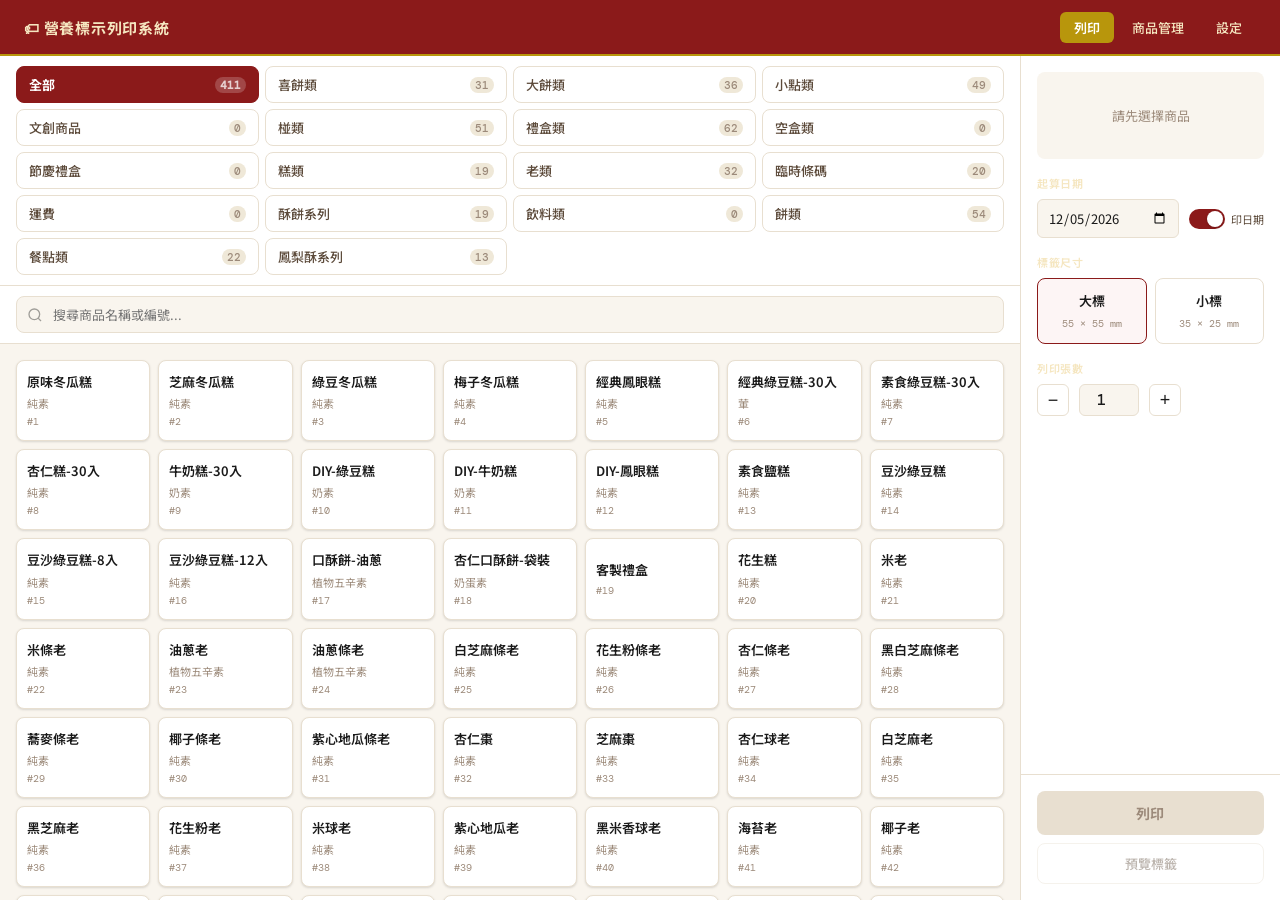
<file: index.html>
<!DOCTYPE html>
<html lang="zh-TW">
<head>
<meta charset="UTF-8">
<meta name="viewport" content="width=device-width, initial-scale=1.0">
<title>營養標示列印系統</title>
<link rel="preconnect" href="https://fonts.googleapis.com">
<link href="https://fonts.googleapis.com/css2?family=Noto+Sans+TC:wght@400;500;600;700&family=DM+Mono:wght@400;500&display=swap" rel="stylesheet">
<link rel="stylesheet" href="style.css?v=15">
</head>
<body>
<div id="app">

  <!-- Top Bar -->
  <div class="topbar">
    <span class="topbar-title">🏷 營養標示列印系統</span>
    <div class="topbar-nav">
      <button class="nav-btn active" onclick="showView('pos')">列印</button>
      <button class="nav-btn" onclick="showView('admin')">商品管理</button>
      <button class="nav-btn" onclick="showView('settings')">設定</button>
    </div>
  </div>

  <div class="main">
    <!-- POS View -->
    <div id="pos-view">
      <!-- Products panel: categories on top, grid below -->
      <div class="product-panel">
        <div class="cat-panel" id="cat-panel"></div>
        <div class="search-bar">
          <input class="search-input" id="search-input" type="text" placeholder="搜尋商品名稱或編號..." oninput="renderProducts()">
        </div>
        <div class="product-grid" id="product-grid"></div>
      </div>

      <!-- Print Panel -->
      <div class="print-panel">
        <div class="print-body">
          <div class="selected-product-info" id="selected-info">
            <div style="color:var(--text-muted);font-size:13px;text-align:center;padding:20px 0;">請先選擇商品</div>
          </div>

          <div class="form-group">
            <label class="form-label">起算日期</label>
            <div style="display:flex;align-items:center;gap:10px;">
              <input class="field-input" type="date" id="start-date" style="flex:1;">
              <label class="toggle-wrap" style="flex-shrink:0;">
                <div class="toggle">
                  <input type="checkbox" id="show-expiry" checked>
                  <div class="toggle-track"></div>
                  <div class="toggle-thumb"></div>
                </div>
                <span class="toggle-label">印日期</span>
              </label>
            </div>
          </div>

          <div class="form-group">
            <label class="form-label">標籤尺寸</label>
            <div class="label-type-grid">
              <button class="label-type-btn active" id="btn-large" onclick="selectSize('large')">
                <span class="size-name">大標</span>
                <span class="size-dim">55 × 55 mm</span>
              </button>
              <button class="label-type-btn" id="btn-small" onclick="selectSize('small')">
                <span class="size-name">小標</span>
                <span class="size-dim">35 × 25 mm</span>
              </button>
            </div>
            <div id="small-print-hint" style="display:none;font-size:11px;color:#d97706;margin-top:6px;padding:4px 8px;background:#fef3c7;border-radius:4px;">
              ⚠ 列印時請在對話框選「<b>橫向</b>」
            </div>
          </div>

          <div class="form-group">
            <label class="form-label">列印張數</label>
            <div class="qty-control">
              <button class="qty-btn" onclick="adjustQty(-1)">−</button>
              <input class="qty-input" id="qty-input" type="number" value="1" min="1" max="999">
              <button class="qty-btn" onclick="adjustQty(1)">+</button>
            </div>
          </div>
        </div>
        <div class="print-footer">
          <button class="print-btn" id="print-btn" onclick="doPrint()" disabled>列印</button>
          <button class="preview-btn" id="preview-btn" onclick="doPreview()" disabled>預覽標籤</button>
        </div>
      </div>
    </div>

    <!-- Settings View -->
    <div id="settings-view">
      <div class="settings-layout">
        <!-- Left: Controls -->
        <div class="settings-panel">
          <div class="settings-tabs">
            <button class="settings-tab-btn active" data-tab="large" onclick="showSettingsTab('large')">大標</button>
            <button class="settings-tab-btn" data-tab="small" onclick="showSettingsTab('small')">小標</button>
          </div>
          <div class="settings-form-wrap" id="settings-form"></div>
        </div>
        <!-- Right: Preview -->
        <div class="settings-preview-panel">
          <div class="settings-zoom-bar">
            <span class="preview-zoom-label">縮放</span>
            <input type="range" min="0.3" max="3" step="0.05" value="1"
              id="preview-zoom-slider" oninput="onPreviewZoom(+this.value)" class="preview-zoom-slider">
            <span class="preview-zoom-pct" id="preview-zoom-pct">100%</span>
          </div>
          <div class="settings-preview-scroll">
            <div class="settings-preview-title">即時預覽</div>
            <div id="settings-preview-container"></div>
          </div>
        </div>
      </div>
    </div>

    <!-- Admin View -->
    <div id="admin-view">
      <div class="admin-toolbar">
        <input class="admin-search" id="admin-search" type="text" placeholder="搜尋商品..." oninput="renderAdminTable()">
        <div class="admin-spacer"></div>
        <button class="btn btn-primary" onclick="openAddModal()">＋ 新增商品</button>
        <button class="btn" onclick="openUploadModal()">⬆ 上傳 Excel</button>
        <button class="btn" onclick="exportExcel()">⬇ 下載 Excel</button>
      </div>
      <div class="admin-table-wrap">
        <table class="data-table" id="admin-table">
          <thead>
            <tr>
              <th>編號</th>
              <th>商品名稱</th>
              <th>葷素別</th>
              <th>類別</th>
              <th>條碼格式</th>
              <th>條碼內容</th>
              <th>保存天數</th>
              <th>容量</th>
              <th>成分</th>
              <th>過敏原</th>
              <th>保存方式</th>
              <th>豬肉原產地</th>
              <th>每份重量(g)</th>
              <th>本包裝含幾份</th>
              <th>熱量(每份)</th>
              <th>蛋白質(每份)</th>
              <th>脂肪(每份)</th>
              <th>飽和脂肪(每份)</th>
              <th>反式脂肪(每份)</th>
              <th>碳水化合物(每份)</th>
              <th>糖(每份)</th>
              <th>鈉(每份)</th>
              <th>每包裝份數</th>
              <th>熱量(每100克)</th>
              <th>蛋白質(每100克)</th>
              <th>脂肪(每100克)</th>
              <th>飽和脂肪(每100克)</th>
              <th>反式脂肪(每100克)</th>
              <th>碳水化合物(每100克)</th>
              <th>糖(每100克)</th>
              <th>鈉(每100克)</th>
              <th></th>
            </tr>
          </thead>
          <tbody id="admin-tbody"></tbody>
        </table>
      </div>
    </div>
  </div>
</div>

<!-- Edit Modal -->
<div class="modal-overlay" id="edit-modal">
  <div class="modal">
    <div class="modal-header">
      <span class="modal-title" id="edit-modal-title">編輯商品</span>
      <button class="modal-close" onclick="closeEditModal()">✕</button>
    </div>
    <div class="modal-body">
      <div class="form-grid" id="edit-form-grid"></div>
    </div>
    <div class="modal-footer">
      <button class="btn" onclick="closeEditModal()">取消</button>
      <button class="btn btn-primary" onclick="saveEdit()">儲存</button>
    </div>
  </div>
</div>

<!-- Delete Confirm Modal -->
<div class="modal-overlay" id="delete-modal">
  <div class="modal" style="max-width:400px">
    <div class="modal-header">
      <span class="modal-title">刪除商品</span>
      <button class="modal-close" onclick="closeDeleteModal()">✕</button>
    </div>
    <div class="modal-body">
      <p style="margin:0;font-size:15px;color:var(--text-primary)">確定要刪除</p>
      <p style="margin:8px 0 0;font-size:16px;font-weight:600;color:#B91C1C" id="delete-modal-name"></p>
      <p style="margin:8px 0 0;font-size:13px;color:var(--text-secondary)">刪除後無法復原。</p>
    </div>
    <div class="modal-footer">
      <button class="btn" onclick="closeDeleteModal()">取消</button>
      <button class="btn" style="background:#B91C1C;color:#fff;border-color:#B91C1C" onclick="confirmDelete()">確認刪除</button>
    </div>
  </div>
</div>

<!-- Upload Modal -->
<div class="modal-overlay" id="upload-modal">
  <div class="modal" style="max-width:460px">
    <div class="modal-header">
      <span class="modal-title">上傳 Excel</span>
      <button class="modal-close" onclick="closeUploadModal()">✕</button>
    </div>
    <div class="modal-body">
      <div class="upload-zone" id="upload-zone" onclick="document.getElementById('file-input').click()"
           ondragover="handleDragOver(event)" ondragleave="handleDragLeave(event)" ondrop="handleDrop(event)">
        <div class="upload-icon">📊</div>
        <div class="upload-text">點擊或拖曳 Excel 檔案至此</div>
        <div class="upload-sub">.xlsx 格式，欄位需與系統相符</div>
      </div>
      <input type="file" id="file-input" accept=".xlsx" style="display:none" onchange="handleFileInput(event)">
      <div id="upload-status" style="margin-top:12px;font-size:13px;color:var(--text-secondary);"></div>
      <div style="margin-top:16px;padding:12px;background:var(--bg);border-radius:var(--radius);font-size:12px;color:var(--text-muted);line-height:1.6;">
        ⚠️ 上傳後將<strong>完全取代</strong>現有資料。<br>建議先下載備份再上傳。
      </div>
    </div>
    <div class="modal-footer">
      <button class="btn" onclick="closeUploadModal()">取消</button>
      <button class="btn btn-primary" id="confirm-upload-btn" onclick="confirmUpload()" disabled>確認上傳</button>
    </div>
  </div>
</div>

<!-- Preview Overlay -->
<div class="preview-overlay" id="preview-overlay">
  <button class="preview-close" onclick="closePreview()" style="position:fixed;top:20px;right:20px;">✕</button>
  <div class="preview-container" id="preview-container">
    <div class="preview-label" id="preview-label"></div>
    <div id="preview-labels-wrap"></div>
    <div class="preview-actions">
      <button class="btn btn-primary" onclick="doPrintFromPreview()">🖨 列印</button>
      <button class="btn" onclick="closePreview()">關閉</button>
    </div>
  </div>
</div>

<!-- Toast -->
<div class="toast" id="toast"></div>

<!-- Hidden print area -->
<div id="print-area" style="position:fixed;top:0;left:0;visibility:hidden;pointer-events:none;"></div>


<script src="data.js?v=9"></script>
<script src="app.js?v=8"></script>
<script src="label.js?v=18"></script>
<script src="print.js?v=13"></script>
<script src="admin.js?v=9"></script>
<script src="upload.js?v=6"></script>
<script src="settings.js?v=8"></script>
</body>
</html>
</file>
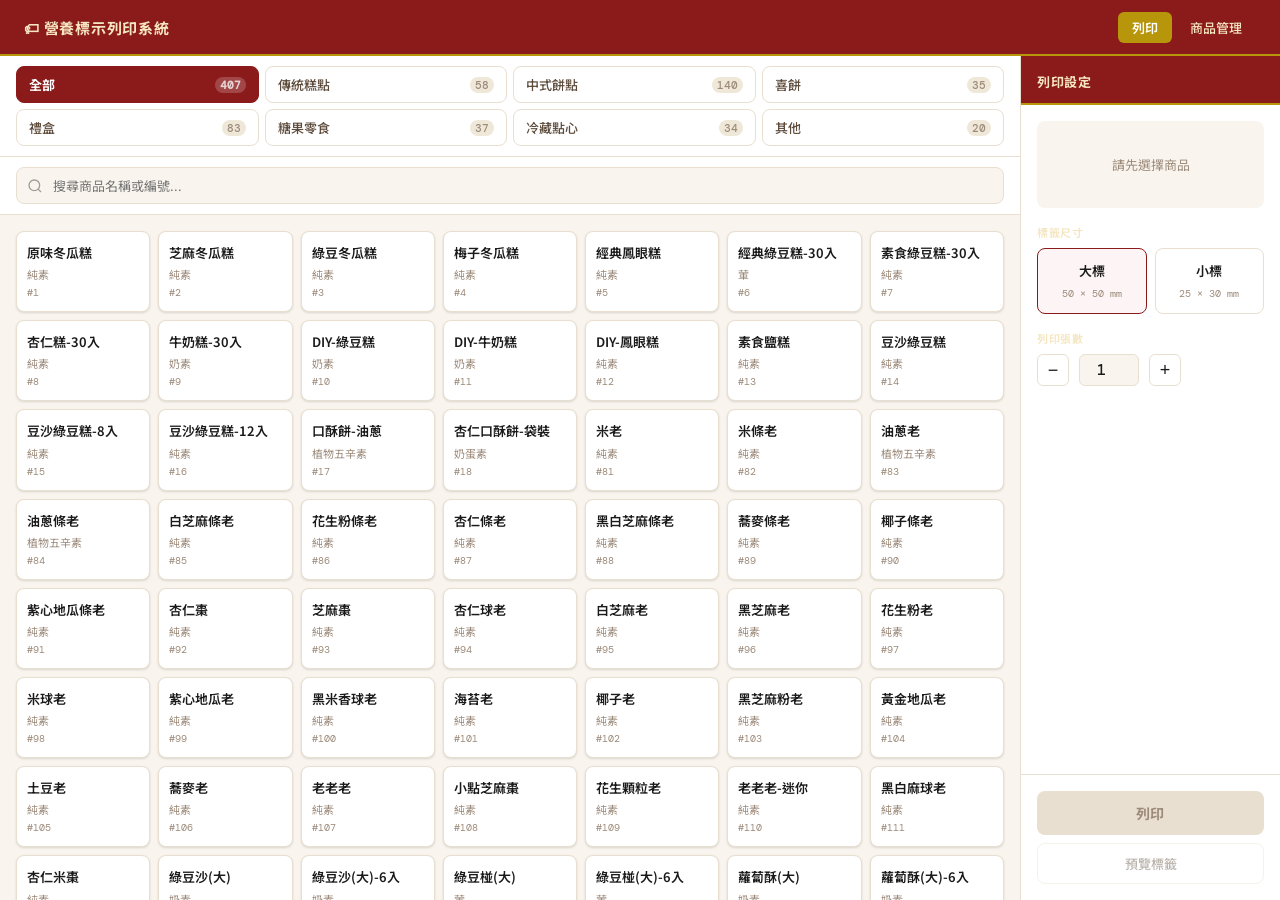
<file: nutrition_label_system.html>
<!DOCTYPE html>
<html lang="zh-TW">
<head>
<meta charset="UTF-8">
<meta name="viewport" content="width=device-width, initial-scale=1.0">
<title>營養標示列印系統</title>
<link rel="preconnect" href="https://fonts.googleapis.com">
<link href="https://fonts.googleapis.com/css2?family=Noto+Sans+TC:wght@400;500;600;700&family=DM+Mono:wght@400;500&display=swap" rel="stylesheet">
<style>
:root {
  --bg: #F9F5EE;
  --surface: #FFFFFF;
  --border: #E8DFD0;
  --text-primary: #1A1A1A;
  --text-secondary: #5C4A3A;
  --text-muted: #9C8A7A;
  --accent: #8B1A1A;
  --accent-light: #FDF5F5;
  --gold: #B8960C;
  --gold-light: #FBF5E0;
  --accent-hover: #6E1515;
  --cat-active: #1A1A1A;
  --cat-bg: #FFFFFF;
  --success: #2D7A4F;
  --radius: 8px;
  --shadow: 0 1px 3px rgba(0,0,0,0.08), 0 1px 2px rgba(0,0,0,0.06);
  --shadow-md: 0 4px 12px rgba(0,0,0,0.1);
}

* { box-sizing: border-box; margin: 0; padding: 0; }

body {
  font-family: 'Noto Sans TC', sans-serif;
  background: var(--bg);
  color: var(--text-primary);
  min-height: 100vh;
}

/* ── Layout ── */
#app { display: flex; flex-direction: column; height: 100vh; }

.topbar {
  background: #8B1A1A;
  border-bottom: 2px solid #B8960C;
  padding: 0 24px;
  height: 56px;
  display: flex;
  align-items: center;
  justify-content: space-between;
  flex-shrink: 0;
  z-index: 10;
}

.topbar-title {
  font-size: 15px;
  font-weight: 700;
  letter-spacing: 0.05em;
  color: #F5E6C0;
}

.topbar-nav {
  display: flex;
  gap: 4px;
}

.nav-btn {
  padding: 6px 14px;
  border-radius: 6px;
  border: none;
  background: transparent;
  font-family: inherit;
  font-size: 13px;
  font-weight: 500;
  color: #F5E6C0;
  cursor: pointer;
  transition: all 0.15s;
}
.nav-btn:hover { background: rgba(184,150,12,0.2); color: white; }
.nav-btn.active { background: #B8960C; color: white; font-weight: 600; }

.main { display: flex; flex: 1; overflow: hidden; }

/* ── POS View ── */
#pos-view { display: flex; flex-direction: row; width: 100%; overflow: hidden; }

/* Categories tab bar */
.cat-panel {
  flex-shrink: 0;
  background: var(--surface);
  border-bottom: 1px solid var(--border);
  padding: 10px 16px;
  display: grid;
  grid-template-columns: repeat(4, 1fr);
  gap: 6px;
}

.cat-btn {
  display: flex;
  align-items: center;
  justify-content: space-between;
  padding: 8px 12px;
  border: 1.5px solid #E8DFD0;
  border-radius: var(--radius);
  background: white;
  font-family: inherit;
  font-size: 13px;
  font-weight: 500;
  color: var(--text-secondary);
  cursor: pointer;
  transition: all 0.15s;
}
.cat-btn:hover { border-color: #B8960C; color: var(--text-primary); background: #FBF5E0; }
.cat-btn.active { border-color: #8B1A1A; background: #8B1A1A; color: white; font-weight: 700; }

.cat-count {
  font-size: 11px;
  font-family: 'DM Mono', monospace;
  opacity: 0.8;
  background: rgba(255,255,255,0.25);
  padding: 1px 5px;
  border-radius: 8px;
  margin-left: 6px;
}
.cat-btn:not(.active) .cat-count { background: #EFE8D8; color: var(--text-muted); opacity: 1; }

/* Center: products */
.product-panel {
  flex: 1;
  display: flex;
  flex-direction: column;
  overflow: hidden;
  background: var(--bg);
}

.search-bar {
  padding: 10px 16px;
  border-bottom: 1px solid var(--border);
  background: var(--surface);
}

.search-input {
  width: 100%;
  padding: 8px 12px 8px 36px;
  border: 1px solid var(--border);
  border-radius: var(--radius);
  font-family: inherit;
  font-size: 13px;
  background: var(--bg);
  color: var(--text-primary);
  outline: none;
  transition: border-color 0.15s;
  background-image: url("data:image/svg+xml,%3Csvg xmlns='http://www.w3.org/2000/svg' width='16' height='16' viewBox='0 0 24 24' fill='none' stroke='%23A09E99' stroke-width='2'%3E%3Ccircle cx='11' cy='11' r='8'/%3E%3Cpath d='m21 21-4.35-4.35'/%3E%3C/svg%3E");
  background-repeat: no-repeat;
  background-position: 10px center;
}
.search-input:focus { border-color: #8B1A1A; background-color: white; }

.product-grid {
  flex: 1;
  overflow-y: auto;
  padding: 16px;
  display: grid;
  grid-template-columns: repeat(auto-fill, minmax(120px, 1fr));
  gap: 8px;
  align-content: start;
}

.product-btn {
  padding: 12px 10px;
  border: 1px solid var(--border);
  border-radius: var(--radius);
  background: var(--surface);
  cursor: pointer;
  font-family: inherit;
  text-align: left;
  transition: all 0.15s;
  box-shadow: var(--shadow);
}
.product-btn:hover {
  border-color: var(--accent);
  box-shadow: 0 0 0 2px var(--accent-light);
  transform: translateY(-1px);
}
.product-btn.selected {
  border-color: var(--accent);
  background: var(--accent-light);
  box-shadow: 0 0 0 2px var(--accent);
}
.product-name {
  font-size: 13px;
  font-weight: 600;
  color: var(--text-primary);
  line-height: 1.4;
  margin-bottom: 4px;
}
.product-sub {
  font-size: 11px;
  color: var(--text-muted);
}
.product-code {
  font-size: 10px;
  font-family: 'DM Mono', monospace;
  color: var(--text-muted);
  margin-top: 4px;
}

/* Right: print panel */
.print-panel {
  width: 260px;
  flex-shrink: 0;
  background: var(--surface);
  border-left: 1px solid var(--border);
  display: flex;
  flex-direction: column;
  overflow: hidden;
}

.print-header {
  padding: 16px 16px 12px;
  background: #8B1A1A;
  border-bottom: 2px solid #B8960C;
  background: #8B1A1A;
}

.print-header h3 {
  font-size: 13px;
  font-weight: 700;
  color: #F5E6C0;
  letter-spacing: 0.05em;
  text-transform: uppercase;
}

.print-body { flex: 1; overflow-y: auto; padding: 16px; }

.selected-product-info {
  background: var(--bg);
  border-radius: var(--radius);
  padding: 14px;
  margin-bottom: 16px;
}

.selected-product-info .name {
  font-size: 15px;
  font-weight: 700;
  color: var(--text-primary);
  margin-bottom: 4px;
  line-height: 1.4;
}
.selected-product-info .sub {
  font-size: 12px;
  color: var(--text-secondary);
  margin-bottom: 8px;
}
.selected-product-info .barcode {
  font-family: 'DM Mono', monospace;
  font-size: 11px;
  color: var(--text-muted);
}

.form-group { margin-bottom: 16px; }
.form-label {
  display: block;
  font-size: 11px;
  font-weight: 600;
  color: #F5E6C0;
  letter-spacing: 0.06em;
  text-transform: uppercase;
  margin-bottom: 8px;
}

.label-type-grid {
  display: grid;
  grid-template-columns: 1fr 1fr;
  gap: 8px;
}

.label-type-btn {
  padding: 12px 8px;
  border: 1.5px solid var(--border);
  border-radius: var(--radius);
  background: var(--surface);
  cursor: pointer;
  font-family: inherit;
  text-align: center;
  transition: all 0.15s;
}
.label-type-btn:hover { border-color: var(--accent); }
.label-type-btn.active {
  border-color: var(--accent);
  background: var(--accent-light);
}
.label-type-btn .size-name {
  font-size: 13px;
  font-weight: 600;
  color: var(--text-primary);
  display: block;
  margin-bottom: 2px;
}
.label-type-btn .size-dim {
  font-size: 10px;
  color: var(--text-muted);
  font-family: 'DM Mono', monospace;
}

.qty-control {
  display: flex;
  align-items: center;
  gap: 10px;
}
.qty-btn {
  width: 32px;
  height: 32px;
  border: 1px solid var(--border);
  border-radius: 6px;
  background: var(--surface);
  font-size: 18px;
  font-weight: 300;
  cursor: pointer;
  display: flex;
  align-items: center;
  justify-content: center;
  color: var(--text-primary);
  transition: all 0.15s;
  line-height: 1;
}
.qty-btn:hover { background: var(--bg); border-color: var(--accent); }
.qty-input {
  width: 60px;
  height: 32px;
  text-align: center;
  border: 1px solid var(--border);
  border-radius: 6px;
  font-family: 'DM Mono', monospace;
  font-size: 15px;
  font-weight: 500;
  color: var(--text-primary);
  background: var(--bg);
  outline: none;
}
.qty-input:focus { border-color: var(--accent); background: white; }

.print-footer { padding: 16px; border-top: 1px solid var(--border); }

.print-btn {
  width: 100%;
  padding: 12px;
  background: var(--accent);
  color: white;
  border: none;
  border-radius: var(--radius);
  font-family: inherit;
  font-size: 14px;
  font-weight: 700;
  cursor: pointer;
  transition: all 0.15s;
  letter-spacing: 0.02em;
}
.print-btn:hover { background: var(--accent-hover); }
.print-btn:disabled {
  background: var(--border);
  color: var(--text-muted);
  cursor: not-allowed;
}

.preview-btn {
  width: 100%;
  padding: 10px;
  background: transparent;
  color: var(--text-secondary);
  border: 1px solid var(--border);
  border-radius: var(--radius);
  font-family: inherit;
  font-size: 13px;
  font-weight: 500;
  cursor: pointer;
  transition: all 0.15s;
  margin-top: 8px;
}
.preview-btn:hover { background: var(--bg); color: var(--text-primary); border-color: var(--text-muted); }
.preview-btn:disabled { opacity: 0.4; cursor: not-allowed; }

.empty-state {
  grid-column: 1/-1;
  text-align: center;
  padding: 60px 20px;
  color: var(--text-muted);
  font-size: 14px;
}

/* ── Admin View ── */
#admin-view {
  display: none;
  flex-direction: column;
  width: 100%;
  overflow: hidden;
  background: var(--bg);
}

.admin-toolbar {
  background: var(--surface);
  border-bottom: 1px solid var(--border);
  padding: 12px 24px;
  display: flex;
  align-items: center;
  gap: 10px;
  flex-wrap: wrap;
}

.admin-search {
  padding: 7px 12px 7px 34px;
  border: 1px solid var(--border);
  border-radius: var(--radius);
  font-family: inherit;
  font-size: 13px;
  background: var(--bg);
  outline: none;
  width: 240px;
  background-image: url("data:image/svg+xml,%3Csvg xmlns='http://www.w3.org/2000/svg' width='14' height='14' viewBox='0 0 24 24' fill='none' stroke='%23A09E99' stroke-width='2'%3E%3Ccircle cx='11' cy='11' r='8'/%3E%3Cpath d='m21 21-4.35-4.35'/%3E%3C/svg%3E");
  background-repeat: no-repeat;
  background-position: 10px center;
}
.admin-search:focus { border-color: var(--accent); background-color: white; }

.admin-spacer { flex: 1; }

.btn {
  padding: 7px 14px;
  border-radius: var(--radius);
  border: 1px solid var(--border);
  background: var(--surface);
  font-family: inherit;
  font-size: 13px;
  font-weight: 500;
  cursor: pointer;
  transition: all 0.15s;
  color: var(--text-primary);
  display: flex;
  align-items: center;
  gap: 6px;
}
.btn:hover { background: var(--bg); }
.btn-primary { background: var(--accent); color: white; border-color: var(--accent); }
.btn-primary:hover { background: #6E1515; border-color: var(--accent-hover); }

.admin-table-wrap {
  flex: 1;
  overflow: auto;
  padding: 16px 24px;
}

.data-table {
  width: 100%;
  border-collapse: collapse;
  background: var(--surface);
  border-radius: 10px;
  overflow: hidden;
  box-shadow: var(--shadow);
  font-size: 12px;
}
.data-table th {
  background: #8B1A1A;
  color: white;
  padding: 9px 12px;
  text-align: left;
  font-weight: 600;
  font-size: 11px;
  letter-spacing: 0.03em;
  white-space: nowrap;
  position: sticky;
  top: 0;
  z-index: 2;
}
/* Column group coloring for readability */
.data-table th:nth-child(n+5):nth-child(-n+11) { background: #6E1515; }
.data-table th:nth-child(n+12):nth-child(-n+16) { background: #5C3A0A; }
.data-table th:nth-child(n+17):nth-child(-n+26) { background: #3D6B2C; }
.data-table th:nth-child(n+27):nth-child(-n+35) { background: #7A5C1E; }
.data-table td {
  padding: 8px 12px;
  border-bottom: 1px solid var(--border);
  color: var(--text-primary);
  white-space: nowrap;
}
.data-table tr:last-child td { border-bottom: none; }
.data-table tr:hover td { background: #f9f8f6; }

.tag {
  display: inline-block;
  padding: 2px 8px;
  border-radius: 20px;
  font-size: 11px;
  font-weight: 500;
}
.tag-cat { background: #FBF5E0; color: #7A5C1E; }
.tag-pork { background: #FEF3C7; color: #92400E; }

/* Toggle switch */
.toggle-wrap {
  display: flex;
  align-items: center;
  gap: 6px;
  cursor: pointer;
}
.toggle {
  position: relative;
  width: 36px;
  height: 20px;
  flex-shrink: 0;
}
.toggle input { display: none; }
.toggle-track {
  position: absolute;
  inset: 0;
  border-radius: 20px;
  background: var(--border);
  transition: background 0.2s;
}
.toggle input:checked + .toggle-track { background: var(--accent); }
.toggle-thumb {
  position: absolute;
  top: 2px; left: 2px;
  width: 16px; height: 16px;
  border-radius: 50%;
  background: white;
  box-shadow: 0 1px 3px rgba(0,0,0,0.2);
  transition: left 0.2s;
}
.toggle input:checked ~ .toggle-thumb { left: 18px; }
.toggle-label { font-size: 11px; color: var(--text-secondary); white-space: nowrap; }

.edit-btn {
  padding: 4px 10px;
  border: 1px solid var(--border);
  border-radius: 5px;
  background: transparent;
  font-family: inherit;
  font-size: 12px;
  cursor: pointer;
  color: var(--text-secondary);
  transition: all 0.15s;
}
.edit-btn:hover { background: var(--bg); color: var(--text-primary); }

/* ── Modal ── */
.modal-overlay {
  display: none;
  position: fixed;
  inset: 0;
  background: rgba(0,0,0,0.4);
  z-index: 100;
  align-items: center;
  justify-content: center;
  padding: 20px;
}
.modal-overlay.open { display: flex; }

.modal {
  background: white;
  border-radius: 12px;
  width: 100%;
  max-width: 680px;
  max-height: 90vh;
  display: flex;
  flex-direction: column;
  box-shadow: 0 20px 60px rgba(0,0,0,0.2);
}

.modal-header {
  padding: 20px 24px 16px;
  border-bottom: 1px solid var(--border);
  display: flex;
  align-items: center;
  justify-content: space-between;
}
.modal-title { font-size: 16px; font-weight: 700; }
.modal-close {
  width: 32px; height: 32px;
  border: none; background: var(--bg);
  border-radius: 6px;
  cursor: pointer;
  font-size: 16px;
  display: flex; align-items: center; justify-content: center;
  color: var(--text-secondary);
}
.modal-close:hover { background: var(--border); }

.modal-body {
  flex: 1;
  overflow-y: auto;
  padding: 20px 24px;
}

.modal-footer {
  padding: 16px 24px;
  border-top: 1px solid var(--border);
  display: flex;
  gap: 8px;
  justify-content: flex-end;
}

/* Edit form */
.form-grid {
  display: grid;
  grid-template-columns: 1fr 1fr;
  gap: 14px;
}
.form-grid .full { grid-column: 1/-1; }

.field-group { display: flex; flex-direction: column; gap: 5px; }
.field-label {
  font-size: 11px;
  font-weight: 600;
  color: #F5E6C0;
  letter-spacing: 0.04em;
}
.field-input, .field-select, .field-textarea {
  padding: 8px 10px;
  border: 1px solid var(--border);
  border-radius: 6px;
  font-family: inherit;
  font-size: 13px;
  color: var(--text-primary);
  background: var(--bg);
  outline: none;
  transition: border-color 0.15s;
}
.field-input:focus, .field-select:focus, .field-textarea:focus {
  border-color: var(--accent);
  background: white;
}
.field-textarea { resize: vertical; min-height: 60px; }

/* Section divider in modal */
.section-divider {
  grid-column: 1/-1;
  padding: 8px 0 4px;
  font-size: 11px;
  font-weight: 700;
  color: var(--text-muted);
  letter-spacing: 0.08em;
  text-transform: uppercase;
  border-bottom: 1px solid var(--border);
  margin-bottom: 4px;
}

/* Print preview overlay */
.preview-overlay {
  display: none;
  position: fixed;
  inset: 0;
  background: rgba(0,0,0,0.5);
  z-index: 200;
  align-items: center;
  justify-content: center;
  padding: 20px;
  box-sizing: border-box;
}
.preview-overlay.open { display: flex; }

.preview-container {
  background: #F0F0F0;
  border-radius: 12px;
  padding: 24px;
  box-shadow: 0 20px 60px rgba(0,0,0,0.3);
  display: flex;
  flex-direction: column;
  align-items: center;
  gap: 16px;
  max-height: 90vh;
  max-width: 95vw;
  overflow: auto;
  box-sizing: border-box;
}
#preview-labels-wrap {
  display: flex;
  flex-wrap: wrap;
  gap: 16px;
  justify-content: center;
}

.preview-close {
  position: absolute;
  top: 20px; right: 20px;
  width: 36px; height: 36px;
  border-radius: 50%;
  background: white;
  border: none;
  font-size: 18px;
  cursor: pointer;
  display: flex; align-items: center; justify-content: center;
  box-shadow: 0 2px 8px rgba(0,0,0,0.15);
}

/* Label styles for print */
.label-wrapper {
  background: white;
  box-shadow: 0 2px 12px rgba(0,0,0,0.15);
  overflow: hidden;
}

/* ── Label base ── */
.label-large {
  width: 208px;
  height: 208px;
  padding: 6px;
  font-family: 'Noto Sans TC', sans-serif;
  display: flex;
  flex-direction: column;
  overflow: hidden;
  box-sizing: border-box;
}

/* Small label: 30mm x 25mm = 113.4px x 94.5px at 96dpi (landscape) */
.label-small {
  width: 114px;
  height: 95px;
  padding: 4px 6px;
  font-family: 'Noto Sans TC', sans-serif;
  display: flex;
  flex-direction: column;
  justify-content: space-between;
  overflow: hidden;
  box-sizing: border-box;
}

/* Small label content */
.label-small .sl-text {
  display: flex;
  flex-direction: column;
}
.label-small .sl-name {
  font-size: 12px;
  font-weight: 900;
  line-height: 1.2;
  color: #000;
  white-space: nowrap;
  overflow: hidden;
  text-overflow: ellipsis;
}
.label-small .sl-sub {
  font-size: 8.5px;
  color: #333;
  line-height: 1.3;
}
.label-small .sl-info {
  font-size: 8.5px;
  color: #000;
  line-height: 1.45;
  white-space: nowrap;
}
.label-small .sl-barcode-wrap {
  display: flex;
  flex-direction: column;
  align-items: center;
  flex-shrink: 0;
}
.label-small .sl-barcode-num {
  font-family: 'DM Mono', monospace;
  font-size: 5.5px;
  color: #000;
  letter-spacing: 0.5px;
  margin-top: 1px;
}

/* ── Large label 50x50mm = 189x189px ── */
.label-large {
  font-family: 'Noto Sans TC', sans-serif;
  display: flex;
  flex-direction: column;
  overflow: hidden;
  box-sizing: border-box;
}
.ll-header {
  display: flex;
  justify-content: space-between;
  align-items: baseline;
  margin-bottom: 2px;
}
.ll-name { font-size: 10px; font-weight: 400; color: #000; line-height: 1.2; }
.ll-sub  { font-size: 7.5px; color: #000; font-weight: 400; }
.ll-body { display: flex; gap: 3px; flex: 1; min-height: 0; overflow: hidden; }

/* Left column */
.ll-left {
  flex: 1;
  display: flex;
  flex-direction: column;
  font-size: 6px;
  color: #000;
  line-height: 1.45;
  min-width: 0;
  overflow: hidden;
}
.ll-left .ll-row { display: flex; flex-wrap: wrap; min-width: 0; }
.ll-left .ll-label { font-weight: 400; white-space: nowrap; flex-shrink: 0; }
.ll-left .ll-val { word-break: break-all; min-width: 0; flex: 1; }
.ll-divider { border: none; border-top: 0.5px solid #000; margin: 2px 0; }

/* Right column — nutrition */
.ll-right {
  width: 108px;
  flex-shrink: 0;
  display: flex;
  flex-direction: column;
  border: 1px solid #000;
}
.ll-nt-title {
  font-size: 6.5px;
  font-weight: 400;
  text-align: center;
  letter-spacing: 2.5px;
  padding: 1.5px 2px;
  border-bottom: 1px solid #000;
}
.ll-nt-serving {
  font-size: 5.5px;
  padding: 1px 3px;
  line-height: 1.5;
  border-bottom: 1px solid #000;
  white-space: nowrap;
}
.ll-nt-table {
  width: 100%;
  border-collapse: collapse;
  flex: 1;
}
.ll-nt-table tr { border-bottom: none; }
.ll-nt-table .nt-header-row { border-bottom: 0.5px solid #000; }
.ll-nt-table th {
  font-size: 5.5px;
  font-weight: 400;
  text-align: center;
  padding: 1px 2px;
  line-height: 1.3;
  white-space: nowrap;
}
.ll-nt-table .nt-header-row { border-bottom: 0.5px solid #000; }
.ll-nt-table td {
  font-size: 5.5px;
  padding: 1px 2px;
  line-height: 1.3;
  vertical-align: middle;
  white-space: nowrap;
}
.ll-nt-table .nt-label { font-weight: 400; white-space: nowrap; }
.ll-nt-table .nt-indent { padding-left: 6px; font-weight: 400; }
.ll-nt-table .nt-val { text-align: right; white-space: nowrap; }

/* Barcode */
.ll-barcode-wrap {
  display: flex;
  flex-direction: column;
  align-items: center;
  margin-top: 2px;
  flex-shrink: 0;
}
.ll-barcode-num {
  font-family: 'DM Mono', monospace;
  font-size: 6px;
  letter-spacing: 1.5px;
  margin-top: 1px;
}

.preview-actions {
  display: flex;
  gap: 10px;
}

.preview-label {
  font-size: 12px;
  color: #666;
  text-align: center;
}

/* Upload modal */
.upload-zone {
  border: 2px dashed var(--border);
  border-radius: var(--radius);
  padding: 40px;
  text-align: center;
  cursor: pointer;
  transition: all 0.15s;
}
.upload-zone:hover, .upload-zone.dragover {
  border-color: var(--accent);
  background: var(--accent-light);
}
.upload-icon { font-size: 36px; margin-bottom: 12px; }
.upload-text { font-size: 14px; color: var(--text-secondary); }
.upload-sub { font-size: 12px; color: var(--text-muted); margin-top: 4px; }

.toast {
  position: fixed;
  bottom: 24px;
  right: 24px;
  background: #8B1A1A;
  color: white;
  padding: 10px 18px;
  border-radius: var(--radius);
  font-size: 13px;
  font-weight: 500;
  box-shadow: var(--shadow-md);
  z-index: 999;
  opacity: 0;
  transform: translateY(8px);
  transition: all 0.2s;
  pointer-events: none;
}
.toast.show { opacity: 1; transform: translateY(0); }
.toast.success { background: var(--success); }
.toast.error { background: #B91C1C; }

/* ── Print CSS ── */
@media print {
  body * { visibility: hidden !important; }
  #print-area, #print-area * { visibility: visible !important; }
  #print-area {
    position: fixed;
    top: 0; left: 0;
    width: 100%;
    display: flex !important;
    visibility: visible !important;
    flex-wrap: wrap;
    gap: 4mm;
    padding: 4mm;
    background: white;
  }
  .label-wrapper { box-shadow: none !important; page-break-inside: avoid; }
}

/* ── Responsive (mobile) ── */
@media (max-width: 600px) {
  #pos-view {
    flex-direction: column;
  }
  .print-panel {
    width: 100%;
    border-left: none;
    border-top: 1px solid var(--border);
    flex-shrink: 0;
    max-height: 200px;
  }
  .print-body {
    display: flex;
    flex-direction: row;
    flex-wrap: wrap;
    gap: 8px;
    padding: 10px;
    align-items: center;
  }
  .selected-product-info { flex: 1; min-width: 100px; }
  .size-toggle { flex-shrink: 0; }
  .qty-row { flex-shrink: 0; }
  .print-actions {
    display: flex;
    gap: 8px;
    width: 100%;
  }
  .print-actions .btn-primary,
  .print-actions .preview-btn { flex: 1; }
  .cat-panel { grid-template-columns: repeat(4, 1fr); }
  .print-footer {
    display: flex;
    gap: 8px;
    padding: 10px 12px;
  }
  .print-btn, .preview-btn { flex: 1; }
  .print-body { overflow-y: auto; }
}
</style>
</head>
<body>
<div id="app">

  <!-- Top Bar -->
  <div class="topbar">
    <span class="topbar-title">🏷 營養標示列印系統</span>
    <div class="topbar-nav">
      <button class="nav-btn active" onclick="showView('pos')">列印</button>
      <button class="nav-btn" onclick="showView('admin')">商品管理</button>
    </div>
  </div>

  <div class="main">
    <!-- POS View -->
    <div id="pos-view">
      <!-- Products panel: categories on top, grid below -->
      <div class="product-panel">
        <div class="cat-panel" id="cat-panel"></div>
        <div class="search-bar">
          <input class="search-input" id="search-input" type="text" placeholder="搜尋商品名稱或編號..." oninput="renderProducts()">
        </div>
        <div class="product-grid" id="product-grid"></div>
      </div>

      <!-- Print Panel -->
      <div class="print-panel">
        <div class="print-header"><h3>列印設定</h3></div>
        <div class="print-body">
          <div class="selected-product-info" id="selected-info">
            <div style="color:var(--text-muted);font-size:13px;text-align:center;padding:20px 0;">請先選擇商品</div>
          </div>

          <div class="form-group">
            <label class="form-label">標籤尺寸</label>
            <div class="label-type-grid">
              <button class="label-type-btn active" id="btn-large" onclick="selectSize('large')">
                <span class="size-name">大標</span>
                <span class="size-dim">50 × 50 mm</span>
              </button>
              <button class="label-type-btn" id="btn-small" onclick="selectSize('small')">
                <span class="size-name">小標</span>
                <span class="size-dim">25 × 30 mm</span>
              </button>
            </div>
          </div>

          <div class="form-group">
            <label class="form-label">列印張數</label>
            <div class="qty-control">
              <button class="qty-btn" onclick="adjustQty(-1)">−</button>
              <input class="qty-input" id="qty-input" type="number" value="1" min="1" max="999">
              <button class="qty-btn" onclick="adjustQty(1)">+</button>
            </div>
          </div>
        </div>
        <div class="print-footer">
          <button class="print-btn" id="print-btn" onclick="doPrint()" disabled>列印</button>
          <button class="preview-btn" id="preview-btn" onclick="doPreview()" disabled>預覽標籤</button>
        </div>
      </div>
    </div>

    <!-- Admin View -->
    <div id="admin-view">
      <div class="admin-toolbar">
        <input class="admin-search" id="admin-search" type="text" placeholder="搜尋商品..." oninput="renderAdminTable()">
        <div class="admin-spacer"></div>
        <button class="btn" onclick="openUploadModal()">⬆ 上傳 Excel</button>
        <button class="btn" onclick="exportExcel()">⬇ 下載 Excel</button>
      </div>
      <div class="admin-table-wrap">
        <table class="data-table" id="admin-table">
          <thead>
            <tr>
              <th>編號</th>
              <th>商品名稱</th>
              <th>副名稱</th>
              <th>類別</th>
              <th>條碼格式</th>
              <th>條碼內容</th>
              <th>標籤格式</th>
              <th>保存天數</th>
              <th>淨重(g)</th>
              <th>現行單位</th>
              <th>扣重(Kg)</th>
              <th>成分</th>
              <th>過敏原</th>
              <th>保存方式</th>
              <th>豬肉原產地</th>
              <th>每份重量(g)</th>
              <th>本包裝含幾份</th>
              <th>熱量(每份)</th>
              <th>蛋白質(每份)</th>
              <th>脂肪(每份)</th>
              <th>飽和脂肪(每份)</th>
              <th>反式脂肪(每份)</th>
              <th>碳水化合物(每份)</th>
              <th>糖(每份)</th>
              <th>鈉(每份)</th>
              <th>每包裝份數</th>
              <th>熱量(每100克)</th>
              <th>蛋白質(每100克)</th>
              <th>脂肪(每100克)</th>
              <th>飽和脂肪(每100克)</th>
              <th>反式脂肪(每100克)</th>
              <th>碳水化合物(每100克)</th>
              <th>糖(每100克)</th>
              <th>鈉(每100克)</th>
              <th></th>
            </tr>
          </thead>
          <tbody id="admin-tbody"></tbody>
        </table>
      </div>
    </div>
  </div>
</div>

<!-- Edit Modal -->
<div class="modal-overlay" id="edit-modal">
  <div class="modal">
    <div class="modal-header">
      <span class="modal-title" id="edit-modal-title">編輯商品</span>
      <button class="modal-close" onclick="closeEditModal()">✕</button>
    </div>
    <div class="modal-body">
      <div class="form-grid" id="edit-form-grid"></div>
    </div>
    <div class="modal-footer">
      <button class="btn" onclick="closeEditModal()">取消</button>
      <button class="btn btn-primary" onclick="saveEdit()">儲存</button>
    </div>
  </div>
</div>

<!-- Upload Modal -->
<div class="modal-overlay" id="upload-modal">
  <div class="modal" style="max-width:460px">
    <div class="modal-header">
      <span class="modal-title">上傳 Excel</span>
      <button class="modal-close" onclick="closeUploadModal()">✕</button>
    </div>
    <div class="modal-body">
      <div class="upload-zone" id="upload-zone" onclick="document.getElementById('file-input').click()"
           ondragover="handleDragOver(event)" ondragleave="handleDragLeave(event)" ondrop="handleDrop(event)">
        <div class="upload-icon">📊</div>
        <div class="upload-text">點擊或拖曳 Excel 檔案至此</div>
        <div class="upload-sub">.xlsx 格式，欄位需與系統相符</div>
      </div>
      <input type="file" id="file-input" accept=".xlsx" style="display:none" onchange="handleFileInput(event)">
      <div id="upload-status" style="margin-top:12px;font-size:13px;color:var(--text-secondary);"></div>
      <div style="margin-top:16px;padding:12px;background:var(--bg);border-radius:var(--radius);font-size:12px;color:var(--text-muted);line-height:1.6;">
        ⚠️ 上傳後將<strong>完全取代</strong>現有資料。<br>建議先下載備份再上傳。
      </div>
    </div>
    <div class="modal-footer">
      <button class="btn" onclick="closeUploadModal()">取消</button>
      <button class="btn btn-primary" id="confirm-upload-btn" onclick="confirmUpload()" disabled>確認上傳</button>
    </div>
  </div>
</div>

<!-- Preview Overlay -->
<div class="preview-overlay" id="preview-overlay">
  <button class="preview-close" onclick="closePreview()" style="position:fixed;top:20px;right:20px;">✕</button>
  <div class="preview-container" id="preview-container">
    <div class="preview-label" id="preview-label"></div>
    <div id="preview-labels-wrap"></div>
    <div class="preview-actions">
      <button class="btn btn-primary" onclick="doPrintFromPreview()">🖨 列印</button>
      <button class="btn" onclick="closePreview()">關閉</button>
    </div>
  </div>
</div>

<!-- Toast -->
<div class="toast" id="toast"></div>

<!-- Hidden print area -->
<div id="print-area" style="position:fixed;top:0;left:0;visibility:hidden;pointer-events:none;"></div>

<script>
// ── Data ──
const PRODUCTS_KEY = 'nls_products_v1';
const BUILTIN = [{"商品編號":1,"商品名稱":"原味冬瓜糕","商品名稱(副)":"純素","現行單位":3,"扣重(Kg)":0,"條碼格式":1,"條碼內容":"0030301","保存天數":5,"標籤格式":"F2","成分":"成分:糯米粉,麻糬 砂糖,麥芽 ","過敏原":"過敏原:無","淨重(g)":250,"保存方式":"商品請放置陰涼處保存","每份重量(公克)":10,"本包裝含幾份":25,"熱量(每份)":36.5,"蛋白質(每份)":0,"脂肪(每份)":0.5,"飽和脂肪(每份)":0,"反式脂肪(每份)":0,"碳水化合物(每份)":8,"糖(每份)":2,"鈉(每份)":1,"每包裝份數":null,"類別":"傳統糕點","熱量(每100克)":365,"蛋白質(每100克)":0,"脂肪(每100克)":5,"飽和脂肪(每100克)":0,"反式脂肪(每100克)":0,"碳水化合物(每100克)":80,"糖(每100克)":20,"鈉(每100克)":10,"豬肉原產地":"否"},{"商品編號":2,"商品名稱":"芝麻冬瓜糕","商品名稱(副)":"純素","現行單位":3,"扣重(Kg)":0,"條碼格式":1,"條碼內容":"0030311","保存天數":5,"標籤格式":"F2","成分":"成分:糯米粉,麻糬 砂糖,麥芽,芝麻","過敏原":"過敏原:芝麻","淨重(g)":250,"保存方式":"商品請放置陰涼處保存","每份重量(公克)":10,"本包裝含幾份":25,"熱量(每份)":84.5,"蛋白質(每份)":0,"脂肪(每份)":0.5,"飽和脂肪(每份)":0,"反式脂肪(每份)":0,"碳水化合物(每份)":20,"糖(每份)":5,"鈉(每份)":3,"每包裝份數":null,"類別":"傳統糕點","熱量(每100克)":845,"蛋白質(每100克)":0,"脂肪(每100克)":5,"飽和脂肪(每100克)":0,"反式脂肪(每100克)":0,"碳水化合物(每100克)":200,"糖(每100克)":50,"鈉(每100克)":30,"豬肉原產地":"否"},{"商品編號":3,"商品名稱":"綠豆冬瓜糕","商品名稱(副)":"純素","現行單位":3,"扣重(Kg)":0,"條碼格式":1,"條碼內容":"0030321","保存天數":5,"標籤格式":"F2","成分":"成分:糯米粉,麻糬 砂糖,麥芽,綠豆粉","過敏原":"過敏原:無","淨重(g)":250,"保存方式":"商品請放置陰涼處保存","每份重量(公克)":10,"本包裝含幾份":25,"熱量(每份)":36.5,"蛋白質(每份)":0,"脂肪(每份)":0.5,"飽和脂肪(每份)":0,"反式脂肪(每份)":0,"碳水化合物(每份)":8,"糖(每份)":2,"鈉(每份)":1,"每包裝份數":null,"類別":"傳統糕點","熱量(每100克)":365,"蛋白質(每100克)":0,"脂肪(每100克)":5,"飽和脂肪(每100克)":0,"反式脂肪(每100克)":0,"碳水化合物(每100克)":80,"糖(每100克)":20,"鈉(每100克)":10,"豬肉原產地":"否"},{"商品編號":4,"商品名稱":"梅子冬瓜糕","商品名稱(副)":"純素","現行單位":3,"扣重(Kg)":0,"條碼格式":1,"條碼內容":"0030331","保存天數":5,"標籤格式":"F2","成分":"成分:糯米粉,麻糬 砂糖,麥芽,梅子粉","過敏原":"過敏原:無","淨重(g)":250,"保存方式":"商品請放置陰涼處保存","每份重量(公克)":10,"本包裝含幾份":25,"熱量(每份)":36.5,"蛋白質(每份)":0,"脂肪(每份)":0.5,"飽和脂肪(每份)":0,"反式脂肪(每份)":0,"碳水化合物(每份)":8,"糖(每份)":2,"鈉(每份)":1,"每包裝份數":null,"類別":"傳統糕點","熱量(每100克)":365,"蛋白質(每100克)":0,"脂肪(每100克)":5,"飽和脂肪(每100克)":0,"反式脂肪(每100克)":0,"碳水化合物(每100克)":80,"糖(每100克)":20,"鈉(每100克)":10,"豬肉原產地":"否"},{"商品編號":5,"商品名稱":"經典鳳眼糕","商品名稱(副)":"純素","現行單位":3,"扣重(Kg)":0,"條碼格式":1,"條碼內容":"0030263","保存天數":30,"標籤格式":"F1","成分":null,"過敏原":null,"淨重(g)":null,"保存方式":"商品請放置陰涼處保存","每份重量(公克)":null,"本包裝含幾份":null,"熱量(每份)":null,"蛋白質(每份)":null,"脂肪(每份)":null,"飽和脂肪(每份)":null,"反式脂肪(每份)":null,"碳水化合物(每份)":null,"糖(每份)":null,"鈉(每份)":null,"每包裝份數":"·","類別":"傳統糕點","熱量(每100克)":null,"蛋白質(每100克)":null,"脂肪(每100克)":null,"飽和脂肪(每100克)":null,"反式脂肪(每100克)":null,"碳水化合物(每100克)":null,"糖(每100克)":null,"鈉(每100克)":null,"豬肉原產地":"否"},{"商品編號":6,"商品名稱":"經典綠豆糕-30入","商品名稱(副)":"葷","現行單位":3,"扣重(Kg)":0,"條碼格式":1,"條碼內容":"0030113","保存天數":30,"標籤格式":"F1","成分":"成分:米粉,麵粉,綠豆粉,豬油,綿白糖","過敏原":"過敏原:無","淨重(g)":450,"保存方式":"商品請放置陰涼處保存","每份重量(公克)":15,"本包裝含幾份":30,"熱量(每份)":66.6,"蛋白質(每份)":1.1,"脂肪(每份)":2.4,"飽和脂肪(每份)":0.5,"反式脂肪(每份)":0.03,"碳水化合物(每份)":10.2,"糖(每份)":3.3,"鈉(每份)":5.1,"每包裝份數":null,"類別":"傳統糕點","熱量(每100克)":444,"蛋白質(每100克)":7,"脂肪(每100克)":16,"飽和脂肪(每100克)":3,"反式脂肪(每100克)":0.2,"碳水化合物(每100克)":68,"糖(每100克)":22,"鈉(每100克)":34,"豬肉原產地":"是"},{"商品編號":7,"商品名稱":"素食綠豆糕-30入","商品名稱(副)":"純素","現行單位":3,"扣重(Kg)":0,"條碼格式":1,"條碼內容":"0030103","保存天數":30,"標籤格式":"F1","成分":"成分:米粉,麵粉,綠豆粉,花生油,綿白糖","過敏原":"過敏原:花生","淨重(g)":450,"保存方式":"商品請放置陰涼處保存","每份重量(公克)":15,"本包裝含幾份":30,"熱量(每份)":66.6,"蛋白質(每份)":1.1,"脂肪(每份)":2.4,"飽和脂肪(每份)":0.5,"反式脂肪(每份)":0,"碳水化合物(每份)":10.2,"糖(每份)":3.2,"鈉(每份)":6.2,"每包裝份數":null,"類別":"傳統糕點","熱量(每100克)":444,"蛋白質(每100克)":7,"脂肪(每100克)":16,"飽和脂肪(每100克)":3,"反式脂肪(每100克)":0,"碳水化合物(每100克)":68,"糖(每100克)":21,"鈉(每100克)":41,"豬肉原產地":"否"},{"商品編號":8,"商品名稱":"杏仁糕-30入","商品名稱(副)":"純素","現行單位":3,"扣重(Kg)":0,"條碼格式":1,"條碼內容":"0030133","保存天數":30,"標籤格式":"F1","成分":"成分:米粉,麵粉,杏仁粉,沙拉油,綿白糖","過敏原":"過敏原:無","淨重(g)":450,"保存方式":"商品請放置陰涼處保存","每份重量(公克)":15,"本包裝含幾份":30,"熱量(每份)":66.8,"蛋白質(每份)":0.8,"脂肪(每份)":2.6,"飽和脂肪(每份)":0.5,"反式脂肪(每份)":0,"碳水化合物(每份)":10.2,"糖(每份)":3.5,"鈉(每份)":5.4,"每包裝份數":null,"類別":"傳統糕點","熱量(每100克)":445,"蛋白質(每100克)":5,"脂肪(每100克)":17,"飽和脂肪(每100克)":3,"反式脂肪(每100克)":0,"碳水化合物(每100克)":68,"糖(每100克)":23,"鈉(每100克)":36,"豬肉原產地":"否"},{"商品編號":9,"商品名稱":"牛奶糕-30入","商品名稱(副)":"奶素","現行單位":3,"扣重(Kg)":0,"條碼格式":1,"條碼內容":"0030143","保存天數":30,"標籤格式":"F1","成分":"成分:米粉,麵粉,牛奶粉,沙拉油,綿白糖","過敏原":"過敏原:奶","淨重(g)":450,"保存方式":"商品請放置陰涼處保存","每份重量(公克)":15,"本包裝含幾份":30,"熱量(每份)":61.5,"蛋白質(每份)":3,"脂肪(每份)":2,"飽和脂肪(每份)":0.2,"反式脂肪(每份)":0.03,"碳水化合物(每份)":9,"糖(每份)":3,"鈉(每份)":12.9,"每包裝份數":null,"類別":"傳統糕點","熱量(每100克)":410,"蛋白質(每100克)":20,"脂肪(每100克)":10,"飽和脂肪(每100克)":1,"反式脂肪(每100克)":0.2,"碳水化合物(每100克)":60,"糖(每100克)":20,"鈉(每100克)":86,"豬肉原產地":"否"},{"商品編號":10,"商品名稱":"DIY-綠豆糕","商品名稱(副)":"奶素","現行單位":3,"扣重(Kg)":0,"條碼格式":1,"條碼內容":"0030180","保存天數":30,"標籤格式":"F2","成分":"成分:綠豆粉,奶粉,米粉,麵粉,花生油,大豆油,砂糖","過敏原":"過敏原:小麥麵粉,花生,大豆製品","淨重(g)":200,"保存方式":"商品請放置陰涼處保存","每份重量(公克)":15,"本包裝含幾份":13,"熱量(每份)":67,"蛋白質(每份)":1,"脂肪(每份)":2,"飽和脂肪(每份)":0,"反式脂肪(每份)":0,"碳水化合物(每份)":11,"糖(每份)":3,"鈉(每份)":9,"每包裝份數":null,"類別":"傳統糕點","熱量(每100克)":448,"蛋白質(每100克)":6,"脂肪(每100克)":16,"飽和脂肪(每100克)":1,"反式脂肪(每100克)":0,"碳水化合物(每100克)":70,"糖(每100克)":23,"鈉(每100克)":60,"豬肉原產地":"否"},{"商品編號":11,"商品名稱":"DIY-牛奶糕","商品名稱(副)":"奶素","現行單位":3,"扣重(Kg)":0,"條碼格式":1,"條碼內容":"0030180","保存天數":30,"標籤格式":"F1","成分":null,"過敏原":null,"淨重(g)":null,"保存方式":"商品請放置陰涼處保存","每份重量(公克)":null,"本包裝含幾份":null,"熱量(每份)":null,"蛋白質(每份)":null,"脂肪(每份)":null,"飽和脂肪(每份)":null,"反式脂肪(每份)":null,"碳水化合物(每份)":null,"糖(每份)":null,"鈉(每份)":null,"每包裝份數":null,"類別":"傳統糕點","熱量(每100克)":null,"蛋白質(每100克)":null,"脂肪(每100克)":null,"飽和脂肪(每100克)":null,"反式脂肪(每100克)":null,"碳水化合物(每100克)":null,"糖(每100克)":null,"鈉(每100克)":null,"豬肉原產地":"否"},{"商品編號":12,"商品名稱":"DIY-鳳眼糕","商品名稱(副)":"純素","現行單位":3,"扣重(Kg)":0,"條碼格式":1,"條碼內容":"0030271","保存天數":30,"標籤格式":"F1","成分":null,"過敏原":null,"淨重(g)":null,"保存方式":"商品請放置陰涼處保存","每份重量(公克)":null,"本包裝含幾份":null,"熱量(每份)":null,"蛋白質(每份)":null,"脂肪(每份)":null,"飽和脂肪(每份)":null,"反式脂肪(每份)":null,"碳水化合物(每份)":null,"糖(每份)":null,"鈉(每份)":null,"每包裝份數":null,"類別":"傳統糕點","熱量(每100克)":null,"蛋白質(每100克)":null,"脂肪(每100克)":null,"飽和脂肪(每100克)":null,"反式脂肪(每100克)":null,"碳水化合物(每100克)":null,"糖(每100克)":null,"鈉(每100克)":null,"豬肉原產地":"否"},{"商品編號":13,"商品名稱":"素食鹽糕","商品名稱(副)":"純素","現行單位":3,"扣重(Kg)":0,"條碼格式":1,"條碼內容":"0030411","保存天數":30,"標籤格式":"F1","成分":"成分:米粉,白糖,鹽,五香粉","過敏原":"過敏原:無","淨重(g)":90,"保存方式":"商品請放置陰涼處保存","每份重量(公克)":15,"本包裝含幾份":6,"熱量(每份)":56.4,"蛋白質(每份)":0.45,"脂肪(每份)":0,"飽和脂肪(每份)":0,"反式脂肪(每份)":0,"碳水化合物(每份)":13.65,"糖(每份)":4.65,"鈉(每份)":7.8,"每包裝份數":null,"類別":"傳統糕點","熱量(每100克)":376,"蛋白質(每100克)":3,"脂肪(每100克)":0,"飽和脂肪(每100克)":0,"反式脂肪(每100克)":0,"碳水化合物(每100克)":91,"糖(每100克)":31,"鈉(每100克)":52,"豬肉原產地":"否"},{"商品編號":14,"商品名稱":"豆沙綠豆糕","商品名稱(副)":"純素","現行單位":3,"扣重(Kg)":0,"條碼格式":1,"條碼內容":"0030400","保存天數":60,"標籤格式":"F1","成分":null,"過敏原":null,"淨重(g)":null,"保存方式":"商品請放置陰涼處保存","每份重量(公克)":null,"本包裝含幾份":null,"熱量(每份)":null,"蛋白質(每份)":null,"脂肪(每份)":null,"飽和脂肪(每份)":null,"反式脂肪(每份)":null,"碳水化合物(每份)":null,"糖(每份)":null,"鈉(每份)":null,"每包裝份數":null,"類別":"傳統糕點","熱量(每100克)":null,"蛋白質(每100克)":null,"脂肪(每100克)":null,"飽和脂肪(每100克)":null,"反式脂肪(每100克)":null,"碳水化合物(每100克)":null,"糖(每100克)":null,"鈉(每100克)":null,"豬肉原產地":"否"},{"商品編號":15,"商品名稱":"豆沙綠豆糕-8入","商品名稱(副)":"純素","現行單位":3,"扣重(Kg)":0,"條碼格式":1,"條碼內容":"0030402","保存天數":60,"標籤格式":"F1","成分":"成分:綠豆粉,大豆沙拉油,糖,麻油(大豆油,芝麻油),豆沙(紅豆,黑豆,砂糖,海藻糖,麥芽糖,大豆油),鹽,食用色素藍色1號,食用色素黃色４號,己二烯酸鉀(防腐劑)","過敏原":"過敏原:芝麻製品","淨重(g)":280,"保存方式":"商品請放置陰涼處保存","每份重量(公克)":35,"本包裝含幾份":8,"熱量(每份)":162.4,"蛋白質(每份)":3.5,"脂肪(每份)":8.05,"飽和脂肪(每份)":1.4,"反式脂肪(每份)":0,"碳水化合物(每份)":18.9,"糖(每份)":6.65,"鈉(每份)":45.5,"每包裝份數":null,"類別":"傳統糕點","熱量(每100克)":464,"蛋白質(每100克)":10,"脂肪(每100克)":23.2,"飽和脂肪(每100克)":3.9,"反式脂肪(每100克)":0,"碳水化合物(每100克)":53.7,"糖(每100克)":18.8,"鈉(每100克)":130,"豬肉原產地":"否"},{"商品編號":16,"商品名稱":"豆沙綠豆糕-12入","商品名稱(副)":"純素","現行單位":3,"扣重(Kg)":0,"條碼格式":1,"條碼內容":"0030403","保存天數":60,"標籤格式":"F2","成分":"成分:綠豆粉,大豆沙拉油,糖,麻油(大豆油,芝麻油),豆沙(紅豆,黑豆,砂糖,海藻糖,麥芽糖,大豆油),鹽,食用色素藍色1號,食用色素黃色４號,己二烯酸鉀(防腐劑)","過敏原":"過敏原:芝麻製品","淨重(g)":420,"保存方式":"商品請放置陰涼處保存","每份重量(公克)":35,"本包裝含幾份":12,"熱量(每份)":162.4,"蛋白質(每份)":3.5,"脂肪(每份)":8.05,"飽和脂肪(每份)":1.4,"反式脂肪(每份)":0,"碳水化合物(每份)":18.9,"糖(每份)":6.65,"鈉(每份)":45.5,"每包裝份數":null,"類別":"傳統糕點","熱量(每100克)":464,"蛋白質(每100克)":10,"脂肪(每100克)":23.2,"飽和脂肪(每100克)":3.9,"反式脂肪(每100克)":0,"碳水化合物(每100克)":53.7,"糖(每100克)":18.8,"鈉(每100克)":130,"豬肉原產地":"否"},{"商品編號":17,"商品名稱":"口酥餅-油蔥","商品名稱(副)":"植物五辛素","現行單位":3,"扣重(Kg)":0,"條碼格式":1,"條碼內容":"0030031","保存天數":60,"標籤格式":"F2","成分":"成分:麵粉,奶油,蛋,砂糖,油蔥,泡打粉,鹽","過敏原":"過敏原:牛奶製品,蛋,小麥麵粉","淨重(g)":120,"保存方式":"商品請放置陰涼處保存","每份重量(公克)":20,"本包裝含幾份":6,"熱量(每份)":88.6,"蛋白質(每份)":2,"脂肪(每份)":3,"飽和脂肪(每份)":0.8,"反式脂肪(每份)":0,"碳水化合物(每份)":13.4,"糖(每份)":4.2,"鈉(每份)":24,"每包裝份數":null,"類別":"中式餅點","熱量(每100克)":443,"蛋白質(每100克)":10,"脂肪(每100克)":15,"飽和脂肪(每100克)":4,"反式脂肪(每100克)":0,"碳水化合物(每100克)":67,"糖(每100克)":21,"鈉(每100克)":120,"豬肉原產地":"否"},{"商品編號":18,"商品名稱":"杏仁口酥餅-袋裝","商品名稱(副)":"奶蛋素","現行單位":3,"扣重(Kg)":0,"條碼格式":1,"條碼內容":"0030012","保存天數":30,"標籤格式":"F2","成分":"成分:麵粉,杏仁,奶油,蛋,砂糖,泡打粉,鹽","過敏原":"過敏原:牛奶製品,蛋,杏仁,小麥麵粉","淨重(g)":150,"保存方式":"商品請放置陰涼處保存","每份重量(公克)":10,"本包裝含幾份":15,"熱量(每份)":46.8,"蛋白質(每份)":0.7,"脂肪(每份)":2,"飽和脂肪(每份)":0.6,"反式脂肪(每份)":0,"碳水化合物(每份)":6.5,"糖(每份)":2.1,"鈉(每份)":10.4,"每包裝份數":null,"類別":"中式餅點","熱量(每100克)":468,"蛋白質(每100克)":7,"脂肪(每100克)":20,"飽和脂肪(每100克)":6,"反式脂肪(每100克)":0,"碳水化合物(每100克)":65,"糖(每100克)":21,"鈉(每100克)":104,"豬肉原產地":"否"},{"商品編號":81,"商品名稱":"米老","商品名稱(副)":"純素","現行單位":3,"扣重(Kg)":0,"條碼格式":1,"條碼內容":"0031324","保存天數":30,"標籤格式":"F1","成分":null,"過敏原":null,"淨重(g)":null,"保存方式":"商品請放置陰涼處保存","每份重量(公克)":null,"本包裝含幾份":null,"熱量(每份)":null,"蛋白質(每份)":null,"脂肪(每份)":null,"飽和脂肪(每份)":null,"反式脂肪(每份)":null,"碳水化合物(每份)":null,"糖(每份)":null,"鈉(每份)":null,"每包裝份數":null,"類別":"傳統糕點","熱量(每100克)":null,"蛋白質(每100克)":null,"脂肪(每100克)":null,"飽和脂肪(每100克)":null,"反式脂肪(每100克)":null,"碳水化合物(每100克)":null,"糖(每100克)":null,"鈉(每100克)":null,"豬肉原產地":"否"},{"商品編號":82,"商品名稱":"米條老","商品名稱(副)":"純素","現行單位":3,"扣重(Kg)":0,"條碼格式":1,"條碼內容":"0031044","保存天數":30,"標籤格式":"F1","成分":null,"過敏原":null,"淨重(g)":null,"保存方式":"商品請放置陰涼處保存","每份重量(公克)":null,"本包裝含幾份":null,"熱量(每份)":null,"蛋白質(每份)":null,"脂肪(每份)":null,"飽和脂肪(每份)":null,"反式脂肪(每份)":null,"碳水化合物(每份)":null,"糖(每份)":null,"鈉(每份)":null,"每包裝份數":null,"類別":"傳統糕點","熱量(每100克)":null,"蛋白質(每100克)":null,"脂肪(每100克)":null,"飽和脂肪(每100克)":null,"反式脂肪(每100克)":null,"碳水化合物(每100克)":null,"糖(每100克)":null,"鈉(每100克)":null,"豬肉原產地":"否"},{"商品編號":83,"商品名稱":"油蔥老","商品名稱(副)":"植物五辛素","現行單位":3,"扣重(Kg)":0,"條碼格式":1,"條碼內容":"0031334","保存天數":30,"標籤格式":"F1","成分":null,"過敏原":null,"淨重(g)":null,"保存方式":"商品請放置陰涼處保存","每份重量(公克)":null,"本包裝含幾份":null,"熱量(每份)":null,"蛋白質(每份)":null,"脂肪(每份)":null,"飽和脂肪(每份)":null,"反式脂肪(每份)":null,"碳水化合物(每份)":null,"糖(每份)":null,"鈉(每份)":null,"每包裝份數":null,"類別":"傳統糕點","熱量(每100克)":null,"蛋白質(每100克)":null,"脂肪(每100克)":null,"飽和脂肪(每100克)":null,"反式脂肪(每100克)":null,"碳水化合物(每100克)":null,"糖(每100克)":null,"鈉(每100克)":null,"豬肉原產地":"否"},{"商品編號":84,"商品名稱":"油蔥條老","商品名稱(副)":"植物五辛素","現行單位":3,"扣重(Kg)":0,"條碼格式":1,"條碼內容":"0031054","保存天數":30,"標籤格式":"F1","成分":null,"過敏原":null,"淨重(g)":null,"保存方式":"商品請放置陰涼處保存","每份重量(公克)":null,"本包裝含幾份":null,"熱量(每份)":null,"蛋白質(每份)":null,"脂肪(每份)":null,"飽和脂肪(每份)":null,"反式脂肪(每份)":null,"碳水化合物(每份)":null,"糖(每份)":null,"鈉(每份)":null,"每包裝份數":null,"類別":"傳統糕點","熱量(每100克)":null,"蛋白質(每100克)":null,"脂肪(每100克)":null,"飽和脂肪(每100克)":null,"反式脂肪(每100克)":null,"碳水化合物(每100克)":null,"糖(每100克)":null,"鈉(每100克)":null,"豬肉原產地":"否"},{"商品編號":85,"商品名稱":"白芝麻條老","商品名稱(副)":"純素","現行單位":3,"扣重(Kg)":0,"條碼格式":1,"條碼內容":"0031004","保存天數":30,"標籤格式":"F1","成分":null,"過敏原":null,"淨重(g)":null,"保存方式":"商品請放置陰涼處保存","每份重量(公克)":null,"本包裝含幾份":null,"熱量(每份)":null,"蛋白質(每份)":null,"脂肪(每份)":null,"飽和脂肪(每份)":null,"反式脂肪(每份)":null,"碳水化合物(每份)":null,"糖(每份)":null,"鈉(每份)":null,"每包裝份數":null,"類別":"傳統糕點","熱量(每100克)":null,"蛋白質(每100克)":null,"脂肪(每100克)":null,"飽和脂肪(每100克)":null,"反式脂肪(每100克)":null,"碳水化合物(每100克)":null,"糖(每100克)":null,"鈉(每100克)":null,"豬肉原產地":"否"},{"商品編號":86,"商品名稱":"花生粉條老","商品名稱(副)":"純素","現行單位":3,"扣重(Kg)":0,"條碼格式":1,"條碼內容":"0031014","保存天數":30,"標籤格式":"F1","成分":null,"過敏原":null,"淨重(g)":null,"保存方式":"商品請放置陰涼處保存","每份重量(公克)":null,"本包裝含幾份":null,"熱量(每份)":null,"蛋白質(每份)":null,"脂肪(每份)":null,"飽和脂肪(每份)":null,"反式脂肪(每份)":null,"碳水化合物(每份)":null,"糖(每份)":null,"鈉(每份)":null,"每包裝份數":null,"類別":"傳統糕點","熱量(每100克)":null,"蛋白質(每100克)":null,"脂肪(每100克)":null,"飽和脂肪(每100克)":null,"反式脂肪(每100克)":null,"碳水化合物(每100克)":null,"糖(每100克)":null,"鈉(每100克)":null,"豬肉原產地":"否"},{"商品編號":87,"商品名稱":"杏仁條老","商品名稱(副)":"純素","現行單位":3,"扣重(Kg)":0,"條碼格式":1,"條碼內容":"0031024","保存天數":30,"標籤格式":"F1","成分":null,"過敏原":null,"淨重(g)":null,"保存方式":"商品請放置陰涼處保存","每份重量(公克)":null,"本包裝含幾份":null,"熱量(每份)":null,"蛋白質(每份)":null,"脂肪(每份)":null,"飽和脂肪(每份)":null,"反式脂肪(每份)":null,"碳水化合物(每份)":null,"糖(每份)":null,"鈉(每份)":null,"每包裝份數":null,"類別":"傳統糕點","熱量(每100克)":null,"蛋白質(每100克)":null,"脂肪(每100克)":null,"飽和脂肪(每100克)":null,"反式脂肪(每100克)":null,"碳水化合物(每100克)":null,"糖(每100克)":null,"鈉(每100克)":null,"豬肉原產地":"否"},{"商品編號":88,"商品名稱":"黑白芝麻條老","商品名稱(副)":"純素","現行單位":3,"扣重(Kg)":0,"條碼格式":1,"條碼內容":"0031074","保存天數":30,"標籤格式":"F1","成分":null,"過敏原":null,"淨重(g)":null,"保存方式":"商品請放置陰涼處保存","每份重量(公克)":null,"本包裝含幾份":null,"熱量(每份)":null,"蛋白質(每份)":null,"脂肪(每份)":null,"飽和脂肪(每份)":null,"反式脂肪(每份)":null,"碳水化合物(每份)":null,"糖(每份)":null,"鈉(每份)":null,"每包裝份數":null,"類別":"傳統糕點","熱量(每100克)":null,"蛋白質(每100克)":null,"脂肪(每100克)":null,"飽和脂肪(每100克)":null,"反式脂肪(每100克)":null,"碳水化合物(每100克)":null,"糖(每100克)":null,"鈉(每100克)":null,"豬肉原產地":"否"},{"商品編號":89,"商品名稱":"蕎麥條老","商品名稱(副)":"純素","現行單位":3,"扣重(Kg)":0,"條碼格式":1,"條碼內容":"0031084","保存天數":30,"標籤格式":"F1","成分":null,"過敏原":null,"淨重(g)":null,"保存方式":"商品請放置陰涼處保存","每份重量(公克)":null,"本包裝含幾份":null,"熱量(每份)":null,"蛋白質(每份)":null,"脂肪(每份)":null,"飽和脂肪(每份)":null,"反式脂肪(每份)":null,"碳水化合物(每份)":null,"糖(每份)":null,"鈉(每份)":null,"每包裝份數":null,"類別":"傳統糕點","熱量(每100克)":null,"蛋白質(每100克)":null,"脂肪(每100克)":null,"飽和脂肪(每100克)":null,"反式脂肪(每100克)":null,"碳水化合物(每100克)":null,"糖(每100克)":null,"鈉(每100克)":null,"豬肉原產地":"否"},{"商品編號":90,"商品名稱":"椰子條老","商品名稱(副)":"純素","現行單位":3,"扣重(Kg)":0,"條碼格式":1,"條碼內容":"0031094","保存天數":30,"標籤格式":"F1","成分":null,"過敏原":null,"淨重(g)":null,"保存方式":"商品請放置陰涼處保存","每份重量(公克)":null,"本包裝含幾份":null,"熱量(每份)":null,"蛋白質(每份)":null,"脂肪(每份)":null,"飽和脂肪(每份)":null,"反式脂肪(每份)":null,"碳水化合物(每份)":null,"糖(每份)":null,"鈉(每份)":null,"每包裝份數":null,"類別":"傳統糕點","熱量(每100克)":null,"蛋白質(每100克)":null,"脂肪(每100克)":null,"飽和脂肪(每100克)":null,"反式脂肪(每100克)":null,"碳水化合物(每100克)":null,"糖(每100克)":null,"鈉(每100克)":null,"豬肉原產地":"否"},{"商品編號":91,"商品名稱":"紫心地瓜條老","商品名稱(副)":"純素","現行單位":3,"扣重(Kg)":0,"條碼格式":1,"條碼內容":"0031104","保存天數":30,"標籤格式":"F1","成分":null,"過敏原":null,"淨重(g)":null,"保存方式":"商品請放置陰涼處保存","每份重量(公克)":null,"本包裝含幾份":null,"熱量(每份)":null,"蛋白質(每份)":null,"脂肪(每份)":null,"飽和脂肪(每份)":null,"反式脂肪(每份)":null,"碳水化合物(每份)":null,"糖(每份)":null,"鈉(每份)":null,"每包裝份數":null,"類別":"傳統糕點","熱量(每100克)":null,"蛋白質(每100克)":null,"脂肪(每100克)":null,"飽和脂肪(每100克)":null,"反式脂肪(每100克)":null,"碳水化合物(每100克)":null,"糖(每100克)":null,"鈉(每100克)":null,"豬肉原產地":"否"},{"商品編號":92,"商品名稱":"杏仁棗","商品名稱(副)":"純素","現行單位":3,"扣重(Kg)":0,"條碼格式":1,"條碼內容":"0031503","保存天數":30,"標籤格式":"F1","成分":null,"過敏原":null,"淨重(g)":null,"保存方式":"商品請放置陰涼處保存","每份重量(公克)":null,"本包裝含幾份":null,"熱量(每份)":null,"蛋白質(每份)":null,"脂肪(每份)":null,"飽和脂肪(每份)":null,"反式脂肪(每份)":null,"碳水化合物(每份)":null,"糖(每份)":null,"鈉(每份)":null,"每包裝份數":null,"類別":"傳統糕點","熱量(每100克)":null,"蛋白質(每100克)":null,"脂肪(每100克)":null,"飽和脂肪(每100克)":null,"反式脂肪(每100克)":null,"碳水化合物(每100克)":null,"糖(每100克)":null,"鈉(每100克)":null,"豬肉原產地":"否"},{"商品編號":93,"商品名稱":"芝麻棗","商品名稱(副)":"純素","現行單位":3,"扣重(Kg)":0,"條碼格式":1,"條碼內容":"0031513","保存天數":30,"標籤格式":"F1","成分":null,"過敏原":null,"淨重(g)":null,"保存方式":"商品請放置陰涼處保存","每份重量(公克)":null,"本包裝含幾份":null,"熱量(每份)":null,"蛋白質(每份)":null,"脂肪(每份)":null,"飽和脂肪(每份)":null,"反式脂肪(每份)":null,"碳水化合物(每份)":null,"糖(每份)":null,"鈉(每份)":null,"每包裝份數":null,"類別":"傳統糕點","熱量(每100克)":null,"蛋白質(每100克)":null,"脂肪(每100克)":null,"飽和脂肪(每100克)":null,"反式脂肪(每100克)":null,"碳水化合物(每100克)":null,"糖(每100克)":null,"鈉(每100克)":null,"豬肉原產地":"否"},{"商品編號":94,"商品名稱":"杏仁球老","商品名稱(副)":"純素","現行單位":3,"扣重(Kg)":0,"條碼格式":1,"條碼內容":"0031203","保存天數":30,"標籤格式":"F1","成分":null,"過敏原":null,"淨重(g)":null,"保存方式":"商品請放置陰涼處保存","每份重量(公克)":null,"本包裝含幾份":null,"熱量(每份)":null,"蛋白質(每份)":null,"脂肪(每份)":null,"飽和脂肪(每份)":null,"反式脂肪(每份)":null,"碳水化合物(每份)":null,"糖(每份)":null,"鈉(每份)":null,"每包裝份數":null,"類別":"傳統糕點","熱量(每100克)":null,"蛋白質(每100克)":null,"脂肪(每100克)":null,"飽和脂肪(每100克)":null,"反式脂肪(每100克)":null,"碳水化合物(每100克)":null,"糖(每100克)":null,"鈉(每100克)":null,"豬肉原產地":"否"},{"商品編號":95,"商品名稱":"白芝麻老","商品名稱(副)":"純素","現行單位":3,"扣重(Kg)":0,"條碼格式":1,"條碼內容":"0031213","保存天數":30,"標籤格式":"F1","成分":null,"過敏原":null,"淨重(g)":null,"保存方式":"商品請放置陰涼處保存","每份重量(公克)":null,"本包裝含幾份":null,"熱量(每份)":null,"蛋白質(每份)":null,"脂肪(每份)":null,"飽和脂肪(每份)":null,"反式脂肪(每份)":null,"碳水化合物(每份)":null,"糖(每份)":null,"鈉(每份)":null,"每包裝份數":null,"類別":"傳統糕點","熱量(每100克)":null,"蛋白質(每100克)":null,"脂肪(每100克)":null,"飽和脂肪(每100克)":null,"反式脂肪(每100克)":null,"碳水化合物(每100克)":null,"糖(每100克)":null,"鈉(每100克)":null,"豬肉原產地":"否"},{"商品編號":96,"商品名稱":"黑芝麻老","商品名稱(副)":"純素","現行單位":3,"扣重(Kg)":0,"條碼格式":1,"條碼內容":"0031223","保存天數":30,"標籤格式":"F1","成分":null,"過敏原":null,"淨重(g)":null,"保存方式":"商品請放置陰涼處保存","每份重量(公克)":null,"本包裝含幾份":null,"熱量(每份)":null,"蛋白質(每份)":null,"脂肪(每份)":null,"飽和脂肪(每份)":null,"反式脂肪(每份)":null,"碳水化合物(每份)":null,"糖(每份)":null,"鈉(每份)":null,"每包裝份數":null,"類別":"傳統糕點","熱量(每100克)":null,"蛋白質(每100克)":null,"脂肪(每100克)":null,"飽和脂肪(每100克)":null,"反式脂肪(每100克)":null,"碳水化合物(每100克)":null,"糖(每100克)":null,"鈉(每100克)":null,"豬肉原產地":"否"},{"商品編號":97,"商品名稱":"花生粉老","商品名稱(副)":"純素","現行單位":3,"扣重(Kg)":0,"條碼格式":1,"條碼內容":"0031233","保存天數":30,"標籤格式":"F1","成分":null,"過敏原":null,"淨重(g)":null,"保存方式":"商品請放置陰涼處保存","每份重量(公克)":null,"本包裝含幾份":null,"熱量(每份)":null,"蛋白質(每份)":null,"脂肪(每份)":null,"飽和脂肪(每份)":null,"反式脂肪(每份)":null,"碳水化合物(每份)":null,"糖(每份)":null,"鈉(每份)":null,"每包裝份數":null,"類別":"傳統糕點","熱量(每100克)":null,"蛋白質(每100克)":null,"脂肪(每100克)":null,"飽和脂肪(每100克)":null,"反式脂肪(每100克)":null,"碳水化合物(每100克)":null,"糖(每100克)":null,"鈉(每100克)":null,"豬肉原產地":"否"},{"商品編號":98,"商品名稱":"米球老","商品名稱(副)":"純素","現行單位":3,"扣重(Kg)":0,"條碼格式":1,"條碼內容":"0031253","保存天數":30,"標籤格式":"F1","成分":null,"過敏原":null,"淨重(g)":null,"保存方式":"商品請放置陰涼處保存","每份重量(公克)":null,"本包裝含幾份":null,"熱量(每份)":null,"蛋白質(每份)":null,"脂肪(每份)":null,"飽和脂肪(每份)":null,"反式脂肪(每份)":null,"碳水化合物(每份)":null,"糖(每份)":null,"鈉(每份)":null,"每包裝份數":null,"類別":"傳統糕點","熱量(每100克)":null,"蛋白質(每100克)":null,"脂肪(每100克)":null,"飽和脂肪(每100克)":null,"反式脂肪(每100克)":null,"碳水化合物(每100克)":null,"糖(每100克)":null,"鈉(每100克)":null,"豬肉原產地":"否"},{"商品編號":99,"商品名稱":"紫心地瓜老","商品名稱(副)":"純素","現行單位":3,"扣重(Kg)":0,"條碼格式":1,"條碼內容":"0031243","保存天數":30,"標籤格式":"F1","成分":null,"過敏原":null,"淨重(g)":null,"保存方式":"商品請放置陰涼處保存","每份重量(公克)":null,"本包裝含幾份":null,"熱量(每份)":null,"蛋白質(每份)":null,"脂肪(每份)":null,"飽和脂肪(每份)":null,"反式脂肪(每份)":null,"碳水化合物(每份)":null,"糖(每份)":null,"鈉(每份)":null,"每包裝份數":null,"類別":"傳統糕點","熱量(每100克)":450,"蛋白質(每100克)":6,"脂肪(每100克)":18,"飽和脂肪(每100克)":2,"反式脂肪(每100克)":0,"碳水化合物(每100克)":66,"糖(每100克)":24,"鈉(每100克)":172,"豬肉原產地":"否"},{"商品編號":100,"商品名稱":"黑米香球老","商品名稱(副)":"純素","現行單位":3,"扣重(Kg)":0,"條碼格式":1,"條碼內容":"0031263","保存天數":30,"標籤格式":"F2","成分":"成分:米,芋頭,麥芽,砂糖,海藻糖,棕櫚油,鹽","過敏原":"過敏原:無","淨重(g)":null,"保存方式":"商品請放置陰涼處保存","每份重量(公克)":30,"本包裝含幾份":5,"熱量(每份)":136.5,"蛋白質(每份)":0.9,"脂肪(每份)":5.7,"飽和脂肪(每份)":0.9,"反式脂肪(每份)":0,"碳水化合物(每份)":20.4,"糖(每份)":9,"鈉(每份)":78.9,"每包裝份數":0,"類別":"傳統糕點","熱量(每100克)":455,"蛋白質(每100克)":3,"脂肪(每100克)":19,"飽和脂肪(每100克)":3,"反式脂肪(每100克)":0,"碳水化合物(每100克)":68,"糖(每100克)":30,"鈉(每100克)":263,"豬肉原產地":"否"},{"商品編號":101,"商品名稱":"海苔老","商品名稱(副)":"純素","現行單位":3,"扣重(Kg)":0,"條碼格式":1,"條碼內容":"0031273","保存天數":30,"標籤格式":"F1","成分":null,"過敏原":null,"淨重(g)":null,"保存方式":"商品請放置陰涼處保存","每份重量(公克)":null,"本包裝含幾份":null,"熱量(每份)":null,"蛋白質(每份)":null,"脂肪(每份)":null,"飽和脂肪(每份)":null,"反式脂肪(每份)":null,"碳水化合物(每份)":null,"糖(每份)":null,"鈉(每份)":null,"每包裝份數":null,"類別":"傳統糕點","熱量(每100克)":null,"蛋白質(每100克)":null,"脂肪(每100克)":null,"飽和脂肪(每100克)":null,"反式脂肪(每100克)":null,"碳水化合物(每100克)":null,"糖(每100克)":null,"鈉(每100克)":null,"豬肉原產地":"否"},{"商品編號":102,"商品名稱":"椰子老","商品名稱(副)":"純素","現行單位":3,"扣重(Kg)":0,"條碼格式":1,"條碼內容":"0031283","保存天數":30,"標籤格式":"F1","成分":null,"過敏原":null,"淨重(g)":null,"保存方式":"商品請放置陰涼處保存","每份重量(公克)":null,"本包裝含幾份":null,"熱量(每份)":null,"蛋白質(每份)":null,"脂肪(每份)":null,"飽和脂肪(每份)":null,"反式脂肪(每份)":null,"碳水化合物(每份)":null,"糖(每份)":null,"鈉(每份)":null,"每包裝份數":null,"類別":"傳統糕點","熱量(每100克)":null,"蛋白質(每100克)":null,"脂肪(每100克)":null,"飽和脂肪(每100克)":null,"反式脂肪(每100克)":null,"碳水化合物(每100克)":null,"糖(每100克)":null,"鈉(每100克)":null,"豬肉原產地":"否"},{"商品編號":103,"商品名稱":"黑芝麻粉老","商品名稱(副)":"純素","現行單位":3,"扣重(Kg)":0,"條碼格式":1,"條碼內容":"0031293","保存天數":30,"標籤格式":"F2","成分":"成分:黑芝麻,米,芋頭,麥芽,砂糖,海藻糖,棕櫚油,鹽","過敏原":"過敏原:芝麻","淨重(g)":null,"保存方式":"商品請放置陰涼處保存","每份重量(公克)":50,"本包裝含幾份":3,"熱量(每份)":244,"蛋白質(每份)":2.5,"脂肪(每份)":12,"飽和脂肪(每份)":1.5,"反式脂肪(每份)":0,"碳水化合物(每份)":31.5,"糖(每份)":15.5,"鈉(每份)":53,"每包裝份數":null,"類別":"傳統糕點","熱量(每100克)":488,"蛋白質(每100克)":5,"脂肪(每100克)":24,"飽和脂肪(每100克)":3,"反式脂肪(每100克)":0,"碳水化合物(每100克)":63,"糖(每100克)":31,"鈉(每100克)":106,"豬肉原產地":"否"},{"商品編號":104,"商品名稱":"黃金地瓜老","商品名稱(副)":"純素","現行單位":3,"扣重(Kg)":0,"條碼格式":1,"條碼內容":"0031303","保存天數":30,"標籤格式":"F1","成分":null,"過敏原":null,"淨重(g)":null,"保存方式":"商品請放置陰涼處保存","每份重量(公克)":null,"本包裝含幾份":null,"熱量(每份)":null,"蛋白質(每份)":null,"脂肪(每份)":null,"飽和脂肪(每份)":null,"反式脂肪(每份)":null,"碳水化合物(每份)":null,"糖(每份)":null,"鈉(每份)":null,"每包裝份數":null,"類別":"傳統糕點","熱量(每100克)":450,"蛋白質(每100克)":6,"脂肪(每100克)":18,"飽和脂肪(每100克)":2,"反式脂肪(每100克)":0,"碳水化合物(每100克)":66,"糖(每100克)":24,"鈉(每100克)":172,"豬肉原產地":"否"},{"商品編號":105,"商品名稱":"土豆老","商品名稱(副)":"純素","現行單位":3,"扣重(Kg)":0,"條碼格式":1,"條碼內容":"0031033","保存天數":30,"標籤格式":"F1","成分":null,"過敏原":null,"淨重(g)":null,"保存方式":"商品請放置陰涼處保存","每份重量(公克)":null,"本包裝含幾份":null,"熱量(每份)":null,"蛋白質(每份)":null,"脂肪(每份)":null,"飽和脂肪(每份)":null,"反式脂肪(每份)":null,"碳水化合物(每份)":null,"糖(每份)":null,"鈉(每份)":null,"每包裝份數":null,"類別":"傳統糕點","熱量(每100克)":500,"蛋白質(每100克)":4,"脂肪(每100克)":28,"飽和脂肪(每100克)":2,"反式脂肪(每100克)":0,"碳水化合物(每100克)":58,"糖(每100克)":18,"鈉(每100克)":148,"豬肉原產地":"否"},{"商品編號":106,"商品名稱":"蕎麥老","商品名稱(副)":"純素","現行單位":3,"扣重(Kg)":0,"條碼格式":1,"條碼內容":"0031313","保存天數":30,"標籤格式":"F1","成分":null,"過敏原":null,"淨重(g)":null,"保存方式":"商品請放置陰涼處保存","每份重量(公克)":null,"本包裝含幾份":null,"熱量(每份)":null,"蛋白質(每份)":null,"脂肪(每份)":null,"飽和脂肪(每份)":null,"反式脂肪(每份)":null,"碳水化合物(每份)":null,"糖(每份)":null,"鈉(每份)":null,"每包裝份數":null,"類別":"傳統糕點","熱量(每100克)":432,"蛋白質(每100克)":6,"脂肪(每100克)":16,"飽和脂肪(每100克)":2,"反式脂肪(每100克)":0,"碳水化合物(每100克)":66,"糖(每100克)":24,"鈉(每100克)":50,"豬肉原產地":"否"},{"商品編號":107,"商品名稱":"老老老","商品名稱(副)":"純素","現行單位":3,"扣重(Kg)":0,"條碼格式":1,"條碼內容":"0031345","保存天數":30,"標籤格式":"F1","成分":null,"過敏原":null,"淨重(g)":null,"保存方式":"商品請放置陰涼處保存","每份重量(公克)":null,"本包裝含幾份":null,"熱量(每份)":null,"蛋白質(每份)":null,"脂肪(每份)":null,"飽和脂肪(每份)":null,"反式脂肪(每份)":null,"碳水化合物(每份)":null,"糖(每份)":null,"鈉(每份)":null,"每包裝份數":null,"類別":"傳統糕點","熱量(每100克)":null,"蛋白質(每100克)":null,"脂肪(每100克)":null,"飽和脂肪(每100克)":null,"反式脂肪(每100克)":null,"碳水化合物(每100克)":null,"糖(每100克)":null,"鈉(每100克)":null,"豬肉原產地":"否"},{"商品編號":108,"商品名稱":"小點芝麻棗","商品名稱(副)":"純素","現行單位":3,"扣重(Kg)":0,"條碼格式":1,"條碼內容":"0031511","保存天數":30,"標籤格式":"F2","成分":"成分:白芝麻,黑芝麻,米粉,麵粉,麥芽,砂糖,海藻糖,棕櫚油,酵母,鹽","過敏原":"過敏原:芝麻,小麥麵粉","淨重(g)":null,"保存方式":"商品請放置陰涼處保存","每份重量(公克)":50,"本包裝含幾份":1,"熱量(每份)":245,"蛋白質(每份)":2,"脂肪(每份)":13,"飽和脂肪(每份)":1,"反式脂肪(每份)":0,"碳水化合物(每份)":30,"糖(每份)":12.5,"鈉(每份)":89,"每包裝份數":null,"類別":"傳統糕點","熱量(每100克)":490,"蛋白質(每100克)":4,"脂肪(每100克)":26,"飽和脂肪(每100克)":2,"反式脂肪(每100克)":0,"碳水化合物(每100克)":60,"糖(每100克)":25,"鈉(每100克)":178,"豬肉原產地":"否"},{"商品編號":109,"商品名稱":"花生顆粒老","商品名稱(副)":"純素","現行單位":3,"扣重(Kg)":0,"條碼格式":1,"條碼內容":"0031064","保存天數":30,"標籤格式":"F1","成分":null,"過敏原":null,"淨重(g)":null,"保存方式":"商品請放置陰涼處保存","每份重量(公克)":40,"本包裝含幾份":5,"熱量(每份)":null,"蛋白質(每份)":null,"脂肪(每份)":null,"飽和脂肪(每份)":null,"反式脂肪(每份)":null,"碳水化合物(每份)":null,"糖(每份)":null,"鈉(每份)":null,"每包裝份數":null,"類別":"傳統糕點","熱量(每100克)":500,"蛋白質(每100克)":4,"脂肪(每100克)":28,"飽和脂肪(每100克)":2,"反式脂肪(每100克)":0,"碳水化合物(每100克)":58,"糖(每100克)":18,"鈉(每100克)":148,"豬肉原產地":"否"},{"商品編號":110,"商品名稱":"老老老-迷你","商品名稱(副)":"純素","現行單位":3,"扣重(Kg)":0,"條碼格式":1,"條碼內容":"0031365","保存天數":30,"標籤格式":"F1","成分":null,"過敏原":null,"淨重(g)":null,"保存方式":"商品請放置陰涼處保存","每份重量(公克)":null,"本包裝含幾份":null,"熱量(每份)":null,"蛋白質(每份)":null,"脂肪(每份)":null,"飽和脂肪(每份)":null,"反式脂肪(每份)":null,"碳水化合物(每份)":null,"糖(每份)":null,"鈉(每份)":null,"每包裝份數":null,"類別":"傳統糕點","熱量(每100克)":null,"蛋白質(每100克)":null,"脂肪(每100克)":null,"飽和脂肪(每100克)":null,"反式脂肪(每100克)":null,"碳水化合物(每100克)":null,"糖(每100克)":null,"鈉(每100克)":null,"豬肉原產地":"否"},{"商品編號":111,"商品名稱":"黑白麻球老","商品名稱(副)":"純素","現行單位":3,"扣重(Kg)":0,"條碼格式":1,"條碼內容":"0031373","保存天數":30,"標籤格式":"F1","成分":null,"過敏原":null,"淨重(g)":null,"保存方式":"商品請放置陰涼處保存","每份重量(公克)":30,"本包裝含幾份":6,"熱量(每份)":null,"蛋白質(每份)":null,"脂肪(每份)":null,"飽和脂肪(每份)":null,"反式脂肪(每份)":null,"碳水化合物(每份)":null,"糖(每份)":null,"鈉(每份)":null,"每包裝份數":null,"類別":"傳統糕點","熱量(每100克)":495,"蛋白質(每100克)":4,"脂肪(每100克)":27,"飽和脂肪(每100克)":2,"反式脂肪(每100克)":0,"碳水化合物(每100克)":59,"糖(每100克)":23,"鈉(每100克)":274,"豬肉原產地":"否"},{"商品編號":112,"商品名稱":"杏仁米棗","商品名稱(副)":"純素","現行單位":3,"扣重(Kg)":0,"條碼格式":1,"條碼內容":"0031522","保存天數":30,"標籤格式":"F2","成分":"成分:杏仁片,米,麥芽,糖,酵母,鹽","過敏原":"過敏原:杏仁","淨重(g)":null,"保存方式":"商品請放置陰涼處保存","每份重量(公克)":50,"本包裝含幾份":4,"熱量(每份)":240,"蛋白質(每份)":2,"脂肪(每份)":12,"飽和脂肪(每份)":1,"反式脂肪(每份)":0,"碳水化合物(每份)":31,"糖(每份)":12,"鈉(每份)":115,"每包裝份數":null,"類別":"傳統糕點","熱量(每100克)":480,"蛋白質(每100克)":4,"脂肪(每100克)":24,"飽和脂肪(每100克)":2,"反式脂肪(每100克)":0,"碳水化合物(每100克)":62,"糖(每100克)":24,"鈉(每100克)":230,"豬肉原產地":"否"},{"商品編號":161,"商品名稱":"綠豆沙(大)","商品名稱(副)":"奶素","現行單位":3,"扣重(Kg)":0,"條碼格式":1,"條碼內容":"0032300","保存天數":15,"標籤格式":"F2","成分":"成分:綠豆沙(綠豆,砂糖),麵粉,奶油,砂糖,大豆沙拉油,食用紅色六號","過敏原":"過敏原:牛奶製品,小麥麵粉","淨重(g)":80,"保存方式":"商品請冷藏保存","每份重量(公克)":80,"本包裝含幾份":1,"熱量(每份)":348,"蛋白質(每份)":8,"脂肪(每份)":12,"飽和脂肪(每份)":4,"反式脂肪(每份)":0,"碳水化合物(每份)":52,"糖(每份)":27.2,"鈉(每份)":126.4,"每包裝份數":null,"類別":"中式餅點","熱量(每100克)":435,"蛋白質(每100克)":10,"脂肪(每100克)":15,"飽和脂肪(每100克)":5,"反式脂肪(每100克)":0,"碳水化合物(每100克)":65,"糖(每100克)":34,"鈉(每100克)":158,"豬肉原產地":"否"},{"商品編號":162,"商品名稱":"綠豆沙(大)-6入","商品名稱(副)":"奶素","現行單位":3,"扣重(Kg)":0,"條碼格式":1,"條碼內容":"0032302","保存天數":15,"標籤格式":"F1","成分":"成分:綠豆沙(綠豆,砂糖),麵粉,奶油,砂糖,大豆沙拉油,食用紅色六號","過敏原":"過敏原:牛奶製品,小麥麵粉","淨重(g)":480,"保存方式":"商品請冷藏保存","每份重量(公克)":80,"本包裝含幾份":6,"熱量(每份)":348,"蛋白質(每份)":8,"脂肪(每份)":12,"飽和脂肪(每份)":4,"反式脂肪(每份)":0,"碳水化合物(每份)":52,"糖(每份)":27.2,"鈉(每份)":126.4,"每包裝份數":null,"類別":"中式餅點","熱量(每100克)":435,"蛋白質(每100克)":10,"脂肪(每100克)":15,"飽和脂肪(每100克)":5,"反式脂肪(每100克)":0,"碳水化合物(每100克)":65,"糖(每100克)":34,"鈉(每100克)":158,"豬肉原產地":"否"},{"商品編號":163,"商品名稱":"綠豆椪(大)","商品名稱(副)":"葷","現行單位":3,"扣重(Kg)":0,"條碼格式":1,"條碼內容":"0032310","保存天數":15,"標籤格式":"F2","成分":"成分:綠豆沙(綠豆,砂糖),滷肉(台灣豬肉,油蔥,五香粉,胡椒粉,鹽),麵粉,奶油,砂糖,大豆沙拉油,食用紅色六號","過敏原":"過敏原:牛奶製品,小麥麵粉","淨重(g)":80,"保存方式":"商品請冷藏保存","每份重量(公克)":80,"本包裝含幾份":1,"熱量(每份)":352.8,"蛋白質(每份)":12,"脂肪(每份)":13.6,"飽和脂肪(每份)":2.4,"反式脂肪(每份)":0,"碳水化合物(每份)":45.6,"糖(每份)":22.4,"鈉(每份)":133.6,"每包裝份數":320,"類別":"中式餅點","熱量(每100克)":441,"蛋白質(每100克)":15,"脂肪(每100克)":17,"飽和脂肪(每100克)":3,"反式脂肪(每100克)":0,"碳水化合物(每100克)":57,"糖(每100克)":28,"鈉(每100克)":167,"豬肉原產地":"是"},{"商品編號":164,"商品名稱":"綠豆椪(大)-6入","商品名稱(副)":"葷","現行單位":3,"扣重(Kg)":0,"條碼格式":1,"條碼內容":"0032312","保存天數":15,"標籤格式":"F1","成分":"成分:綠豆沙(綠豆,砂糖),滷肉(台灣豬肉,油蔥,五香粉,胡椒粉,鹽),麵粉,奶油,砂糖,大豆沙拉油,食用紅色六號","過敏原":"過敏原:牛奶製品,小麥麵粉","淨重(g)":480,"保存方式":"商品請冷藏保存","每份重量(公克)":80,"本包裝含幾份":6,"熱量(每份)":352.8,"蛋白質(每份)":12,"脂肪(每份)":13.6,"飽和脂肪(每份)":2.4,"反式脂肪(每份)":0,"碳水化合物(每份)":45.6,"糖(每份)":22.4,"鈉(每份)":133.6,"每包裝份數":320,"類別":"中式餅點","熱量(每100克)":441,"蛋白質(每100克)":15,"脂肪(每100克)":17,"飽和脂肪(每100克)":3,"反式脂肪(每100克)":0,"碳水化合物(每100克)":57,"糖(每100克)":28,"鈉(每100克)":167,"豬肉原產地":"是"},{"商品編號":165,"商品名稱":"蘿蔔酥(大)","商品名稱(副)":"奶素","現行單位":3,"扣重(Kg)":0,"條碼格式":1,"條碼內容":"0032320","保存天數":15,"標籤格式":"F2","成分":"成分:綠豆沙(綠豆,砂糖),蘿蔔絲(蘿蔔,砂糖,胡椒粉,鹽),麵粉,奶油,砂糖,大豆沙拉油","過敏原":"過敏原:牛奶製品,小麥麵粉","淨重(g)":80,"保存方式":"商品請冷藏保存","每份重量(公克)":80,"本包裝含幾份":1,"熱量(每份)":348,"蛋白質(每份)":8,"脂肪(每份)":12,"飽和脂肪(每份)":4,"反式脂肪(每份)":0,"碳水化合物(每份)":52,"糖(每份)":27.2,"鈉(每份)":126.4,"每包裝份數":320,"類別":"中式餅點","熱量(每100克)":435,"蛋白質(每100克)":10,"脂肪(每100克)":15,"飽和脂肪(每100克)":5,"反式脂肪(每100克)":0,"碳水化合物(每100克)":65,"糖(每100克)":34,"鈉(每100克)":158,"豬肉原產地":"否"},{"商品編號":166,"商品名稱":"蘿蔔酥(大)-6入","商品名稱(副)":"奶素","現行單位":3,"扣重(Kg)":0,"條碼格式":1,"條碼內容":"0032322","保存天數":15,"標籤格式":"F1","成分":"成分:綠豆沙(綠豆,砂糖),蘿蔔絲(蘿蔔,砂糖,胡椒粉,鹽),麵粉,奶油,砂糖,大豆沙拉油","過敏原":"過敏原:牛奶製品,小麥麵粉","淨重(g)":480,"保存方式":"商品請冷藏保存","每份重量(公克)":80,"本包裝含幾份":6,"熱量(每份)":348,"蛋白質(每份)":8,"脂肪(每份)":12,"飽和脂肪(每份)":4,"反式脂肪(每份)":0,"碳水化合物(每份)":52,"糖(每份)":27.2,"鈉(每份)":126.4,"每包裝份數":320,"類別":"中式餅點","熱量(每100克)":435,"蛋白質(每100克)":10,"脂肪(每100克)":15,"飽和脂肪(每100克)":5,"反式脂肪(每100克)":0,"碳水化合物(每100克)":65,"糖(每100克)":34,"鈉(每100克)":158,"豬肉原產地":"否"},{"商品編號":167,"商品名稱":"蛋黃綠豆椪(大)","商品名稱(副)":"奶蛋素","現行單位":3,"扣重(Kg)":0,"條碼格式":1,"條碼內容":"0032330","保存天數":15,"標籤格式":"F2","成分":"成分:綠豆沙(綠豆,砂糖),鹹蛋黃,麵粉,奶油,砂糖,大豆沙拉油,食用紅色六號","過敏原":"過敏原:牛奶製品,蛋,小麥麵粉","淨重(g)":80,"保存方式":"商品請冷藏保存","每份重量(公克)":80,"本包裝含幾份":1,"熱量(每份)":351.2,"蛋白質(每份)":12,"脂肪(每份)":12,"飽和脂肪(每份)":6.4,"反式脂肪(每份)":0,"碳水化合物(每份)":48.8,"糖(每份)":22.4,"鈉(每份)":133.6,"每包裝份數":320,"類別":"中式餅點","熱量(每100克)":439,"蛋白質(每100克)":15,"脂肪(每100克)":15,"飽和脂肪(每100克)":8,"反式脂肪(每100克)":0,"碳水化合物(每100克)":61,"糖(每100克)":28,"鈉(每100克)":167,"豬肉原產地":"否"},{"商品編號":168,"商品名稱":"蛋黃綠豆椪(大)-6入","商品名稱(副)":"奶蛋素","現行單位":3,"扣重(Kg)":0,"條碼格式":1,"條碼內容":"0032332","保存天數":15,"標籤格式":"F1","成分":"成分:綠豆沙(綠豆,砂糖),鹹蛋黃,麵粉,奶油,砂糖,大豆沙拉油,食用紅色六號","過敏原":"過敏原:牛奶製品,蛋,小麥麵粉","淨重(g)":480,"保存方式":"商品請冷藏保存","每份重量(公克)":80,"本包裝含幾份":6,"熱量(每份)":351.2,"蛋白質(每份)":12,"脂肪(每份)":12,"飽和脂肪(每份)":6.4,"反式脂肪(每份)":0,"碳水化合物(每份)":48.8,"糖(每份)":22.4,"鈉(每份)":133.6,"每包裝份數":320,"類別":"中式餅點","熱量(每100克)":439,"蛋白質(每100克)":15,"脂肪(每100克)":15,"飽和脂肪(每100克)":8,"反式脂肪(每100克)":0,"碳水化合物(每100克)":61,"糖(每100克)":28,"鈉(每100克)":167,"豬肉原產地":"否"},{"商品編號":169,"商品名稱":"鮮奶蛋黃酥(大)","商品名稱(副)":"奶蛋素","現行單位":3,"扣重(Kg)":0,"條碼格式":1,"條碼內容":"0032350","保存天數":15,"標籤格式":"F2","成分":"成分:鮮奶豆沙餡(白豆沙,砂糖,奶油,奶粉,蛋,鹽),鹹蛋黃,麵粉,奶油,砂糖,大豆沙拉油,蛋","過敏原":"過敏原:牛奶製品,蛋,小麥麵粉","淨重(g)":80,"保存方式":"商品請冷藏保存","每份重量(公克)":80,"本包裝含幾份":1,"熱量(每份)":356,"蛋白質(每份)":12,"脂肪(每份)":13.6,"飽和脂肪(每份)":2.4,"反式脂肪(每份)":0,"碳水化合物(每份)":46.4,"糖(每份)":25.6,"鈉(每份)":99.2,"每包裝份數":null,"類別":"中式餅點","熱量(每100克)":445,"蛋白質(每100克)":15,"脂肪(每100克)":17,"飽和脂肪(每100克)":3,"反式脂肪(每100克)":0,"碳水化合物(每100克)":58,"糖(每100克)":32,"鈉(每100克)":124,"豬肉原產地":"否"},{"商品編號":170,"商品名稱":"鮮奶蛋黃酥(大)-6入","商品名稱(副)":"奶蛋素","現行單位":3,"扣重(Kg)":0,"條碼格式":1,"條碼內容":"0032352","保存天數":15,"標籤格式":"F1","成分":"成分:鮮奶豆沙餡(白豆沙,砂糖,奶油,奶粉,蛋,鹽),鹹蛋黃,麵粉,奶油,砂糖,大豆沙拉油,蛋","過敏原":"過敏原:牛奶製品,蛋,小麥麵粉","淨重(g)":480,"保存方式":"商品請冷藏保存","每份重量(公克)":80,"本包裝含幾份":6,"熱量(每份)":356,"蛋白質(每份)":12,"脂肪(每份)":13.6,"飽和脂肪(每份)":2.4,"反式脂肪(每份)":0,"碳水化合物(每份)":46.4,"糖(每份)":25.6,"鈉(每份)":99.2,"每包裝份數":null,"類別":"中式餅點","熱量(每100克)":445,"蛋白質(每100克)":15,"脂肪(每100克)":17,"飽和脂肪(每100克)":3,"反式脂肪(每100克)":0,"碳水化合物(每100克)":58,"糖(每100克)":32,"鈉(每100克)":124,"豬肉原產地":"否"},{"商品編號":171,"商品名稱":"紅豆蛋黃酥(大)","商品名稱(副)":"奶蛋素","現行單位":3,"扣重(Kg)":0,"條碼格式":1,"條碼內容":"0032360","保存天數":15,"標籤格式":"F2","成分":"成分:紅豆餡(紅豆沙,麥芽,砂糖,大豆沙拉油,鹽),鹹蛋黃,麵粉,奶油,砂糖,大豆沙拉油,蛋,黑芝麻","過敏原":"過敏原:牛奶製品,蛋,芝麻,小麥麵粉","淨重(g)":80,"保存方式":"商品請冷藏保存","每份重量(公克)":80,"本包裝含幾份":1,"熱量(每份)":363.2,"蛋白質(每份)":12,"脂肪(每份)":14.4,"飽和脂肪(每份)":2.4,"反式脂肪(每份)":0,"碳水化合物(每份)":46.4,"糖(每份)":25.6,"鈉(每份)":94.4,"每包裝份數":null,"類別":"中式餅點","熱量(每100克)":454,"蛋白質(每100克)":15,"脂肪(每100克)":18,"飽和脂肪(每100克)":3,"反式脂肪(每100克)":0,"碳水化合物(每100克)":58,"糖(每100克)":32,"鈉(每100克)":118,"豬肉原產地":"否"},{"商品編號":172,"商品名稱":"紅豆蛋黃酥(大)-6入","商品名稱(副)":"奶蛋素","現行單位":3,"扣重(Kg)":0,"條碼格式":1,"條碼內容":"0032362","保存天數":15,"標籤格式":"F1","成分":"成分:紅豆餡(紅豆沙,麥芽,砂糖,大豆沙拉油,鹽),鹹蛋黃,麵粉,奶油,砂糖,大豆沙拉油,蛋,黑芝麻","過敏原":"過敏原:牛奶製品,蛋,芝麻,小麥麵粉","淨重(g)":480,"保存方式":"商品請冷藏保存","每份重量(公克)":80,"本包裝含幾份":6,"熱量(每份)":363.2,"蛋白質(每份)":12,"脂肪(每份)":14.4,"飽和脂肪(每份)":2.4,"反式脂肪(每份)":0,"碳水化合物(每份)":46.4,"糖(每份)":25.6,"鈉(每份)":94.4,"每包裝份數":null,"類別":"中式餅點","熱量(每100克)":454,"蛋白質(每100克)":15,"脂肪(每100克)":18,"飽和脂肪(每100克)":3,"反式脂肪(每100克)":0,"碳水化合物(每100克)":58,"糖(每100克)":32,"鈉(每100克)":118,"豬肉原產地":"否"},{"商品編號":173,"商品名稱":"紅豆松子酥(大)","商品名稱(副)":"奶蛋素","現行單位":3,"扣重(Kg)":0,"條碼格式":1,"條碼內容":"0032370","保存天數":15,"標籤格式":"F2","成分":"成分:紅豆餡(紅豆沙,麥芽,砂糖,大豆沙拉油,鹽),麻糬(米粉,麥芽,砂糖,奶油),鹹蛋黃,松子,麵粉,奶油,砂糖,大豆沙拉油,食用紅色六號","過敏原":"過敏原:牛奶製品,蛋,松子,小麥麵粉","淨重(g)":80,"保存方式":"商品請冷藏保存","每份重量(公克)":80,"本包裝含幾份":1,"熱量(每份)":356,"蛋白質(每份)":12,"脂肪(每份)":13.6,"飽和脂肪(每份)":2.4,"反式脂肪(每份)":0,"碳水化合物(每份)":46.4,"糖(每份)":25.6,"鈉(每份)":99.2,"每包裝份數":null,"類別":"中式餅點","熱量(每100克)":445,"蛋白質(每100克)":15,"脂肪(每100克)":17,"飽和脂肪(每100克)":3,"反式脂肪(每100克)":0,"碳水化合物(每100克)":58,"糖(每100克)":32,"鈉(每100克)":124,"豬肉原產地":"否"},{"商品編號":174,"商品名稱":"紅豆松子酥(大)-6入","商品名稱(副)":"奶蛋素","現行單位":3,"扣重(Kg)":0,"條碼格式":1,"條碼內容":"0032372","保存天數":15,"標籤格式":"F1","成分":"成分:紅豆餡(紅豆沙,麥芽,砂糖,大豆沙拉油,鹽),麻糬(米粉,麥芽,砂糖,奶油),鹹蛋黃,松子,麵粉,奶油,砂糖,大豆沙拉油,食用紅色六號","過敏原":"過敏原:牛奶製品,蛋,松子,小麥麵粉","淨重(g)":480,"保存方式":"商品請冷藏保存","每份重量(公克)":80,"本包裝含幾份":6,"熱量(每份)":356,"蛋白質(每份)":12,"脂肪(每份)":13.6,"飽和脂肪(每份)":2.4,"反式脂肪(每份)":0,"碳水化合物(每份)":46.4,"糖(每份)":25.6,"鈉(每份)":99.2,"每包裝份數":null,"類別":"中式餅點","熱量(每100克)":445,"蛋白質(每100克)":15,"脂肪(每100克)":17,"飽和脂肪(每100克)":3,"反式脂肪(每100克)":0,"碳水化合物(每100克)":58,"糖(每100克)":32,"鈉(每100克)":124,"豬肉原產地":"否"},{"商品編號":175,"商品名稱":"紅豆麻吉酥(大)","商品名稱(副)":"奶蛋素","現行單位":3,"扣重(Kg)":0,"條碼格式":1,"條碼內容":"0032380","保存天數":15,"標籤格式":"F2","成分":"成分:紅豆餡(紅豆沙,麥芽,砂糖,大豆沙拉油,鹽),麻糬(米粉,麥芽,砂糖,奶油),麵粉,奶油,砂糖,大豆沙拉油,蛋, 食用紅色六號","過敏原":"過敏原:牛奶製品,蛋,小麥麵粉","淨重(g)":80,"保存方式":"商品請冷藏保存","每份重量(公克)":80,"本包裝含幾份":1,"熱量(每份)":356,"蛋白質(每份)":12.8,"脂肪(每份)":13.6,"飽和脂肪(每份)":2.4,"反式脂肪(每份)":0,"碳水化合物(每份)":45.6,"糖(每份)":27.2,"鈉(每份)":72,"每包裝份數":null,"類別":"中式餅點","熱量(每100克)":445,"蛋白質(每100克)":16,"脂肪(每100克)":17,"飽和脂肪(每100克)":3,"反式脂肪(每100克)":0,"碳水化合物(每100克)":57,"糖(每100克)":34,"鈉(每100克)":90,"豬肉原產地":"否"},{"商品編號":176,"商品名稱":"紅豆麻吉酥(大)-6入","商品名稱(副)":"奶蛋素","現行單位":3,"扣重(Kg)":0,"條碼格式":1,"條碼內容":"0032382","保存天數":15,"標籤格式":"F2","成分":"成分:紅豆餡(紅豆沙,麥芽,砂糖,大豆沙拉油,鹽),麻糬(米粉,麥芽,砂糖,奶油),麵粉,奶油,砂糖,大豆沙拉油,蛋, 食用紅色六號","過敏原":"過敏原:牛奶製品,蛋,小麥麵粉","淨重(g)":480,"保存方式":"商品請冷藏保存","每份重量(公克)":80,"本包裝含幾份":6,"熱量(每份)":356,"蛋白質(每份)":12.8,"脂肪(每份)":13.6,"飽和脂肪(每份)":2.4,"反式脂肪(每份)":0,"碳水化合物(每份)":45.6,"糖(每份)":27.2,"鈉(每份)":72,"每包裝份數":null,"類別":"中式餅點","熱量(每100克)":445,"蛋白質(每100克)":16,"脂肪(每100克)":17,"飽和脂肪(每100克)":3,"反式脂肪(每100克)":0,"碳水化合物(每100克)":57,"糖(每100克)":34,"鈉(每100克)":90,"豬肉原產地":"否"},{"商品編號":177,"商品名稱":"鴛鴦酥(大)","商品名稱(副)":"葷","現行單位":3,"扣重(Kg)":0,"條碼格式":1,"條碼內容":"0032390","保存天數":15,"標籤格式":"F2","成分":"成分:紅豆餡(紅豆沙,麥芽,砂糖,大豆沙拉油,鹽),麻糬(米粉,麥芽,砂糖,奶油),台灣豬肉鬆,麵粉,奶油,砂糖,大豆沙拉油,蛋,食用紅色六號","過敏原":"過敏原:牛奶製品,蛋,小麥麵粉","淨重(g)":80,"保存方式":"商品請冷藏保存","每份重量(公克)":80,"本包裝含幾份":1,"熱量(每份)":360,"蛋白質(每份)":12.8,"脂肪(每份)":14.4,"飽和脂肪(每份)":2.4,"反式脂肪(每份)":0,"碳水化合物(每份)":44.8,"糖(每份)":24,"鈉(每份)":84.8,"每包裝份數":null,"類別":"中式餅點","熱量(每100克)":450,"蛋白質(每100克)":16,"脂肪(每100克)":18,"飽和脂肪(每100克)":3,"反式脂肪(每100克)":0,"碳水化合物(每100克)":56,"糖(每100克)":30,"鈉(每100克)":106,"豬肉原產地":"是"},{"商品編號":178,"商品名稱":"鴛鴦酥(大)-6入","商品名稱(副)":"葷","現行單位":3,"扣重(Kg)":0,"條碼格式":1,"條碼內容":"0032392","保存天數":15,"標籤格式":"F2","成分":"成分:紅豆餡(紅豆沙,麥芽,砂糖,大豆沙拉油,鹽),麻糬(米粉,麥芽,砂糖,奶油),台灣豬肉鬆,麵粉,奶油,砂糖,大豆沙拉油,蛋,食用紅色六號","過敏原":"過敏原:牛奶製品,蛋,芝麻,小麥麵粉","淨重(g)":480,"保存方式":"商品請冷藏保存","每份重量(公克)":80,"本包裝含幾份":6,"熱量(每份)":360,"蛋白質(每份)":12.8,"脂肪(每份)":14.4,"飽和脂肪(每份)":2.4,"反式脂肪(每份)":0,"碳水化合物(每份)":44.8,"糖(每份)":24,"鈉(每份)":84.8,"每包裝份數":null,"類別":"中式餅點","熱量(每100克)":450,"蛋白質(每100克)":16,"脂肪(每100克)":18,"飽和脂肪(每100克)":3,"反式脂肪(每100克)":0,"碳水化合物(每100克)":56,"糖(每100克)":30,"鈉(每100克)":106,"豬肉原產地":"是"},{"商品編號":179,"商品名稱":"芋頭麻糬酥(大)","商品名稱(副)":"奶素","現行單位":3,"扣重(Kg)":0,"條碼格式":1,"條碼內容":"0032400","保存天數":15,"標籤格式":"F2","成分":"成分:芋泥餡(芋頭,砂糖,海藻糖,大豆沙拉油,鹽),麻糬(米粉,麥芽,奶油),麵粉,奶油,砂糖,大豆沙拉油,芋頭色料","過敏原":"過敏原:牛奶製品,蛋,小麥麵粉","淨重(g)":80,"保存方式":"商品請冷藏保存","每份重量(公克)":80,"本包裝含幾份":1,"熱量(每份)":346.4,"蛋白質(每份)":4,"脂肪(每份)":20,"飽和脂肪(每份)":5.6,"反式脂肪(每份)":0,"碳水化合物(每份)":37.6,"糖(每份)":11.2,"鈉(每份)":57.6,"每包裝份數":null,"類別":"中式餅點","熱量(每100克)":433,"蛋白質(每100克)":5,"脂肪(每100克)":25,"飽和脂肪(每100克)":7,"反式脂肪(每100克)":0,"碳水化合物(每100克)":47,"糖(每100克)":14,"鈉(每100克)":72,"豬肉原產地":"否"},{"商品編號":180,"商品名稱":"芋頭麻糬酥(大)-6入","商品名稱(副)":"奶素","現行單位":3,"扣重(Kg)":0,"條碼格式":1,"條碼內容":"0032402","保存天數":15,"標籤格式":"F1","成分":"成分:芋泥餡(芋頭,砂糖,海藻糖,大豆沙拉油,鹽),麻糬(米粉,麥芽,奶油),麵粉,奶油,砂糖,大豆沙拉油,芋頭色料","過敏原":"過敏原:牛奶製品,小麥麵粉","淨重(g)":480,"保存方式":"商品請冷藏保存","每份重量(公克)":80,"本包裝含幾份":6,"熱量(每份)":346.4,"蛋白質(每份)":4,"脂肪(每份)":20,"飽和脂肪(每份)":5.6,"反式脂肪(每份)":0,"碳水化合物(每份)":37.6,"糖(每份)":11.2,"鈉(每份)":57.6,"每包裝份數":null,"類別":"中式餅點","熱量(每100克)":433,"蛋白質(每100克)":5,"脂肪(每100克)":25,"飽和脂肪(每100克)":7,"反式脂肪(每100克)":0,"碳水化合物(每100克)":47,"糖(每100克)":14,"鈉(每100克)":72,"豬肉原產地":"否"},{"商品編號":181,"商品名稱":"咖哩肉鬆酥(大)","商品名稱(副)":"葷","現行單位":3,"扣重(Kg)":0,"條碼格式":1,"條碼內容":"0032340","保存天數":15,"標籤格式":"F2","成分":"成分:咖哩豆沙（綠豆,砂糖,咖哩粉）,台灣豬肉鬆,麵粉,奶油,砂糖,大豆沙拉油,蛋,食用紅色六號","過敏原":"過敏原:牛奶製品,蛋,小麥麵粉","淨重(g)":80,"保存方式":"商品請冷藏保存","每份重量(公克)":80,"本包裝含幾份":1,"熱量(每份)":352.8,"蛋白質(每份)":9.6,"脂肪(每份)":13.6,"飽和脂肪(每份)":6.4,"反式脂肪(每份)":0,"碳水化合物(每份)":48,"糖(每份)":16,"鈉(每份)":96,"每包裝份數":null,"類別":"中式餅點","熱量(每100克)":441,"蛋白質(每100克)":12,"脂肪(每100克)":17,"飽和脂肪(每100克)":8,"反式脂肪(每100克)":0,"碳水化合物(每100克)":60,"糖(每100克)":20,"鈉(每100克)":120,"豬肉原產地":"是"},{"商品編號":182,"商品名稱":"咖哩肉鬆酥(大)-6入","商品名稱(副)":"葷","現行單位":3,"扣重(Kg)":0,"條碼格式":1,"條碼內容":"0032342","保存天數":15,"標籤格式":"F1","成分":"成分:咖哩豆沙（綠豆,砂糖,咖哩粉）,台灣豬肉鬆,麵粉,奶油,砂糖,大豆沙拉油,蛋,食用紅色六號","過敏原":"過敏原:牛奶製品,蛋,小麥麵粉","淨重(g)":480,"保存方式":"商品請冷藏保存","每份重量(公克)":80,"本包裝含幾份":6,"熱量(每份)":352.8,"蛋白質(每份)":9.6,"脂肪(每份)":13.6,"飽和脂肪(每份)":6.4,"反式脂肪(每份)":0,"碳水化合物(每份)":48,"糖(每份)":16,"鈉(每份)":96,"每包裝份數":null,"類別":"中式餅點","熱量(每100克)":441,"蛋白質(每100克)":12,"脂肪(每100克)":17,"飽和脂肪(每100克)":8,"反式脂肪(每100克)":0,"碳水化合物(每100克)":60,"糖(每100克)":20,"鈉(每100克)":120,"豬肉原產地":"是"},{"商品編號":183,"商品名稱":"水晶肉餅(大)","商品名稱(副)":"葷","現行單位":3,"扣重(Kg)":0,"條碼格式":1,"條碼內容":"0032420","保存天數":15,"標籤格式":"F2","成分":"成分:滷肉(台灣豬肉,油蔥,五香粉,胡椒粉,鹽),冬瓜,核桃,芝麻,杏仁,蛋,麥芽,麵粉,奶油,砂糖,大豆沙拉油","過敏原":"過敏原:牛奶製品,蛋,核桃,杏仁,芝麻,小麥麵粉","淨重(g)":80,"保存方式":"商品請冷藏保存","每份重量(公克)":80,"本包裝含幾份":1,"熱量(每份)":346.4,"蛋白質(每份)":12,"脂肪(每份)":13.6,"飽和脂肪(每份)":6.4,"反式脂肪(每份)":0,"碳水化合物(每份)":44,"糖(每份)":16,"鈉(每份)":102.4,"每包裝份數":null,"類別":"中式餅點","熱量(每100克)":433,"蛋白質(每100克)":15,"脂肪(每100克)":17,"飽和脂肪(每100克)":8,"反式脂肪(每100克)":0,"碳水化合物(每100克)":55,"糖(每100克)":20,"鈉(每100克)":128,"豬肉原產地":"是"},{"商品編號":184,"商品名稱":"水晶肉餅(大)-6入","商品名稱(副)":"葷","現行單位":3,"扣重(Kg)":0,"條碼格式":1,"條碼內容":"0032422","保存天數":15,"標籤格式":"F1","成分":"成分:滷肉(台灣豬肉,油蔥,五香粉,胡椒粉,鹽),冬瓜,核桃,芝麻,杏仁,蛋,麥芽,麵粉,奶油,砂糖,大豆沙拉油","過敏原":"過敏原:牛奶製品,蛋,核桃,杏仁,芝麻,小麥麵粉","淨重(g)":480,"保存方式":"商品請冷藏保存","每份重量(公克)":80,"本包裝含幾份":6,"熱量(每份)":346.4,"蛋白質(每份)":12,"脂肪(每份)":13.6,"飽和脂肪(每份)":6.4,"反式脂肪(每份)":0,"碳水化合物(每份)":44,"糖(每份)":16,"鈉(每份)":102.4,"每包裝份數":null,"類別":"中式餅點","熱量(每100克)":433,"蛋白質(每100克)":15,"脂肪(每100克)":17,"飽和脂肪(每100克)":8,"反式脂肪(每100克)":0,"碳水化合物(每100克)":55,"糖(每100克)":20,"鈉(每100克)":128,"豬肉原產地":"是"},{"商品編號":185,"商品名稱":"白片肉鬆酥(大)","商品名稱(副)":"葷","現行單位":3,"扣重(Kg)":0,"條碼格式":1,"條碼內容":"0032430","保存天數":15,"標籤格式":"F2","成分":"成分:馬鈴薯澱粉,台灣豬肉鬆,麵粉,奶油,砂糖,蛋,大豆沙拉油,食用紅色六號","過敏原":"過敏原:牛奶製品,蛋,核桃,杏仁,芝麻,小麥麵粉","淨重(g)":80,"保存方式":"商品請冷藏保存","每份重量(公克)":80,"本包裝含幾份":1,"熱量(每份)":349.6,"蛋白質(每份)":9.6,"脂肪(每份)":13.6,"飽和脂肪(每份)":6.4,"反式脂肪(每份)":0,"碳水化合物(每份)":47.2,"糖(每份)":14.4,"鈉(每份)":68.8,"每包裝份數":null,"類別":"中式餅點","熱量(每100克)":437,"蛋白質(每100克)":12,"脂肪(每100克)":17,"飽和脂肪(每100克)":8,"反式脂肪(每100克)":0,"碳水化合物(每100克)":59,"糖(每100克)":18,"鈉(每100克)":86,"豬肉原產地":"是"},{"商品編號":186,"商品名稱":"白片肉鬆酥(大)-6入","商品名稱(副)":"葷","現行單位":3,"扣重(Kg)":0,"條碼格式":1,"條碼內容":"0032432","保存天數":15,"標籤格式":"F1","成分":"成分:馬鈴薯澱粉,台灣豬肉鬆,麵粉,奶油,砂糖,蛋,大豆沙拉油,食用紅色六號","過敏原":"過敏原:牛奶製品,蛋,核桃,杏仁,芝麻,小麥麵粉","淨重(g)":480,"保存方式":"商品請冷藏保存","每份重量(公克)":80,"本包裝含幾份":6,"熱量(每份)":349.6,"蛋白質(每份)":9.6,"脂肪(每份)":13.6,"飽和脂肪(每份)":6.4,"反式脂肪(每份)":0,"碳水化合物(每份)":47.2,"糖(每份)":14.4,"鈉(每份)":68.8,"每包裝份數":null,"類別":"中式餅點","熱量(每100克)":437,"蛋白質(每100克)":12,"脂肪(每100克)":17,"飽和脂肪(每100克)":8,"反式脂肪(每100克)":0,"碳水化合物(每100克)":59,"糖(每100克)":18,"鈉(每100克)":86,"豬肉原產地":"是"},{"商品編號":187,"商品名稱":"皇金酥(大)","商品名稱(副)":"奶蛋素","現行單位":3,"扣重(Kg)":0,"條碼格式":1,"條碼內容":"0032440","保存天數":15,"標籤格式":"F2","成分":"成分:馬鈴薯澱粉,鹹蛋黃,麵粉,奶油,砂糖,麥芽,蘭姆酒,蛋","過敏原":"過敏原:牛奶製品,蛋,小麥麵粉","淨重(g)":80,"保存方式":"商品請冷藏保存","每份重量(公克)":80,"本包裝含幾份":1,"熱量(每份)":323,"蛋白質(每份)":14,"脂肪(每份)":10,"飽和脂肪(每份)":2,"反式脂肪(每份)":0,"碳水化合物(每份)":45,"糖(每份)":12,"鈉(每份)":66,"每包裝份數":null,"類別":"中式餅點","熱量(每100克)":404,"蛋白質(每100克)":18,"脂肪(每100克)":12,"飽和脂肪(每100克)":2,"反式脂肪(每100克)":0,"碳水化合物(每100克)":56,"糖(每100克)":15,"鈉(每100克)":82,"豬肉原產地":"否"},{"商品編號":188,"商品名稱":"皇金酥(大)-6入","商品名稱(副)":"奶蛋素","現行單位":3,"扣重(Kg)":0,"條碼格式":1,"條碼內容":"0032442","保存天數":15,"標籤格式":"F1","成分":"成分:馬鈴薯澱粉,鹹蛋黃,麵粉,奶油,砂糖,麥芽,蘭姆酒,蛋","過敏原":"過敏原:牛奶製品,蛋,小麥麵粉","淨重(g)":480,"保存方式":"商品請冷藏保存","每份重量(公克)":80,"本包裝含幾份":6,"熱量(每份)":323,"蛋白質(每份)":14,"脂肪(每份)":10,"飽和脂肪(每份)":2,"反式脂肪(每份)":0,"碳水化合物(每份)":45,"糖(每份)":12,"鈉(每份)":66,"每包裝份數":null,"類別":"中式餅點","熱量(每100克)":404,"蛋白質(每100克)":18,"脂肪(每100克)":12,"飽和脂肪(每100克)":2,"反式脂肪(每100克)":0,"碳水化合物(每100克)":56,"糖(每100克)":15,"鈉(每100克)":82,"豬肉原產地":"否"},{"商品編號":189,"商品名稱":"鮮奶蛋黃酥(小)","商品名稱(副)":"奶蛋素","現行單位":3,"扣重(Kg)":0,"條碼格式":1,"條碼內容":"0032000","保存天數":15,"標籤格式":"F2","成分":"成分:鮮奶豆沙餡(白豆沙,砂糖,奶油,奶粉,蛋,鹽),鹹蛋黃,麵粉,奶油,砂糖,大豆沙拉油,蛋","過敏原":"過敏原:牛奶製品,蛋,小麥麵粉","淨重(g)":40,"保存方式":"商品請冷藏保存","每份重量(公克)":40,"本包裝含幾份":1,"熱量(每份)":178,"蛋白質(每份)":6,"脂肪(每份)":6.8,"飽和脂肪(每份)":1.2,"反式脂肪(每份)":0,"碳水化合物(每份)":23.2,"糖(每份)":12.8,"鈉(每份)":49.6,"每包裝份數":null,"類別":"中式餅點","熱量(每100克)":445,"蛋白質(每100克)":15,"脂肪(每100克)":17,"飽和脂肪(每100克)":3,"反式脂肪(每100克)":0,"碳水化合物(每100克)":58,"糖(每100克)":32,"鈉(每100克)":124,"豬肉原產地":"否"},{"商品編號":190,"商品名稱":"鮮奶蛋黃酥(小)-8入","商品名稱(副)":"奶蛋素","現行單位":3,"扣重(Kg)":0,"條碼格式":1,"條碼內容":"0032003","保存天數":15,"標籤格式":"F1","成分":"成分:鮮奶豆沙餡(白豆沙,砂糖,奶油,奶粉,蛋,鹽),鹹蛋黃,麵粉,奶油,砂糖,大豆沙拉油,蛋","過敏原":"過敏原:牛奶製品,蛋,小麥麵粉","淨重(g)":320,"保存方式":"商品請冷藏保存","每份重量(公克)":40,"本包裝含幾份":8,"熱量(每份)":178,"蛋白質(每份)":6,"脂肪(每份)":6.8,"飽和脂肪(每份)":1.2,"反式脂肪(每份)":0,"碳水化合物(每份)":23.2,"糖(每份)":12.8,"鈉(每份)":49.6,"每包裝份數":null,"類別":"中式餅點","熱量(每100克)":445,"蛋白質(每100克)":15,"脂肪(每100克)":17,"飽和脂肪(每100克)":3,"反式脂肪(每100克)":0,"碳水化合物(每100克)":58,"糖(每100克)":32,"鈉(每100克)":124,"豬肉原產地":"否"},{"商品編號":191,"商品名稱":"椰香奶黃酥(小)","商品名稱(副)":"奶蛋素","現行單位":3,"扣重(Kg)":0,"條碼格式":1,"條碼內容":"0032010","保存天數":15,"標籤格式":"F2","成分":"成分:鮮奶豆沙餡(白豆沙,砂糖,奶油,奶粉,蛋,鹽),椰子粉,麵粉,蛋,砂糖,奶油,大豆沙拉油","過敏原":"過敏原:牛奶製品,蛋,小麥麵粉","淨重(g)":40,"保存方式":"商品請冷藏保存","每份重量(公克)":40,"本包裝含幾份":1,"熱量(每份)":181.2,"蛋白質(每份)":2.8,"脂肪(每份)":10,"飽和脂肪(每份)":2.4,"反式脂肪(每份)":0,"碳水化合物(每份)":20,"糖(每份)":6,"鈉(每份)":46,"每包裝份數":null,"類別":"中式餅點","熱量(每100克)":453,"蛋白質(每100克)":7,"脂肪(每100克)":25,"飽和脂肪(每100克)":6,"反式脂肪(每100克)":0,"碳水化合物(每100克)":50,"糖(每100克)":15,"鈉(每100克)":115,"豬肉原產地":"否"},{"商品編號":192,"商品名稱":"椰香奶黃酥(小)-8入","商品名稱(副)":"奶蛋素","現行單位":3,"扣重(Kg)":0,"條碼格式":1,"條碼內容":"0032013","保存天數":15,"標籤格式":"F1","成分":"成分:鮮奶豆沙餡(白豆沙,砂糖,奶油,奶粉,蛋,鹽),椰子粉,麵粉,蛋,砂糖,奶油,大豆沙拉油","過敏原":"過敏原:牛奶製品,蛋,小麥麵粉","淨重(g)":320,"保存方式":"商品請冷藏保存","每份重量(公克)":40,"本包裝含幾份":8,"熱量(每份)":181.2,"蛋白質(每份)":2.8,"脂肪(每份)":10,"飽和脂肪(每份)":2.4,"反式脂肪(每份)":0,"碳水化合物(每份)":20,"糖(每份)":6,"鈉(每份)":46,"每包裝份數":null,"類別":"中式餅點","熱量(每100克)":453,"蛋白質(每100克)":7,"脂肪(每100克)":25,"飽和脂肪(每100克)":6,"反式脂肪(每100克)":0,"碳水化合物(每100克)":50,"糖(每100克)":15,"鈉(每100克)":115,"豬肉原產地":"否"},{"商品編號":193,"商品名稱":"小月餅(小)","商品名稱(副)":"奶蛋素","現行單位":3,"扣重(Kg)":0,"條碼格式":1,"條碼內容":"0032020","保存天數":15,"標籤格式":"F2","成分":"成分:鮮奶豆沙餡(白豆沙,砂糖,奶油,奶粉,蛋,鹽）,麵粉,砂糖,奶油,大豆沙拉油,綠豆粉","過敏原":"過敏原:牛奶製品,蛋,小麥麵粉","淨重(g)":40,"保存方式":"商品請冷藏保存","每份重量(公克)":40,"本包裝含幾份":1,"熱量(每份)":186,"蛋白質(每份)":4,"脂肪(每份)":10,"飽和脂肪(每份)":2.4,"反式脂肪(每份)":0,"碳水化合物(每份)":20,"糖(每份)":6,"鈉(每份)":48.8,"每包裝份數":null,"類別":"中式餅點","熱量(每100克)":465,"蛋白質(每100克)":10,"脂肪(每100克)":25,"飽和脂肪(每100克)":6,"反式脂肪(每100克)":0,"碳水化合物(每100克)":50,"糖(每100克)":15,"鈉(每100克)":122,"豬肉原產地":"否"},{"商品編號":194,"商品名稱":"小月餅(小)-8入","商品名稱(副)":"奶蛋素","現行單位":3,"扣重(Kg)":0,"條碼格式":1,"條碼內容":"0032023","保存天數":15,"標籤格式":"F1","成分":"成分:鮮奶豆沙餡(白豆沙,砂糖,奶油,奶粉,蛋,鹽）,麵粉,砂糖,奶油,大豆沙拉油,綠豆粉","過敏原":"過敏原:牛奶製品,蛋,小麥麵粉","淨重(g)":320,"保存方式":"商品請冷藏保存","每份重量(公克)":40,"本包裝含幾份":8,"熱量(每份)":186,"蛋白質(每份)":4,"脂肪(每份)":10,"飽和脂肪(每份)":2.4,"反式脂肪(每份)":0,"碳水化合物(每份)":20,"糖(每份)":6,"鈉(每份)":48.8,"每包裝份數":null,"類別":"中式餅點","熱量(每100克)":465,"蛋白質(每100克)":10,"脂肪(每100克)":25,"飽和脂肪(每100克)":6,"反式脂肪(每100克)":0,"碳水化合物(每100克)":50,"糖(每100克)":15,"鈉(每100克)":122,"豬肉原產地":"否"},{"商品編號":195,"商品名稱":"紅豆蛋黃酥(小)","商品名稱(副)":"奶蛋素","現行單位":3,"扣重(Kg)":0,"條碼格式":1,"條碼內容":"0032040","保存天數":15,"標籤格式":"F2","成分":"成分:紅豆餡(紅豆沙,麥芽,砂糖,大豆沙拉油,鹽),鹹蛋黃,麵粉,奶油,砂糖,大豆沙拉油,蛋,黑芝麻","過敏原":"過敏原:牛奶製品,蛋,黑芝麻,小麥麵粉","淨重(g)":40,"保存方式":"商品請冷藏保存","每份重量(公克)":40,"本包裝含幾份":1,"熱量(每份)":181.6,"蛋白質(每份)":6,"脂肪(每份)":7.2,"飽和脂肪(每份)":1.2,"反式脂肪(每份)":0,"碳水化合物(每份)":23.2,"糖(每份)":12.8,"鈉(每份)":47.2,"每包裝份數":null,"類別":"中式餅點","熱量(每100克)":454,"蛋白質(每100克)":15,"脂肪(每100克)":18,"飽和脂肪(每100克)":3,"反式脂肪(每100克)":0,"碳水化合物(每100克)":58,"糖(每100克)":32,"鈉(每100克)":118,"豬肉原產地":"否"},{"商品編號":196,"商品名稱":"紅豆蛋黃酥(小)-8入","商品名稱(副)":"奶蛋素","現行單位":3,"扣重(Kg)":0,"條碼格式":1,"條碼內容":"0032043","保存天數":15,"標籤格式":"F1","成分":"成分:紅豆餡(紅豆沙,麥芽,砂糖,大豆沙拉油,鹽),鹹蛋黃,麵粉,奶油,砂糖,大豆沙拉油,蛋,黑芝麻","過敏原":"過敏原:牛奶製品,蛋,黑芝麻,小麥麵粉","淨重(g)":320,"保存方式":"商品請冷藏保存","每份重量(公克)":40,"本包裝含幾份":8,"熱量(每份)":181.6,"蛋白質(每份)":6,"脂肪(每份)":7.2,"飽和脂肪(每份)":1.2,"反式脂肪(每份)":0,"碳水化合物(每份)":23.2,"糖(每份)":12.8,"鈉(每份)":47.2,"每包裝份數":null,"類別":"中式餅點","熱量(每100克)":454,"蛋白質(每100克)":15,"脂肪(每100克)":18,"飽和脂肪(每100克)":3,"反式脂肪(每100克)":0,"碳水化合物(每100克)":58,"糖(每100克)":32,"鈉(每100克)":118,"豬肉原產地":"否"},{"商品編號":197,"商品名稱":"玲瓏松子酥(小)","商品名稱(副)":"奶素","現行單位":3,"扣重(Kg)":0,"條碼格式":1,"條碼內容":"0032050","保存天數":15,"標籤格式":"F2","成分":"成分:紅豆餡(紅豆沙,麥芽,砂糖,大豆沙拉油,鹽),麻糬(米粉,麥芽,砂糖,奶油),松子,麵粉,奶油,砂糖,大豆沙拉油,食用紅色六號","過敏原":"過敏原:牛奶製品,,松子,小麥麵粉","淨重(g)":40,"保存方式":"商品請冷藏保存","每份重量(公克)":40,"本包裝含幾份":1,"熱量(每份)":178,"蛋白質(每份)":6,"脂肪(每份)":6.8,"飽和脂肪(每份)":1.2,"反式脂肪(每份)":0,"碳水化合物(每份)":23.2,"糖(每份)":12.8,"鈉(每份)":49.6,"每包裝份數":null,"類別":"中式餅點","熱量(每100克)":445,"蛋白質(每100克)":15,"脂肪(每100克)":17,"飽和脂肪(每100克)":3,"反式脂肪(每100克)":0,"碳水化合物(每100克)":58,"糖(每100克)":32,"鈉(每100克)":124,"豬肉原產地":"否"},{"商品編號":198,"商品名稱":"玲瓏松子酥(小)-8入","商品名稱(副)":"奶素","現行單位":3,"扣重(Kg)":0,"條碼格式":1,"條碼內容":"0032053","保存天數":15,"標籤格式":"F1","成分":"成分:紅豆餡(紅豆沙,麥芽,砂糖,大豆沙拉油,鹽),麻糬(米粉,麥芽,砂糖,奶油),松子,麵粉,奶油,砂糖,大豆沙拉油,食用紅色六號","過敏原":"過敏原:牛奶製品,,松子,小麥麵粉","淨重(g)":320,"保存方式":"商品請冷藏保存","每份重量(公克)":40,"本包裝含幾份":8,"熱量(每份)":178,"蛋白質(每份)":6,"脂肪(每份)":6.8,"飽和脂肪(每份)":1.2,"反式脂肪(每份)":0,"碳水化合物(每份)":23.2,"糖(每份)":12.8,"鈉(每份)":49.6,"每包裝份數":null,"類別":"中式餅點","熱量(每100克)":445,"蛋白質(每100克)":15,"脂肪(每100克)":17,"飽和脂肪(每100克)":3,"反式脂肪(每100克)":0,"碳水化合物(每100克)":58,"糖(每100克)":32,"鈉(每100克)":124,"豬肉原產地":"否"},{"商品編號":199,"商品名稱":"紅豆麻吉酥(小)","商品名稱(副)":"奶蛋素","現行單位":3,"扣重(Kg)":0,"條碼格式":1,"條碼內容":"0032170","保存天數":15,"標籤格式":"F2","成分":"成分:紅豆餡(紅豆沙,麥芽,砂糖,大豆沙拉油,鹽),麻糬(米粉,麥芽,砂糖,奶油),麵粉,奶油,砂糖,大豆沙拉油,蛋, 食用紅色六號","過敏原":"過敏原:牛奶製品,蛋,小麥麵粉","淨重(g)":40,"保存方式":"商品請冷藏保存","每份重量(公克)":40,"本包裝含幾份":1,"熱量(每份)":null,"蛋白質(每份)":null,"脂肪(每份)":null,"飽和脂肪(每份)":null,"反式脂肪(每份)":null,"碳水化合物(每份)":null,"糖(每份)":null,"鈉(每份)":null,"每包裝份數":null,"類別":"中式餅點","熱量(每100克)":null,"蛋白質(每100克)":null,"脂肪(每100克)":null,"飽和脂肪(每100克)":null,"反式脂肪(每100克)":null,"碳水化合物(每100克)":null,"糖(每100克)":null,"鈉(每100克)":null,"豬肉原產地":"否"},{"商品編號":200,"商品名稱":"紅豆麻吉酥(小)-8入","商品名稱(副)":"奶蛋素","現行單位":3,"扣重(Kg)":0,"條碼格式":1,"條碼內容":"0032173","保存天數":15,"標籤格式":"F2","成分":"成分:紅豆餡(紅豆沙,麥芽,砂糖,大豆沙拉油,鹽),麻糬(米粉,麥芽,砂糖,奶油),麵粉,奶油,砂糖,大豆沙拉油,蛋, 食用紅色六號","過敏原":"過敏原:牛奶製品,蛋,小麥麵粉","淨重(g)":320,"保存方式":"商品請冷藏保存","每份重量(公克)":40,"本包裝含幾份":8,"熱量(每份)":null,"蛋白質(每份)":null,"脂肪(每份)":null,"飽和脂肪(每份)":null,"反式脂肪(每份)":null,"碳水化合物(每份)":null,"糖(每份)":null,"鈉(每份)":null,"每包裝份數":null,"類別":"中式餅點","熱量(每100克)":null,"蛋白質(每100克)":null,"脂肪(每100克)":null,"飽和脂肪(每100克)":null,"反式脂肪(每100克)":null,"碳水化合物(每100克)":null,"糖(每100克)":null,"鈉(每100克)":null,"豬肉原產地":"否"},{"商品編號":201,"商品名稱":"芋頭酥(小)","商品名稱(副)":"奶素","現行單位":3,"扣重(Kg)":0,"條碼格式":1,"條碼內容":"0032060","保存天數":15,"標籤格式":"F2","成分":"成分:芋泥餡(芋頭,砂糖,海藻糖,大豆沙拉油,鹽),麵粉,奶油,砂糖,大豆沙拉油,芋頭色料","過敏原":"過敏原:牛奶製品,小麥麵粉","淨重(g)":40,"保存方式":"商品請冷藏保存","每份重量(公克)":40,"本包裝含幾份":1,"熱量(每份)":173.2,"蛋白質(每份)":2,"脂肪(每份)":10,"飽和脂肪(每份)":2.8,"反式脂肪(每份)":0,"碳水化合物(每份)":18.8,"糖(每份)":5.6,"鈉(每份)":28.8,"每包裝份數":null,"類別":"中式餅點","熱量(每100克)":433,"蛋白質(每100克)":5,"脂肪(每100克)":25,"飽和脂肪(每100克)":7,"反式脂肪(每100克)":0,"碳水化合物(每100克)":47,"糖(每100克)":14,"鈉(每100克)":72,"豬肉原產地":"否"},{"商品編號":202,"商品名稱":"芋頭酥(小)-8入","商品名稱(副)":"奶素","現行單位":3,"扣重(Kg)":0,"條碼格式":1,"條碼內容":"0032063","保存天數":15,"標籤格式":"F1","成分":"成分:芋泥餡(芋頭,砂糖,海藻糖,大豆沙拉油,鹽),麵粉,奶油,砂糖,大豆沙拉油,芋頭色料","過敏原":"過敏原:牛奶製品,小麥麵粉","淨重(g)":320,"保存方式":"商品請冷藏保存","每份重量(公克)":40,"本包裝含幾份":8,"熱量(每份)":173.2,"蛋白質(每份)":2,"脂肪(每份)":10,"飽和脂肪(每份)":2.8,"反式脂肪(每份)":0,"碳水化合物(每份)":18.8,"糖(每份)":5.6,"鈉(每份)":28.8,"每包裝份數":null,"類別":"中式餅點","熱量(每100克)":433,"蛋白質(每100克)":5,"脂肪(每100克)":25,"飽和脂肪(每100克)":7,"反式脂肪(每100克)":0,"碳水化合物(每100克)":47,"糖(每100克)":14,"鈉(每100克)":72,"豬肉原產地":"否"},{"商品編號":203,"商品名稱":"棗泥蛋黃酥(小)","商品名稱(副)":"奶蛋素","現行單位":3,"扣重(Kg)":0,"條碼格式":1,"條碼內容":"0032090","保存天數":15,"標籤格式":"F2","成分":"成分:棗泥餡(紅棗,黑棗,麥芽,砂糖,大豆沙拉油,海藻糖,鹽),鹹蛋黃,麵粉,砂糖,奶油,大豆沙拉油,食用紅色六號","過敏原":"過敏原:牛奶製品,蛋,小麥麵粉","淨重(g)":40,"保存方式":"商品請冷藏保存","每份重量(公克)":40,"本包裝含幾份":1,"熱量(每份)":184,"蛋白質(每份)":4.8,"脂肪(每份)":8,"飽和脂肪(每份)":1.6,"反式脂肪(每份)":0,"碳水化合物(每份)":23.2,"糖(每份)":8,"鈉(每份)":64.8,"每包裝份數":null,"類別":"中式餅點","熱量(每100克)":460,"蛋白質(每100克)":12,"脂肪(每100克)":20,"飽和脂肪(每100克)":4,"反式脂肪(每100克)":0,"碳水化合物(每100克)":58,"糖(每100克)":20,"鈉(每100克)":162,"豬肉原產地":"否"},{"商品編號":204,"商品名稱":"棗泥蛋黃酥(小)-8入","商品名稱(副)":"奶蛋素","現行單位":3,"扣重(Kg)":0,"條碼格式":1,"條碼內容":"0032093","保存天數":15,"標籤格式":"F1","成分":"成分:棗泥餡(紅棗,黑棗,麥芽,砂糖,大豆沙拉油,海藻糖,鹽),鹹蛋黃,麵粉,砂糖,奶油,大豆沙拉油,食用紅色六號","過敏原":"過敏原:牛奶製品,蛋,小麥麵粉","淨重(g)":320,"保存方式":"商品請冷藏保存","每份重量(公克)":40,"本包裝含幾份":8,"熱量(每份)":184,"蛋白質(每份)":4.8,"脂肪(每份)":8,"飽和脂肪(每份)":1.6,"反式脂肪(每份)":0,"碳水化合物(每份)":23.2,"糖(每份)":8,"鈉(每份)":64.8,"每包裝份數":null,"類別":"中式餅點","熱量(每100克)":460,"蛋白質(每100克)":12,"脂肪(每100克)":20,"飽和脂肪(每100克)":4,"反式脂肪(每100克)":0,"碳水化合物(每100克)":58,"糖(每100克)":20,"鈉(每100克)":162,"豬肉原產地":"否"},{"商品編號":205,"商品名稱":"蘿蔔酥(小)","商品名稱(副)":"奶素","現行單位":3,"扣重(Kg)":0,"條碼格式":1,"條碼內容":"0032100","保存天數":15,"標籤格式":"F2","成分":"成分:綠豆沙(綠豆,砂糖),蘿蔔絲(蘿蔔,砂糖,胡椒粉,鹽),麵粉,砂糖,奶油,大豆沙拉油,胡蘿蔔素","過敏原":"過敏原:牛奶製品,小麥麵粉","淨重(g)":40,"保存方式":"商品請冷藏保存","每份重量(公克)":40,"本包裝含幾份":1,"熱量(每份)":162.4,"蛋白質(每份)":2.8,"脂肪(每份)":8.8,"飽和脂肪(每份)":2,"反式脂肪(每份)":0,"碳水化合物(每份)":18,"糖(每份)":5.6,"鈉(每份)":82,"每包裝份數":null,"類別":"中式餅點","熱量(每100克)":406,"蛋白質(每100克)":7,"脂肪(每100克)":22,"飽和脂肪(每100克)":5,"反式脂肪(每100克)":0,"碳水化合物(每100克)":45,"糖(每100克)":14,"鈉(每100克)":205,"豬肉原產地":"否"},{"商品編號":206,"商品名稱":"蘿蔔酥(小)-8入","商品名稱(副)":"奶素","現行單位":3,"扣重(Kg)":0,"條碼格式":1,"條碼內容":"0032103","保存天數":15,"標籤格式":"F1","成分":"成分:綠豆沙(綠豆,砂糖),蘿蔔絲(蘿蔔,砂糖,胡椒粉,鹽),麵粉,砂糖,奶油,大豆沙拉油,胡蘿蔔素","過敏原":"過敏原:牛奶製品,小麥麵粉","淨重(g)":320,"保存方式":"商品請冷藏保存","每份重量(公克)":40,"本包裝含幾份":8,"熱量(每份)":162.4,"蛋白質(每份)":2.8,"脂肪(每份)":8.8,"飽和脂肪(每份)":2,"反式脂肪(每份)":0,"碳水化合物(每份)":18,"糖(每份)":5.6,"鈉(每份)":82,"每包裝份數":null,"類別":"中式餅點","熱量(每100克)":406,"蛋白質(每100克)":7,"脂肪(每100克)":22,"飽和脂肪(每100克)":5,"反式脂肪(每100克)":0,"碳水化合物(每100克)":45,"糖(每100克)":14,"鈉(每100克)":205,"豬肉原產地":"否"},{"商品編號":207,"商品名稱":"芋頭酥(大)","商品名稱(副)":"奶素","現行單位":3,"扣重(Kg)":0,"條碼格式":1,"條碼內容":"0032520","保存天數":15,"標籤格式":"F2","成分":"成分:芋泥餡(芋頭,砂糖,海藻糖,大豆沙拉油,鹽),麵粉,奶油,砂糖,大豆沙拉油,白芝麻,芋頭色料","過敏原":"過敏原:牛奶製品,小麥麵粉,芝麻","淨重(g)":80,"保存方式":"商品請冷藏保存","每份重量(公克)":80,"本包裝含幾份":1,"熱量(每份)":346.4,"蛋白質(每份)":4,"脂肪(每份)":20,"飽和脂肪(每份)":5.6,"反式脂肪(每份)":0,"碳水化合物(每份)":37.6,"糖(每份)":11.2,"鈉(每份)":58,"每包裝份數":null,"類別":"中式餅點","熱量(每100克)":433,"蛋白質(每100克)":5,"脂肪(每100克)":25,"飽和脂肪(每100克)":7,"反式脂肪(每100克)":0,"碳水化合物(每100克)":47,"糖(每100克)":14,"鈉(每100克)":72,"豬肉原產地":"否"},{"商品編號":208,"商品名稱":"芋頭酥(大)-6入","商品名稱(副)":"奶素","現行單位":3,"扣重(Kg)":0,"條碼格式":1,"條碼內容":"0032522","保存天數":15,"標籤格式":"F1","成分":"成分:芋泥餡(芋頭,砂糖,海藻糖,大豆沙拉油,鹽),麵粉,奶油,砂糖,大豆沙拉油,白芝麻,芋頭色料","過敏原":"過敏原:牛奶製品,小麥麵粉,芝麻","淨重(g)":480,"保存方式":"商品請冷藏保存","每份重量(公克)":80,"本包裝含幾份":6,"熱量(每份)":346.4,"蛋白質(每份)":4,"脂肪(每份)":20,"飽和脂肪(每份)":5.6,"反式脂肪(每份)":0,"碳水化合物(每份)":37.6,"糖(每份)":11.2,"鈉(每份)":58,"每包裝份數":null,"類別":"中式餅點","熱量(每100克)":433,"蛋白質(每100克)":5,"脂肪(每100克)":25,"飽和脂肪(每100克)":7,"反式脂肪(每100克)":0,"碳水化合物(每100克)":47,"糖(每100克)":14,"鈉(每100克)":72,"豬肉原產地":"否"},{"商品編號":209,"商品名稱":"菠蘿蛋黃酥(小)","商品名稱(副)":"奶蛋素","現行單位":3,"扣重(Kg)":0,"條碼格式":1,"條碼內容":"0032190","保存天數":10,"標籤格式":"F2","成分":"成分:烏豆沙,鹹蛋黃,麵粉,奶油,砂糖,杏仁粉,雞蛋,起司粉,海鹽,泡打粉","過敏原":"過敏原:牛奶製品,小麥麵粉,蛋,堅果製品","淨重(g)":70,"保存方式":"商品請冷藏保存","每份重量(公克)":70,"本包裝含幾份":1,"熱量(每份)":304.1,"蛋白質(每份)":8.8,"脂肪(每份)":14.3,"飽和脂肪(每份)":0,"反式脂肪(每份)":0,"碳水化合物(每份)":35.1,"糖(每份)":24.5,"鈉(每份)":42.3,"每包裝份數":null,"類別":"中式餅點","熱量(每100克)":434.4,"蛋白質(每100克)":12.5,"脂肪(每100克)":20.4,"飽和脂肪(每100克)":0,"反式脂肪(每100克)":0,"碳水化合物(每100克)":50.2,"糖(每100克)":35,"鈉(每100克)":60.4,"豬肉原產地":"否"},{"商品編號":210,"商品名稱":"菠蘿蛋黃酥8入","商品名稱(副)":"奶蛋素","現行單位":3,"扣重(Kg)":0,"條碼格式":1,"條碼內容":"0032193","保存天數":10,"標籤格式":"F2","成分":"成分:烏豆沙,鹹蛋黃,麵粉,奶油,砂糖,杏仁粉,雞蛋,起司粉,海鹽,泡打粉","過敏原":"過敏原:牛奶製品,小麥麵粉,蛋,堅果製品","淨重(g)":560,"保存方式":"商品請冷藏保存","每份重量(公克)":70,"本包裝含幾份":8,"熱量(每份)":304.1,"蛋白質(每份)":8.8,"脂肪(每份)":14.3,"飽和脂肪(每份)":0,"反式脂肪(每份)":0,"碳水化合物(每份)":35.1,"糖(每份)":24.5,"鈉(每份)":42.3,"每包裝份數":null,"類別":"中式餅點","熱量(每100克)":434.4,"蛋白質(每100克)":12.5,"脂肪(每100克)":20.4,"飽和脂肪(每100克)":0,"反式脂肪(每100克)":0,"碳水化合物(每100克)":50.2,"糖(每100克)":35,"鈉(每100克)":60.4,"豬肉原產地":"否"},{"商品編號":211,"商品名稱":"菠蘿蛋黃酥3入","商品名稱(副)":"奶蛋素","現行單位":3,"扣重(Kg)":0,"條碼格式":1,"條碼內容":"0032191","保存天數":10,"標籤格式":"F2","成分":"成分:烏豆沙,鹹蛋黃,麵粉,奶油,砂糖,杏仁粉,雞蛋,起司粉,海鹽,泡打粉","過敏原":"過敏原:牛奶製品,小麥麵粉,蛋,堅果製品","淨重(g)":210,"保存方式":"商品請冷藏保存","每份重量(公克)":70,"本包裝含幾份":3,"熱量(每份)":304.1,"蛋白質(每份)":8.8,"脂肪(每份)":14.3,"飽和脂肪(每份)":0,"反式脂肪(每份)":0,"碳水化合物(每份)":35.1,"糖(每份)":24.5,"鈉(每份)":42.3,"每包裝份數":null,"類別":"中式餅點","熱量(每100克)":434.4,"蛋白質(每100克)":12.5,"脂肪(每100克)":20.4,"飽和脂肪(每100克)":0,"反式脂肪(每100克)":0,"碳水化合物(每100克)":50.2,"糖(每100克)":35,"鈉(每100克)":60.4,"豬肉原產地":"否"},{"商品編號":240,"商品名稱":"鳳黃酥(優惠)","商品名稱(副)":"奶蛋素","現行單位":3,"扣重(Kg)":0,"條碼格式":1,"條碼內容":"0039003","保存天數":30,"標籤格式":"F1","成分":null,"過敏原":null,"淨重(g)":null,"保存方式":"商品請放置陰涼處保存","每份重量(公克)":null,"本包裝含幾份":null,"熱量(每份)":null,"蛋白質(每份)":null,"脂肪(每份)":null,"飽和脂肪(每份)":null,"反式脂肪(每份)":null,"碳水化合物(每份)":null,"糖(每份)":null,"鈉(每份)":null,"每包裝份數":null,"類別":"中式餅點","熱量(每100克)":null,"蛋白質(每100克)":null,"脂肪(每100克)":null,"飽和脂肪(每100克)":null,"反式脂肪(每100克)":null,"碳水化合物(每100克)":null,"糖(每100克)":null,"鈉(每100克)":null,"豬肉原產地":"否"},{"商品編號":241,"商品名稱":"薄片牛舌餅","商品名稱(副)":"奶素","現行單位":3,"扣重(Kg)":0,"條碼格式":1,"條碼內容":"0033540","保存天數":30,"標籤格式":"F1","成分":null,"過敏原":null,"淨重(g)":null,"保存方式":"商品請放置陰涼處保存","每份重量(公克)":null,"本包裝含幾份":null,"熱量(每份)":null,"蛋白質(每份)":null,"脂肪(每份)":null,"飽和脂肪(每份)":null,"反式脂肪(每份)":null,"碳水化合物(每份)":null,"糖(每份)":null,"鈉(每份)":null,"每包裝份數":null,"類別":"中式餅點","熱量(每100克)":null,"蛋白質(每100克)":null,"脂肪(每100克)":null,"飽和脂肪(每100克)":null,"反式脂肪(每100克)":null,"碳水化合物(每100克)":null,"糖(每100克)":null,"鈉(每100克)":null,"豬肉原產地":"否"},{"商品編號":242,"商品名稱":"鳳梨百果-大","商品名稱(副)":"奶蛋素","現行單位":3,"扣重(Kg)":0,"條碼格式":1,"條碼內容":"0033800","保存天數":30,"標籤格式":"F2","成分":"成分:鳳梨餡(鳳梨,麥芽,砂糖,大豆沙拉油,鹽),鹹蛋黃,蜜餞,麵粉,糖漿(砂糖,麥芽,檸檬酸),奶油,蛋,小蘇打","過敏原":"過敏原:牛奶製品,蛋,小麥麵粉","淨重(g)":null,"保存方式":"商品請放置陰涼處保存","每份重量(公克)":null,"本包裝含幾份":null,"熱量(每份)":null,"蛋白質(每份)":null,"脂肪(每份)":null,"飽和脂肪(每份)":null,"反式脂肪(每份)":null,"碳水化合物(每份)":null,"糖(每份)":null,"鈉(每份)":null,"每包裝份數":null,"類別":"中式餅點","熱量(每100克)":null,"蛋白質(每100克)":null,"脂肪(每100克)":null,"飽和脂肪(每100克)":null,"反式脂肪(每100克)":null,"碳水化合物(每100克)":null,"糖(每100克)":null,"鈉(每100克)":null,"豬肉原產地":"否"},{"商品編號":243,"商品名稱":"堅果伍仁-大","商品名稱(副)":"奶蛋素","現行單位":3,"扣重(Kg)":0,"條碼格式":1,"條碼內容":"0033810","保存天數":30,"標籤格式":"F2","成分":"成分:冬瓜糖(冬瓜,砂糖),杏仁,芝麻,核桃,葡萄乾,椰絲,花生,鹹蛋黃,麵粉,糖漿(砂糖,麥芽,檸檬酸),奶油,蛋,小蘇打","過敏原":"過敏原:牛奶製品,杏仁,芝麻,核桃,花生,蛋,小麥麵粉","淨重(g)":null,"保存方式":"商品請放置陰涼處保存","每份重量(公克)":null,"本包裝含幾份":null,"熱量(每份)":null,"蛋白質(每份)":null,"脂肪(每份)":null,"飽和脂肪(每份)":null,"反式脂肪(每份)":null,"碳水化合物(每份)":null,"糖(每份)":null,"鈉(每份)":null,"每包裝份數":null,"類別":"中式餅點","熱量(每100克)":null,"蛋白質(每100克)":null,"脂肪(每100克)":null,"飽和脂肪(每100克)":null,"反式脂肪(每100克)":null,"碳水化合物(每100克)":null,"糖(每100克)":null,"鈉(每100克)":null,"豬肉原產地":"否"},{"商品編號":244,"商品名稱":"棗泥核桃-大","商品名稱(副)":"奶蛋素","現行單位":3,"扣重(Kg)":0,"條碼格式":1,"條碼內容":"0033820","保存天數":30,"標籤格式":"F2","成分":"成分:棗泥餡(紅棗,黑棗,麥芽,砂糖,大豆沙拉油,海藻糖,鹽),鹹蛋黃,核桃,麵粉,糖漿(砂糖,麥芽,檸檬酸),奶油,蛋,小蘇打","過敏原":"過敏原:牛奶製品,蛋,核桃,小麥麵粉","淨重(g)":null,"保存方式":"商品請放置陰涼處保存","每份重量(公克)":null,"本包裝含幾份":null,"熱量(每份)":null,"蛋白質(每份)":null,"脂肪(每份)":null,"飽和脂肪(每份)":null,"反式脂肪(每份)":null,"碳水化合物(每份)":null,"糖(每份)":null,"鈉(每份)":null,"每包裝份數":null,"類別":"中式餅點","熱量(每100克)":null,"蛋白質(每100克)":null,"脂肪(每100克)":null,"飽和脂肪(每100克)":null,"反式脂肪(每100克)":null,"碳水化合物(每100克)":null,"糖(每100克)":null,"鈉(每100克)":null,"豬肉原產地":"否"},{"商品編號":245,"商品名稱":"養生黑芝麻-大","商品名稱(副)":"奶蛋素","現行單位":3,"扣重(Kg)":0,"條碼格式":1,"條碼內容":"0033830","保存天數":30,"標籤格式":"F2","成分":"成分:黑芝麻餡(黑芝麻,砂糖,麥芽,大豆沙拉油,鹽),核桃,麵粉,糖漿(砂糖,麥芽,檸檬酸),奶油,蛋,小蘇打","過敏原":"過敏原:牛奶製品,蛋,芝麻,小麥麵粉,核桃","淨重(g)":null,"保存方式":"商品請放置陰涼處保存","每份重量(公克)":null,"本包裝含幾份":null,"熱量(每份)":null,"蛋白質(每份)":null,"脂肪(每份)":null,"飽和脂肪(每份)":null,"反式脂肪(每份)":null,"碳水化合物(每份)":null,"糖(每份)":null,"鈉(每份)":null,"每包裝份數":null,"類別":"中式餅點","熱量(每100克)":null,"蛋白質(每100克)":null,"脂肪(每100克)":null,"飽和脂肪(每100克)":null,"反式脂肪(每100克)":null,"碳水化合物(每100克)":null,"糖(每100克)":null,"鈉(每100克)":null,"豬肉原產地":"否"},{"商品編號":246,"商品名稱":"鳳梨百果-大6入","商品名稱(副)":"奶蛋素","現行單位":3,"扣重(Kg)":0,"條碼格式":1,"條碼內容":"0033801","保存天數":30,"標籤格式":"F1","成分":"成分:鳳梨餡(鳳梨,麥芽,砂糖,大豆沙拉油,鹽),鹹蛋黃,蜜餞,麵粉,糖漿(砂糖,麥芽,檸檬酸),奶油,蛋,小蘇打","過敏原":"過敏原:牛奶製品,蛋,小麥麵粉","淨重(g)":null,"保存方式":"商品請放置陰涼處保存","每份重量(公克)":null,"本包裝含幾份":null,"熱量(每份)":null,"蛋白質(每份)":null,"脂肪(每份)":null,"飽和脂肪(每份)":null,"反式脂肪(每份)":null,"碳水化合物(每份)":null,"糖(每份)":null,"鈉(每份)":null,"每包裝份數":null,"類別":"中式餅點","熱量(每100克)":null,"蛋白質(每100克)":null,"脂肪(每100克)":null,"飽和脂肪(每100克)":null,"反式脂肪(每100克)":null,"碳水化合物(每100克)":null,"糖(每100克)":null,"鈉(每100克)":null,"豬肉原產地":"否"},{"商品編號":247,"商品名稱":"堅果伍仁-大6入","商品名稱(副)":"奶蛋素","現行單位":3,"扣重(Kg)":0,"條碼格式":1,"條碼內容":"0033811","保存天數":30,"標籤格式":"F1","成分":"成分:冬瓜糖(冬瓜,砂糖),杏仁,芝麻,核桃,葡萄乾,椰絲,花生,鹹蛋黃,麵粉,糖漿(砂糖,麥芽,檸檬酸),奶油,蛋,小蘇打","過敏原":"過敏原:牛奶製品,杏仁,芝麻,核桃,花生,蛋,小麥麵粉","淨重(g)":null,"保存方式":"商品請放置陰涼處保存","每份重量(公克)":null,"本包裝含幾份":null,"熱量(每份)":null,"蛋白質(每份)":null,"脂肪(每份)":null,"飽和脂肪(每份)":null,"反式脂肪(每份)":null,"碳水化合物(每份)":null,"糖(每份)":null,"鈉(每份)":null,"每包裝份數":null,"類別":"中式餅點","熱量(每100克)":null,"蛋白質(每100克)":null,"脂肪(每100克)":null,"飽和脂肪(每100克)":null,"反式脂肪(每100克)":null,"碳水化合物(每100克)":null,"糖(每100克)":null,"鈉(每100克)":null,"豬肉原產地":"否"},{"商品編號":248,"商品名稱":"棗泥核桃-大6入","商品名稱(副)":"奶蛋素","現行單位":3,"扣重(Kg)":0,"條碼格式":1,"條碼內容":"0033821","保存天數":30,"標籤格式":"F1","成分":"成分:棗泥餡(紅棗,黑棗,麥芽,砂糖,大豆沙拉油,海藻糖,鹽),鹹蛋黃,核桃,麵粉,糖漿(砂糖,麥芽,檸檬酸),奶油,蛋,小蘇打","過敏原":"過敏原:牛奶製品,蛋,核桃,小麥麵粉","淨重(g)":null,"保存方式":"商品請放置陰涼處保存","每份重量(公克)":null,"本包裝含幾份":null,"熱量(每份)":null,"蛋白質(每份)":null,"脂肪(每份)":null,"飽和脂肪(每份)":null,"反式脂肪(每份)":null,"碳水化合物(每份)":null,"糖(每份)":null,"鈉(每份)":null,"每包裝份數":null,"類別":"中式餅點","熱量(每100克)":null,"蛋白質(每100克)":null,"脂肪(每100克)":null,"飽和脂肪(每100克)":null,"反式脂肪(每100克)":null,"碳水化合物(每100克)":null,"糖(每100克)":null,"鈉(每100克)":null,"豬肉原產地":"否"},{"商品編號":249,"商品名稱":"養生黑芝麻-大6入","商品名稱(副)":"奶蛋素","現行單位":3,"扣重(Kg)":0,"條碼格式":1,"條碼內容":"0033831","保存天數":30,"標籤格式":"F1","成分":"成分:黑芝麻餡(黑芝麻,砂糖,麥芽,大豆沙拉油,鹽),核桃,麵粉,糖漿(砂糖,麥芽,檸檬酸),奶油,蛋,小蘇打","過敏原":"過敏原:牛奶製品,蛋,芝麻,小麥麵粉,核桃","淨重(g)":null,"保存方式":"商品請放置陰涼處保存","每份重量(公克)":null,"本包裝含幾份":null,"熱量(每份)":null,"蛋白質(每份)":null,"脂肪(每份)":null,"飽和脂肪(每份)":null,"反式脂肪(每份)":null,"碳水化合物(每份)":null,"糖(每份)":null,"鈉(每份)":null,"每包裝份數":null,"類別":"中式餅點","熱量(每100克)":null,"蛋白質(每100克)":null,"脂肪(每100克)":null,"飽和脂肪(每100克)":null,"反式脂肪(每100克)":null,"碳水化合物(每100克)":null,"糖(每100克)":null,"鈉(每100克)":null,"豬肉原產地":"否"},{"商品編號":250,"商品名稱":"鳳梨百果-中","商品名稱(副)":"奶蛋素","現行單位":3,"扣重(Kg)":0,"條碼格式":1,"條碼內容":"0033700","保存天數":30,"標籤格式":"F2","成分":"成分:鳳梨餡(鳳梨,麥芽,砂糖,大豆沙拉油,鹽),鹹蛋黃,蜜餞,麵粉,糖漿(砂糖,麥芽,檸檬酸),奶油,蛋,小蘇打","過敏原":"過敏原:牛奶製品,蛋,小麥麵粉","淨重(g)":80,"保存方式":"商品請放置陰涼處保存","每份重量(公克)":80,"本包裝含幾份":1,"熱量(每份)":355.2,"蛋白質(每份)":12,"脂肪(每份)":12.8,"飽和脂肪(每份)":1.6,"反式脂肪(每份)":0,"碳水化合物(每份)":48,"糖(每份)":16,"鈉(每份)":164,"每包裝份數":null,"類別":"中式餅點","熱量(每100克)":444,"蛋白質(每100克)":15,"脂肪(每100克)":16,"飽和脂肪(每100克)":2,"反式脂肪(每100克)":0,"碳水化合物(每100克)":60,"糖(每100克)":20,"鈉(每100克)":205,"豬肉原產地":"否"},{"商品編號":251,"商品名稱":"堅果伍仁-中","商品名稱(副)":"奶蛋素","現行單位":3,"扣重(Kg)":0,"條碼格式":1,"條碼內容":"0033710","保存天數":30,"標籤格式":"F2","成分":"成分:冬瓜糖(冬瓜,砂糖),杏仁,芝麻,核桃,葡萄乾,椰絲,花生,鹹蛋黃,麵粉,糖漿(砂糖,麥芽,檸檬酸),奶油,蛋,小蘇打","過敏原":"過敏原:牛奶製品,杏仁,芝麻,核桃,花生,蛋,小麥麵粉","淨重(g)":80,"保存方式":"商品請放置陰涼處保存","每份重量(公克)":80,"本包裝含幾份":1,"熱量(每份)":344.8,"蛋白質(每份)":12.8,"脂肪(每份)":12,"飽和脂肪(每份)":1.6,"反式脂肪(每份)":0,"碳水化合物(每份)":46.4,"糖(每份)":16,"鈉(每份)":168,"每包裝份數":null,"類別":"中式餅點","熱量(每100克)":431,"蛋白質(每100克)":16,"脂肪(每100克)":15,"飽和脂肪(每100克)":2,"反式脂肪(每100克)":0,"碳水化合物(每100克)":58,"糖(每100克)":20,"鈉(每100克)":210,"豬肉原產地":"否"},{"商品編號":252,"商品名稱":"棗泥核桃-中","商品名稱(副)":"奶蛋素","現行單位":3,"扣重(Kg)":0,"條碼格式":1,"條碼內容":"0033720","保存天數":30,"標籤格式":"F2","成分":"成分:棗泥餡(紅棗,黑棗,麥芽,砂糖,大豆沙拉油,海藻糖,鹽),鹹蛋黃,核桃,麵粉,糖漿(砂糖,麥芽,檸檬酸),奶油,蛋,小蘇打","過敏原":"過敏原:牛奶製品,蛋,核桃,小麥麵粉","淨重(g)":80,"保存方式":"商品請放置陰涼處保存","每份重量(公克)":80,"本包裝含幾份":1,"熱量(每份)":362.4,"蛋白質(每份)":12,"脂肪(每份)":13.6,"飽和脂肪(每份)":1.6,"反式脂肪(每份)":0,"碳水化合物(每份)":48,"糖(每份)":16,"鈉(每份)":180,"每包裝份數":null,"類別":"中式餅點","熱量(每100克)":453,"蛋白質(每100克)":15,"脂肪(每100克)":17,"飽和脂肪(每100克)":2,"反式脂肪(每100克)":0,"碳水化合物(每100克)":60,"糖(每100克)":20,"鈉(每100克)":225,"豬肉原產地":"否"},{"商品編號":253,"商品名稱":"養生黑芝麻-中","商品名稱(副)":"奶蛋素","現行單位":3,"扣重(Kg)":0,"條碼格式":1,"條碼內容":"0033730","保存天數":30,"標籤格式":"F2","成分":"成分:黑芝麻餡(黑芝麻,砂糖,麥芽,大豆沙拉油,鹽),核桃,麵粉,糖漿(砂糖,麥芽,檸檬酸),奶油,蛋,小蘇打","過敏原":"過敏原:牛奶製品,蛋,芝麻,小麥麵粉,核桃","淨重(g)":80,"保存方式":"商品請放置陰涼處保存","每份重量(公克)":80,"本包裝含幾份":1,"熱量(每份)":376,"蛋白質(每份)":8,"脂肪(每份)":17.6,"飽和脂肪(每份)":1.6,"反式脂肪(每份)":0,"碳水化合物(每份)":46.4,"糖(每份)":16.8,"鈉(每份)":144,"每包裝份數":null,"類別":"中式餅點","熱量(每100克)":470,"蛋白質(每100克)":10,"脂肪(每100克)":22,"飽和脂肪(每100克)":2,"反式脂肪(每100克)":0,"碳水化合物(每100克)":58,"糖(每100克)":21,"鈉(每100克)":180,"豬肉原產地":"否"},{"商品編號":254,"商品名稱":"鳳梨百果-中6入","商品名稱(副)":"奶蛋素","現行單位":3,"扣重(Kg)":0,"條碼格式":1,"條碼內容":"0033701","保存天數":30,"標籤格式":"F1","成分":"成分:鳳梨餡(鳳梨,麥芽,砂糖,大豆沙拉油,鹽),鹹蛋黃,蜜餞,麵粉,糖漿(砂糖,麥芽,檸檬酸),奶油,蛋,小蘇打","過敏原":"過敏原:牛奶製品,蛋,小麥麵粉","淨重(g)":480,"保存方式":"商品請放置陰涼處保存","每份重量(公克)":80,"本包裝含幾份":6,"熱量(每份)":355.2,"蛋白質(每份)":12,"脂肪(每份)":12.8,"飽和脂肪(每份)":1.6,"反式脂肪(每份)":0,"碳水化合物(每份)":48,"糖(每份)":16,"鈉(每份)":164,"每包裝份數":null,"類別":"中式餅點","熱量(每100克)":444,"蛋白質(每100克)":15,"脂肪(每100克)":16,"飽和脂肪(每100克)":2,"反式脂肪(每100克)":0,"碳水化合物(每100克)":60,"糖(每100克)":20,"鈉(每100克)":205,"豬肉原產地":"否"},{"商品編號":255,"商品名稱":"堅果伍仁-中6入","商品名稱(副)":"奶蛋素","現行單位":3,"扣重(Kg)":0,"條碼格式":1,"條碼內容":"0033711","保存天數":30,"標籤格式":"F1","成分":"成分:冬瓜糖(冬瓜,砂糖),杏仁,芝麻,核桃,葡萄乾,椰絲,花生,鹹蛋黃,麵粉,糖漿(砂糖,麥芽,檸檬酸),奶油,蛋,小蘇打","過敏原":"過敏原:牛奶製品,杏仁,芝麻,核桃,花生,蛋,小麥麵粉","淨重(g)":480,"保存方式":"商品請放置陰涼處保存","每份重量(公克)":80,"本包裝含幾份":6,"熱量(每份)":344.8,"蛋白質(每份)":12.8,"脂肪(每份)":12,"飽和脂肪(每份)":1.6,"反式脂肪(每份)":0,"碳水化合物(每份)":46.4,"糖(每份)":16,"鈉(每份)":168,"每包裝份數":null,"類別":"中式餅點","熱量(每100克)":431,"蛋白質(每100克)":16,"脂肪(每100克)":15,"飽和脂肪(每100克)":2,"反式脂肪(每100克)":0,"碳水化合物(每100克)":58,"糖(每100克)":20,"鈉(每100克)":210,"豬肉原產地":"否"},{"商品編號":256,"商品名稱":"棗泥核桃-中6入","商品名稱(副)":"奶蛋素","現行單位":3,"扣重(Kg)":0,"條碼格式":1,"條碼內容":"0033721","保存天數":30,"標籤格式":"F1","成分":"成分:棗泥餡(紅棗,黑棗,麥芽,砂糖,大豆沙拉油,海藻糖,鹽),鹹蛋黃,核桃,麵粉,糖漿(砂糖,麥芽,檸檬酸),奶油,蛋,小蘇打","過敏原":"過敏原:牛奶製品,蛋,核桃,小麥麵粉","淨重(g)":480,"保存方式":"商品請放置陰涼處保存","每份重量(公克)":80,"本包裝含幾份":6,"熱量(每份)":362.4,"蛋白質(每份)":12,"脂肪(每份)":13.6,"飽和脂肪(每份)":1.6,"反式脂肪(每份)":0,"碳水化合物(每份)":48,"糖(每份)":16,"鈉(每份)":180,"每包裝份數":null,"類別":"中式餅點","熱量(每100克)":453,"蛋白質(每100克)":15,"脂肪(每100克)":17,"飽和脂肪(每100克)":2,"反式脂肪(每100克)":0,"碳水化合物(每100克)":60,"糖(每100克)":20,"鈉(每100克)":225,"豬肉原產地":"否"},{"商品編號":257,"商品名稱":"養生黑芝麻-中6入","商品名稱(副)":"奶蛋素","現行單位":3,"扣重(Kg)":0,"條碼格式":1,"條碼內容":"0033731","保存天數":30,"標籤格式":"F1","成分":"成分:黑芝麻餡(黑芝麻,砂糖,麥芽,大豆沙拉油,鹽),核桃,麵粉,糖漿(砂糖,麥芽,檸檬酸),奶油,蛋,小蘇打","過敏原":"過敏原:牛奶製品,蛋,芝麻,小麥麵粉,核桃","淨重(g)":480,"保存方式":"商品請放置陰涼處保存","每份重量(公克)":80,"本包裝含幾份":6,"熱量(每份)":376,"蛋白質(每份)":8,"脂肪(每份)":17.6,"飽和脂肪(每份)":1.6,"反式脂肪(每份)":0,"碳水化合物(每份)":46.4,"糖(每份)":16.8,"鈉(每份)":144,"每包裝份數":null,"類別":"中式餅點","熱量(每100克)":470,"蛋白質(每100克)":10,"脂肪(每100克)":22,"飽和脂肪(每100克)":2,"反式脂肪(每100克)":0,"碳水化合物(每100克)":58,"糖(每100克)":21,"鈉(每100克)":180,"豬肉原產地":"否"},{"商品編號":258,"商品名稱":"鳳梨百果-小","商品名稱(副)":"奶蛋素","現行單位":3,"扣重(Kg)":0,"條碼格式":1,"條碼內容":"0033600","保存天數":30,"標籤格式":"F2","成分":"成分:鳳梨餡(鳳梨,麥芽,砂糖,大豆沙拉油,鹽),鹹蛋黃,蜜餞,麵粉,糖漿(砂糖,麥芽,檸檬酸),奶油,蛋,小蘇打","過敏原":"過敏原:牛奶製品,蛋,小麥麵粉","淨重(g)":50,"保存方式":"商品請放置陰涼處保存","每份重量(公克)":50,"本包裝含幾份":1,"熱量(每份)":222,"蛋白質(每份)":7.5,"脂肪(每份)":8,"飽和脂肪(每份)":1,"反式脂肪(每份)":0,"碳水化合物(每份)":30,"糖(每份)":10,"鈉(每份)":102.5,"每包裝份數":null,"類別":"中式餅點","熱量(每100克)":444,"蛋白質(每100克)":15,"脂肪(每100克)":16,"飽和脂肪(每100克)":2,"反式脂肪(每100克)":0,"碳水化合物(每100克)":60,"糖(每100克)":20,"鈉(每100克)":205,"豬肉原產地":"否"},{"商品編號":259,"商品名稱":"堅果伍仁-小","商品名稱(副)":"奶蛋素","現行單位":3,"扣重(Kg)":0,"條碼格式":1,"條碼內容":"0033610","保存天數":30,"標籤格式":"F2","成分":"成分:冬瓜糖(冬瓜,砂糖),杏仁,芝麻,核桃,葡萄乾,椰絲,花生,鹹蛋黃,麵粉,糖漿(砂糖,麥芽,檸檬酸),奶油,蛋,小蘇打","過敏原":"過敏原:牛奶製品,杏仁,芝麻,核桃,花生,蛋,小麥麵粉","淨重(g)":50,"保存方式":"商品請放置陰涼處保存","每份重量(公克)":50,"本包裝含幾份":1,"熱量(每份)":215.5,"蛋白質(每份)":8,"脂肪(每份)":7.5,"飽和脂肪(每份)":1,"反式脂肪(每份)":0,"碳水化合物(每份)":29,"糖(每份)":10,"鈉(每份)":105,"每包裝份數":null,"類別":"中式餅點","熱量(每100克)":431,"蛋白質(每100克)":16,"脂肪(每100克)":15,"飽和脂肪(每100克)":2,"反式脂肪(每100克)":0,"碳水化合物(每100克)":58,"糖(每100克)":20,"鈉(每100克)":210,"豬肉原產地":"否"},{"商品編號":260,"商品名稱":"棗泥核桃-小","商品名稱(副)":"奶蛋素","現行單位":3,"扣重(Kg)":0,"條碼格式":1,"條碼內容":"0033620","保存天數":30,"標籤格式":"F2","成分":"成分:棗泥餡(紅棗,黑棗,麥芽,砂糖,大豆沙拉油,海藻糖,鹽),鹹蛋黃,核桃,麵粉,糖漿(砂糖,麥芽,檸檬酸),奶油,蛋,小蘇打","過敏原":"過敏原:牛奶製品,蛋,核桃,小麥麵粉","淨重(g)":50,"保存方式":"商品請放置陰涼處保存","每份重量(公克)":50,"本包裝含幾份":1,"熱量(每份)":226.5,"蛋白質(每份)":7.5,"脂肪(每份)":8.5,"飽和脂肪(每份)":1,"反式脂肪(每份)":0,"碳水化合物(每份)":30,"糖(每份)":10,"鈉(每份)":112.5,"每包裝份數":null,"類別":"中式餅點","熱量(每100克)":453,"蛋白質(每100克)":15,"脂肪(每100克)":17,"飽和脂肪(每100克)":2,"反式脂肪(每100克)":0,"碳水化合物(每100克)":60,"糖(每100克)":20,"鈉(每100克)":225,"豬肉原產地":"否"},{"商品編號":261,"商品名稱":"養生黑芝麻-小","商品名稱(副)":"奶蛋素","現行單位":3,"扣重(Kg)":0,"條碼格式":1,"條碼內容":"0033630","保存天數":30,"標籤格式":"F2","成分":"成分:黑芝麻餡(黑芝麻,砂糖,麥芽,大豆沙拉油,鹽),核桃,麵粉,糖漿(砂糖,麥芽,檸檬酸),奶油,蛋,小蘇打","過敏原":"過敏原:牛奶製品,蛋,芝麻,小麥麵粉,核桃","淨重(g)":50,"保存方式":"商品請放置陰涼處保存","每份重量(公克)":50,"本包裝含幾份":1,"熱量(每份)":235,"蛋白質(每份)":5,"脂肪(每份)":11,"飽和脂肪(每份)":1,"反式脂肪(每份)":0,"碳水化合物(每份)":29,"糖(每份)":10.5,"鈉(每份)":90,"每包裝份數":null,"類別":"中式餅點","熱量(每100克)":470,"蛋白質(每100克)":10,"脂肪(每100克)":22,"飽和脂肪(每100克)":2,"反式脂肪(每100克)":0,"碳水化合物(每100克)":58,"糖(每100克)":21,"鈉(每100克)":180,"豬肉原產地":"否"},{"商品編號":262,"商品名稱":"鳳梨百果-小8入","商品名稱(副)":"奶蛋素","現行單位":3,"扣重(Kg)":0,"條碼格式":1,"條碼內容":"0033602","保存天數":30,"標籤格式":"F1","成分":"成分:鳳梨餡(鳳梨,麥芽,砂糖,大豆沙拉油,鹽),鹹蛋黃,蜜餞,麵粉,糖漿(砂糖,麥芽,檸檬酸),奶油,蛋,小蘇打","過敏原":"過敏原:牛奶製品,蛋,小麥麵粉","淨重(g)":50,"保存方式":"商品請放置陰涼處保存","每份重量(公克)":50,"本包裝含幾份":1,"熱量(每份)":222,"蛋白質(每份)":7.5,"脂肪(每份)":8,"飽和脂肪(每份)":1,"反式脂肪(每份)":0,"碳水化合物(每份)":30,"糖(每份)":10,"鈉(每份)":102.5,"每包裝份數":null,"類別":"中式餅點","熱量(每100克)":444,"蛋白質(每100克)":15,"脂肪(每100克)":16,"飽和脂肪(每100克)":2,"反式脂肪(每100克)":0,"碳水化合物(每100克)":60,"糖(每100克)":20,"鈉(每100克)":205,"豬肉原產地":"否"},{"商品編號":263,"商品名稱":"堅果伍仁-小8入","商品名稱(副)":"奶蛋素","現行單位":3,"扣重(Kg)":0,"條碼格式":1,"條碼內容":"0033612","保存天數":30,"標籤格式":"F1","成分":"成分:冬瓜糖(冬瓜,砂糖),杏仁,芝麻,核桃,葡萄乾,椰絲,花生,鹹蛋黃,麵粉,糖漿(砂糖,麥芽,檸檬酸),奶油,蛋,小蘇打","過敏原":"過敏原:牛奶製品,杏仁,芝麻,核桃,花生,蛋,小麥麵粉","淨重(g)":50,"保存方式":"商品請放置陰涼處保存","每份重量(公克)":50,"本包裝含幾份":1,"熱量(每份)":215.5,"蛋白質(每份)":8,"脂肪(每份)":7.5,"飽和脂肪(每份)":1,"反式脂肪(每份)":0,"碳水化合物(每份)":29,"糖(每份)":10,"鈉(每份)":105,"每包裝份數":null,"類別":"中式餅點","熱量(每100克)":431,"蛋白質(每100克)":16,"脂肪(每100克)":15,"飽和脂肪(每100克)":2,"反式脂肪(每100克)":0,"碳水化合物(每100克)":58,"糖(每100克)":20,"鈉(每100克)":210,"豬肉原產地":"否"},{"商品編號":264,"商品名稱":"棗泥核桃-小8入","商品名稱(副)":"奶蛋素","現行單位":3,"扣重(Kg)":0,"條碼格式":1,"條碼內容":"0033622","保存天數":30,"標籤格式":"F1","成分":"成分:棗泥餡(紅棗,黑棗,麥芽,砂糖,大豆沙拉油,海藻糖,鹽),鹹蛋黃,核桃,麵粉,糖漿(砂糖,麥芽,檸檬酸),奶油,蛋,小蘇打","過敏原":"過敏原:牛奶製品,蛋,核桃,小麥麵粉","淨重(g)":50,"保存方式":"商品請放置陰涼處保存","每份重量(公克)":50,"本包裝含幾份":1,"熱量(每份)":226.5,"蛋白質(每份)":7.5,"脂肪(每份)":8.5,"飽和脂肪(每份)":1,"反式脂肪(每份)":0,"碳水化合物(每份)":30,"糖(每份)":10,"鈉(每份)":112.5,"每包裝份數":null,"類別":"中式餅點","熱量(每100克)":453,"蛋白質(每100克)":15,"脂肪(每100克)":17,"飽和脂肪(每100克)":2,"反式脂肪(每100克)":0,"碳水化合物(每100克)":60,"糖(每100克)":20,"鈉(每100克)":225,"豬肉原產地":"否"},{"商品編號":265,"商品名稱":"養生黑芝麻-小8入","商品名稱(副)":"奶蛋素","現行單位":3,"扣重(Kg)":0,"條碼格式":1,"條碼內容":"0033632","保存天數":30,"標籤格式":"F1","成分":"成分:黑芝麻餡(黑芝麻,砂糖,麥芽,大豆沙拉油,鹽),核桃,麵粉,糖漿(砂糖,麥芽,檸檬酸),奶油,蛋,小蘇打","過敏原":"過敏原:牛奶製品,蛋,芝麻,小麥麵粉,核桃","淨重(g)":50,"保存方式":"商品請放置陰涼處保存","每份重量(公克)":50,"本包裝含幾份":1,"熱量(每份)":235,"蛋白質(每份)":5,"脂肪(每份)":11,"飽和脂肪(每份)":1,"反式脂肪(每份)":0,"碳水化合物(每份)":29,"糖(每份)":10.5,"鈉(每份)":90,"每包裝份數":null,"類別":"中式餅點","熱量(每100克)":470,"蛋白質(每100克)":10,"脂肪(每100克)":22,"飽和脂肪(每100克)":2,"反式脂肪(每100克)":0,"碳水化合物(每100克)":58,"糖(每100克)":21,"鈉(每100克)":180,"豬肉原產地":"否"},{"商品編號":266,"商品名稱":"鮮奶酥餅","商品名稱(副)":"奶素","現行單位":3,"扣重(Kg)":0,"條碼格式":1,"條碼內容":"0033290","保存天數":60,"標籤格式":"F1","成分":"成分:麵粉,砂糖,麥芽,大豆沙拉油,牛奶","過敏原":"過敏原:牛奶製品,小麥麵粉","淨重(g)":300,"保存方式":"商品請放置陰涼處保存","每份重量(公克)":150,"本包裝含幾份":2,"熱量(每份)":660,"蛋白質(每份)":9,"脂肪(每份)":24,"飽和脂肪(每份)":10.5,"反式脂肪(每份)":0,"碳水化合物(每份)":102,"糖(每份)":19.5,"鈉(每份)":192,"每包裝份數":null,"類別":"中式餅點","熱量(每100克)":440,"蛋白質(每100克)":6,"脂肪(每100克)":16,"飽和脂肪(每100克)":7,"反式脂肪(每100克)":0,"碳水化合物(每100克)":68,"糖(每100克)":13,"鈉(每100克)":128,"豬肉原產地":"否"},{"商品編號":267,"商品名稱":"四季春茶太陽餅","商品名稱(副)":"奶素","現行單位":3,"扣重(Kg)":0,"條碼格式":1,"條碼內容":"0033240","保存天數":45,"標籤格式":"F2","成分":"成分:麵粉,麥芽,砂糖,奶油,大豆沙拉油,海藻糖,四季春茶粉","過敏原":"過敏原:牛奶製品,小麥麵粉","淨重(g)":55,"保存方式":"商品請放置陰涼處保存","每份重量(公克)":55,"本包裝含幾份":1,"熱量(每份)":228.8,"蛋白質(每份)":3.3,"脂肪(每份)":8.8,"飽和脂肪(每份)":3.3,"反式脂肪(每份)":0,"碳水化合物(每份)":34.1,"糖(每份)":8.3,"鈉(每份)":60.5,"每包裝份數":null,"類別":"中式餅點","熱量(每100克)":485,"蛋白質(每100克)":10,"脂肪(每100克)":25,"飽和脂肪(每100克)":2,"反式脂肪(每100克)":0,"碳水化合物(每100克)":55,"糖(每100克)":14,"鈉(每100克)":110,"豬肉原產地":"否"},{"商品編號":268,"商品名稱":"老婆餅","商品名稱(副)":"奶蛋素","現行單位":3,"扣重(Kg)":0,"條碼格式":1,"條碼內容":"0033250","保存天數":30,"標籤格式":"F1","成分":"成分:米粉,麵粉,奶油,砂糖,麥芽,海藻糖,大豆沙拉油,蛋,鹽","過敏原":"過敏原:牛奶製品,蛋,小麥麵粉","淨重(g)":60,"保存方式":"商品請放置陰涼處保存","每份重量(公克)":60,"本包裝含幾份":1,"熱量(每份)":249,"蛋白質(每份)":4.2,"脂肪(每份)":9,"飽和脂肪(每份)":3,"反式脂肪(每份)":0,"碳水化合物(每份)":37.8,"糖(每份)":8.4,"鈉(每份)":75,"每包裝份數":null,"類別":"中式餅點","熱量(每100克)":415,"蛋白質(每100克)":7,"脂肪(每100克)":15,"飽和脂肪(每100克)":5,"反式脂肪(每100克)":0,"碳水化合物(每100克)":63,"糖(每100克)":14,"鈉(每100克)":125,"豬肉原產地":"否"},{"商品編號":269,"商品名稱":"QQ餅","商品名稱(副)":"葷","現行單位":3,"扣重(Kg)":0,"條碼格式":1,"條碼內容":"0033270","保存天數":30,"標籤格式":"F1","成分":"成分:紅豆沙,肉鬆,麻糬,麵粉,奶油,大豆沙拉油,麥芽,砂糖,海藻糖,蛋,芝麻,鹽","過敏原":"過敏原:牛奶製品,蛋,芝麻,小麥麵粉","淨重(g)":70,"保存方式":"商品請放置陰涼處保存","每份重量(公克)":70,"本包裝含幾份":1,"熱量(每份)":317.1,"蛋白質(每份)":7,"脂肪(每份)":11.9,"飽和脂肪(每份)":4.2,"反式脂肪(每份)":0,"碳水化合物(每份)":45.5,"糖(每份)":9.8,"鈉(每份)":86.8,"每包裝份數":null,"類別":"中式餅點","熱量(每100克)":453,"蛋白質(每100克)":10,"脂肪(每100克)":17,"飽和脂肪(每100克)":6,"反式脂肪(每100克)":0,"碳水化合物(每100克)":65,"糖(每100克)":14,"鈉(每100克)":124,"豬肉原產地":"是"},{"商品編號":270,"商品名稱":"鮮奶小酥餅","商品名稱(副)":"奶素","現行單位":3,"扣重(Kg)":0,"條碼格式":1,"條碼內容":"0033280","保存天數":60,"標籤格式":"F1","成分":"成分:麵粉,麥芽,砂糖,奶油,大豆沙拉油,牛奶","過敏原":"過敏原:牛奶製品,小麥麵粉","淨重(g)":60,"保存方式":"商品請放置陰涼處保存","每份重量(公克)":60,"本包裝含幾份":1,"熱量(每份)":264,"蛋白質(每份)":3.6,"脂肪(每份)":9.6,"飽和脂肪(每份)":4.2,"反式脂肪(每份)":0,"碳水化合物(每份)":40.8,"糖(每份)":7.8,"鈉(每份)":76.8,"每包裝份數":null,"類別":"中式餅點","熱量(每100克)":440,"蛋白質(每100克)":6,"脂肪(每100克)":16,"飽和脂肪(每100克)":7,"反式脂肪(每100克)":0,"碳水化合物(每100克)":68,"糖(每100克)":13,"鈉(每100克)":128,"豬肉原產地":"否"},{"商品編號":271,"商品名稱":"老公餅","商品名稱(副)":"奶素","現行單位":3,"扣重(Kg)":0,"條碼格式":1,"條碼內容":"0033260","保存天數":30,"標籤格式":"F2","成分":"成分:黑芝麻,麵粉,麥芽,奶油,砂糖,大豆沙拉油,海藻糖,鹽","過敏原":"過敏原:牛奶製品,黑芝麻,小麥麵粉","淨重(g)":70,"保存方式":"商品請放置陰涼處保存","每份重量(公克)":70,"本包裝含幾份":1,"熱量(每份)":339.5,"蛋白質(每份)":7,"脂肪(每份)":17.5,"飽和脂肪(每份)":1.4,"反式脂肪(每份)":0,"碳水化合物(每份)":38.5,"糖(每份)":9.8,"鈉(每份)":77,"每包裝份數":null,"類別":"中式餅點","熱量(每100克)":485,"蛋白質(每100克)":10,"脂肪(每100克)":25,"飽和脂肪(每100克)":2,"反式脂肪(每100克)":0,"碳水化合物(每100克)":55,"糖(每100克)":14,"鈉(每100克)":110,"豬肉原產地":"否"},{"商品編號":272,"商品名稱":"太陽餅8入","商品名稱(副)":"奶素","現行單位":3,"扣重(Kg)":0,"條碼格式":1,"條碼內容":"0033243","保存天數":30,"標籤格式":"F1","成分":"成分:麵粉,麥芽,奶油,砂糖,大豆沙拉油,海藻糖,蜂蜜,鹽","過敏原":"過敏原:牛奶製品,小麥麵粉","淨重(g)":480,"保存方式":"商品請放置陰涼處保存","每份重量(公克)":60,"本包裝含幾份":8,"熱量(每份)":249.6,"蛋白質(每份)":3.6,"脂肪(每份)":9.6,"飽和脂肪(每份)":3.6,"反式脂肪(每份)":0,"碳水化合物(每份)":37.2,"糖(每份)":9,"鈉(每份)":66,"每包裝份數":null,"類別":"中式餅點","熱量(每100克)":416,"蛋白質(每100克)":6,"脂肪(每100克)":16,"飽和脂肪(每100克)":6,"反式脂肪(每100克)":0,"碳水化合物(每100克)":62,"糖(每100克)":15,"鈉(每100克)":110,"豬肉原產地":"否"},{"商品編號":273,"商品名稱":"老婆餅8入","商品名稱(副)":"奶蛋素","現行單位":3,"扣重(Kg)":0,"條碼格式":1,"條碼內容":"0033253","保存天數":30,"標籤格式":"F1","成分":"成分:米粉,麵粉,奶油,砂糖,麥芽,海藻糖,大豆沙拉油,蛋,鹽","過敏原":"過敏原:牛奶製品,蛋,小麥麵粉","淨重(g)":480,"保存方式":"商品請放置陰涼處保存","每份重量(公克)":60,"本包裝含幾份":8,"熱量(每份)":249,"蛋白質(每份)":4.2,"脂肪(每份)":9,"飽和脂肪(每份)":3,"反式脂肪(每份)":0,"碳水化合物(每份)":37.8,"糖(每份)":8.4,"鈉(每份)":75,"每包裝份數":null,"類別":"中式餅點","熱量(每100克)":415,"蛋白質(每100克)":7,"脂肪(每100克)":15,"飽和脂肪(每100克)":5,"反式脂肪(每100克)":0,"碳水化合物(每100克)":63,"糖(每100克)":14,"鈉(每100克)":125,"豬肉原產地":"否"},{"商品編號":274,"商品名稱":"QQ餅8入","商品名稱(副)":"葷","現行單位":3,"扣重(Kg)":0,"條碼格式":1,"條碼內容":"0033273","保存天數":30,"標籤格式":"F1","成分":"成分:紅豆沙,肉鬆,麻糬,麵粉,奶油,大豆沙拉油,麥芽,砂糖,海藻糖,蛋,芝麻,鹽","過敏原":"過敏原:牛奶製品,蛋,芝麻,小麥麵粉","淨重(g)":560,"保存方式":"商品請放置陰涼處保存","每份重量(公克)":70,"本包裝含幾份":8,"熱量(每份)":317.1,"蛋白質(每份)":7,"脂肪(每份)":11.9,"飽和脂肪(每份)":4.2,"反式脂肪(每份)":0,"碳水化合物(每份)":45.5,"糖(每份)":9.8,"鈉(每份)":86.8,"每包裝份數":null,"類別":"中式餅點","熱量(每100克)":453,"蛋白質(每100克)":10,"脂肪(每100克)":17,"飽和脂肪(每100克)":6,"反式脂肪(每100克)":0,"碳水化合物(每100克)":65,"糖(每100克)":14,"鈉(每100克)":124,"豬肉原產地":"是"},{"商品編號":275,"商品名稱":"鮮奶酥餅8入","商品名稱(副)":"奶素","現行單位":3,"扣重(Kg)":0,"條碼格式":1,"條碼內容":"0033283","保存天數":60,"標籤格式":"F1","成分":"成分:麵粉,麥芽,砂糖,奶油,大豆沙拉油,牛奶","過敏原":"過敏原:牛奶製品,小麥麵粉","淨重(g)":480,"保存方式":"商品請放置陰涼處保存","每份重量(公克)":60,"本包裝含幾份":8,"熱量(每份)":264,"蛋白質(每份)":3.6,"脂肪(每份)":9.6,"飽和脂肪(每份)":4.2,"反式脂肪(每份)":0,"碳水化合物(每份)":40.8,"糖(每份)":7.8,"鈉(每份)":76.8,"每包裝份數":null,"類別":"中式餅點","熱量(每100克)":440,"蛋白質(每100克)":6,"脂肪(每100克)":16,"飽和脂肪(每100克)":7,"反式脂肪(每100克)":0,"碳水化合物(每100克)":68,"糖(每100克)":13,"鈉(每100克)":128,"豬肉原產地":"否"},{"商品編號":276,"商品名稱":"黑糖小酥餅","商品名稱(副)":"奶素","現行單位":3,"扣重(Kg)":0,"條碼格式":1,"條碼內容":"0033200","保存天數":30,"標籤格式":"F2","成分":"成分:麵粉,黑糖,麥芽,砂糖,奶油,大豆沙拉油,海藻糖,鹽","過敏原":"過敏原:牛奶製品,小麥麵粉","淨重(g)":60,"保存方式":"商品請放置陰涼處保存","每份重量(公克)":60,"本包裝含幾份":1,"熱量(每份)":265.8,"蛋白質(每份)":4.8,"脂肪(每份)":9,"飽和脂肪(每份)":3.6,"反式脂肪(每份)":0,"碳水化合物(每份)":41.4,"糖(每份)":18,"鈉(每份)":67.2,"每包裝份數":null,"類別":"中式餅點","熱量(每100克)":443,"蛋白質(每100克)":8,"脂肪(每100克)":15,"飽和脂肪(每100克)":6,"反式脂肪(每100克)":0,"碳水化合物(每100克)":69,"糖(每100克)":30,"鈉(每100克)":112,"豬肉原產地":"否"},{"商品編號":277,"商品名稱":"黑糖小酥餅-8入","商品名稱(副)":"奶素","現行單位":3,"扣重(Kg)":0,"條碼格式":1,"條碼內容":"0033203","保存天數":30,"標籤格式":"F1","成分":"成分:麵粉,黑糖,麥芽,砂糖,奶油,大豆沙拉油,海藻糖,鹽","過敏原":"過敏原:牛奶製品,小麥麵粉","淨重(g)":480,"保存方式":"商品請放置陰涼處保存","每份重量(公克)":null,"本包裝含幾份":null,"熱量(每份)":null,"蛋白質(每份)":null,"脂肪(每份)":null,"飽和脂肪(每份)":null,"反式脂肪(每份)":null,"碳水化合物(每份)":null,"糖(每份)":null,"鈉(每份)":null,"每包裝份數":null,"類別":"中式餅點","熱量(每100克)":null,"蛋白質(每100克)":null,"脂肪(每100克)":null,"飽和脂肪(每100克)":null,"反式脂肪(每100克)":null,"碳水化合物(每100克)":null,"糖(每100克)":null,"鈉(每100克)":128,"豬肉原產地":"否"},{"商品編號":278,"商品名稱":"蒜蓉餅","商品名稱(副)":"植物五辛素","現行單位":3,"扣重(Kg)":0,"條碼格式":1,"條碼內容":"0033300","保存天數":30,"標籤格式":"F1","成分":"成分:麵粉,麥芽,奶油,新鮮蒜頭,蛋,糖","過敏原":"過敏原:牛奶製品,蛋,小麥麵粉","淨重(g)":40,"保存方式":"商品請放置陰涼處保存","每份重量(公克)":40,"本包裝含幾份":1,"熱量(每份)":166.8,"蛋白質(每份)":4,"脂肪(每份)":5.2,"飽和脂肪(每份)":2,"反式脂肪(每份)":0,"碳水化合物(每份)":26,"糖(每份)":14,"鈉(每份)":51.2,"每包裝份數":null,"類別":"中式餅點","熱量(每100克)":417,"蛋白質(每100克)":10,"脂肪(每100克)":13,"飽和脂肪(每100克)":5,"反式脂肪(每100克)":0,"碳水化合物(每100克)":65,"糖(每100克)":35,"鈉(每100克)":128,"豬肉原產地":"否"},{"商品編號":279,"商品名稱":"蒜蓉餅-5入","商品名稱(副)":"植物五辛素","現行單位":3,"扣重(Kg)":0,"條碼格式":1,"條碼內容":"0033302","保存天數":30,"標籤格式":"F2","成分":"成分:麵粉,麥芽,奶油,新鮮蒜頭,蛋,糖","過敏原":"過敏原:牛奶製品,蛋,小麥麵粉","淨重(g)":200,"保存方式":"商品請放置陰涼處保存","每份重量(公克)":40,"本包裝含幾份":5,"熱量(每份)":166.8,"蛋白質(每份)":4,"脂肪(每份)":5.2,"飽和脂肪(每份)":2,"反式脂肪(每份)":0,"碳水化合物(每份)":26,"糖(每份)":14,"鈉(每份)":51.2,"每包裝份數":null,"類別":"中式餅點","熱量(每100克)":417,"蛋白質(每100克)":10,"脂肪(每100克)":13,"飽和脂肪(每100克)":5,"反式脂肪(每100克)":0,"碳水化合物(每100克)":65,"糖(每100克)":35,"鈉(每100克)":128,"豬肉原產地":"否"},{"商品編號":280,"商品名稱":"蒜蓉餅-9入","商品名稱(副)":"植物五辛素","現行單位":3,"扣重(Kg)":0,"條碼格式":1,"條碼內容":"0033305","保存天數":30,"標籤格式":"F2","成分":"成分:麵粉,麥芽,奶油,新鮮蒜頭,蛋,糖","過敏原":"過敏原:牛奶製品,蛋,小麥麵粉","淨重(g)":360,"保存方式":"商品請放置陰涼處保存","每份重量(公克)":40,"本包裝含幾份":9,"熱量(每份)":166.8,"蛋白質(每份)":4,"脂肪(每份)":5.2,"飽和脂肪(每份)":2,"反式脂肪(每份)":0,"碳水化合物(每份)":26,"糖(每份)":14,"鈉(每份)":51.2,"每包裝份數":null,"類別":"中式餅點","熱量(每100克)":417,"蛋白質(每100克)":10,"脂肪(每100克)":13,"飽和脂肪(每100克)":5,"反式脂肪(每100克)":0,"碳水化合物(每100克)":65,"糖(每100克)":35,"鈉(每100克)":128,"豬肉原產地":"否"},{"商品編號":281,"商品名稱":"牛舌餅-原味","商品名稱(副)":"奶蛋素","現行單位":3,"扣重(Kg)":0,"條碼格式":1,"條碼內容":"0033500","保存天數":45,"標籤格式":"F1","成分":null,"過敏原":null,"淨重(g)":null,"保存方式":"商品請放置陰涼處保存","每份重量(公克)":null,"本包裝含幾份":null,"熱量(每份)":null,"蛋白質(每份)":null,"脂肪(每份)":null,"飽和脂肪(每份)":null,"反式脂肪(每份)":null,"碳水化合物(每份)":null,"糖(每份)":null,"鈉(每份)":null,"每包裝份數":null,"類別":"中式餅點","熱量(每100克)":null,"蛋白質(每100克)":null,"脂肪(每100克)":null,"飽和脂肪(每100克)":null,"反式脂肪(每100克)":null,"碳水化合物(每100克)":null,"糖(每100克)":null,"鈉(每100克)":null,"豬肉原產地":"否"},{"商品編號":282,"商品名稱":"牛舌餅-芋頭","商品名稱(副)":"奶蛋素","現行單位":3,"扣重(Kg)":0,"條碼格式":1,"條碼內容":"0033510","保存天數":45,"標籤格式":"F1","成分":null,"過敏原":null,"淨重(g)":null,"保存方式":"商品請放置陰涼處保存","每份重量(公克)":null,"本包裝含幾份":null,"熱量(每份)":null,"蛋白質(每份)":null,"脂肪(每份)":null,"飽和脂肪(每份)":null,"反式脂肪(每份)":null,"碳水化合物(每份)":null,"糖(每份)":null,"鈉(每份)":null,"每包裝份數":null,"類別":"中式餅點","熱量(每100克)":null,"蛋白質(每100克)":null,"脂肪(每100克)":null,"飽和脂肪(每100克)":null,"反式脂肪(每100克)":null,"碳水化合物(每100克)":null,"糖(每100克)":null,"鈉(每100克)":null,"豬肉原產地":"否"},{"商品編號":283,"商品名稱":"牛舌餅-芝麻","商品名稱(副)":"奶蛋素","現行單位":3,"扣重(Kg)":0,"條碼格式":1,"條碼內容":"0033520","保存天數":45,"標籤格式":"F1","成分":null,"過敏原":null,"淨重(g)":null,"保存方式":"商品請放置陰涼處保存","每份重量(公克)":null,"本包裝含幾份":null,"熱量(每份)":null,"蛋白質(每份)":null,"脂肪(每份)":null,"飽和脂肪(每份)":null,"反式脂肪(每份)":null,"碳水化合物(每份)":null,"糖(每份)":null,"鈉(每份)":null,"每包裝份數":null,"類別":"中式餅點","熱量(每100克)":null,"蛋白質(每100克)":null,"脂肪(每100克)":null,"飽和脂肪(每100克)":null,"反式脂肪(每100克)":null,"碳水化合物(每100克)":null,"糖(每100克)":null,"鈉(每100克)":null,"豬肉原產地":"否"},{"商品編號":284,"商品名稱":"鳳梨酥","商品名稱(副)":"奶蛋素","現行單位":3,"扣重(Kg)":0,"條碼格式":1,"條碼內容":"0033010","保存天數":45,"標籤格式":"F1","成分":null,"過敏原":null,"淨重(g)":null,"保存方式":"商品請放置陰涼處保存","每份重量(公克)":null,"本包裝含幾份":null,"熱量(每份)":null,"蛋白質(每份)":null,"脂肪(每份)":null,"飽和脂肪(每份)":null,"反式脂肪(每份)":null,"碳水化合物(每份)":null,"糖(每份)":null,"鈉(每份)":null,"每包裝份數":null,"類別":"中式餅點","熱量(每100克)":null,"蛋白質(每100克)":null,"脂肪(每100克)":null,"飽和脂肪(每100克)":null,"反式脂肪(每100克)":null,"碳水化合物(每100克)":null,"糖(每100克)":null,"鈉(每100克)":null,"豬肉原產地":"否"},{"商品編號":285,"商品名稱":"鳳梨酥-6入","商品名稱(副)":"奶蛋素","現行單位":3,"扣重(Kg)":0,"條碼格式":1,"條碼內容":"0033011","保存天數":45,"標籤格式":"F1","成分":null,"過敏原":null,"淨重(g)":null,"保存方式":"商品請放置陰涼處保存","每份重量(公克)":null,"本包裝含幾份":null,"熱量(每份)":null,"蛋白質(每份)":null,"脂肪(每份)":null,"飽和脂肪(每份)":null,"反式脂肪(每份)":null,"碳水化合物(每份)":null,"糖(每份)":null,"鈉(每份)":null,"每包裝份數":null,"類別":"中式餅點","熱量(每100克)":null,"蛋白質(每100克)":null,"脂肪(每100克)":null,"飽和脂肪(每100克)":null,"反式脂肪(每100克)":null,"碳水化合物(每100克)":null,"糖(每100克)":null,"鈉(每100克)":null,"豬肉原產地":"否"},{"商品編號":286,"商品名稱":"鳳梨酥-12入","商品名稱(副)":"奶蛋素","現行單位":3,"扣重(Kg)":0,"條碼格式":1,"條碼內容":"0033012","保存天數":45,"標籤格式":"F1","成分":null,"過敏原":null,"淨重(g)":null,"保存方式":"商品請放置陰涼處保存","每份重量(公克)":null,"本包裝含幾份":null,"熱量(每份)":null,"蛋白質(每份)":null,"脂肪(每份)":null,"飽和脂肪(每份)":null,"反式脂肪(每份)":null,"碳水化合物(每份)":null,"糖(每份)":null,"鈉(每份)":null,"每包裝份數":null,"類別":"中式餅點","熱量(每100克)":null,"蛋白質(每100克)":null,"脂肪(每100克)":null,"飽和脂肪(每100克)":null,"反式脂肪(每100克)":null,"碳水化合物(每100克)":null,"糖(每100克)":null,"鈉(每100克)":null,"豬肉原產地":"否"},{"商品編號":287,"商品名稱":"鳳黃酥","商品名稱(副)":"奶蛋素","現行單位":3,"扣重(Kg)":0,"條碼格式":1,"條碼內容":"0033000","保存天數":45,"標籤格式":"F1","成分":null,"過敏原":null,"淨重(g)":null,"保存方式":"商品請放置陰涼處保存","每份重量(公克)":null,"本包裝含幾份":null,"熱量(每份)":null,"蛋白質(每份)":null,"脂肪(每份)":null,"飽和脂肪(每份)":null,"反式脂肪(每份)":null,"碳水化合物(每份)":null,"糖(每份)":null,"鈉(每份)":null,"每包裝份數":null,"類別":"中式餅點","熱量(每100克)":null,"蛋白質(每100克)":null,"脂肪(每100克)":null,"飽和脂肪(每100克)":null,"反式脂肪(每100克)":null,"碳水化合物(每100克)":null,"糖(每100克)":null,"鈉(每100克)":null,"豬肉原產地":"否"},{"商品編號":288,"商品名稱":"鳳黃酥-6入","商品名稱(副)":"奶蛋素","現行單位":3,"扣重(Kg)":0,"條碼格式":1,"條碼內容":"0033001","保存天數":45,"標籤格式":"F1","成分":null,"過敏原":null,"淨重(g)":null,"保存方式":"商品請放置陰涼處保存","每份重量(公克)":null,"本包裝含幾份":null,"熱量(每份)":null,"蛋白質(每份)":null,"脂肪(每份)":null,"飽和脂肪(每份)":null,"反式脂肪(每份)":null,"碳水化合物(每份)":null,"糖(每份)":null,"鈉(每份)":null,"每包裝份數":null,"類別":"中式餅點","熱量(每100克)":null,"蛋白質(每100克)":null,"脂肪(每100克)":null,"飽和脂肪(每100克)":null,"反式脂肪(每100克)":null,"碳水化合物(每100克)":null,"糖(每100克)":null,"鈉(每100克)":null,"豬肉原產地":"否"},{"商品編號":289,"商品名稱":"鳳黃酥-12入","商品名稱(副)":"奶蛋素","現行單位":3,"扣重(Kg)":0,"條碼格式":1,"條碼內容":"0033002","保存天數":45,"標籤格式":"F1","成分":null,"過敏原":null,"淨重(g)":null,"保存方式":"商品請放置陰涼處保存","每份重量(公克)":null,"本包裝含幾份":null,"熱量(每份)":null,"蛋白質(每份)":null,"脂肪(每份)":null,"飽和脂肪(每份)":null,"反式脂肪(每份)":null,"碳水化合物(每份)":null,"糖(每份)":null,"鈉(每份)":null,"每包裝份數":null,"類別":"中式餅點","熱量(每100克)":null,"蛋白質(每100克)":null,"脂肪(每100克)":null,"飽和脂肪(每100克)":null,"反式脂肪(每100克)":null,"碳水化合物(每100克)":null,"糖(每100克)":null,"鈉(每100克)":null,"豬肉原產地":"否"},{"商品編號":290,"商品名稱":"土鳳梨酥","商品名稱(副)":"奶蛋素","現行單位":3,"扣重(Kg)":0,"條碼格式":1,"條碼內容":"0033020","保存天數":45,"標籤格式":"F1","成分":null,"過敏原":null,"淨重(g)":null,"保存方式":"商品請放置陰涼處保存","每份重量(公克)":40,"本包裝含幾份":1,"熱量(每份)":176,"蛋白質(每份)":4,"脂肪(每份)":6,"飽和脂肪(每份)":1,"反式脂肪(每份)":0,"碳水化合物(每份)":26,"糖(每份)":13,"鈉(每份)":26,"每包裝份數":null,"類別":"中式餅點","熱量(每100克)":440,"蛋白質(每100克)":10,"脂肪(每100克)":16,"飽和脂肪(每100克)":3,"反式脂肪(每100克)":0,"碳水化合物(每100克)":64,"糖(每100克)":32,"鈉(每100克)":66,"豬肉原產地":"否"},{"商品編號":291,"商品名稱":"土鳳梨酥-6入","商品名稱(副)":"奶蛋素","現行單位":3,"扣重(Kg)":0,"條碼格式":1,"條碼內容":"0033021","保存天數":45,"標籤格式":"F1","成分":null,"過敏原":null,"淨重(g)":null,"保存方式":"商品請放置陰涼處保存","每份重量(公克)":40,"本包裝含幾份":6,"熱量(每份)":176,"蛋白質(每份)":4,"脂肪(每份)":6,"飽和脂肪(每份)":1,"反式脂肪(每份)":0,"碳水化合物(每份)":26,"糖(每份)":13,"鈉(每份)":26,"每包裝份數":null,"類別":"中式餅點","熱量(每100克)":465,"蛋白質(每100克)":13,"脂肪(每100克)":21,"飽和脂肪(每100克)":7,"反式脂肪(每100克)":0,"碳水化合物(每100克)":56,"糖(每100克)":18,"鈉(每100克)":76,"豬肉原產地":"否"},{"商品編號":292,"商品名稱":"土鳳梨酥-12入","商品名稱(副)":"奶蛋素","現行單位":3,"扣重(Kg)":0,"條碼格式":1,"條碼內容":"0033022","保存天數":45,"標籤格式":"F1","成分":null,"過敏原":null,"淨重(g)":null,"保存方式":"商品請放置陰涼處保存","每份重量(公克)":40,"本包裝含幾份":12,"熱量(每份)":176,"蛋白質(每份)":4,"脂肪(每份)":6,"飽和脂肪(每份)":1,"反式脂肪(每份)":0,"碳水化合物(每份)":26,"糖(每份)":13,"鈉(每份)":26,"每包裝份數":null,"類別":"中式餅點","熱量(每100克)":441,"蛋白質(每100克)":12,"脂肪(每100克)":17,"飽和脂肪(每100克)":8,"反式脂肪(每100克)":0,"碳水化合物(每100克)":60,"糖(每100克)":20,"鈉(每100克)":120,"豬肉原產地":"否"},{"商品編號":293,"商品名稱":"蔓越莓酥","商品名稱(副)":"奶蛋素","現行單位":3,"扣重(Kg)":0,"條碼格式":1,"條碼內容":"0033030","保存天數":45,"標籤格式":"F1","成分":null,"過敏原":null,"淨重(g)":null,"保存方式":"商品請放置陰涼處保存","每份重量(公克)":null,"本包裝含幾份":null,"熱量(每份)":null,"蛋白質(每份)":null,"脂肪(每份)":null,"飽和脂肪(每份)":null,"反式脂肪(每份)":null,"碳水化合物(每份)":null,"糖(每份)":null,"鈉(每份)":null,"每包裝份數":null,"類別":"中式餅點","熱量(每100克)":null,"蛋白質(每100克)":null,"脂肪(每100克)":null,"飽和脂肪(每100克)":null,"反式脂肪(每100克)":null,"碳水化合物(每100克)":null,"糖(每100克)":null,"鈉(每100克)":null,"豬肉原產地":"否"},{"商品編號":294,"商品名稱":"蔓越莓酥-6入","商品名稱(副)":"奶蛋素","現行單位":3,"扣重(Kg)":0,"條碼格式":1,"條碼內容":"0033031","保存天數":45,"標籤格式":"F1","成分":null,"過敏原":null,"淨重(g)":null,"保存方式":"商品請放置陰涼處保存","每份重量(公克)":null,"本包裝含幾份":null,"熱量(每份)":null,"蛋白質(每份)":null,"脂肪(每份)":null,"飽和脂肪(每份)":null,"反式脂肪(每份)":null,"碳水化合物(每份)":null,"糖(每份)":null,"鈉(每份)":null,"每包裝份數":null,"類別":"中式餅點","熱量(每100克)":null,"蛋白質(每100克)":null,"脂肪(每100克)":null,"飽和脂肪(每100克)":null,"反式脂肪(每100克)":null,"碳水化合物(每100克)":null,"糖(每100克)":null,"鈉(每100克)":null,"豬肉原產地":"否"},{"商品編號":295,"商品名稱":"蔓越莓酥-12入","商品名稱(副)":"奶蛋素","現行單位":3,"扣重(Kg)":0,"條碼格式":1,"條碼內容":"0033032","保存天數":45,"標籤格式":"F1","成分":null,"過敏原":null,"淨重(g)":null,"保存方式":"商品請放置陰涼處保存","每份重量(公克)":null,"本包裝含幾份":null,"熱量(每份)":null,"蛋白質(每份)":null,"脂肪(每份)":null,"飽和脂肪(每份)":null,"反式脂肪(每份)":null,"碳水化合物(每份)":null,"糖(每份)":null,"鈉(每份)":null,"每包裝份數":null,"類別":"中式餅點","熱量(每100克)":null,"蛋白質(每100克)":null,"脂肪(每100克)":null,"飽和脂肪(每100克)":null,"反式脂肪(每100克)":null,"碳水化合物(每100克)":null,"糖(每100克)":null,"鈉(每100克)":null,"豬肉原產地":"否"},{"商品編號":296,"商品名稱":"堅果香餅","商品名稱(副)":"蛋奶素","現行單位":3,"扣重(Kg)":0,"條碼格式":1,"條碼內容":"0033210","保存天數":30,"標籤格式":"F1","成分":"冬瓜糖（冬瓜、砂糖）、杏仁、芝麻、核桃、葡萄乾、椰絲、花生、鹹蛋黃、麵粉、奶油、砂糖","過敏原":"過敏源：牛奶製品、杏仁、芝麻、核桃、花生、蛋、小麥麵粉","淨重(g)":50,"保存方式":"商品請放置陰涼處保存","每份重量(公克)":50,"本包裝含幾份":1,"熱量(每份)":207.5,"蛋白質(每份)":5,"脂肪(每份)":7.5,"飽和脂肪(每份)":1,"反式脂肪(每份)":0,"碳水化合物(每份)":30,"糖(每份)":12,"鈉(每份)":40,"每包裝份數":null,"類別":"中式餅點","熱量(每100克)":415,"蛋白質(每100克)":10,"脂肪(每100克)":15,"飽和脂肪(每100克)":2,"反式脂肪(每100克)":0,"碳水化合物(每100克)":60,"糖(每100克)":24,"鈉(每100克)":80,"豬肉原產地":"否"},{"商品編號":297,"商品名稱":"堅果香餅-6入","商品名稱(副)":"奶蛋素","現行單位":3,"扣重(Kg)":0,"條碼格式":1,"條碼內容":"0033213","保存天數":30,"標籤格式":"F1","成分":null,"過敏原":null,"淨重(g)":null,"保存方式":"商品請放置陰涼處保存","每份重量(公克)":null,"本包裝含幾份":null,"熱量(每份)":null,"蛋白質(每份)":null,"脂肪(每份)":null,"飽和脂肪(每份)":null,"反式脂肪(每份)":null,"碳水化合物(每份)":null,"糖(每份)":null,"鈉(每份)":null,"每包裝份數":null,"類別":"中式餅點","熱量(每100克)":null,"蛋白質(每100克)":null,"脂肪(每100克)":null,"飽和脂肪(每100克)":null,"反式脂肪(每100克)":null,"碳水化合物(每100克)":null,"糖(每100克)":null,"鈉(每100克)":null,"豬肉原產地":"否"},{"商品編號":298,"商品名稱":"古早味小肉餅","商品名稱(副)":"葷","現行單位":3,"扣重(Kg)":0,"條碼格式":1,"條碼內容":"00390040","保存天數":15,"標籤格式":"F2","成分":"成分:滷肉(台灣豬肉,油蔥,五香粉,胡椒粉,鹽),核桃,芝麻,杏仁,冬瓜,葡萄乾,麥芽,麵粉,砂糖,奶油,五香粉,鹽","過敏原":"過敏原:牛奶製品,核桃,杏仁,芝麻,小麥麵粉","淨重(g)":60,"保存方式":"商品請放置陰涼處保存","每份重量(公克)":60,"本包裝含幾份":1,"熱量(每份)":275,"蛋白質(每份)":4,"脂肪(每份)":13,"飽和脂肪(每份)":4,"反式脂肪(每份)":0,"碳水化合物(每份)":35,"糖(每份)":11,"鈉(每份)":65,"每包裝份數":null,"類別":"中式餅點","熱量(每100克)":458,"蛋白質(每100克)":7,"脂肪(每100克)":22,"飽和脂肪(每100克)":7,"反式脂肪(每100克)":0,"碳水化合物(每100克)":58,"糖(每100克)":18,"鈉(每100克)":108,"豬肉原產地":"否"},{"商品編號":299,"商品名稱":"祥雲黑芝麻6入","商品名稱(副)":"奶素","現行單位":3,"扣重(Kg)":0,"條碼格式":1,"條碼內容":"0033741","保存天數":30,"標籤格式":"F1","成分":"成分:黑芝麻餡(黑芝麻,砂糖,麥芽,大豆沙拉油,鹽),麵粉,糖漿(砂糖,麥芽,檸檬酸),奶油,蛋,小蘇打","過敏原":"過敏原:牛奶製品,蛋,芝麻,小麥麵粉","淨重(g)":50,"保存方式":"商品請放置陰涼處保存","每份重量(公克)":80,"本包裝含幾份":1,"熱量(每份)":376,"蛋白質(每份)":8,"脂肪(每份)":17.6,"飽和脂肪(每份)":1.6,"反式脂肪(每份)":0,"碳水化合物(每份)":46.4,"糖(每份)":16.8,"鈉(每份)":144,"每包裝份數":null,"類別":"中式餅點","熱量(每100克)":470,"蛋白質(每100克)":10,"脂肪(每100克)":22,"飽和脂肪(每100克)":2,"反式脂肪(每100克)":0,"碳水化合物(每100克)":58,"糖(每100克)":21,"鈉(每100克)":180,"豬肉原產地":"否"},{"商品編號":300,"商品名稱":"杏仁酥","商品名稱(副)":"奶素","現行單位":3,"扣重(Kg)":0,"條碼格式":1,"條碼內容":"0033230","保存天數":30,"標籤格式":"F1","成分":null,"過敏原":null,"淨重(g)":null,"保存方式":"商品請放置陰涼處保存","每份重量(公克)":null,"本包裝含幾份":null,"熱量(每份)":null,"蛋白質(每份)":null,"脂肪(每份)":null,"飽和脂肪(每份)":null,"反式脂肪(每份)":null,"碳水化合物(每份)":null,"糖(每份)":null,"鈉(每份)":null,"每包裝份數":null,"類別":"中式餅點","熱量(每100克)":null,"蛋白質(每100克)":null,"脂肪(每100克)":null,"飽和脂肪(每100克)":null,"反式脂肪(每100克)":null,"碳水化合物(每100克)":null,"糖(每100克)":null,"鈉(每100克)":null,"豬肉原產地":"否"},{"商品編號":301,"商品名稱":"鮮奶酥餅提盒","商品名稱(副)":"奶素","現行單位":3,"扣重(Kg)":0,"條碼格式":1,"條碼內容":"0033291","保存天數":60,"標籤格式":"F1","成分":null,"過敏原":null,"淨重(g)":null,"保存方式":"商品請放置陰涼處保存","每份重量(公克)":null,"本包裝含幾份":null,"熱量(每份)":null,"蛋白質(每份)":null,"脂肪(每份)":null,"飽和脂肪(每份)":null,"反式脂肪(每份)":null,"碳水化合物(每份)":null,"糖(每份)":null,"鈉(每份)":null,"每包裝份數":null,"類別":"中式餅點","熱量(每100克)":null,"蛋白質(每100克)":null,"脂肪(每100克)":null,"飽和脂肪(每100克)":null,"反式脂肪(每100克)":null,"碳水化合物(每100克)":null,"糖(每100克)":null,"鈉(每100克)":null,"豬肉原產地":"否"},{"商品編號":302,"商品名稱":"肉鬆酥","商品名稱(副)":"葷","現行單位":3,"扣重(Kg)":0,"條碼格式":1,"條碼內容":"0033330","保存天數":30,"標籤格式":"F1","成分":"成分:豬肉鬆（台灣豬肉,糖,醬油）綠豆沙（綠豆,砂糖）,麵粉,奶油,砂糖,大豆沙拉油,鹽,蛋","過敏原":"過敏原:牛奶製品,蛋,小麥麵粉","淨重(g)":50,"保存方式":"商品請放置陰涼處保存","每份重量(公克)":50,"本包裝含幾份":1,"熱量(每份)":220.5,"蛋白質(每份)":6,"脂肪(每份)":8.5,"飽和脂肪(每份)":4,"反式脂肪(每份)":0,"碳水化合物(每份)":30,"糖(每份)":10,"鈉(每份)":60,"每包裝份數":null,"類別":"中式餅點","熱量(每100克)":441,"蛋白質(每100克)":12,"脂肪(每100克)":17,"飽和脂肪(每100克)":8,"反式脂肪(每100克)":0,"碳水化合物(每100克)":60,"糖(每100克)":20,"鈉(每100克)":120,"豬肉原產地":"是"},{"商品編號":303,"商品名稱":"肉鬆酥6入","商品名稱(副)":"葷","現行單位":3,"扣重(Kg)":0,"條碼格式":1,"條碼內容":"0033333","保存天數":30,"標籤格式":"F2","成分":"成分:豬肉鬆（台灣豬肉,糖,醬油）綠豆沙（綠豆,砂糖）,麵粉,奶油,砂糖,大豆沙拉油,鹽,蛋","過敏原":"過敏原:牛奶製品,蛋,小麥麵粉","淨重(g)":300,"保存方式":"商品請放置陰涼處保存","每份重量(公克)":50,"本包裝含幾份":6,"熱量(每份)":220.5,"蛋白質(每份)":6,"脂肪(每份)":8.5,"飽和脂肪(每份)":4,"反式脂肪(每份)":0,"碳水化合物(每份)":30,"糖(每份)":10,"鈉(每份)":60,"每包裝份數":null,"類別":"中式餅點","熱量(每100克)":441,"蛋白質(每100克)":12,"脂肪(每100克)":17,"飽和脂肪(每100克)":8,"反式脂肪(每100克)":0,"碳水化合物(每100克)":60,"糖(每100克)":20,"鈉(每100克)":120,"豬肉原產地":"是"},{"商品編號":304,"商品名稱":"肉鬆酥9入","商品名稱(副)":"葷","現行單位":3,"扣重(Kg)":0,"條碼格式":1,"條碼內容":"0033335","保存天數":30,"標籤格式":"F2","成分":"成分:豬肉鬆（台灣豬肉,糖,醬油）綠豆沙（綠豆,砂糖）,麵粉,奶油,砂糖,大豆沙拉油,鹽,蛋","過敏原":"過敏原:牛奶製品,蛋,小麥麵粉","淨重(g)":450,"保存方式":"商品請放置陰涼處保存","每份重量(公克)":50,"本包裝含幾份":9,"熱量(每份)":220.5,"蛋白質(每份)":6,"脂肪(每份)":8.5,"飽和脂肪(每份)":4,"反式脂肪(每份)":0,"碳水化合物(每份)":30,"糖(每份)":10,"鈉(每份)":60,"每包裝份數":null,"類別":"中式餅點","熱量(每100克)":441,"蛋白質(每100克)":12,"脂肪(每100克)":17,"飽和脂肪(每100克)":8,"反式脂肪(每100克)":0,"碳水化合物(每100克)":60,"糖(每100克)":20,"鈉(每100克)":120,"豬肉原產地":"是"},{"商品編號":305,"商品名稱":"原味牛舌餅6入","商品名稱(副)":"奶蛋素","現行單位":3,"扣重(Kg)":0,"條碼格式":1,"條碼內容":"0033501","保存天數":45,"標籤格式":"F1","成分":null,"過敏原":null,"淨重(g)":null,"保存方式":"商品請放置陰涼處保存","每份重量(公克)":null,"本包裝含幾份":null,"熱量(每份)":null,"蛋白質(每份)":null,"脂肪(每份)":null,"飽和脂肪(每份)":null,"反式脂肪(每份)":null,"碳水化合物(每份)":null,"糖(每份)":null,"鈉(每份)":null,"每包裝份數":null,"類別":"中式餅點","熱量(每100克)":null,"蛋白質(每100克)":null,"脂肪(每100克)":null,"飽和脂肪(每100克)":null,"反式脂肪(每100克)":null,"碳水化合物(每100克)":null,"糖(每100克)":null,"鈉(每100克)":null,"豬肉原產地":"否"},{"商品編號":306,"商品名稱":"原味牛舌餅9入","商品名稱(副)":"奶蛋素","現行單位":3,"扣重(Kg)":0,"條碼格式":1,"條碼內容":"0033502","保存天數":45,"標籤格式":"F1","成分":null,"過敏原":null,"淨重(g)":null,"保存方式":"商品請放置陰涼處保存","每份重量(公克)":null,"本包裝含幾份":null,"熱量(每份)":null,"蛋白質(每份)":null,"脂肪(每份)":null,"飽和脂肪(每份)":null,"反式脂肪(每份)":null,"碳水化合物(每份)":null,"糖(每份)":null,"鈉(每份)":null,"每包裝份數":null,"類別":"中式餅點","熱量(每100克)":null,"蛋白質(每100克)":null,"脂肪(每100克)":null,"飽和脂肪(每100克)":null,"反式脂肪(每100克)":null,"碳水化合物(每100克)":null,"糖(每100克)":null,"鈉(每100克)":null,"豬肉原產地":"否"},{"商品編號":307,"商品名稱":"杏仁酥6入","商品名稱(副)":"奶素","現行單位":3,"扣重(Kg)":0,"條碼格式":1,"條碼內容":"0033233","保存天數":30,"標籤格式":"F1","成分":null,"過敏原":null,"淨重(g)":null,"保存方式":"商品請放置陰涼處保存","每份重量(公克)":null,"本包裝含幾份":null,"熱量(每份)":null,"蛋白質(每份)":null,"脂肪(每份)":null,"飽和脂肪(每份)":null,"反式脂肪(每份)":null,"碳水化合物(每份)":null,"糖(每份)":null,"鈉(每份)":null,"每包裝份數":null,"類別":"中式餅點","熱量(每100克)":null,"蛋白質(每100克)":null,"脂肪(每100克)":null,"飽和脂肪(每100克)":null,"反式脂肪(每100克)":null,"碳水化合物(每100克)":null,"糖(每100克)":null,"鈉(每100克)":null,"豬肉原產地":"否"},{"商品編號":308,"商品名稱":"老婆餅(素)","商品名稱(副)":"全素","現行單位":3,"扣重(Kg)":0,"條碼格式":1,"條碼內容":"0033390","保存天數":30,"標籤格式":"F2","成分":"成分:米粉,麵粉,砂糖,麥芽,海藻糖,大豆沙拉油,蜂蜜","過敏原":"過敏原:小麥麵粉","淨重(g)":70,"保存方式":"商品請放置陰涼處保存","每份重量(公克)":70,"本包裝含幾份":1,"熱量(每份)":290.5,"蛋白質(每份)":4.9,"脂肪(每份)":10.5,"飽和脂肪(每份)":3.5,"反式脂肪(每份)":0.14,"碳水化合物(每份)":44.1,"糖(每份)":9.8,"鈉(每份)":87.5,"每包裝份數":null,"類別":"中式餅點","熱量(每100克)":415,"蛋白質(每100克)":7,"脂肪(每100克)":15,"飽和脂肪(每100克)":5,"反式脂肪(每100克)":0.2,"碳水化合物(每100克)":63,"糖(每100克)":14,"鈉(每100克)":125,"豬肉原產地":"否"},{"商品編號":309,"商品名稱":"太陽餅(素)","商品名稱(副)":"全素","現行單位":3,"扣重(Kg)":0,"條碼格式":3,"條碼內容":"0033380","保存天數":30,"標籤格式":"F2","成分":"成分:麵粉,砂糖,麥芽,大豆沙拉油,紅茶粉","過敏原":"過敏原:小麥麵粉","淨重(g)":70,"保存方式":"商品請放置陰涼處保存","每份重量(公克)":70,"本包裝含幾份":1,"熱量(每份)":308,"蛋白質(每份)":4.2,"脂肪(每份)":11.2,"飽和脂肪(每份)":4.9,"反式脂肪(每份)":0,"碳水化合物(每份)":47.6,"糖(每份)":9.1,"鈉(每份)":89.6,"每包裝份數":null,"類別":"中式餅點","熱量(每100克)":440,"蛋白質(每100克)":6,"脂肪(每100克)":16,"飽和脂肪(每100克)":7,"反式脂肪(每100克)":0,"碳水化合物(每100克)":68,"糖(每100克)":13,"鈉(每100克)":128,"豬肉原產地":"否"},{"商品編號":310,"商品名稱":"小點杏仁酥","商品名稱(副)":"奶素","現行單位":3,"扣重(Kg)":0,"條碼格式":1,"條碼內容":"0033347","保存天數":30,"標籤格式":"F2","成分":"成分:杏仁,奶油,麵粉,砂糖,牛奶","過敏原":"過敏原:牛奶製品,杏仁,小麥麵粉","淨重(g)":45,"保存方式":"商品請放置陰涼處保存","每份重量(公克)":45,"本包裝含幾份":1,"熱量(每份)":209,"蛋白質(每份)":6,"脂肪(每份)":9,"飽和脂肪(每份)":3,"反式脂肪(每份)":0,"碳水化合物(每份)":25,"糖(每份)":8,"鈉(每份)":34,"每包裝份數":null,"類別":"中式餅點","熱量(每100克)":465,"蛋白質(每100克)":13,"脂肪(每100克)":21,"飽和脂肪(每100克)":7,"反式脂肪(每100克)":0,"碳水化合物(每100克)":56,"糖(每100克)":18,"鈉(每100克)":76,"豬肉原產地":"否"},{"商品編號":311,"商品名稱":"椰棕糖燕麥餅乾","商品名稱(副)":"奶蛋素","現行單位":3,"扣重(Kg)":0,"條碼格式":1,"條碼內容":"0033370","保存天數":30,"標籤格式":"F2","成分":"成分:燕麥粉,杏仁片,核桃,椰棕糖,奶油,雞蛋,南瓜子,小蘇打粉","過敏原":"過敏源:牛奶製品,蛋,燕麥粉,杏仁,核桃","淨重(g)":20,"保存方式":"商品請放置陰涼處保存","每份重量(公克)":20,"本包裝含幾份":1,"熱量(每份)":106,"蛋白質(每份)":3,"脂肪(每份)":8,"飽和脂肪(每份)":2,"反式脂肪(每份)":0,"碳水化合物(每份)":7,"糖(每份)":3,"鈉(每份)":7,"每包裝份數":null,"類別":"中式餅點","熱量(每100克)":530,"蛋白質(每100克)":13,"脂肪(每100克)":38,"飽和脂肪(每100克)":11,"反式脂肪(每100克)":1,"碳水化合物(每100克)":35,"糖(每100克)":13,"鈉(每100克)":37,"豬肉原產地":"否"},{"商品編號":312,"商品名稱":"椰棕糖燕麥餅乾-12入","商品名稱(副)":"奶蛋素","現行單位":3,"扣重(Kg)":0,"條碼格式":1,"條碼內容":"0033378","保存天數":30,"標籤格式":"F1","成分":null,"過敏原":null,"淨重(g)":null,"保存方式":"商品請放置陰涼處保存","每份重量(公克)":null,"本包裝含幾份":null,"熱量(每份)":null,"蛋白質(每份)":null,"脂肪(每份)":null,"飽和脂肪(每份)":null,"反式脂肪(每份)":null,"碳水化合物(每份)":null,"糖(每份)":null,"鈉(每份)":null,"每包裝份數":null,"類別":"中式餅點","熱量(每100克)":null,"蛋白質(每100克)":null,"脂肪(每100克)":null,"飽和脂肪(每100克)":null,"反式脂肪(每100克)":null,"碳水化合物(每100克)":null,"糖(每100克)":null,"鈉(每100克)":null,"豬肉原產地":"否"},{"商品編號":313,"商品名稱":"太陽餅","商品名稱(副)":"奶素","現行單位":3,"扣重(Kg)":0,"條碼格式":1,"條碼內容":"0033240","保存天數":30,"標籤格式":"F2","成分":"成分:麵粉,麥芽,,奶油,砂糖,大豆沙拉油,海藻糖,蜂蜜,鹽","過敏原":"過敏原:牛奶製品,小麥麵粉","淨重(g)":60,"保存方式":"商品請放置陰涼處保存","每份重量(公克)":60,"本包裝含幾份":1,"熱量(每份)":249.6,"蛋白質(每份)":3.6,"脂肪(每份)":9.6,"飽和脂肪(每份)":3.6,"反式脂肪(每份)":0,"碳水化合物(每份)":37.2,"糖(每份)":9,"鈉(每份)":66,"每包裝份數":null,"類別":"中式餅點","熱量(每100克)":416,"蛋白質(每100克)":6,"脂肪(每100克)":16,"飽和脂肪(每100克)":6,"反式脂肪(每100克)":0,"碳水化合物(每100克)":62,"糖(每100克)":15,"鈉(每100克)":110,"豬肉原產地":"否"},{"商品編號":314,"商品名稱":"廣式香柚月餅(中)","商品名稱(副)":"奶蛋素","現行單位":3,"扣重(Kg)":0,"條碼格式":1,"條碼內容":"0033750","保存天數":30,"標籤格式":"F2","成分":"成分:香柚餡,鹹蛋黃,麵粉,糖漿(砂糖,麥芽,檸檬酸),奶油,蛋,小蘇打","過敏原":"過敏原:牛奶製品,蛋,小麥麵粉","淨重(g)":80,"保存方式":"商品請放置陰涼處保存","每份重量(公克)":80,"本包裝含幾份":1,"熱量(每份)":355.2,"蛋白質(每份)":12,"脂肪(每份)":12.8,"飽和脂肪(每份)":1.6,"反式脂肪(每份)":0,"碳水化合物(每份)":48,"糖(每份)":16,"鈉(每份)":164,"每包裝份數":null,"類別":"中式餅點","熱量(每100克)":444,"蛋白質(每100克)":15,"脂肪(每100克)":16,"飽和脂肪(每100克)":2,"反式脂肪(每100克)":0,"碳水化合物(每100克)":60,"糖(每100克)":20,"鈉(每100克)":205,"豬肉原產地":"否"},{"商品編號":315,"商品名稱":"廣式香柚月餅(中)6入","商品名稱(副)":"奶蛋素","現行單位":3,"扣重(Kg)":0,"條碼格式":1,"條碼內容":"0033751","保存天數":30,"標籤格式":"F2","成分":"成分:香柚餡,鹹蛋黃,麵粉,糖漿(砂糖,麥芽,檸檬酸),奶油,蛋,小蘇打","過敏原":"過敏原:牛奶製品,蛋,小麥麵粉","淨重(g)":480,"保存方式":"商品請放置陰涼處保存","每份重量(公克)":80,"本包裝含幾份":6,"熱量(每份)":355.2,"蛋白質(每份)":12,"脂肪(每份)":12.8,"飽和脂肪(每份)":1.6,"反式脂肪(每份)":0,"碳水化合物(每份)":48,"糖(每份)":16,"鈉(每份)":164,"每包裝份數":null,"類別":"中式餅點","熱量(每100克)":444,"蛋白質(每100克)":15,"脂肪(每100克)":16,"飽和脂肪(每100克)":2,"反式脂肪(每100克)":0,"碳水化合物(每100克)":60,"糖(每100克)":20,"鈉(每100克)":205,"豬肉原產地":"否"},{"商品編號":316,"商品名稱":"香柚酥","商品名稱(副)":"奶蛋素","現行單位":3,"扣重(Kg)":0,"條碼格式":1,"條碼內容":"0033110","保存天數":45,"標籤格式":"F2","成分":"成分:香柚醬,麵粉,奶油,蛋,砂糖,奶粉","過敏原":"過敏原:牛奶製品,蛋,小麥麵粉","淨重(g)":40,"保存方式":"商品請放置陰涼處保存","每份重量(公克)":40,"本包裝含幾份":1,"熱量(每份)":180,"蛋白質(每份)":4,"脂肪(每份)":7.2,"飽和脂肪(每份)":1.2,"反式脂肪(每份)":0,"碳水化合物(每份)":24.8,"糖(每份)":12.4,"鈉(每份)":33.6,"每包裝份數":null,"類別":"中式餅點","熱量(每100克)":450,"蛋白質(每100克)":10,"脂肪(每100克)":18,"飽和脂肪(每100克)":3,"反式脂肪(每100克)":0,"碳水化合物(每100克)":62,"糖(每100克)":31,"鈉(每100克)":84,"豬肉原產地":"否"},{"商品編號":317,"商品名稱":"香柚酥6入","商品名稱(副)":"奶蛋素","現行單位":3,"扣重(Kg)":0,"條碼格式":1,"條碼內容":"0033111","保存天數":45,"標籤格式":"F2","成分":"成分:香柚醬,麵粉,奶油,蛋,砂糖,奶粉","過敏原":"過敏原:牛奶製品,蛋,小麥麵粉","淨重(g)":240,"保存方式":"商品請放置陰涼處保存","每份重量(公克)":40,"本包裝含幾份":6,"熱量(每份)":180,"蛋白質(每份)":4,"脂肪(每份)":7.2,"飽和脂肪(每份)":1.2,"反式脂肪(每份)":0,"碳水化合物(每份)":24.8,"糖(每份)":12.4,"鈉(每份)":33.6,"每包裝份數":null,"類別":"中式餅點","熱量(每100克)":450,"蛋白質(每100克)":10,"脂肪(每100克)":18,"飽和脂肪(每100克)":3,"反式脂肪(每100克)":0,"碳水化合物(每100克)":62,"糖(每100克)":31,"鈉(每100克)":84,"豬肉原產地":"否"},{"商品編號":318,"商品名稱":"香柚酥12入","商品名稱(副)":"奶蛋素","現行單位":3,"扣重(Kg)":0,"條碼格式":1,"條碼內容":"0033112","保存天數":45,"標籤格式":"F2","成分":"成分:香柚醬,麵粉,奶油,蛋,砂糖,奶粉","過敏原":"過敏原:牛奶製品,蛋,小麥麵粉","淨重(g)":480,"保存方式":"商品請放置陰涼處保存","每份重量(公克)":40,"本包裝含幾份":12,"熱量(每份)":180,"蛋白質(每份)":4,"脂肪(每份)":7.2,"飽和脂肪(每份)":1.2,"反式脂肪(每份)":0,"碳水化合物(每份)":24.8,"糖(每份)":12.4,"鈉(每份)":33.6,"每包裝份數":null,"類別":"中式餅點","熱量(每100克)":450,"蛋白質(每100克)":10,"脂肪(每100克)":18,"飽和脂肪(每100克)":3,"反式脂肪(每100克)":0,"碳水化合物(每100克)":62,"糖(每100克)":31,"鈉(每100克)":84,"豬肉原產地":"否"},{"商品編號":319,"商品名稱":"廣式香柚月餅(小)","商品名稱(副)":"奶蛋素","現行單位":3,"扣重(Kg)":0,"條碼格式":1,"條碼內容":"0033640","保存天數":30,"標籤格式":"F2","成分":"成分:香柚餡,鹹蛋黃,麵粉,糖漿(砂糖,麥芽,檸檬酸),奶油,蛋,小蘇打","過敏原":"過敏原:牛奶製品,蛋,小麥麵粉","淨重(g)":50,"保存方式":"商品請放置陰涼處保存","每份重量(公克)":50,"本包裝含幾份":1,"熱量(每份)":222,"蛋白質(每份)":7.5,"脂肪(每份)":8,"飽和脂肪(每份)":1,"反式脂肪(每份)":0,"碳水化合物(每份)":30,"糖(每份)":10,"鈉(每份)":103,"每包裝份數":null,"類別":"中式餅點","熱量(每100克)":444,"蛋白質(每100克)":15,"脂肪(每100克)":16,"飽和脂肪(每100克)":2,"反式脂肪(每100克)":0,"碳水化合物(每100克)":60,"糖(每100克)":20,"鈉(每100克)":205,"豬肉原產地":"否"},{"商品編號":320,"商品名稱":"廣式香柚月餅(小)8入","商品名稱(副)":"奶蛋素","現行單位":3,"扣重(Kg)":0,"條碼格式":1,"條碼內容":"0033642","保存天數":30,"標籤格式":"F2","成分":"成分:香柚餡,鹹蛋黃,麵粉,糖漿(砂糖,麥芽,檸檬酸),奶油,蛋,小蘇打","過敏原":"過敏原:牛奶製品,蛋,小麥麵粉","淨重(g)":400,"保存方式":"商品請放置陰涼處保存","每份重量(公克)":50,"本包裝含幾份":8,"熱量(每份)":222,"蛋白質(每份)":7.5,"脂肪(每份)":8,"飽和脂肪(每份)":1,"反式脂肪(每份)":0,"碳水化合物(每份)":30,"糖(每份)":10,"鈉(每份)":103,"每包裝份數":null,"類別":"中式餅點","熱量(每100克)":444,"蛋白質(每100克)":15,"脂肪(每100克)":16,"飽和脂肪(每100克)":2,"反式脂肪(每100克)":0,"碳水化合物(每100克)":60,"糖(每100克)":20,"鈉(每100克)":205,"豬肉原產地":"否"},{"商品編號":321,"商品名稱":"古早味肉餅-半斤","商品名稱(副)":"葷","現行單位":3,"扣重(Kg)":0,"條碼格式":1,"條碼內容":"0034000","保存天數":10,"標籤格式":"F2","成分":"成分:滷肉(台灣豬肉,油蔥,五香粉,胡椒粉,鹽),核桃,芝麻,杏仁,冬瓜,葡萄乾,麥芽,麵粉,砂糖,奶油,五香粉,鹽","過敏原":"過敏原:牛奶製品,核桃,杏仁,芝麻,小麥麵粉","淨重(g)":300,"保存方式":"商品請常溫保存,請放陰涼處","每份重量(公克)":50,"本包裝含幾份":6,"熱量(每份)":229,"蛋白質(每份)":3.5,"脂肪(每份)":11,"飽和脂肪(每份)":3.5,"反式脂肪(每份)":0,"碳水化合物(每份)":29,"糖(每份)":9,"鈉(每份)":54,"每包裝份數":null,"類別":"喜餅","熱量(每100克)":458,"蛋白質(每100克)":7,"脂肪(每100克)":22,"飽和脂肪(每100克)":7,"反式脂肪(每100克)":0,"碳水化合物(每100克)":58,"糖(每100克)":18,"鈉(每100克)":108,"豬肉原產地":"是"},{"商品編號":322,"商品名稱":"綠豆蓉滷肉-半斤","商品名稱(副)":"葷","現行單位":3,"扣重(Kg)":0,"條碼格式":1,"條碼內容":"0034010","保存天數":10,"標籤格式":"F2","成分":"成分:滷肉(台灣豬肉,油蔥,五香粉,胡椒粉,鹽),綠豆沙,麵粉,砂糖,奶油,雞蛋,食用紅色六號","過敏原":"過敏原:牛奶製品,蛋,小麥麵粉","淨重(g)":300,"保存方式":"商品請冷藏保存","每份重量(公克)":50,"本包裝含幾份":6,"熱量(每份)":232,"蛋白質(每份)":4.5,"脂肪(每份)":10,"飽和脂肪(每份)":4,"反式脂肪(每份)":0,"碳水化合物(每份)":31,"糖(每份)":10,"鈉(每份)":60,"每包裝份數":null,"類別":"喜餅","熱量(每100克)":464,"蛋白質(每100克)":9,"脂肪(每100克)":20,"飽和脂肪(每100克)":8,"反式脂肪(每100克)":0,"碳水化合物(每100克)":62,"糖(每100克)":20,"鈉(每100克)":120,"豬肉原產地":"是"},{"商品編號":323,"商品名稱":"咖哩肉鬆餅-半斤","商品名稱(副)":"葷","現行單位":3,"扣重(Kg)":0,"條碼格式":1,"條碼內容":"0034090","保存天數":20,"標籤格式":"F2","成分":"成分:綠豆沙,咖哩香料,台灣豬肉鬆,麵粉,糖,奶油,雞蛋,食用紅色六號","過敏原":"過敏原:牛奶製品,蛋,小麥麵粉","淨重(g)":300,"保存方式":"商品請冷藏保存","每份重量(公克)":50,"本包裝含幾份":6,"熱量(每份)":239,"蛋白質(每份)":5,"脂肪(每份)":11,"飽和脂肪(每份)":3,"反式脂肪(每份)":0,"碳水化合物(每份)":30,"糖(每份)":10,"鈉(每份)":89,"每包裝份數":null,"類別":"喜餅","熱量(每100克)":478,"蛋白質(每100克)":10,"脂肪(每100克)":22,"飽和脂肪(每100克)":6,"反式脂肪(每100克)":0,"碳水化合物(每100克)":60,"糖(每100克)":20,"鈉(每100克)":178,"豬肉原產地":"是"},{"商品編號":324,"商品名稱":"鴛鴦餅-半斤","商品名稱(副)":"葷","現行單位":3,"扣重(Kg)":0,"條碼格式":1,"條碼內容":"0034030","保存天數":10,"標籤格式":"F2","成分":"成分:紅豆沙,麻糬,台灣豬肉鬆,白芝麻,麵粉,砂糖,奶油,雞蛋","過敏原":"過敏原:牛奶製品,蛋,芝麻,小麥麵粉","淨重(g)":300,"保存方式":"商品請冷藏保存","每份重量(公克)":50,"本包裝含幾份":6,"熱量(每份)":233,"蛋白質(每份)":6,"脂肪(每份)":11,"飽和脂肪(每份)":3,"反式脂肪(每份)":0,"碳水化合物(每份)":27.5,"糖(每份)":10,"鈉(每份)":90,"每包裝份數":null,"類別":"喜餅","熱量(每100克)":466,"蛋白質(每100克)":12,"脂肪(每100克)":22,"飽和脂肪(每100克)":6,"反式脂肪(每100克)":0,"碳水化合物(每100克)":55,"糖(每100克)":20,"鈉(每100克)":180,"豬肉原產地":"是"},{"商品編號":325,"商品名稱":"核桃烏豆沙-半斤","商品名稱(副)":"奶蛋素","現行單位":3,"扣重(Kg)":0,"條碼格式":1,"條碼內容":"0034040","保存天數":20,"標籤格式":"F2","成分":"成分:烏豆沙,麻糬,核桃,白芝麻,麵粉,砂糖,奶油,雞蛋,食用紅色六號","過敏原":"過敏原:牛奶製品,蛋,核桃,芝麻,小麥麵粉","淨重(g)":300,"保存方式":"商品請冷藏保存","每份重量(公克)":50,"本包裝含幾份":6,"熱量(每份)":238,"蛋白質(每份)":4,"脂肪(每份)":12,"飽和脂肪(每份)":3,"反式脂肪(每份)":0,"碳水化合物(每份)":28.5,"糖(每份)":10.5,"鈉(每份)":53,"每包裝份數":null,"類別":"喜餅","熱量(每100克)":476,"蛋白質(每100克)":8,"脂肪(每100克)":24,"飽和脂肪(每100克)":6,"反式脂肪(每100克)":0,"碳水化合物(每100克)":57,"糖(每100克)":21,"鈉(每100克)":106,"豬肉原產地":"否"},{"商品編號":326,"商品名稱":"鳳梨餅-半斤","商品名稱(副)":"奶蛋素","現行單位":3,"扣重(Kg)":0,"條碼格式":1,"條碼內容":"0034050","保存天數":10,"標籤格式":"F2","成分":"成分:鳳梨醬,蜜餞,鳳梨果粒,麵粉,砂糖,大豆油,雞蛋","過敏原":"過敏原:蛋,小麥麵粉","淨重(g)":300,"保存方式":"商品請冷藏保存","每份重量(公克)":50,"本包裝含幾份":6,"熱量(每份)":233,"蛋白質(每份)":6,"脂肪(每份)":11,"飽和脂肪(每份)":3,"反式脂肪(每份)":0,"碳水化合物(每份)":27.5,"糖(每份)":10,"鈉(每份)":90,"每包裝份數":null,"類別":"喜餅","熱量(每100克)":466,"蛋白質(每100克)":12,"脂肪(每100克)":22,"飽和脂肪(每100克)":6,"反式脂肪(每100克)":0,"碳水化合物(每100克)":55,"糖(每100克)":20,"鈉(每100克)":180,"豬肉原產地":"否"},{"商品編號":327,"商品名稱":"綠豆沙-半斤","商品名稱(副)":"奶素","現行單位":3,"扣重(Kg)":0,"條碼格式":1,"條碼內容":"0034020","保存天數":10,"標籤格式":"F2","成分":"成分:綠豆沙,麵粉,砂糖,奶油,食用紅色六號","過敏原":"過敏原:牛奶製品,小麥麵粉","淨重(g)":300,"保存方式":"商品請冷藏保存","每份重量(公克)":50,"本包裝含幾份":6,"熱量(每份)":211,"蛋白質(每份)":5,"脂肪(每份)":7,"飽和脂肪(每份)":2,"反式脂肪(每份)":0,"碳水化合物(每份)":32,"糖(每份)":11,"鈉(每份)":55,"每包裝份數":null,"類別":"喜餅","熱量(每100克)":422,"蛋白質(每100克)":10,"脂肪(每100克)":14,"飽和脂肪(每100克)":4,"反式脂肪(每100克)":0,"碳水化合物(每100克)":64,"糖(每100克)":22,"鈉(每100克)":110,"豬肉原產地":"否"},{"商品編號":328,"商品名稱":"紅豆麻糬餅-半斤","商品名稱(副)":"奶蛋素","現行單位":3,"扣重(Kg)":0,"條碼格式":1,"條碼內容":"0034060","保存天數":10,"標籤格式":"F2","成分":"成分:紅豆沙,麻糬,核桃,鹹蛋黃,麵粉,砂糖,奶油,大豆油,雞蛋,鹽,小蘇打,泡打粉","過敏原":"過敏原:牛奶製品,蛋,核桃,小麥麵粉","淨重(g)":300,"保存方式":"商品請冷藏保存","每份重量(公克)":50,"本包裝含幾份":6,"熱量(每份)":238,"蛋白質(每份)":4,"脂肪(每份)":12,"飽和脂肪(每份)":3,"反式脂肪(每份)":0,"碳水化合物(每份)":28.5,"糖(每份)":10.5,"鈉(每份)":53,"每包裝份數":null,"類別":"喜餅","熱量(每100克)":476,"蛋白質(每100克)":8,"脂肪(每100克)":24,"飽和脂肪(每100克)":6,"反式脂肪(每100克)":0,"碳水化合物(每100克)":57,"糖(每100克)":21,"鈉(每100克)":106,"豬肉原產地":"否"},{"商品編號":329,"商品名稱":"芋頭麻糬-半斤","商品名稱(副)":"奶蛋素","現行單位":3,"扣重(Kg)":0,"條碼格式":1,"條碼內容":"0034130","保存天數":10,"標籤格式":"F2","成分":"成分:芋頭,麻糬(糯米粉,奶油,麥芽,砂糖) ,麵粉,奶油,大豆沙拉油,麥芽,砂糖,蛋,鹽,紅色食用六號 ","過敏原":"過敏原:牛奶製品,蛋,小麥麵粉","淨重(g)":300,"保存方式":"商品請冷藏保存","每份重量(公克)":50,"本包裝含幾份":6,"熱量(每份)":216.5,"蛋白質(每份)":2.5,"脂肪(每份)":12.5,"飽和脂肪(每份)":3.5,"反式脂肪(每份)":0,"碳水化合物(每份)":23.5,"糖(每份)":3.5,"鈉(每份)":18,"每包裝份數":null,"類別":"喜餅","熱量(每100克)":433,"蛋白質(每100克)":5,"脂肪(每100克)":25,"飽和脂肪(每100克)":7,"反式脂肪(每100克)":0,"碳水化合物(每100克)":47,"糖(每100克)":14,"鈉(每100克)":72,"豬肉原產地":"否"},{"商品編號":330,"商品名稱":"古早味肉餅12兩","商品名稱(副)":"葷","現行單位":3,"扣重(Kg)":0,"條碼格式":1,"條碼內容":"0034300","保存天數":10,"標籤格式":"F2","成分":"成分:滷肉(台灣豬肉,油蔥,五香粉,胡椒粉,鹽),核桃,芝麻,杏仁,冬瓜,葡萄乾,鹹蛋黃,麥芽,麵粉,砂糖,奶油,五香粉,鹽","過敏原":"過敏原:牛奶製品,蛋,核桃,杏仁,芝麻,小麥麵粉","淨重(g)":450,"保存方式":"商品請冷藏保存","每份重量(公克)":50,"本包裝含幾份":9,"熱量(每份)":231,"蛋白質(每份)":5,"脂肪(每份)":11,"飽和脂肪(每份)":3.5,"反式脂肪(每份)":0,"碳水化合物(每份)":28,"糖(每份)":19,"鈉(每份)":115,"每包裝份數":null,"類別":"喜餅","熱量(每100克)":462,"蛋白質(每100克)":10,"脂肪(每100克)":22,"飽和脂肪(每100克)":7,"反式脂肪(每100克)":0,"碳水化合物(每100克)":56,"糖(每100克)":19,"鈉(每100克)":115,"豬肉原產地":"是"},{"商品編號":331,"商品名稱":"狀元餅-12兩","商品名稱(副)":"葷","現行單位":3,"扣重(Kg)":0,"條碼格式":1,"條碼內容":"0034310","保存天數":10,"標籤格式":"F2","成分":"成分:滷肉(台灣豬肉,油蔥,五香粉,胡椒粉,鹽),綠豆沙,台灣肉鬆,鹹蛋黃,麵粉,砂糖,奶油,雞蛋,食用紅色六號","過敏原":"過敏原:牛奶製品,蛋,小麥麵粉","淨重(g)":450,"保存方式":"商品請冷藏保存","每份重量(公克)":50,"本包裝含幾份":9,"熱量(每份)":238.5,"蛋白質(每份)":6,"脂肪(每份)":10.5,"飽和脂肪(每份)":4,"反式脂肪(每份)":0,"碳水化合物(每份)":30,"糖(每份)":10.5,"鈉(每份)":67.5,"每包裝份數":null,"類別":"喜餅","熱量(每100克)":477,"蛋白質(每100克)":12,"脂肪(每100克)":21,"飽和脂肪(每100克)":8,"反式脂肪(每100克)":0,"碳水化合物(每100克)":60,"糖(每100克)":21,"鈉(每100克)":135,"豬肉原產地":"是"},{"商品編號":332,"商品名稱":"咖哩餅-12兩","商品名稱(副)":"葷","現行單位":3,"扣重(Kg)":0,"條碼格式":1,"條碼內容":"0034390","保存天數":20,"標籤格式":"F2","成分":"成分:綠豆沙,咖哩香料,台灣豬肉鬆,鹹蛋黃,麵粉,糖,奶油,食用紅色六號","過敏原":"過敏原:牛奶製品,小麥麵粉","淨重(g)":450,"保存方式":"商品請冷藏保存","每份重量(公克)":50,"本包裝含幾份":9,"熱量(每份)":239,"蛋白質(每份)":5,"脂肪(每份)":11,"飽和脂肪(每份)":3,"反式脂肪(每份)":0,"碳水化合物(每份)":30,"糖(每份)":10,"鈉(每份)":89,"每包裝份數":null,"類別":"喜餅","熱量(每100克)":478,"蛋白質(每100克)":10,"脂肪(每100克)":22,"飽和脂肪(每100克)":6,"反式脂肪(每100克)":0,"碳水化合物(每100克)":60,"糖(每100克)":20,"鈉(每100克)":178,"豬肉原產地":"是"},{"商品編號":333,"商品名稱":"鴛鴦餅-12兩","商品名稱(副)":"葷","現行單位":3,"扣重(Kg)":0,"條碼格式":1,"條碼內容":"0034330","保存天數":10,"標籤格式":"F2","成分":"成分:紅豆沙,麻糬,台灣豬肉鬆,鹹蛋黃,白芝麻,麵粉,砂糖,奶油,雞蛋","過敏原":"過敏原:牛奶製品,蛋,芝麻,小麥麵粉","淨重(g)":450,"保存方式":"商品請冷藏保存","每份重量(公克)":50,"本包裝含幾份":9,"熱量(每份)":233,"蛋白質(每份)":7,"脂肪(每份)":11,"飽和脂肪(每份)":3,"反式脂肪(每份)":0,"碳水化合物(每份)":26.5,"糖(每份)":10,"鈉(每份)":99,"每包裝份數":null,"類別":"喜餅","熱量(每100克)":466,"蛋白質(每100克)":14,"脂肪(每100克)":22,"飽和脂肪(每100克)":6,"反式脂肪(每100克)":0,"碳水化合物(每100克)":53,"糖(每100克)":20,"鈉(每100克)":198,"豬肉原產地":"是"},{"商品編號":334,"商品名稱":"核桃烏豆沙-12兩","商品名稱(副)":"奶蛋素","現行單位":3,"扣重(Kg)":0,"條碼格式":1,"條碼內容":"0034340","保存天數":20,"標籤格式":"F2","成分":"成分:烏豆沙,麻糬,核桃,鹹蛋黃,白芝麻,麵粉,砂糖,奶油,雞蛋,食用紅色六號","過敏原":"過敏原:牛奶製品,蛋,核桃,芝麻,小麥麵粉","淨重(g)":600,"保存方式":"商品請冷藏保存","每份重量(公克)":50,"本包裝含幾份":9,"熱量(每份)":240,"蛋白質(每份)":5,"脂肪(每份)":12,"飽和脂肪(每份)":3,"反式脂肪(每份)":0,"碳水化合物(每份)":28,"糖(每份)":9.5,"鈉(每份)":74,"每包裝份數":null,"類別":"喜餅","熱量(每100克)":480,"蛋白質(每100克)":10,"脂肪(每100克)":24,"飽和脂肪(每100克)":6,"反式脂肪(每100克)":0,"碳水化合物(每100克)":56,"糖(每100克)":19,"鈉(每100克)":148,"豬肉原產地":"否"},{"商品編號":335,"商品名稱":"鳳梨餅-12兩","商品名稱(副)":"奶蛋素","現行單位":3,"扣重(Kg)":0,"條碼格式":1,"條碼內容":"0034350","保存天數":20,"標籤格式":"F2","成分":"成分:鳳梨醬,蜜餞,鳳梨果粒,鹹蛋黃,麵粉,砂糖,大豆油,雞蛋","過敏原":"過敏原:蛋,小麥麵粉","淨重(g)":450,"保存方式":"商品請冷藏保存","每份重量(公克)":50,"本包裝含幾份":9,"熱量(每份)":238,"蛋白質(每份)":7,"脂肪(每份)":10,"飽和脂肪(每份)":2,"反式脂肪(每份)":0,"碳水化合物(每份)":30,"糖(每份)":12.5,"鈉(每份)":63.5,"每包裝份數":null,"類別":"喜餅","熱量(每100克)":476,"蛋白質(每100克)":14,"脂肪(每100克)":20,"飽和脂肪(每100克)":4,"反式脂肪(每100克)":0,"碳水化合物(每100克)":60,"糖(每100克)":25,"鈉(每100克)":127,"豬肉原產地":"否"},{"商品編號":336,"商品名稱":"綠豆沙-12兩","商品名稱(副)":"奶素","現行單位":3,"扣重(Kg)":0,"條碼格式":1,"條碼內容":"0034320","保存天數":10,"標籤格式":"F2","成分":"成分:綠豆沙,麵粉,砂糖,奶油,食用紅色六號","過敏原":"過敏原:牛奶製品,小麥麵粉","淨重(g)":450,"保存方式":"商品請冷藏保存","每份重量(公克)":50,"本包裝含幾份":9,"熱量(每份)":209,"蛋白質(每份)":5,"脂肪(每份)":7,"飽和脂肪(每份)":2,"反式脂肪(每份)":0,"碳水化合物(每份)":31.5,"糖(每份)":10,"鈉(每份)":55,"每包裝份數":null,"類別":"喜餅","熱量(每100克)":418,"蛋白質(每100克)":10,"脂肪(每100克)":14,"飽和脂肪(每100克)":4,"反式脂肪(每100克)":0,"碳水化合物(每100克)":63,"糖(每100克)":20,"鈉(每100克)":110,"豬肉原產地":"否"},{"商品編號":337,"商品名稱":"紅豆麻糬餅-12兩","商品名稱(副)":"奶蛋素","現行單位":3,"扣重(Kg)":0,"條碼格式":1,"條碼內容":"0034360","保存天數":20,"標籤格式":"F2","成分":"成分:紅豆沙,麻糬,核桃,鹹蛋黃,麵粉,砂糖,奶油,大豆油,雞蛋,鹽,小蘇打,泡打粉","過敏原":"過敏原:牛奶製品,蛋,核桃,小麥麵粉","淨重(g)":450,"保存方式":"商品請冷藏保存","每份重量(公克)":50,"本包裝含幾份":9,"熱量(每份)":238,"蛋白質(每份)":4,"脂肪(每份)":12,"飽和脂肪(每份)":3,"反式脂肪(每份)":0,"碳水化合物(每份)":28.5,"糖(每份)":10.5,"鈉(每份)":53,"每包裝份數":null,"類別":"喜餅","熱量(每100克)":476,"蛋白質(每100克)":8,"脂肪(每100克)":24,"飽和脂肪(每100克)":6,"反式脂肪(每100克)":0,"碳水化合物(每100克)":57,"糖(每100克)":21,"鈉(每100克)":106,"豬肉原產地":"否"},{"商品編號":338,"商品名稱":"蛋黃古早味肉餅-喜餅","商品名稱(副)":"葷","現行單位":3,"扣重(Kg)":0,"條碼格式":1,"條碼內容":"0034600","保存天數":7,"標籤格式":"F2","成分":"成分:豬肉,核桃,白芝麻,杏仁,花生,南瓜子,葡萄乾,蜜冬瓜,油蔥,麥芽,麵粉,奶油,大豆沙拉油,砂糖,醬油,鹽,胡椒,肉桂,八角 丁香,茴香,鹹蛋黃","過敏原":"過敏原:小麥麵粉,堅果類,芝麻,花生,蛋,牛奶製品,大豆製品","淨重(g)":600,"保存方式":"商品請冷藏保存","每份重量(公克)":50,"本包裝含幾份":12,"熱量(每份)":229,"蛋白質(每份)":3.5,"脂肪(每份)":11,"飽和脂肪(每份)":3.5,"反式脂肪(每份)":0,"碳水化合物(每份)":29,"糖(每份)":9,"鈉(每份)":54,"每包裝份數":100,"類別":"喜餅","熱量(每100克)":458,"蛋白質(每100克)":7,"脂肪(每100克)":22,"飽和脂肪(每100克)":7,"反式脂肪(每100克)":0,"碳水化合物(每100克)":58,"糖(每100克)":18,"鈉(每100克)":108,"豬肉原產地":"是"},{"商品編號":339,"商品名稱":"蛋黃綠豆蓉滷肉-喜餅","商品名稱(副)":"葷","現行單位":3,"扣重(Kg)":0,"條碼格式":1,"條碼內容":"0034610","保存天數":7,"標籤格式":"F2","成分":"成分:綠豆,豬肉,麵粉,奶油,大豆沙拉油,砂糖,雞蛋,醬油,鹽,油蔥,胡椒,肉桂,八角 丁香,茴香,食用紅色六號,鹹蛋黃","過敏原":"過敏原:小麥麵粉,蛋,牛奶製品,大豆製品","淨重(g)":600,"保存方式":"商品請冷藏保存","每份重量(公克)":50,"本包裝含幾份":12,"熱量(每份)":232,"蛋白質(每份)":4.5,"脂肪(每份)":10,"飽和脂肪(每份)":4,"反式脂肪(每份)":0,"碳水化合物(每份)":31,"糖(每份)":10,"鈉(每份)":60,"每包裝份數":100,"類別":"喜餅","熱量(每100克)":464,"蛋白質(每100克)":9,"脂肪(每100克)":20,"飽和脂肪(每100克)":8,"反式脂肪(每100克)":0,"碳水化合物(每100克)":62,"糖(每100克)":20,"鈉(每100克)":120,"豬肉原產地":"是"},{"商品編號":340,"商品名稱":"蛋黃鴛鴦餅-喜餅","商品名稱(副)":"葷","現行單位":3,"扣重(Kg)":0,"條碼格式":1,"條碼內容":"0034630","保存天數":7,"標籤格式":"F2","成分":"成分:紅豆沙,麻糬(糯米粉,奶油,麥芽,砂糖) ,豬肉鬆(豬肉,醬油,砂糖,胡椒粉,鹽),麵粉,奶油,大豆沙拉油,麥芽,砂糖,雞蛋,鹽,鹹蛋黃","過敏原":"過敏原:小麥麵粉,蛋,牛奶製品,大豆製品","淨重(g)":600,"保存方式":"商品請冷藏保存","每份重量(公克)":50,"本包裝含幾份":12,"熱量(每份)":233,"蛋白質(每份)":6,"脂肪(每份)":11,"飽和脂肪(每份)":3,"反式脂肪(每份)":0,"碳水化合物(每份)":27.5,"糖(每份)":10,"鈉(每份)":90,"每包裝份數":100,"類別":"喜餅","熱量(每100克)":466,"蛋白質(每100克)":12,"脂肪(每100克)":22,"飽和脂肪(每100克)":6,"反式脂肪(每100克)":0,"碳水化合物(每100克)":55,"糖(每100克)":20,"鈉(每100克)":180,"豬肉原產地":"是"},{"商品編號":341,"商品名稱":"蛋黃咖哩肉鬆-喜餅","商品名稱(副)":"葷","現行單位":3,"扣重(Kg)":0,"條碼格式":1,"條碼內容":"0034620","保存天數":7,"標籤格式":"F2","成分":"成分:綠豆,豬肉鬆(豬肉,醬油,砂糖,胡椒粉,鹽）,麵粉,奶油,大豆沙拉油,砂糖,咖喱粉,雞蛋,鹽,食用紅色六號,鹹蛋黃","過敏原":"過敏原:小麥麵粉, 蛋,牛奶製品,大豆製品","淨重(g)":600,"保存方式":"商品請冷藏保存","每份重量(公克)":50,"本包裝含幾份":12,"熱量(每份)":239,"蛋白質(每份)":5,"脂肪(每份)":11,"飽和脂肪(每份)":3,"反式脂肪(每份)":0,"碳水化合物(每份)":30,"糖(每份)":10,"鈉(每份)":89,"每包裝份數":100,"類別":"喜餅","熱量(每100克)":478,"蛋白質(每100克)":10,"脂肪(每100克)":22,"飽和脂肪(每100克)":6,"反式脂肪(每100克)":0,"碳水化合物(每100克)":60,"糖(每100克)":20,"鈉(每100克)":178,"豬肉原產地":"是"},{"商品編號":342,"商品名稱":"蛋黃堅果伍仁-喜餅","商品名稱(副)":"奶蛋素","現行單位":3,"扣重(Kg)":0,"條碼格式":1,"條碼內容":"0034640","保存天數":7,"標籤格式":"F2","成分":"成分:核桃,白芝麻,杏仁,花生,南瓜子,葡萄乾,蜜冬瓜,椰子粉,蛋,麥芽,麵粉,奶油,大豆沙拉油,砂糖,糯米粉,起司粉,鹽,鹹蛋黃","過敏原":"過敏原:小麥麵粉,堅果類,芝麻,花生,蛋,牛奶製品,大豆製品","淨重(g)":600,"保存方式":"商品請冷藏保存","每份重量(公克)":50,"本包裝含幾份":12,"熱量(每份)":229,"蛋白質(每份)":3.5,"脂肪(每份)":11,"飽和脂肪(每份)":3.5,"反式脂肪(每份)":0,"碳水化合物(每份)":29,"糖(每份)":9,"鈉(每份)":54,"每包裝份數":100,"類別":"喜餅","熱量(每100克)":458,"蛋白質(每100克)":7,"脂肪(每100克)":22,"飽和脂肪(每100克)":7,"反式脂肪(每100克)":0,"碳水化合物(每100克)":58,"糖(每100克)":18,"鈉(每100克)":108,"豬肉原產地":"否"},{"商品編號":343,"商品名稱":"蛋黃核桃烏豆沙-喜餅","商品名稱(副)":"奶蛋素","現行單位":3,"扣重(Kg)":0,"條碼格式":1,"條碼內容":"0034650","保存天數":7,"標籤格式":"F2","成分":"成分:紅豆沙,麻糬(糯米粉,奶油,麥芽,砂糖), 核桃,白芝麻,麵粉,奶油,大豆沙拉油,麥芽,砂糖,雞蛋,鹽,食用紅色六號,鹹蛋黃","過敏原":"過敏原:小麥麵粉,堅果類,芝麻,蛋,牛奶製品,大豆製品","淨重(g)":600,"保存方式":"商品請冷藏保存","每份重量(公克)":50,"本包裝含幾份":12,"熱量(每份)":238,"蛋白質(每份)":4,"脂肪(每份)":12,"飽和脂肪(每份)":3,"反式脂肪(每份)":0,"碳水化合物(每份)":28.5,"糖(每份)":10.5,"鈉(每份)":53,"每包裝份數":100,"類別":"喜餅","熱量(每100克)":476,"蛋白質(每100克)":8,"脂肪(每100克)":24,"飽和脂肪(每100克)":6,"反式脂肪(每100克)":0,"碳水化合物(每100克)":57,"糖(每100克)":21,"鈉(每100克)":106,"豬肉原產地":"否"},{"商品編號":344,"商品名稱":"蛋黃鳳梨餅-喜餅","商品名稱(副)":"奶蛋素","現行單位":3,"扣重(Kg)":0,"條碼格式":1,"條碼內容":"0034740","保存天數":7,"標籤格式":"F2","成分":"成分:鳳梨醬,麵粉,奶油,大豆沙拉油,麥芽,砂糖,雞蛋,蜜餞,鹽,小蘇打,泡打粉,鹹蛋黃","過敏原":"過敏原:小麥麵粉,蛋,牛奶製品,大豆製品","淨重(g)":600,"保存方式":"商品請冷藏保存","每份重量(公克)":50,"本包裝含幾份":12,"熱量(每份)":227,"蛋白質(每份)":5,"脂肪(每份)":9,"飽和脂肪(每份)":2,"反式脂肪(每份)":0,"碳水化合物(每份)":31.5,"糖(每份)":12.5,"鈉(每份)":59,"每包裝份數":100,"類別":"喜餅","熱量(每100克)":454,"蛋白質(每100克)":10,"脂肪(每100克)":18,"飽和脂肪(每100克)":4,"反式脂肪(每100克)":0,"碳水化合物(每100克)":63,"糖(每100克)":25,"鈉(每100克)":118,"豬肉原產地":"否"},{"商品編號":345,"商品名稱":"棗泥蛋黃-喜餅","商品名稱(副)":"奶蛋素","現行單位":3,"扣重(Kg)":0,"條碼格式":1,"條碼內容":"0034720","保存天數":7,"標籤格式":"F2","成分":"成分:棗泥醬,核桃,鹹蛋黃,麵粉,奶油,大豆沙拉油,麥芽,砂糖,雞蛋,鹽,小蘇打,泡打粉,鹹蛋黃","過敏原":"過敏原:小麥麵粉,堅果類,蛋,牛奶製品,大豆製品","淨重(g)":600,"保存方式":"商品請冷藏保存","每份重量(公克)":50,"本包裝含幾份":12,"熱量(每份)":227,"蛋白質(每份)":5,"脂肪(每份)":9,"飽和脂肪(每份)":2,"反式脂肪(每份)":0,"碳水化合物(每份)":31.5,"糖(每份)":12.5,"鈉(每份)":59,"每包裝份數":100,"類別":"喜餅","熱量(每100克)":454,"蛋白質(每100克)":10,"脂肪(每100克)":18,"飽和脂肪(每100克)":4,"反式脂肪(每100克)":0,"碳水化合物(每100克)":63,"糖(每100克)":25,"鈉(每100克)":118,"豬肉原產地":"否"},{"商品編號":346,"商品名稱":"蛋黃綠豆素餅-喜餅","商品名稱(副)":"奶蛋素","現行單位":3,"扣重(Kg)":0,"條碼格式":1,"條碼內容":"0034750","保存天數":7,"標籤格式":"F2","成分":"成分:綠豆,麵粉,奶油,大豆沙拉油,砂糖,鹽,食用紅色六號,鹹蛋黃","過敏原":"過敏原:小麥麵粉,牛奶製品,大豆製品","淨重(g)":600,"保存方式":"商品請冷藏保存","每份重量(公克)":50,"本包裝含幾份":12,"熱量(每份)":211,"蛋白質(每份)":5,"脂肪(每份)":7,"飽和脂肪(每份)":2,"反式脂肪(每份)":0,"碳水化合物(每份)":32,"糖(每份)":11,"鈉(每份)":55,"每包裝份數":100,"類別":"喜餅","熱量(每100克)":422,"蛋白質(每100克)":10,"脂肪(每100克)":14,"飽和脂肪(每100克)":4,"反式脂肪(每100克)":0,"碳水化合物(每100克)":64,"糖(每100克)":22,"鈉(每100克)":110,"豬肉原產地":"否"},{"商品編號":347,"商品名稱":"綠豆蓉滷肉-12兩","商品名稱(副)":"葷","現行單位":3,"扣重(Kg)":0,"條碼格式":1,"條碼內容":"0034310","保存天數":10,"標籤格式":"F2","成分":"滷肉(台灣豬肉,油蔥,五香粉,胡椒粉,鹽),綠豆沙,鹹蛋黃,麵粉,砂糖,奶油,雞蛋,食用紅色六號","過敏原":"牛奶製品,蛋,小麥麵粉","淨重(g)":450,"保存方式":"商品請冷藏保存","每份重量(公克)":50,"本包裝含幾份":9,"熱量(每份)":239,"蛋白質(每份)":6,"脂肪(每份)":11,"飽和脂肪(每份)":4,"反式脂肪(每份)":0,"碳水化合物(每份)":30,"糖(每份)":11,"鈉(每份)":68,"每包裝份數":null,"類別":"喜餅","熱量(每100克)":477,"蛋白質(每100克)":12,"脂肪(每100克)":21,"飽和脂肪(每100克)":8,"反式脂肪(每100克)":0,"碳水化合物(每100克)":60,"糖(每100克)":21,"鈉(每100克)":135,"豬肉原產地":"是"},{"商品編號":348,"商品名稱":"蛋黃綠豆蓉肉鬆-喜餅","商品名稱(副)":"葷","現行單位":3,"扣重(Kg)":0,"條碼格式":1,"條碼內容":"0034760","保存天數":7,"標籤格式":"F2","成分":"成分:綠豆沙,豬肉鬆,麵粉,奶油,砂糖,雞蛋,紅色六號食用色素,鹹蛋黃","過敏原":"過敏原:小麥麵粉,蛋,牛奶製品","淨重(g)":600,"保存方式":"商品請冷藏保存","每份重量(公克)":50,"本包裝含幾份":12,"熱量(每份)":239,"蛋白質(每份)":5,"脂肪(每份)":11,"飽和脂肪(每份)":3,"反式脂肪(每份)":0,"碳水化合物(每份)":30,"糖(每份)":10,"鈉(每份)":89,"每包裝份數":100,"類別":"喜餅","熱量(每100克)":478,"蛋白質(每100克)":10,"脂肪(每100克)":22,"飽和脂肪(每100克)":6,"反式脂肪(每100克)":0,"碳水化合物(每100克)":60,"糖(每100克)":20,"鈉(每100克)":178,"豬肉原產地":"是"},{"商品編號":349,"商品名稱":"蛋黃紅豆麻糬-喜餅","商品名稱(副)":"奶蛋素","現行單位":3,"扣重(Kg)":0,"條碼格式":1,"條碼內容":"0034770","保存天數":7,"標籤格式":"F2","成分":"成分:紅豆沙,麻糬(糯米粉,奶油,麥芽,砂糖),核桃,麵粉,奶油,大豆沙拉油,麥芽,砂糖,雞蛋,鹽,小蘇打,泡打粉,鹹蛋黃","過敏原":"過敏原:小麥麵粉,堅果類,蛋,牛奶製品,大豆製品","淨重(g)":600,"保存方式":"商品請冷藏保存","每份重量(公克)":50,"本包裝含幾份":12,"熱量(每份)":238,"蛋白質(每份)":4,"脂肪(每份)":12,"飽和脂肪(每份)":3,"反式脂肪(每份)":0,"碳水化合物(每份)":28.5,"糖(每份)":10.5,"鈉(每份)":53,"每包裝份數":100,"類別":"喜餅","熱量(每100克)":476,"蛋白質(每100克)":8,"脂肪(每100克)":24,"飽和脂肪(每100克)":6,"反式脂肪(每100克)":0,"碳水化合物(每100克)":57,"糖(每100克)":21,"鈉(每100克)":106,"豬肉原產地":"否"},{"商品編號":350,"商品名稱":"蛋黃芋頭麻糬-喜餅","商品名稱(副)":"奶蛋素","現行單位":3,"扣重(Kg)":0,"條碼格式":1,"條碼內容":"0034730","保存天數":7,"標籤格式":"F2","成分":"成分:芋頭,鹹蛋黃,麵粉,奶油,大豆沙拉油,砂糖,雞蛋,鹽,食用紅色六號 ,鹹蛋黃","過敏原":"過敏原:小麥麵粉,蛋,牛奶製品,大豆製品","淨重(g)":600,"保存方式":"商品請冷藏保存","每份重量(公克)":50,"本包裝含幾份":12,"熱量(每份)":212.5,"蛋白質(每份)":6,"脂肪(每份)":6.5,"飽和脂肪(每份)":1.5,"反式脂肪(每份)":0,"碳水化合物(每份)":32.5,"糖(每份)":10.5,"鈉(每份)":79,"每包裝份數":100,"類別":"喜餅","熱量(每100克)":425,"蛋白質(每100克)":12,"脂肪(每100克)":13,"飽和脂肪(每100克)":3,"反式脂肪(每100克)":0,"碳水化合物(每100克)":65,"糖(每100克)":21,"鈉(每100克)":158,"豬肉原產地":"否"},{"商品編號":351,"商品名稱":"龍鳳蛋黃鳳梨百果-喜餅","商品名稱(副)":"奶蛋素","現行單位":3,"扣重(Kg)":0,"條碼格式":1,"條碼內容":"0034670","保存天數":7,"標籤格式":"F2","成分":"成分:鳳梨醬,鹹蛋黃,鳳梨果粒,蜜餞,麵粉,砂糖,大豆油,雞蛋,鹽,小蘇打,泡打粉","過敏原":"過敏原:蛋,小麥麵粉","淨重(g)":600,"保存方式":"商品請冷藏保存","每份重量(公克)":50,"本包裝含幾份":12,"熱量(每份)":238,"蛋白質(每份)":7,"脂肪(每份)":10,"飽和脂肪(每份)":2,"反式脂肪(每份)":0,"碳水化合物(每份)":30,"糖(每份)":12.5,"鈉(每份)":63.5,"每包裝份數":100,"類別":"喜餅","熱量(每100克)":476,"蛋白質(每100克)":14,"脂肪(每100克)":20,"飽和脂肪(每100克)":4,"反式脂肪(每100克)":0,"碳水化合物(每100克)":60,"糖(每100克)":25,"鈉(每100克)":127,"豬肉原產地":"否"},{"商品編號":352,"商品名稱":"龍鳳蛋黃紅豆麻糬-喜餅","商品名稱(副)":"奶蛋素","現行單位":3,"扣重(Kg)":0,"條碼格式":1,"條碼內容":"0034680","保存天數":7,"標籤格式":"F2","成分":"成分:紅豆沙,鹹蛋黃,麻糬,核桃,麵粉,砂糖,奶油,大豆油,雞蛋,鹽,小蘇打,泡打粉,","過敏原":"過敏原:牛奶製品,蛋,核桃,小麥麵粉","淨重(g)":600,"保存方式":"商品請冷藏保存","每份重量(公克)":50,"本包裝含幾份":12,"熱量(每份)":238,"蛋白質(每份)":4,"脂肪(每份)":12,"飽和脂肪(每份)":3,"反式脂肪(每份)":0,"碳水化合物(每份)":28.5,"糖(每份)":10.5,"鈉(每份)":0,"每包裝份數":100,"類別":"喜餅","熱量(每100克)":476,"蛋白質(每100克)":8,"脂肪(每100克)":24,"飽和脂肪(每100克)":6,"反式脂肪(每100克)":0,"碳水化合物(每100克)":57,"糖(每100克)":21,"鈉(每100克)":106,"豬肉原產地":"否"},{"商品編號":353,"商品名稱":"龍鳳蛋黃棗泥核桃-喜餅","商品名稱(副)":"奶蛋素","現行單位":3,"扣重(Kg)":0,"條碼格式":1,"條碼內容":"0034690","保存天數":7,"標籤格式":"F2","成分":"成分:棗泥醬,核桃,鹹蛋黃,麵粉,奶油,大豆沙拉油,麥芽,砂糖,雞蛋,鹽,小蘇打,泡打粉","過敏原":"過敏原:牛奶製品,蛋,核桃,小麥麵粉","淨重(g)":600,"保存方式":"商品請冷藏保存","每份重量(公克)":50,"本包裝含幾份":12,"熱量(每份)":227,"蛋白質(每份)":5,"脂肪(每份)":9,"飽和脂肪(每份)":2,"反式脂肪(每份)":0,"碳水化合物(每份)":31.5,"糖(每份)":12.5,"鈉(每份)":59,"每包裝份數":100,"類別":"喜餅","熱量(每100克)":454,"蛋白質(每100克)":10,"脂肪(每100克)":18,"飽和脂肪(每100克)":4,"反式脂肪(每100克)":0,"碳水化合物(每100克)":63,"糖(每100克)":25,"鈉(每100克)":118,"豬肉原產地":"否"},{"商品編號":354,"商品名稱":"龍鳳核桃烏豆沙-喜餅","商品名稱(副)":"奶蛋素","現行單位":3,"扣重(Kg)":0,"條碼格式":1,"條碼內容":"0034780","保存天數":7,"標籤格式":"F2","成分":"成分:紅豆沙,麻糬(糯米粉,奶油,麥芽,砂糖),核桃,麵粉,奶油,大豆沙拉油,麥芽,砂糖,雞蛋,鹽,鹹蛋黃","過敏原":"過敏原:小麥麵粉,堅果類,芝麻,蛋,牛奶製品,大豆製品","淨重(g)":600,"保存方式":"商品請冷藏保存","每份重量(公克)":50,"本包裝含幾份":12,"熱量(每份)":238,"蛋白質(每份)":4,"脂肪(每份)":12,"飽和脂肪(每份)":3,"反式脂肪(每份)":0,"碳水化合物(每份)":28.5,"糖(每份)":10.5,"鈉(每份)":53,"每包裝份數":100,"類別":"喜餅","熱量(每100克)":476,"蛋白質(每100克)":8,"脂肪(每100克)":24,"飽和脂肪(每100克)":6,"反式脂肪(每100克)":0,"碳水化合物(每100克)":57,"糖(每100克)":21,"鈉(每100克)":106,"豬肉原產地":"否"},{"商品編號":355,"商品名稱":"綠豆沙-喜餅","商品名稱(副)":"奶素","現行單位":3,"扣重(Kg)":0,"條碼格式":1,"條碼內容":"0034700","保存天數":7,"標籤格式":"F2","成分":"成分:綠豆沙,麵粉,奶油,砂糖,食用紅色六號","過敏原":"過敏原:牛奶製品,小麥麵粉","淨重(g)":600,"保存方式":"商品請冷藏保存","每份重量(公克)":50,"本包裝含幾份":12,"熱量(每份)":209,"蛋白質(每份)":5,"脂肪(每份)":7,"飽和脂肪(每份)":2,"反式脂肪(每份)":0,"碳水化合物(每份)":31.5,"糖(每份)":10,"鈉(每份)":55,"每包裝份數":100,"類別":"喜餅","熱量(每100克)":418,"蛋白質(每100克)":10,"脂肪(每100克)":14,"飽和脂肪(每100克)":4,"反式脂肪(每100克)":0,"碳水化合物(每100克)":63,"糖(每100克)":20,"鈉(每100克)":110,"豬肉原產地":"否"},{"商品編號":356,"商品名稱":"皇金酥-盒仔餅","商品名稱(副)":"奶蛋素","現行單位":3,"扣重(Kg)":0,"條碼格式":1,"條碼內容":"0038110","保存天數":7,"標籤格式":"F2","成分":"成分:馬玲薯澱粉,麵粉,奶油,砂糖,麥芽,雞蛋,鹹蛋黃,蘭姆酒","過敏原":"過敏原:小麥麵粉,蛋,牛奶製品","淨重(g)":150,"保存方式":"商品請冷藏保存","每份重量(公克)":25,"本包裝含幾份":6,"熱量(每份)":101,"蛋白質(每份)":4.5,"脂肪(每份)":3,"飽和脂肪(每份)":0.5,"反式脂肪(每份)":0,"碳水化合物(每份)":14,"糖(每份)":3.75,"鈉(每份)":20.5,"每包裝份數":100,"類別":"禮盒","熱量(每100克)":404,"蛋白質(每100克)":18,"脂肪(每100克)":12,"飽和脂肪(每100克)":2,"反式脂肪(每100克)":0,"碳水化合物(每100克)":56,"糖(每100克)":15,"鈉(每100克)":82,"豬肉原產地":"否"},{"商品編號":357,"商品名稱":"鮮奶蛋黃酥-盒仔餅","商品名稱(副)":"奶蛋素","現行單位":3,"扣重(Kg)":0,"條碼格式":1,"條碼內容":"0038080","保存天數":7,"標籤格式":"F2","成分":"成分:牛奶豆沙,鹹蛋黃,麵粉,奶油,砂糖,大豆沙拉油,雞蛋","過敏原":"過敏原:小麥麵粉,蛋,牛奶製品 ","淨重(g)":150,"保存方式":"商品請冷藏保存","每份重量(公克)":25,"本包裝含幾份":6,"熱量(每份)":111.25,"蛋白質(每份)":3.75,"脂肪(每份)":4.25,"飽和脂肪(每份)":0.75,"反式脂肪(每份)":0,"碳水化合物(每份)":14.5,"糖(每份)":8,"鈉(每份)":31,"每包裝份數":100,"類別":"禮盒","熱量(每100克)":445,"蛋白質(每100克)":15,"脂肪(每100克)":17,"飽和脂肪(每100克)":3,"反式脂肪(每100克)":0,"碳水化合物(每100克)":58,"糖(每100克)":32,"鈉(每100克)":124,"豬肉原產地":"否"},{"商品編號":358,"商品名稱":"蛋黃綠豆沙-盒仔餅","商品名稱(副)":"奶蛋素","現行單位":3,"扣重(Kg)":0,"條碼格式":1,"條碼內容":"0038220","保存天數":7,"標籤格式":"F2","成分":"成分:綠豆沙,蘿蔔乾,麵粉,奶油,砂糖,大豆沙拉油,鹹蛋黃","過敏原":"過敏原:小麥麵粉,牛奶製品 ","淨重(g)":150,"保存方式":"商品請冷藏保存","每份重量(公克)":50,"本包裝含幾份":3,"熱量(每份)":696,"蛋白質(每份)":16,"脂肪(每份)":24,"飽和脂肪(每份)":8,"反式脂肪(每份)":0,"碳水化合物(每份)":104,"糖(每份)":54,"鈉(每份)":253,"每包裝份數":100,"類別":"禮盒","熱量(每100克)":435,"蛋白質(每100克)":10,"脂肪(每100克)":15,"飽和脂肪(每100克)":5,"反式脂肪(每100克)":0,"碳水化合物(每100克)":65,"糖(每100克)":34,"鈉(每100克)":158,"豬肉原產地":"否"},{"商品編號":359,"商品名稱":"咖哩肉鬆-盒仔餅","商品名稱(副)":"葷","現行單位":3,"扣重(Kg)":0,"條碼格式":1,"條碼內容":"0038060","保存天數":7,"標籤格式":"F2","成分":"成分:綠豆,豬肉鬆(豬肉,醬油,砂糖,胡椒粉,鹽) ,鹹蛋黃,麵粉,奶油,大豆沙拉油,砂糖,咖喱粉,雞蛋,鹽,食用紅色六號","過敏原":"過敏原:小麥麵粉,蛋,牛奶製品,大豆製品","淨重(g)":150,"保存方式":"商品請冷藏保存","每份重量(公克)":25,"本包裝含幾份":6,"熱量(每份)":110.25,"蛋白質(每份)":3,"脂肪(每份)":4.25,"飽和脂肪(每份)":2,"反式脂肪(每份)":0,"碳水化合物(每份)":15,"糖(每份)":5,"鈉(每份)":30,"每包裝份數":100,"類別":"禮盒","熱量(每100克)":441,"蛋白質(每100克)":12,"脂肪(每100克)":17,"飽和脂肪(每100克)":8,"反式脂肪(每100克)":0,"碳水化合物(每100克)":60,"糖(每100克)":20,"鈉(每100克)":120,"豬肉原產地":"是"},{"商品編號":360,"商品名稱":"芋頭蛋黃-盒仔餅","商品名稱(副)":"奶蛋素","現行單位":3,"扣重(Kg)":0,"條碼格式":1,"條碼內容":"0038050","保存天數":7,"標籤格式":"F2","成分":"成分:芋頭,鹹蛋黃,麵粉,奶油,大豆沙拉油,砂糖,蛋,鹽,食用紅色六號  ","過敏原":"過敏原:小麥麵粉,蛋,牛奶製品 ","淨重(g)":150,"保存方式":"商品請冷藏保存","每份重量(公克)":25,"本包裝含幾份":6,"熱量(每份)":108.25,"蛋白質(每份)":1.25,"脂肪(每份)":6.25,"飽和脂肪(每份)":1.75,"反式脂肪(每份)":0,"碳水化合物(每份)":11.75,"糖(每份)":3.5,"鈉(每份)":18,"每包裝份數":100,"類別":"禮盒","熱量(每100克)":433,"蛋白質(每100克)":5,"脂肪(每100克)":25,"飽和脂肪(每100克)":7,"反式脂肪(每100克)":0,"碳水化合物(每100克)":47,"糖(每100克)":14,"鈉(每100克)":72,"豬肉原產地":"否"},{"商品編號":361,"商品名稱":"芋頭麻糬-盒仔餅","商品名稱(副)":"奶素","現行單位":3,"扣重(Kg)":0,"條碼格式":1,"條碼內容":"0038040","保存天數":7,"標籤格式":"F2","成分":"成分:芋頭,麻糬(糯米粉,奶油,麥芽,砂糖) ,麵粉,奶油,大豆沙拉油,麥芽,砂糖,蛋,鹽,紅色食用六號 ","過敏原":"過敏原:小麥麵粉,牛奶製品 ","淨重(g)":150,"保存方式":"商品請冷藏保存","每份重量(公克)":25,"本包裝含幾份":6,"熱量(每份)":108.25,"蛋白質(每份)":1.25,"脂肪(每份)":6.25,"飽和脂肪(每份)":1.75,"反式脂肪(每份)":0,"碳水化合物(每份)":11.75,"糖(每份)":3.5,"鈉(每份)":18,"每包裝份數":100,"類別":"禮盒","熱量(每100克)":433,"蛋白質(每100克)":5,"脂肪(每100克)":25,"飽和脂肪(每100克)":7,"反式脂肪(每100克)":0,"碳水化合物(每100克)":47,"糖(每100克)":14,"鈉(每100克)":72,"豬肉原產地":"否"},{"商品編號":362,"商品名稱":"綠豆沙-盒仔餅","商品名稱(副)":"奶素","現行單位":3,"扣重(Kg)":0,"條碼格式":1,"條碼內容":"0038070","保存天數":7,"標籤格式":"F2","成分":"成分:綠豆,麵粉,奶油,大豆沙拉油,砂糖,鹽,食用紅色六號","過敏原":"過敏原:小麥麵粉,牛奶製品","淨重(g)":150,"保存方式":"商品請冷藏保存","每份重量(公克)":25,"本包裝含幾份":6,"熱量(每份)":108.75,"蛋白質(每份)":2.5,"脂肪(每份)":3.75,"飽和脂肪(每份)":1.25,"反式脂肪(每份)":0,"碳水化合物(每份)":16.25,"糖(每份)":8.5,"鈉(每份)":39.5,"每包裝份數":100,"類別":"禮盒","熱量(每100克)":435,"蛋白質(每100克)":10,"脂肪(每100克)":15,"飽和脂肪(每100克)":5,"反式脂肪(每100克)":0,"碳水化合物(每100克)":65,"糖(每100克)":34,"鈉(每100克)":158,"豬肉原產地":"否"},{"商品編號":363,"商品名稱":"綠豆滷肉-盒仔餅","商品名稱(副)":"葷","現行單位":3,"扣重(Kg)":0,"條碼格式":1,"條碼內容":"0038150","保存天數":7,"標籤格式":"F2","成分":"成分:綠豆,豬肉,鹹蛋黃,麵粉,奶油,大豆沙拉油,砂糖,醬油,鹽,油蔥,胡椒,肉桂,八角 丁香,茴香,食用紅色六號","過敏原":"過敏原:小麥麵粉,牛奶製品 ","淨重(g)":150,"保存方式":"商品請冷藏保存","每份重量(公克)":25,"本包裝含幾份":6,"熱量(每份)":116,"蛋白質(每份)":2.25,"脂肪(每份)":5,"飽和脂肪(每份)":2,"反式脂肪(每份)":0,"碳水化合物(每份)":15.5,"糖(每份)":5,"鈉(每份)":30,"每包裝份數":100,"類別":"禮盒","熱量(每100克)":464,"蛋白質(每100克)":9,"脂肪(每100克)":20,"飽和脂肪(每100克)":8,"反式脂肪(每100克)":0,"碳水化合物(每100克)":62,"糖(每100克)":20,"鈉(每100克)":120,"豬肉原產地":"是"},{"商品編號":364,"商品名稱":"核桃烏豆沙-盒仔餅","商品名稱(副)":"奶蛋素","現行單位":3,"扣重(Kg)":0,"條碼格式":1,"條碼內容":"0038180","保存天數":7,"標籤格式":"F2","成分":"成分:紅豆沙,麻糬（糯米粉,奶油,麥芽,砂糖）, 鹹蛋黃,核桃,白芝麻,麵粉,奶油,大豆沙拉油,麥芽,砂糖,雞蛋,鹽,食用紅色六號","過敏原":"過敏原:小麥麵粉,核桃,芝麻,蛋,牛奶製品 ","淨重(g)":150,"保存方式":"商品請冷藏保存","每份重量(公克)":25,"本包裝含幾份":6,"熱量(每份)":119,"蛋白質(每份)":2,"脂肪(每份)":6,"飽和脂肪(每份)":1.5,"反式脂肪(每份)":0,"碳水化合物(每份)":14.25,"糖(每份)":5.25,"鈉(每份)":26.5,"每包裝份數":100,"類別":"禮盒","熱量(每100克)":476,"蛋白質(每100克)":8,"脂肪(每100克)":24,"飽和脂肪(每100克)":6,"反式脂肪(每100克)":0,"碳水化合物(每100克)":57,"糖(每100克)":21,"鈉(每100克)":106,"豬肉原產地":"否"},{"商品編號":365,"商品名稱":"松子蛋黃酥-盒仔餅","商品名稱(副)":"奶蛋素","現行單位":3,"扣重(Kg)":0,"條碼格式":1,"條碼內容":"0038190","保存天數":7,"標籤格式":"F2","成分":"成分:紅豆沙,松子,鹹蛋黃,麻糬,麵粉,奶油,大豆沙拉油,砂糖,鹽,紅色食用六號","過敏原":"過敏原:小麥麵粉,松子,蛋,牛奶製品 ","淨重(g)":150,"保存方式":"商品請冷藏保存","每份重量(公克)":50,"本包裝含幾份":3,"熱量(每份)":726,"蛋白質(每份)":16,"脂肪(每份)":29,"飽和脂肪(每份)":6,"反式脂肪(每份)":0,"碳水化合物(每份)":101,"糖(每份)":40,"鈉(每份)":189,"每包裝份數":100,"類別":"禮盒","熱量(每100克)":454,"蛋白質(每100克)":10,"脂肪(每100克)":18,"飽和脂肪(每100克)":4,"反式脂肪(每100克)":0,"碳水化合物(每100克)":63,"糖(每100克)":25,"鈉(每100克)":118,"豬肉原產地":"否"},{"商品編號":366,"商品名稱":"紅豆蛋黃酥-盒仔餅","商品名稱(副)":"奶蛋素","現行單位":3,"扣重(Kg)":0,"條碼格式":1,"條碼內容":"0038010","保存天數":7,"標籤格式":"F2","成分":"成分:紅豆沙,鹹蛋黃,麵粉,奶油,砂糖,雞蛋,大豆沙拉油,黑芝麻","過敏原":"過敏原:小麥麵粉,芝麻,蛋,牛奶製品 ","淨重(g)":150,"保存方式":"商品請冷藏保存","每份重量(公克)":25,"本包裝含幾份":6,"熱量(每份)":113.5,"蛋白質(每份)":3.75,"脂肪(每份)":4.5,"飽和脂肪(每份)":0.75,"反式脂肪(每份)":0,"碳水化合物(每份)":14.5,"糖(每份)":8,"鈉(每份)":29.5,"每包裝份數":100,"類別":"禮盒","熱量(每100克)":454,"蛋白質(每100克)":15,"脂肪(每100克)":18,"飽和脂肪(每100克)":3,"反式脂肪(每100克)":0,"碳水化合物(每100克)":58,"糖(每100克)":32,"鈉(每100克)":118,"豬肉原產地":"否"},{"商品編號":367,"商品名稱":"鳳梨百果-盒仔餅","商品名稱(副)":"奶蛋素","現行單位":3,"扣重(Kg)":0,"條碼格式":1,"條碼內容":"0038200","保存天數":7,"標籤格式":"F2","成分":"成分:鳳梨醬,麵粉,奶油,大豆沙拉油,麥芽,砂糖,蜜餞,蛋,鹽,小蘇打,泡打粉","過敏原":"過敏原:小麥麵粉,蛋,牛奶製品 ","淨重(g)":150,"保存方式":"商品請冷藏保存","每份重量(公克)":50,"本包裝含幾份":3,"熱量(每份)":726,"蛋白質(每份)":16,"脂肪(每份)":29,"飽和脂肪(每份)":6,"反式脂肪(每份)":0,"碳水化合物(每份)":101,"糖(每份)":40,"鈉(每份)":189,"每包裝份數":100,"類別":"禮盒","熱量(每100克)":454,"蛋白質(每100克)":10,"脂肪(每100克)":18,"飽和脂肪(每100克)":4,"反式脂肪(每100克)":0,"碳水化合物(每100克)":63,"糖(每100克)":25,"鈉(每100克)":118,"豬肉原產地":"否"},{"商品編號":368,"商品名稱":"綠豆素餅-盒仔餅","商品名稱(副)":"奶蛋素","現行單位":3,"扣重(Kg)":0,"條碼格式":1,"條碼內容":"0038210","保存天數":7,"標籤格式":"F2","成分":"成分:綠豆,麵粉,鹹蛋黃,奶油,大豆沙拉油,砂糖,鹽,食用紅色六號","過敏原":"過敏原:小麥麵粉,牛奶製品,大豆製品,蛋","淨重(g)":150,"保存方式":"商品請冷藏保存","每份重量(公克)":50,"本包裝含幾份":3,"熱量(每份)":675,"蛋白質(每份)":16,"脂肪(每份)":22,"飽和脂肪(每份)":6,"反式脂肪(每份)":0,"碳水化合物(每份)":102,"糖(每份)":35,"鈉(每份)":176,"每包裝份數":100,"類別":"禮盒","熱量(每100克)":422,"蛋白質(每100克)":10,"脂肪(每100克)":14,"飽和脂肪(每100克)":4,"反式脂肪(每100克)":0,"碳水化合物(每100克)":64,"糖(每100克)":22,"鈉(每100克)":110,"豬肉原產地":"否"},{"商品編號":369,"商品名稱":"鳳梨餅-盒仔餅","商品名稱(副)":"奶蛋素","現行單位":3,"扣重(Kg)":0,"條碼格式":1,"條碼內容":"0038090","保存天數":7,"標籤格式":"F2","成分":"成分:鳳梨醬,麵粉,鹹蛋黃,奶油,大豆沙拉油,麥芽,砂糖,雞蛋,蜜餞,鹽,小蘇打,泡打粉","過敏原":"過敏原:小麥麵粉,蛋,牛奶製品,大豆製品","淨重(g)":150,"保存方式":"商品請冷藏保存","每份重量(公克)":25,"本包裝含幾份":6,"熱量(每份)":113.5,"蛋白質(每份)":2.5,"脂肪(每份)":4.5,"飽和脂肪(每份)":1,"反式脂肪(每份)":0,"碳水化合物(每份)":15.75,"糖(每份)":6.25,"鈉(每份)":29.5,"每包裝份數":100,"類別":"禮盒","熱量(每100克)":454,"蛋白質(每100克)":10,"脂肪(每100克)":18,"飽和脂肪(每100克)":4,"反式脂肪(每100克)":0,"碳水化合物(每100克)":63,"糖(每100克)":25,"鈉(每100克)":118,"豬肉原產地":"否"},{"商品編號":370,"商品名稱":"六色喜糖-紅棗","商品名稱(副)":"純素","現行單位":3,"扣重(Kg)":0,"條碼格式":1,"條碼內容":"0038300","保存天數":30,"標籤格式":"F2","成分":"成分:紅棗","過敏原":"過敏原:無","淨重(g)":50,"保存方式":"商品請放置陰涼處保存","每份重量(公克)":50,"本包裝含幾份":1,"熱量(每份)":146,"蛋白質(每份)":2.5,"脂肪(每份)":0,"飽和脂肪(每份)":0,"反式脂肪(每份)":0,"碳水化合物(每份)":34,"糖(每份)":18,"鈉(每份)":1.5,"每包裝份數":100,"類別":"糖果零食","熱量(每100克)":292,"蛋白質(每100克)":5,"脂肪(每100克)":0,"飽和脂肪(每100克)":0,"反式脂肪(每100克)":0,"碳水化合物(每100克)":68,"糖(每100克)":36,"鈉(每100克)":3,"豬肉原產地":"否"},{"商品編號":371,"商品名稱":"六色喜糖-龍眼","商品名稱(副)":"純素","現行單位":3,"扣重(Kg)":0,"條碼格式":1,"條碼內容":"0038310","保存天數":30,"標籤格式":"F2","成分":"成分:龍眼","過敏原":"過敏原:無","淨重(g)":50,"保存方式":"商品請放置陰涼處保存","每份重量(公克)":50,"本包裝含幾份":1,"熱量(每份)":152.7,"蛋白質(每份)":2.5,"脂肪(每份)":0.3,"飽和脂肪(每份)":0,"反式脂肪(每份)":0,"碳水化合物(每份)":35,"糖(每份)":26,"鈉(每份)":2.5,"每包裝份數":100,"類別":"糖果零食","熱量(每100克)":305.4,"蛋白質(每100克)":5,"脂肪(每100克)":0.6,"飽和脂肪(每100克)":0,"反式脂肪(每100克)":0,"碳水化合物(每100克)":70,"糖(每100克)":52,"鈉(每100克)":5,"豬肉原產地":"否"},{"商品編號":372,"商品名稱":"六色喜糖-桔餅","商品名稱(副)":"純素","現行單位":3,"扣重(Kg)":0,"條碼格式":1,"條碼內容":"0038320","保存天數":30,"標籤格式":"F2","成分":"成分:金桔,砂糖,麥芽糖","過敏原":"過敏原:無","淨重(g)":120,"保存方式":"商品請放置陰涼處保存","每份重量(公克)":40,"本包裝含幾份":3,"熱量(每份)":153.6,"蛋白質(每份)":0.8,"脂肪(每份)":0,"飽和脂肪(每份)":0,"反式脂肪(每份)":0,"碳水化合物(每份)":37.6,"糖(每份)":28.8,"鈉(每份)":3.2,"每包裝份數":100,"類別":"糖果零食","熱量(每100克)":384,"蛋白質(每100克)":2,"脂肪(每100克)":0,"飽和脂肪(每100克)":0,"反式脂肪(每100克)":0,"碳水化合物(每100克)":94,"糖(每100克)":72,"鈉(每100克)":8,"豬肉原產地":"否"},{"商品編號":373,"商品名稱":"六色喜糖-冰糖","商品名稱(副)":"純素","現行單位":3,"扣重(Kg)":0,"條碼格式":1,"條碼內容":"0038330","保存天數":30,"標籤格式":"F2","成分":"成分:蔗糖","過敏原":"過敏原:無","淨重(g)":150,"保存方式":"商品請放置陰涼處保存","每份重量(公克)":50,"本包裝含幾份":3,"熱量(每份)":198,"蛋白質(每份)":0,"脂肪(每份)":0,"飽和脂肪(每份)":0,"反式脂肪(每份)":0,"碳水化合物(每份)":49.5,"糖(每份)":42.5,"鈉(每份)":0,"每包裝份數":100,"類別":"糖果零食","熱量(每100克)":396,"蛋白質(每100克)":0,"脂肪(每100克)":0,"飽和脂肪(每100克)":0,"反式脂肪(每100克)":0,"碳水化合物(每100克)":99,"糖(每100克)":85,"鈉(每100克)":0,"豬肉原產地":"否"},{"商品編號":374,"商品名稱":"六色喜糖-冬瓜糖","商品名稱(副)":"純素","現行單位":3,"扣重(Kg)":0,"條碼格式":1,"條碼內容":"0038340","保存天數":30,"標籤格式":"F2","成分":"成分:冬瓜,特級砂糖","過敏原":"過敏原:無","淨重(g)":120,"保存方式":"商品請放置陰涼處保存","每份重量(公克)":40,"本包裝含幾份":3,"熱量(每份)":136.52,"蛋白質(每份)":0.08,"脂肪(每份)":0.2,"飽和脂肪(每份)":0.08,"反式脂肪(每份)":0,"碳水化合物(每份)":33.6,"糖(每份)":28.8,"鈉(每份)":1.2,"每包裝份數":100,"類別":"糖果零食","熱量(每100克)":341.3,"蛋白質(每100克)":0.2,"脂肪(每100克)":0.5,"飽和脂肪(每100克)":0.2,"反式脂肪(每100克)":0,"碳水化合物(每100克)":84,"糖(每100克)":72,"鈉(每100克)":3,"豬肉原產地":"否"},{"商品編號":375,"商品名稱":"六色喜糖-瓜子","商品名稱(副)":"純素","現行單位":3,"扣重(Kg)":0,"條碼格式":1,"條碼內容":"0038350","保存天數":30,"標籤格式":"F2","成分":"成分:瓜子,鹽,大茴,糖精鈉鹽(甜味劑)","過敏原":"過敏原:堅果(瓜子)製品","淨重(g)":50,"保存方式":"商品請放置陰涼處保存","每份重量(公克)":50,"本包裝含幾份":1,"熱量(每份)":264,"蛋白質(每份)":17,"脂肪(每份)":20,"飽和脂肪(每份)":2.25,"反式脂肪(每份)":0.15,"碳水化合物(每份)":4,"糖(每份)":0.5,"鈉(每份)":316.5,"每包裝份數":100,"類別":"糖果零食","熱量(每100克)":528,"蛋白質(每100克)":34,"脂肪(每100克)":40,"飽和脂肪(每100克)":4.5,"反式脂肪(每100克)":0,"碳水化合物(每100克)":8,"糖(每100克)":1,"鈉(每100克)":633,"豬肉原產地":"否"},{"商品編號":376,"商品名稱":"六色喜糖","商品名稱(副)":"純素","現行單位":3,"扣重(Kg)":0,"條碼格式":1,"條碼內容":"0038500","保存天數":30,"標籤格式":"F1","成分":null,"過敏原":null,"淨重(g)":null,"保存方式":null,"每份重量(公克)":null,"本包裝含幾份":null,"熱量(每份)":null,"蛋白質(每份)":null,"脂肪(每份)":null,"飽和脂肪(每份)":null,"反式脂肪(每份)":null,"碳水化合物(每份)":null,"糖(每份)":null,"鈉(每份)":null,"每包裝份數":null,"類別":"糖果零食","熱量(每100克)":null,"蛋白質(每100克)":null,"脂肪(每100克)":null,"飽和脂肪(每100克)":null,"反式脂肪(每100克)":null,"碳水化合物(每100克)":null,"糖(每100克)":null,"鈉(每100克)":null,"豬肉原產地":"否"},{"商品編號":401,"商品名稱":"米香","商品名稱(副)":"奶素","現行單位":3,"扣重(Kg)":0,"條碼格式":1,"條碼內容":"0038400","保存天數":7,"標籤格式":"F2","成分":"成分:米,花生,杏仁,核桃,南瓜子,白芝麻,蔓越莓,葡萄乾,麥芽,糖,鹽,奶油","過敏原":"過敏原:花生,杏仁,核桃,南瓜子,芝麻,牛奶製品","淨重(g)":250,"保存方式":"商品請放置陰涼處保存","每份重量(公克)":50,"本包裝含幾份":5,"熱量(每份)":240.5,"蛋白質(每份)":2,"脂肪(每份)":12.5,"飽和脂肪(每份)":1,"反式脂肪(每份)":0,"碳水化合物(每份)":30,"糖(每份)":13,"鈉(每份)":121.5,"每包裝份數":null,"類別":"傳統糕點","熱量(每100克)":481,"蛋白質(每100克)":4,"脂肪(每100克)":25,"飽和脂肪(每100克)":2,"反式脂肪(每100克)":0,"碳水化合物(每100克)":60,"糖(每100克)":26,"鈉(每100克)":243,"豬肉原產地":"否"},{"商品編號":402,"商品名稱":"鹹味米香","商品名稱(副)":"植物五辛素","現行單位":3,"扣重(Kg)":0,"條碼格式":1,"條碼內容":"0038410","保存天數":7,"標籤格式":"F2","成分":"成分:米,花生,杏仁,核桃,南瓜子,白芝麻,蔓越莓,葡萄乾,油蔥,麥芽,糖,鹽,奶油","過敏原":"過敏原:花生,杏仁,核桃,南瓜子,芝麻,牛奶製品","淨重(g)":250,"保存方式":"商品請放置陰涼處保存","每份重量(公克)":50,"本包裝含幾份":5,"熱量(每份)":240.5,"蛋白質(每份)":2,"脂肪(每份)":12.5,"飽和脂肪(每份)":1,"反式脂肪(每份)":0,"碳水化合物(每份)":30,"糖(每份)":13,"鈉(每份)":121.5,"每包裝份數":null,"類別":"傳統糕點","熱量(每100克)":481,"蛋白質(每100克)":4,"脂肪(每100克)":25,"飽和脂肪(每100克)":2,"反式脂肪(每100克)":0,"碳水化合物(每100克)":60,"糖(每100克)":26,"鈉(每100克)":243,"豬肉原產地":"否"},{"商品編號":403,"商品名稱":"狀元糕（純素）","商品名稱(副)":"純素","現行單位":3,"扣重(Kg)":0,"條碼格式":1,"條碼內容":"0038420","保存天數":7,"標籤格式":"F2","成分":"成分:綠豆粉,粉子粉,米粉,麵粉,花生油,大豆油,砂糖,葡萄糖","過敏原":"過敏原:小麥麵粉","淨重(g)":50,"保存方式":"商品請放置陰涼處保存","每份重量(公克)":50,"本包裝含幾份":6,"熱量(每份)":219.5,"蛋白質(每份)":3,"脂肪(每份)":7.5,"飽和脂肪(每份)":1,"反式脂肪(每份)":0,"碳水化合物(每份)":35,"糖(每份)":11.5,"鈉(每份)":30,"每包裝份數":null,"類別":"傳統糕點","熱量(每100克)":439,"蛋白質(每100克)":6,"脂肪(每100克)":15,"飽和脂肪(每100克)":2,"反式脂肪(每100克)":0,"碳水化合物(每100克)":70,"糖(每100克)":23,"鈉(每100克)":60,"豬肉原產地":"否"},{"商品編號":404,"商品名稱":"狀元糕（葷）","商品名稱(副)":"葷","現行單位":3,"扣重(Kg)":0,"條碼格式":1,"條碼內容":"0038440","保存天數":7,"標籤格式":"F2","成分":"成分:麵粉,米粉,大豆油,豬油,砂糖,葡萄糖,食用紅色六色","過敏原":"過敏原:小麥麵粉","淨重(g)":50,"保存方式":"商品請放置陰涼處保存","每份重量(公克)":50,"本包裝含幾份":6,"熱量(每份)":219.5,"蛋白質(每份)":3,"脂肪(每份)":7.5,"飽和脂肪(每份)":1,"反式脂肪(每份)":0,"碳水化合物(每份)":35,"糖(每份)":11.5,"鈉(每份)":30,"每包裝份數":null,"類別":"傳統糕點","熱量(每100克)":439,"蛋白質(每100克)":6,"脂肪(每100克)":15,"飽和脂肪(每100克)":2,"反式脂肪(每100克)":0,"碳水化合物(每100克)":70,"糖(每100克)":23,"鈉(每100克)":60,"豬肉原產地":"是"},{"商品編號":405,"商品名稱":"堅果米香","商品名稱(副)":"奶素","現行單位":3,"扣重(Kg)":0,"條碼格式":1,"條碼內容":"0038430","保存天數":20,"標籤格式":"F2","成分":"成分:米,花生,杏仁,核桃,南瓜子,白芝麻,蔓越莓,葡萄乾,麥芽,糖,鹽,奶油","過敏原":"過敏原:花生,杏仁,核桃,南瓜子,芝麻,牛奶製品","淨重(g)":25,"保存方式":"商品請放置陰涼處保存","每份重量(公克)":25,"本包裝含幾份":1,"熱量(每份)":120.25,"蛋白質(每份)":1,"脂肪(每份)":6.25,"飽和脂肪(每份)":0.5,"反式脂肪(每份)":0,"碳水化合物(每份)":15,"糖(每份)":6.5,"鈉(每份)":60.75,"每包裝份數":null,"類別":"傳統糕點","熱量(每100克)":481,"蛋白質(每100克)":4,"脂肪(每100克)":25,"飽和脂肪(每100克)":2,"反式脂肪(每100克)":0,"碳水化合物(每100克)":60,"糖(每100克)":26,"鈉(每100克)":243,"豬肉原產地":"否"},{"商品編號":406,"商品名稱":"黑米米香","商品名稱(副)":"奶素","現行單位":3,"扣重(Kg)":0,"條碼格式":1,"條碼內容":"00384506","保存天數":20,"標籤格式":"F2","成分":"成分:黑米,花生,麥芽,糖,鹽,奶油","過敏原":"過敏原:花生,牛奶製品","淨重(g)":25,"保存方式":"商品請放置陰涼處保存","每份重量(公克)":25,"本包裝含幾份":1,"熱量(每份)":120.25,"蛋白質(每份)":1,"脂肪(每份)":6.25,"飽和脂肪(每份)":0.5,"反式脂肪(每份)":0,"碳水化合物(每份)":15,"糖(每份)":6.5,"鈉(每份)":60.75,"每包裝份數":null,"類別":"傳統糕點","熱量(每100克)":481,"蛋白質(每100克)":4,"脂肪(每100克)":25,"飽和脂肪(每100克)":2,"反式脂肪(每100克)":0,"碳水化合物(每100克)":60,"糖(每100克)":26,"鈉(每100克)":243,"豬肉原產地":"否"},{"商品編號":407,"商品名稱":"堅果米香-9入","商品名稱(副)":"奶素","現行單位":3,"扣重(Kg)":0,"條碼格式":1,"條碼內容":"0038431","保存天數":20,"標籤格式":"F2","成分":"成分:米,花生,杏仁,核桃,南瓜子,白芝麻,蔓越莓,葡萄乾,麥芽,糖,鹽,奶油","過敏原":"過敏原:花生,杏仁,核桃,南瓜子,芝麻,牛奶製品","淨重(g)":25,"保存方式":"商品請放置陰涼處保存","每份重量(公克)":25,"本包裝含幾份":1,"熱量(每份)":120,"蛋白質(每份)":1,"脂肪(每份)":6,"飽和脂肪(每份)":1,"反式脂肪(每份)":0,"碳水化合物(每份)":15,"糖(每份)":7,"鈉(每份)":61,"每包裝份數":null,"類別":"傳統糕點","熱量(每100克)":481,"蛋白質(每100克)":4,"脂肪(每100克)":25,"飽和脂肪(每100克)":2,"反式脂肪(每100克)":0,"碳水化合物(每100克)":60,"糖(每100克)":26,"鈉(每100克)":243,"豬肉原產地":"否"},{"商品編號":408,"商品名稱":"桂花米香","商品名稱(副)":"奶素","現行單位":3,"扣重(Kg)":0,"條碼格式":1,"條碼內容":"0038430","保存天數":20,"標籤格式":"F2","成分":"成分:白米,杏仁片,麥芽,糖,奶油,桂花醬,鹽","過敏原":"過敏原:杏仁片,牛奶製品","淨重(g)":25,"保存方式":"商品請放置陰涼處保存","每份重量(公克)":25,"本包裝含幾份":1,"熱量(每份)":120,"蛋白質(每份)":1,"脂肪(每份)":6,"飽和脂肪(每份)":1,"反式脂肪(每份)":0,"碳水化合物(每份)":15,"糖(每份)":7,"鈉(每份)":61,"每包裝份數":null,"類別":"傳統糕點","熱量(每100克)":481,"蛋白質(每100克)":4,"脂肪(每100克)":25,"飽和脂肪(每100克)":2,"反式脂肪(每100克)":0,"碳水化合物(每100克)":60,"糖(每100克)":26,"鈉(每100克)":243,"豬肉原產地":"否"},{"商品編號":409,"商品名稱":"油蔥米香","商品名稱(副)":"植物五辛素","現行單位":3,"扣重(Kg)":0,"條碼格式":1,"條碼內容":"0038430","保存天數":20,"標籤格式":"F2","成分":"成分:米,花生,杏仁,核桃,南瓜子,白芝麻,蔓越莓,葡萄乾,麥芽,糖,鹽,奶油,油蔥","過敏原":"過敏原:花生,杏仁,核桃,南瓜子,芝麻,牛奶製品","淨重(g)":25,"保存方式":"商品請放置陰涼處保存","每份重量(公克)":25,"本包裝含幾份":1,"熱量(每份)":120.25,"蛋白質(每份)":1,"脂肪(每份)":6.25,"飽和脂肪(每份)":0.5,"反式脂肪(每份)":0,"碳水化合物(每份)":15,"糖(每份)":6.5,"鈉(每份)":60.75,"每包裝份數":null,"類別":"傳統糕點","熱量(每100克)":481,"蛋白質(每100克)":4,"脂肪(每100克)":25,"飽和脂肪(每100克)":2,"反式脂肪(每100克)":0,"碳水化合物(每100克)":60,"糖(每100克)":26,"鈉(每100克)":243,"豬肉原產地":"否"},{"商品編號":410,"商品名稱":"40元","商品名稱(副)":null,"現行單位":3,"扣重(Kg)":0,"條碼格式":1,"條碼內容":"0039002","保存天數":0,"標籤格式":"F1","成分":null,"過敏原":null,"淨重(g)":null,"保存方式":null,"每份重量(公克)":null,"本包裝含幾份":null,"熱量(每份)":0,"蛋白質(每份)":0,"脂肪(每份)":0,"飽和脂肪(每份)":0,"反式脂肪(每份)":0,"碳水化合物(每份)":0,"糖(每份)":0,"鈉(每份)":0,"每包裝份數":100,"類別":"其他","熱量(每100克)":null,"蛋白質(每100克)":null,"脂肪(每100克)":null,"飽和脂肪(每100克)":null,"反式脂肪(每100克)":null,"碳水化合物(每100克)":null,"糖(每100克)":null,"鈉(每100克)":null,"豬肉原產地":"否"},{"商品編號":411,"商品名稱":"45元","商品名稱(副)":null,"現行單位":3,"扣重(Kg)":0,"條碼格式":1,"條碼內容":"0039003","保存天數":0,"標籤格式":"F1","成分":null,"過敏原":null,"淨重(g)":null,"保存方式":null,"每份重量(公克)":null,"本包裝含幾份":null,"熱量(每份)":0,"蛋白質(每份)":0,"脂肪(每份)":0,"飽和脂肪(每份)":0,"反式脂肪(每份)":0,"碳水化合物(每份)":0,"糖(每份)":0,"鈉(每份)":0,"每包裝份數":100,"類別":"其他","熱量(每100克)":null,"蛋白質(每100克)":null,"脂肪(每100克)":null,"飽和脂肪(每100克)":null,"反式脂肪(每100克)":null,"碳水化合物(每100克)":null,"糖(每100克)":null,"鈉(每100克)":null,"豬肉原產地":"否"},{"商品編號":412,"商品名稱":"50元","商品名稱(副)":null,"現行單位":3,"扣重(Kg)":0,"條碼格式":1,"條碼內容":"0039004","保存天數":0,"標籤格式":"F1","成分":null,"過敏原":null,"淨重(g)":null,"保存方式":null,"每份重量(公克)":null,"本包裝含幾份":null,"熱量(每份)":0,"蛋白質(每份)":0,"脂肪(每份)":0,"飽和脂肪(每份)":0,"反式脂肪(每份)":0,"碳水化合物(每份)":0,"糖(每份)":0,"鈉(每份)":0,"每包裝份數":100,"類別":"其他","熱量(每100克)":null,"蛋白質(每100克)":null,"脂肪(每100克)":null,"飽和脂肪(每100克)":null,"反式脂肪(每100克)":null,"碳水化合物(每100克)":null,"糖(每100克)":null,"鈉(每100克)":null,"豬肉原產地":"否"},{"商品編號":413,"商品名稱":"65元","商品名稱(副)":null,"現行單位":3,"扣重(Kg)":0,"條碼格式":1,"條碼內容":"0039005","保存天數":0,"標籤格式":"F1","成分":null,"過敏原":null,"淨重(g)":null,"保存方式":null,"每份重量(公克)":null,"本包裝含幾份":null,"熱量(每份)":0,"蛋白質(每份)":0,"脂肪(每份)":0,"飽和脂肪(每份)":0,"反式脂肪(每份)":0,"碳水化合物(每份)":0,"糖(每份)":0,"鈉(每份)":0,"每包裝份數":100,"類別":"其他","熱量(每100克)":null,"蛋白質(每100克)":null,"脂肪(每100克)":null,"飽和脂肪(每100克)":null,"反式脂肪(每100克)":null,"碳水化合物(每100克)":null,"糖(每100克)":null,"鈉(每100克)":null,"豬肉原產地":"否"},{"商品編號":414,"商品名稱":"85元","商品名稱(副)":null,"現行單位":3,"扣重(Kg)":0,"條碼格式":1,"條碼內容":"0039006","保存天數":0,"標籤格式":"F1","成分":null,"過敏原":null,"淨重(g)":null,"保存方式":null,"每份重量(公克)":null,"本包裝含幾份":null,"熱量(每份)":0,"蛋白質(每份)":0,"脂肪(每份)":0,"飽和脂肪(每份)":0,"反式脂肪(每份)":0,"碳水化合物(每份)":0,"糖(每份)":0,"鈉(每份)":0,"每包裝份數":100,"類別":"其他","熱量(每100克)":null,"蛋白質(每100克)":null,"脂肪(每100克)":null,"飽和脂肪(每100克)":null,"反式脂肪(每100克)":null,"碳水化合物(每100克)":null,"糖(每100克)":null,"鈉(每100克)":null,"豬肉原產地":"否"},{"商品編號":415,"商品名稱":"90元","商品名稱(副)":null,"現行單位":3,"扣重(Kg)":0,"條碼格式":1,"條碼內容":"0039007","保存天數":0,"標籤格式":"F1","成分":null,"過敏原":null,"淨重(g)":null,"保存方式":null,"每份重量(公克)":null,"本包裝含幾份":null,"熱量(每份)":0,"蛋白質(每份)":0,"脂肪(每份)":0,"飽和脂肪(每份)":0,"反式脂肪(每份)":0,"碳水化合物(每份)":0,"糖(每份)":0,"鈉(每份)":0,"每包裝份數":100,"類別":"其他","熱量(每100克)":null,"蛋白質(每100克)":null,"脂肪(每100克)":null,"飽和脂肪(每100克)":null,"反式脂肪(每100克)":null,"碳水化合物(每100克)":null,"糖(每100克)":null,"鈉(每100克)":null,"豬肉原產地":"否"},{"商品編號":416,"商品名稱":"100元","商品名稱(副)":null,"現行單位":3,"扣重(Kg)":0,"條碼格式":1,"條碼內容":"0039008","保存天數":0,"標籤格式":"F1","成分":null,"過敏原":null,"淨重(g)":null,"保存方式":null,"每份重量(公克)":null,"本包裝含幾份":null,"熱量(每份)":0,"蛋白質(每份)":0,"脂肪(每份)":0,"飽和脂肪(每份)":0,"反式脂肪(每份)":0,"碳水化合物(每份)":0,"糖(每份)":0,"鈉(每份)":0,"每包裝份數":100,"類別":"其他","熱量(每100克)":null,"蛋白質(每100克)":null,"脂肪(每100克)":null,"飽和脂肪(每100克)":null,"反式脂肪(每100克)":null,"碳水化合物(每100克)":null,"糖(每100克)":null,"鈉(每100克)":null,"豬肉原產地":"否"},{"商品編號":417,"商品名稱":"120元","商品名稱(副)":null,"現行單位":3,"扣重(Kg)":0,"條碼格式":1,"條碼內容":"0039009","保存天數":3,"標籤格式":"F2","成分":null,"過敏原":null,"淨重(g)":null,"保存方式":null,"每份重量(公克)":null,"本包裝含幾份":null,"熱量(每份)":0,"蛋白質(每份)":0,"脂肪(每份)":0,"飽和脂肪(每份)":0,"反式脂肪(每份)":0,"碳水化合物(每份)":0,"糖(每份)":0,"鈉(每份)":0,"每包裝份數":100,"類別":"其他","熱量(每100克)":null,"蛋白質(每100克)":null,"脂肪(每100克)":null,"飽和脂肪(每100克)":null,"反式脂肪(每100克)":null,"碳水化合物(每100克)":null,"糖(每100克)":null,"鈉(每100克)":null,"豬肉原產地":"否"},{"商品編號":418,"商品名稱":"180元","商品名稱(副)":null,"現行單位":3,"扣重(Kg)":0,"條碼格式":1,"條碼內容":"0039010","保存天數":0,"標籤格式":"F1","成分":null,"過敏原":null,"淨重(g)":null,"保存方式":null,"每份重量(公克)":null,"本包裝含幾份":null,"熱量(每份)":0,"蛋白質(每份)":0,"脂肪(每份)":0,"飽和脂肪(每份)":0,"反式脂肪(每份)":0,"碳水化合物(每份)":0,"糖(每份)":0,"鈉(每份)":0,"每包裝份數":100,"類別":"其他","熱量(每100克)":null,"蛋白質(每100克)":null,"脂肪(每100克)":null,"飽和脂肪(每100克)":null,"反式脂肪(每100克)":null,"碳水化合物(每100克)":null,"糖(每100克)":null,"鈉(每100克)":null,"豬肉原產地":"否"},{"商品編號":419,"商品名稱":"200元","商品名稱(副)":null,"現行單位":3,"扣重(Kg)":0,"條碼格式":1,"條碼內容":"0039011","保存天數":0,"標籤格式":"F1","成分":null,"過敏原":null,"淨重(g)":null,"保存方式":null,"每份重量(公克)":null,"本包裝含幾份":null,"熱量(每份)":0,"蛋白質(每份)":0,"脂肪(每份)":0,"飽和脂肪(每份)":0,"反式脂肪(每份)":0,"碳水化合物(每份)":0,"糖(每份)":0,"鈉(每份)":0,"每包裝份數":100,"類別":"其他","熱量(每100克)":null,"蛋白質(每100克)":null,"脂肪(每100克)":null,"飽和脂肪(每100克)":null,"反式脂肪(每100克)":null,"碳水化合物(每100克)":null,"糖(每100克)":null,"鈉(每100克)":null,"豬肉原產地":"否"},{"商品編號":420,"商品名稱":"220元","商品名稱(副)":null,"現行單位":3,"扣重(Kg)":0,"條碼格式":1,"條碼內容":"0039012","保存天數":0,"標籤格式":"F1","成分":null,"過敏原":null,"淨重(g)":null,"保存方式":null,"每份重量(公克)":null,"本包裝含幾份":null,"熱量(每份)":0,"蛋白質(每份)":0,"脂肪(每份)":0,"飽和脂肪(每份)":0,"反式脂肪(每份)":0,"碳水化合物(每份)":0,"糖(每份)":0,"鈉(每份)":0,"每包裝份數":100,"類別":"其他","熱量(每100克)":null,"蛋白質(每100克)":null,"脂肪(每100克)":null,"飽和脂肪(每100克)":null,"反式脂肪(每100克)":null,"碳水化合物(每100克)":null,"糖(每100克)":null,"鈉(每100克)":null,"豬肉原產地":"否"},{"商品編號":421,"商品名稱":"240元","商品名稱(副)":null,"現行單位":3,"扣重(Kg)":0,"條碼格式":1,"條碼內容":"0039013","保存天數":0,"標籤格式":"F1","成分":null,"過敏原":null,"淨重(g)":null,"保存方式":null,"每份重量(公克)":null,"本包裝含幾份":null,"熱量(每份)":0,"蛋白質(每份)":0,"脂肪(每份)":0,"飽和脂肪(每份)":0,"反式脂肪(每份)":0,"碳水化合物(每份)":0,"糖(每份)":0,"鈉(每份)":0,"每包裝份數":100,"類別":"其他","熱量(每100克)":null,"蛋白質(每100克)":null,"脂肪(每100克)":null,"飽和脂肪(每100克)":null,"反式脂肪(每100克)":null,"碳水化合物(每100克)":null,"糖(每100克)":null,"鈉(每100克)":null,"豬肉原產地":"否"},{"商品編號":422,"商品名稱":"260元","商品名稱(副)":null,"現行單位":3,"扣重(Kg)":0,"條碼格式":1,"條碼內容":"0039014","保存天數":0,"標籤格式":"F1","成分":null,"過敏原":null,"淨重(g)":null,"保存方式":null,"每份重量(公克)":null,"本包裝含幾份":null,"熱量(每份)":0,"蛋白質(每份)":0,"脂肪(每份)":0,"飽和脂肪(每份)":0,"反式脂肪(每份)":0,"碳水化合物(每份)":0,"糖(每份)":0,"鈉(每份)":0,"每包裝份數":100,"類別":"其他","熱量(每100克)":null,"蛋白質(每100克)":null,"脂肪(每100克)":null,"飽和脂肪(每100克)":null,"反式脂肪(每100克)":null,"碳水化合物(每100克)":null,"糖(每100克)":null,"鈉(每100克)":null,"豬肉原產地":"否"},{"商品編號":423,"商品名稱":"270元","商品名稱(副)":null,"現行單位":3,"扣重(Kg)":0,"條碼格式":1,"條碼內容":"0039015","保存天數":0,"標籤格式":"F1","成分":null,"過敏原":null,"淨重(g)":null,"保存方式":null,"每份重量(公克)":null,"本包裝含幾份":null,"熱量(每份)":0,"蛋白質(每份)":0,"脂肪(每份)":0,"飽和脂肪(每份)":0,"反式脂肪(每份)":0,"碳水化合物(每份)":0,"糖(每份)":0,"鈉(每份)":0,"每包裝份數":100,"類別":"其他","熱量(每100克)":null,"蛋白質(每100克)":null,"脂肪(每100克)":null,"飽和脂肪(每100克)":null,"反式脂肪(每100克)":null,"碳水化合物(每100克)":null,"糖(每100克)":null,"鈉(每100克)":null,"豬肉原產地":"否"},{"商品編號":424,"商品名稱":"280元","商品名稱(副)":null,"現行單位":3,"扣重(Kg)":0,"條碼格式":1,"條碼內容":"0039016","保存天數":30,"標籤格式":"F1","成分":null,"過敏原":null,"淨重(g)":null,"保存方式":null,"每份重量(公克)":null,"本包裝含幾份":null,"熱量(每份)":0,"蛋白質(每份)":0,"脂肪(每份)":0,"飽和脂肪(每份)":0,"反式脂肪(每份)":0,"碳水化合物(每份)":0,"糖(每份)":0,"鈉(每份)":0,"每包裝份數":100,"類別":"其他","熱量(每100克)":null,"蛋白質(每100克)":null,"脂肪(每100克)":null,"飽和脂肪(每100克)":null,"反式脂肪(每100克)":null,"碳水化合物(每100克)":null,"糖(每100克)":null,"鈉(每100克)":null,"豬肉原產地":"否"},{"商品編號":425,"商品名稱":"290元","商品名稱(副)":null,"現行單位":3,"扣重(Kg)":0,"條碼格式":1,"條碼內容":"0039017","保存天數":30,"標籤格式":"F1","成分":null,"過敏原":null,"淨重(g)":null,"保存方式":null,"每份重量(公克)":null,"本包裝含幾份":null,"熱量(每份)":0,"蛋白質(每份)":0,"脂肪(每份)":0,"飽和脂肪(每份)":0,"反式脂肪(每份)":0,"碳水化合物(每份)":0,"糖(每份)":0,"鈉(每份)":0,"每包裝份數":100,"類別":"其他","熱量(每100克)":null,"蛋白質(每100克)":null,"脂肪(每100克)":null,"飽和脂肪(每100克)":null,"反式脂肪(每100克)":null,"碳水化合物(每100克)":null,"糖(每100克)":null,"鈉(每100克)":null,"豬肉原產地":"否"},{"商品編號":426,"商品名稱":"320元","商品名稱(副)":null,"現行單位":3,"扣重(Kg)":0,"條碼格式":1,"條碼內容":"0039018","保存天數":45,"標籤格式":"F1","成分":null,"過敏原":null,"淨重(g)":null,"保存方式":null,"每份重量(公克)":null,"本包裝含幾份":null,"熱量(每份)":0,"蛋白質(每份)":0,"脂肪(每份)":0,"飽和脂肪(每份)":0,"反式脂肪(每份)":0,"碳水化合物(每份)":0,"糖(每份)":0,"鈉(每份)":0,"每包裝份數":100,"類別":"其他","熱量(每100克)":null,"蛋白質(每100克)":null,"脂肪(每100克)":null,"飽和脂肪(每100克)":null,"反式脂肪(每100克)":null,"碳水化合物(每100克)":null,"糖(每100克)":null,"鈉(每100克)":null,"豬肉原產地":"否"},{"商品編號":427,"商品名稱":"愉月禮盒","商品名稱(副)":"奶蛋素","現行單位":3,"扣重(Kg)":0,"條碼格式":1,"條碼內容":"0039019","保存天數":0,"標籤格式":"F1","成分":null,"過敏原":null,"淨重(g)":null,"保存方式":null,"每份重量(公克)":null,"本包裝含幾份":null,"熱量(每份)":0,"蛋白質(每份)":0,"脂肪(每份)":0,"飽和脂肪(每份)":0,"反式脂肪(每份)":0,"碳水化合物(每份)":0,"糖(每份)":0,"鈉(每份)":0,"每包裝份數":100,"類別":"禮盒","熱量(每100克)":null,"蛋白質(每100克)":null,"脂肪(每100克)":null,"飽和脂肪(每100克)":null,"反式脂肪(每100克)":null,"碳水化合物(每100克)":null,"糖(每100克)":null,"鈉(每100克)":null,"豬肉原產地":"否"},{"商品編號":428,"商品名稱":"520元","商品名稱(副)":null,"現行單位":3,"扣重(Kg)":0,"條碼格式":1,"條碼內容":"0039020","保存天數":0,"標籤格式":"F1","成分":null,"過敏原":null,"淨重(g)":null,"保存方式":null,"每份重量(公克)":null,"本包裝含幾份":null,"熱量(每份)":0,"蛋白質(每份)":0,"脂肪(每份)":0,"飽和脂肪(每份)":0,"反式脂肪(每份)":0,"碳水化合物(每份)":0,"糖(每份)":0,"鈉(每份)":0,"每包裝份數":100,"類別":"其他","熱量(每100克)":null,"蛋白質(每100克)":null,"脂肪(每100克)":null,"飽和脂肪(每100克)":null,"反式脂肪(每100克)":null,"碳水化合物(每100克)":null,"糖(每100克)":null,"鈉(每100克)":null,"豬肉原產地":"否"},{"商品編號":429,"商品名稱":"緣月禮盒","商品名稱(副)":"葷","現行單位":3,"扣重(Kg)":0,"條碼格式":1,"條碼內容":"0039021","保存天數":30,"標籤格式":"F1","成分":null,"過敏原":null,"淨重(g)":null,"保存方式":null,"每份重量(公克)":null,"本包裝含幾份":null,"熱量(每份)":0,"蛋白質(每份)":0,"脂肪(每份)":0,"飽和脂肪(每份)":0,"反式脂肪(每份)":0,"碳水化合物(每份)":0,"糖(每份)":0,"鈉(每份)":0,"每包裝份數":100,"類別":"禮盒","熱量(每100克)":null,"蛋白質(每100克)":null,"脂肪(每100克)":null,"飽和脂肪(每100克)":null,"反式脂肪(每100克)":null,"碳水化合物(每100克)":null,"糖(每100克)":null,"鈉(每100克)":null,"豬肉原產地":"否"},{"商品編號":430,"商品名稱":"堅果米香-6入","商品名稱(副)":"奶素","現行單位":3,"扣重(Kg)":0,"條碼格式":1,"條碼內容":"003843","保存天數":20,"標籤格式":"F2","成分":"成分:米,花生,杏仁,核桃,南瓜子,白芝麻,蔓越莓,葡萄乾,麥芽,糖,鹽,奶油","過敏原":"過敏原:花生,杏仁,核桃,南瓜子,芝麻,牛奶製品","淨重(g)":25,"保存方式":"商品請放置陰涼處保存","每份重量(公克)":25,"本包裝含幾份":1,"熱量(每份)":120.25,"蛋白質(每份)":1,"脂肪(每份)":6.25,"飽和脂肪(每份)":0.5,"反式脂肪(每份)":0,"碳水化合物(每份)":15,"糖(每份)":6.5,"鈉(每份)":60.75,"每包裝份數":null,"類別":"傳統糕點","熱量(每100克)":481,"蛋白質(每100克)":4,"脂肪(每100克)":25,"飽和脂肪(每100克)":2,"反式脂肪(每100克)":0,"碳水化合物(每100克)":60,"糖(每100克)":26,"鈉(每100克)":243,"豬肉原產地":"否"},{"商品編號":431,"商品名稱":"QQ餅12入","商品名稱(副)":"葷","現行單位":3,"扣重(Kg)":0,"條碼格式":1,"條碼內容":"0033276","保存天數":30,"標籤格式":"F1","成分":null,"過敏原":null,"淨重(g)":null,"保存方式":"商品請放置陰涼處保存","每份重量(公克)":null,"本包裝含幾份":null,"熱量(每份)":null,"蛋白質(每份)":null,"脂肪(每份)":null,"飽和脂肪(每份)":null,"反式脂肪(每份)":null,"碳水化合物(每份)":null,"糖(每份)":null,"鈉(每份)":null,"每包裝份數":null,"類別":"中式餅點","熱量(每100克)":null,"蛋白質(每100克)":null,"脂肪(每100克)":null,"飽和脂肪(每100克)":null,"反式脂肪(每100克)":null,"碳水化合物(每100克)":null,"糖(每100克)":null,"鈉(每100克)":null,"豬肉原產地":"否"},{"商品編號":432,"商品名稱":"老婆餅12入","商品名稱(副)":"奶蛋素","現行單位":3,"扣重(Kg)":0,"條碼格式":1,"條碼內容":"0033256","保存天數":30,"標籤格式":"F1","成分":null,"過敏原":null,"淨重(g)":null,"保存方式":"商品請放置陰涼處保存","每份重量(公克)":null,"本包裝含幾份":null,"熱量(每份)":null,"蛋白質(每份)":null,"脂肪(每份)":null,"飽和脂肪(每份)":null,"反式脂肪(每份)":null,"碳水化合物(每份)":null,"糖(每份)":null,"鈉(每份)":null,"每包裝份數":null,"類別":"中式餅點","熱量(每100克)":null,"蛋白質(每100克)":null,"脂肪(每100克)":null,"飽和脂肪(每100克)":null,"反式脂肪(每100克)":null,"碳水化合物(每100克)":null,"糖(每100克)":null,"鈉(每100克)":null,"豬肉原產地":"否"},{"商品編號":433,"商品名稱":"太陽餅12入","商品名稱(副)":"奶素","現行單位":3,"扣重(Kg)":0,"條碼格式":3,"條碼內容":"0033246","保存天數":30,"標籤格式":"F1","成分":null,"過敏原":null,"淨重(g)":null,"保存方式":"商品請放置陰涼處保存","每份重量(公克)":null,"本包裝含幾份":null,"熱量(每份)":null,"蛋白質(每份)":null,"脂肪(每份)":null,"飽和脂肪(每份)":null,"反式脂肪(每份)":null,"碳水化合物(每份)":null,"糖(每份)":null,"鈉(每份)":null,"每包裝份數":null,"類別":"中式餅點","熱量(每100克)":null,"蛋白質(每100克)":null,"脂肪(每100克)":null,"飽和脂肪(每100克)":null,"反式脂肪(每100克)":null,"碳水化合物(每100克)":null,"糖(每100克)":null,"鈉(每100克)":null,"豬肉原產地":"否"},{"商品編號":451,"商品名稱":"手工蛋捲（黑芝麻）","商品名稱(副)":"奶蛋素","現行單位":3,"扣重(Kg)":0,"條碼格式":1,"條碼內容":"0035122","保存天數":30,"標籤格式":"F1","成分":"成分:麵粉,蛋,奶油,砂糖,黑芝麻,鹽","過敏原":"過敏原:牛奶製品,蛋,芝麻,小麥麵粉","淨重(g)":250,"保存方式":"商品請放置陰涼處保存","每份重量(公克)":50,"本包裝含幾份":5,"熱量(每份)":215,"蛋白質(每份)":8,"脂肪(每份)":7,"飽和脂肪(每份)":2,"反式脂肪(每份)":0.1,"碳水化合物(每份)":30,"糖(每份)":5,"鈉(每份)":40,"每包裝份數":null,"類別":"冷藏點心","熱量(每100克)":430,"蛋白質(每100克)":16,"脂肪(每100克)":14,"飽和脂肪(每100克)":4,"反式脂肪(每100克)":0.2,"碳水化合物(每100克)":60,"糖(每100克)":10,"鈉(每100克)":80,"豬肉原產地":"否"},{"商品編號":452,"商品名稱":"手工蛋捲（香蔥）","商品名稱(副)":"植物五辛素","現行單位":3,"扣重(Kg)":0,"條碼格式":1,"條碼內容":"0035132","保存天數":30,"標籤格式":"F1","成分":"成分:麵粉,蛋,奶油,砂糖,乾燥蔥花,鹽","過敏原":"過敏原:牛奶製品,蛋,小麥麵粉","淨重(g)":250,"保存方式":"商品請放置陰涼處保存","每份重量(公克)":50,"本包裝含幾份":5,"熱量(每份)":215,"蛋白質(每份)":8,"脂肪(每份)":7,"飽和脂肪(每份)":2,"反式脂肪(每份)":0.1,"碳水化合物(每份)":30,"糖(每份)":5,"鈉(每份)":51,"每包裝份數":null,"類別":"冷藏點心","熱量(每100克)":430,"蛋白質(每100克)":16,"脂肪(每100克)":14,"飽和脂肪(每100克)":4,"反式脂肪(每100克)":0.2,"碳水化合物(每100克)":60,"糖(每100克)":10,"鈉(每100克)":102,"豬肉原產地":"否"},{"商品編號":453,"商品名稱":"手工蛋捲（油蔥）椪盒","商品名稱(副)":"植物五辛素","現行單位":3,"扣重(Kg)":0,"條碼格式":1,"條碼內容":"00390040","保存天數":20,"標籤格式":"F2","成分":"成分:蛋,奶油,麵粉,砂糖,油蔥,鹽","過敏原":"過敏原:牛奶製品,蛋,小麥麵粉","淨重(g)":25,"保存方式":"商品請放置陰涼處保存","每份重量(公克)":25,"本包裝含幾份":1,"熱量(每份)":120,"蛋白質(每份)":1,"脂肪(每份)":6,"飽和脂肪(每份)":1,"反式脂肪(每份)":0,"碳水化合物(每份)":15,"糖(每份)":7,"鈉(每份)":61,"每包裝份數":null,"類別":"冷藏點心","熱量(每100克)":481,"蛋白質(每100克)":4,"脂肪(每100克)":25,"飽和脂肪(每100克)":2,"反式脂肪(每100克)":0,"碳水化合物(每100克)":60,"糖(每100克)":26,"鈉(每100克)":243,"豬肉原產地":"否"},{"商品編號":454,"商品名稱":"手工蛋捲（香蒜）椪盒","商品名稱(副)":"植物五辛素","現行單位":3,"扣重(Kg)":0,"條碼格式":1,"條碼內容":"00390040","保存天數":20,"標籤格式":"F2","成分":"成分:蛋,奶油,麵粉,砂糖,蒜頭,鹽","過敏原":"過敏原:牛奶製品,蛋,小麥麵粉","淨重(g)":25,"保存方式":"商品請放置陰涼處保存","每份重量(公克)":25,"本包裝含幾份":1,"熱量(每份)":120,"蛋白質(每份)":1,"脂肪(每份)":6,"飽和脂肪(每份)":1,"反式脂肪(每份)":0,"碳水化合物(每份)":15,"糖(每份)":7,"鈉(每份)":61,"每包裝份數":null,"類別":"冷藏點心","熱量(每100克)":481,"蛋白質(每100克)":4,"脂肪(每100克)":25,"飽和脂肪(每100克)":2,"反式脂肪(每100克)":0,"碳水化合物(每100克)":60,"糖(每100克)":26,"鈉(每100克)":243,"豬肉原產地":"否"},{"商品編號":455,"商品名稱":"手工蛋捲（黑芝麻）歡喜盒","商品名稱(副)":"奶蛋素","現行單位":3,"扣重(Kg)":0,"條碼格式":3,"條碼內容":"0039007","保存天數":30,"標籤格式":"F2","成分":"成分:麵粉,蛋,奶油,砂糖,黑芝麻,鹽","過敏原":"過敏原:牛奶製品,蛋,芝麻,小麥麵粉","淨重(g)":60,"保存方式":"商品請放置陰涼處保存","每份重量(公克)":10,"本包裝含幾份":8,"熱量(每份)":43,"蛋白質(每份)":1.6,"脂肪(每份)":1.4,"飽和脂肪(每份)":0.4,"反式脂肪(每份)":0,"碳水化合物(每份)":6,"糖(每份)":1,"鈉(每份)":8,"每包裝份數":null,"類別":"冷藏點心","熱量(每100克)":430,"蛋白質(每100克)":16,"脂肪(每100克)":14,"飽和脂肪(每100克)":4,"反式脂肪(每100克)":0.2,"碳水化合物(每100克)":60,"糖(每100克)":10,"鈉(每100克)":80,"豬肉原產地":"否"},{"商品編號":456,"商品名稱":"手工蛋捲（鐵觀音）歡喜盒","商品名稱(副)":"奶蛋素","現行單位":3,"扣重(Kg)":0,"條碼格式":1,"條碼內容":"0039007","保存天數":30,"標籤格式":"F2","成分":"成分:蛋,奶油,麵粉,砂糖,鐵觀音,鹽","過敏原":"過敏原:牛奶製品,蛋,小麥麵粉","淨重(g)":80,"保存方式":"商品請放置陰涼處保存","每份重量(公克)":10,"本包裝含幾份":8,"熱量(每份)":43,"蛋白質(每份)":1.6,"脂肪(每份)":1.4,"飽和脂肪(每份)":0.4,"反式脂肪(每份)":0,"碳水化合物(每份)":6,"糖(每份)":1,"鈉(每份)":8,"每包裝份數":null,"類別":"冷藏點心","熱量(每100克)":430,"蛋白質(每100克)":16,"脂肪(每100克)":14,"飽和脂肪(每100克)":4,"反式脂肪(每100克)":0.2,"碳水化合物(每100克)":60,"糖(每100克)":10,"鈉(每100克)":80,"豬肉原產地":"否"},{"商品編號":457,"商品名稱":"手工蛋捲（紅茶）歡喜盒","商品名稱(副)":"奶蛋素","現行單位":3,"扣重(Kg)":0,"條碼格式":3,"條碼內容":"0039007","保存天數":30,"標籤格式":"F2","成分":"成分:蛋,奶油,麵粉,砂糖,紅茶,鹽","過敏原":"過敏原:牛奶製品,蛋,小麥麵粉","淨重(g)":80,"保存方式":"商品請放置陰涼處保存","每份重量(公克)":10,"本包裝含幾份":8,"熱量(每份)":43,"蛋白質(每份)":1.6,"脂肪(每份)":1.4,"飽和脂肪(每份)":0.4,"反式脂肪(每份)":0,"碳水化合物(每份)":6,"糖(每份)":1,"鈉(每份)":8,"每包裝份數":null,"類別":"冷藏點心","熱量(每100克)":430,"蛋白質(每100克)":16,"脂肪(每100克)":14,"飽和脂肪(每100克)":4,"反式脂肪(每100克)":0.2,"碳水化合物(每100克)":60,"糖(每100克)":10,"鈉(每100克)":80,"豬肉原產地":"否"},{"商品編號":458,"商品名稱":"手工蛋捲（黑芝麻）椪盒","商品名稱(副)":"奶蛋素","現行單位":3,"扣重(Kg)":0,"條碼格式":3,"條碼內容":"0039004","保存天數":20,"標籤格式":"F2","成分":"成分:麵粉,蛋,奶油,砂糖,黑芝麻,鹽","過敏原":"過敏原:牛奶製品,蛋,芝麻,小麥麵粉","淨重(g)":25,"保存方式":"商品請放置陰涼處保存","每份重量(公克)":25,"本包裝含幾份":1,"熱量(每份)":107.5,"蛋白質(每份)":4,"脂肪(每份)":3.5,"飽和脂肪(每份)":1,"反式脂肪(每份)":0.05,"碳水化合物(每份)":15,"糖(每份)":2.5,"鈉(每份)":20,"每包裝份數":null,"類別":"冷藏點心","熱量(每100克)":430,"蛋白質(每100克)":16,"脂肪(每100克)":14,"飽和脂肪(每100克)":4,"反式脂肪(每100克)":0.2,"碳水化合物(每100克)":60,"糖(每100克)":10,"鈉(每100克)":80,"豬肉原產地":"否"},{"商品編號":461,"商品名稱":"菜圃餅","商品名稱(副)":"奶素","現行單位":3,"扣重(Kg)":0,"條碼格式":1,"條碼內容":"0035102","保存天數":30,"標籤格式":"F1","成分":null,"過敏原":null,"淨重(g)":null,"保存方式":"商品請放置陰涼處保存","每份重量(公克)":null,"本包裝含幾份":null,"熱量(每份)":null,"蛋白質(每份)":null,"脂肪(每份)":null,"飽和脂肪(每份)":null,"反式脂肪(每份)":null,"碳水化合物(每份)":null,"糖(每份)":null,"鈉(每份)":null,"每包裝份數":null,"類別":"中式餅點","熱量(每100克)":null,"蛋白質(每100克)":null,"脂肪(每100克)":null,"飽和脂肪(每100克)":null,"反式脂肪(每100克)":null,"碳水化合物(每100克)":null,"糖(每100克)":null,"鈉(每100克)":null,"豬肉原產地":"否"},{"商品編號":462,"商品名稱":"糖麻花","商品名稱(副)":"純素","現行單位":3,"扣重(Kg)":0,"條碼格式":1,"條碼內容":"0035112","保存天數":30,"標籤格式":"F1","成分":null,"過敏原":null,"淨重(g)":null,"保存方式":"商品請放置陰涼處保存","每份重量(公克)":null,"本包裝含幾份":null,"熱量(每份)":null,"蛋白質(每份)":null,"脂肪(每份)":null,"飽和脂肪(每份)":null,"反式脂肪(每份)":null,"碳水化合物(每份)":null,"糖(每份)":null,"鈉(每份)":null,"每包裝份數":null,"類別":"糖果零食","熱量(每100克)":null,"蛋白質(每100克)":null,"脂肪(每100克)":null,"飽和脂肪(每100克)":null,"反式脂肪(每100克)":null,"碳水化合物(每100克)":null,"糖(每100克)":null,"鈉(每100克)":null,"豬肉原產地":"否"},{"商品編號":463,"商品名稱":"蜜麻花","商品名稱(副)":"植物五辛素","現行單位":3,"扣重(Kg)":0,"條碼格式":1,"條碼內容":"0035151","保存天數":30,"標籤格式":"F1","成分":null,"過敏原":null,"淨重(g)":null,"保存方式":"商品請放置陰涼處保存","每份重量(公克)":null,"本包裝含幾份":null,"熱量(每份)":null,"蛋白質(每份)":null,"脂肪(每份)":null,"飽和脂肪(每份)":null,"反式脂肪(每份)":null,"碳水化合物(每份)":null,"糖(每份)":null,"鈉(每份)":null,"每包裝份數":null,"類別":"糖果零食","熱量(每100克)":null,"蛋白質(每100克)":null,"脂肪(每100克)":null,"飽和脂肪(每100克)":null,"反式脂肪(每100克)":null,"碳水化合物(每100克)":null,"糖(每100克)":null,"鈉(每100克)":null,"豬肉原產地":"否"},{"商品編號":464,"商品名稱":"麻花捲","商品名稱(副)":"純素","現行單位":3,"扣重(Kg)":0,"條碼格式":1,"條碼內容":"0035161","保存天數":30,"標籤格式":"F1","成分":null,"過敏原":null,"淨重(g)":null,"保存方式":"商品請放置陰涼處保存","每份重量(公克)":null,"本包裝含幾份":null,"熱量(每份)":null,"蛋白質(每份)":null,"脂肪(每份)":null,"飽和脂肪(每份)":null,"反式脂肪(每份)":null,"碳水化合物(每份)":null,"糖(每份)":null,"鈉(每份)":null,"每包裝份數":null,"類別":"糖果零食","熱量(每100克)":null,"蛋白質(每100克)":null,"脂肪(每100克)":null,"飽和脂肪(每100克)":null,"反式脂肪(每100克)":null,"碳水化合物(每100克)":null,"糖(每100克)":null,"鈉(每100克)":null,"豬肉原產地":"否"},{"商品編號":465,"商品名稱":"小耳朵","商品名稱(副)":"純素","現行單位":3,"扣重(Kg)":0,"條碼格式":1,"條碼內容":"0035141","保存天數":30,"標籤格式":"F1","成分":null,"過敏原":null,"淨重(g)":null,"保存方式":"商品請放置陰涼處保存","每份重量(公克)":null,"本包裝含幾份":null,"熱量(每份)":null,"蛋白質(每份)":null,"脂肪(每份)":null,"飽和脂肪(每份)":null,"反式脂肪(每份)":null,"碳水化合物(每份)":null,"糖(每份)":null,"鈉(每份)":null,"每包裝份數":null,"類別":"糖果零食","熱量(每100克)":null,"蛋白質(每100克)":null,"脂肪(每100克)":null,"飽和脂肪(每100克)":null,"反式脂肪(每100克)":null,"碳水化合物(每100克)":null,"糖(每100克)":null,"鈉(每100克)":null,"豬肉原產地":"否"},{"商品編號":467,"商品名稱":"南棗核桃糕","商品名稱(副)":"純素","現行單位":3,"扣重(Kg)":0,"條碼格式":1,"條碼內容":"0035403","保存天數":60,"標籤格式":"F2","成分":"成分:核桃,棗泥,龍眼肉,麥芽,砂糖,海藻糖,大豆沙拉油,糯米粉,鹽","過敏原":"過敏原:核桃","淨重(g)":200,"保存方式":"商品請放置陰涼處保存","每份重量(公克)":50,"本包裝含幾份":4,"熱量(每份)":29.28,"蛋白質(每份)":0.36,"脂肪(每份)":1.44,"飽和脂肪(每份)":0.3,"反式脂肪(每份)":0,"碳水化合物(每份)":3.72,"糖(每份)":2.4,"鈉(每份)":14.22,"每包裝份數":null,"類別":"糖果零食","熱量(每100克)":244,"蛋白質(每100克)":3,"脂肪(每100克)":12,"飽和脂肪(每100克)":2.5,"反式脂肪(每100克)":0,"碳水化合物(每100克)":31,"糖(每100克)":20,"鈉(每100克)":118.5,"豬肉原產地":"否"},{"商品編號":468,"商品名稱":"夏威夷果糖","商品名稱(副)":"純素","現行單位":3,"扣重(Kg)":0,"條碼格式":1,"條碼內容":"0035443","保存天數":60,"標籤格式":"F2","成分":"成分:夏威夷果,杏仁,麥芽糖,砂糖,海藻糖,馬鈴薯澱粉,鹽","過敏原":"過敏原:夏威夷果,杏仁","淨重(g)":200,"保存方式":"商品請放置陰涼處保存","每份重量(公克)":50,"本包裝含幾份":4,"熱量(每份)":31.08,"蛋白質(每份)":0.6,"脂肪(每份)":1.8,"飽和脂肪(每份)":0.3,"反式脂肪(每份)":0,"碳水化合物(每份)":3.12,"糖(每份)":2.16,"鈉(每份)":14.88,"每包裝份數":100,"類別":"糖果零食","熱量(每100克)":259,"蛋白質(每100克)":5,"脂肪(每100克)":15,"飽和脂肪(每100克)":2.5,"反式脂肪(每100克)":0,"碳水化合物(每100克)":26,"糖(每100克)":18,"鈉(每100克)":124,"豬肉原產地":"否"},{"商品編號":469,"商品名稱":"紅豆粒","商品名稱(副)":"奶蛋素","現行單位":3,"扣重(Kg)":0,"條碼格式":1,"條碼內容":"0035002","保存天數":30,"標籤格式":"F1","成分":null,"過敏原":null,"淨重(g)":null,"保存方式":"商品請放置陰涼處保存","每份重量(公克)":null,"本包裝含幾份":null,"熱量(每份)":null,"蛋白質(每份)":null,"脂肪(每份)":null,"飽和脂肪(每份)":null,"反式脂肪(每份)":null,"碳水化合物(每份)":null,"糖(每份)":null,"鈉(每份)":null,"每包裝份數":null,"類別":"糖果零食","熱量(每100克)":null,"蛋白質(每100克)":null,"脂肪(每100克)":null,"飽和脂肪(每100克)":null,"反式脂肪(每100克)":null,"碳水化合物(每100克)":null,"糖(每100克)":null,"鈉(每100克)":null,"豬肉原產地":"否"},{"商品編號":470,"商品名稱":"鳳梨粒","商品名稱(副)":"奶蛋素","現行單位":3,"扣重(Kg)":0,"條碼格式":1,"條碼內容":"0035012","保存天數":30,"標籤格式":"F1","成分":null,"過敏原":null,"淨重(g)":null,"保存方式":"商品請放置陰涼處保存","每份重量(公克)":null,"本包裝含幾份":null,"熱量(每份)":null,"蛋白質(每份)":null,"脂肪(每份)":null,"飽和脂肪(每份)":null,"反式脂肪(每份)":null,"碳水化合物(每份)":null,"糖(每份)":null,"鈉(每份)":null,"每包裝份數":null,"類別":"糖果零食","熱量(每100克)":null,"蛋白質(每100克)":null,"脂肪(每100克)":null,"飽和脂肪(每100克)":null,"反式脂肪(每100克)":null,"碳水化合物(每100克)":null,"糖(每100克)":null,"鈉(每100克)":null,"豬肉原產地":"否"},{"商品編號":471,"商品名稱":"原味麵茶","商品名稱(副)":"純素","現行單位":3,"扣重(Kg)":0,"條碼格式":1,"條碼內容":"0035301","保存天數":30,"標籤格式":"F1","成分":"成分:麵粉,砂糖,杏仁,白芝麻,核桃,花生油,芝麻油,麥芽","過敏原":"過敏原:杏仁,芝麻,核桃,小麥麵粉","淨重(g)":400,"保存方式":"商品請放置陰涼處保存","每份重量(公克)":40,"本包裝含幾份":10,"熱量(每份)":168,"蛋白質(每份)":3.2,"脂肪(每份)":4.8,"飽和脂肪(每份)":0.4,"反式脂肪(每份)":0,"碳水化合物(每份)":28,"糖(每份)":12,"鈉(每份)":66.4,"每包裝份數":null,"類別":"糖果零食","熱量(每100克)":420,"蛋白質(每100克)":8,"脂肪(每100克)":12,"飽和脂肪(每100克)":1,"反式脂肪(每100克)":0,"碳水化合物(每100克)":70,"糖(每100克)":30,"鈉(每100克)":166,"豬肉原產地":"否"},{"商品編號":472,"商品名稱":"黑芝麻麵茶","商品名稱(副)":"純素","現行單位":3,"扣重(Kg)":0,"條碼格式":1,"條碼內容":"0035311","保存天數":30,"標籤格式":"F1","成分":"成分:麵粉,砂糖,黑芝麻,核桃,芝麻油,麥芽","過敏原":"過敏原:芝麻,核桃,小麥麵粉","淨重(g)":400,"保存方式":"商品請放置陰涼處保存","每份重量(公克)":40,"本包裝含幾份":10,"熱量(每份)":164,"蛋白質(每份)":2,"脂肪(每份)":4,"飽和脂肪(每份)":0.4,"反式脂肪(每份)":0.08,"碳水化合物(每份)":30,"糖(每份)":12.8,"鈉(每份)":43.6,"每包裝份數":null,"類別":"糖果零食","熱量(每100克)":410,"蛋白質(每100克)":5,"脂肪(每100克)":10,"飽和脂肪(每100克)":1,"反式脂肪(每100克)":0.2,"碳水化合物(每100克)":75,"糖(每100克)":32,"鈉(每100克)":109,"豬肉原產地":"否"},{"商品編號":473,"商品名稱":"油蔥麵茶","商品名稱(副)":"葷","現行單位":3,"扣重(Kg)":0,"條碼格式":1,"條碼內容":"0035321","保存天數":30,"標籤格式":"F1","成分":"成分:麵粉,砂糖,白芝麻,杏仁,油蔥,花生油,豬油（台灣）,麥芽","過敏原":"過敏原:杏仁,芝麻,小麥麵粉","淨重(g)":400,"保存方式":"商品請放置陰涼處保存","每份重量(公克)":40,"本包裝含幾份":10,"熱量(每份)":156,"蛋白質(每份)":2.4,"脂肪(每份)":2.4,"飽和脂肪(每份)":0.4,"反式脂肪(每份)":0,"碳水化合物(每份)":31.2,"糖(每份)":11.2,"鈉(每份)":60.8,"每包裝份數":null,"類別":"糖果零食","熱量(每100克)":390,"蛋白質(每100克)":6,"脂肪(每100克)":6,"飽和脂肪(每100克)":1,"反式脂肪(每100克)":0,"碳水化合物(每100克)":78,"糖(每100克)":28,"鈉(每100克)":152,"豬肉原產地":"是"},{"商品編號":474,"商品名稱":"杏仁瓦片","商品名稱(副)":"奶蛋素","現行單位":3,"扣重(Kg)":0,"條碼格式":1,"條碼內容":"0035042","保存天數":30,"標籤格式":"F1","成分":"成分:杏仁片,雞蛋,砂糖,麵粉.奶油,食鹽","過敏原":"過敏原:牛奶製品,杏仁,蛋,小麥麵粉","淨重(g)":100,"保存方式":"商品請放置陰涼處保存","每份重量(公克)":14,"本包裝含幾份":7,"熱量(每份)":64.2857142857143,"蛋白質(每份)":1.14285714285714,"脂肪(每份)":2.57142857142857,"飽和脂肪(每份)":0.714285714285714,"反式脂肪(每份)":0,"碳水化合物(每份)":9.14285714285714,"糖(每份)":5.71428571428572,"鈉(每份)":18.1428571428571,"每包裝份數":null,"類別":"糖果零食","熱量(每100克)":450,"蛋白質(每100克)":8,"脂肪(每100克)":18,"飽和脂肪(每100克)":5,"反式脂肪(每100克)":0,"碳水化合物(每100克)":64,"糖(每100克)":40,"鈉(每100克)":127,"豬肉原產地":"否"},{"商品編號":475,"商品名稱":"梅餅(單包)","商品名稱(副)":"純素","現行單位":3,"扣重(Kg)":0,"條碼格式":1,"條碼內容":"0041201","保存天數":60,"標籤格式":"F2","成分":"成分:樹薯粉,砂糖,漬梅,山楂,甘草,檸檬酸,焦糖色素(著色劑)","過敏原":"過敏原:無","淨重(g)":40,"保存方式":"商品請放置陰涼處保存","每份重量(公克)":40,"本包裝含幾份":1,"熱量(每份)":147.2,"蛋白質(每份)":0,"脂肪(每份)":0,"飽和脂肪(每份)":0,"反式脂肪(每份)":0,"碳水化合物(每份)":36.8,"糖(每份)":12,"鈉(每份)":80,"每包裝份數":null,"類別":"糖果零食","熱量(每100克)":368,"蛋白質(每100克)":0,"脂肪(每100克)":0,"飽和脂肪(每100克)":0,"反式脂肪(每100克)":0,"碳水化合物(每100克)":92,"糖(每100克)":30,"鈉(每100克)":200,"豬肉原產地":"否"},{"商品編號":476,"商品名稱":"梅餅(10包)","商品名稱(副)":"純素","現行單位":3,"扣重(Kg)":0,"條碼格式":1,"條碼內容":"0041203","保存天數":60,"標籤格式":"F2","成分":"成分:樹薯粉,砂糖,漬梅,山楂,甘草,檸檬酸,焦糖色素(著色劑)","過敏原":"過敏原:無","淨重(g)":400,"保存方式":"商品請放置陰涼處保存","每份重量(公克)":40,"本包裝含幾份":10,"熱量(每份)":147.2,"蛋白質(每份)":0,"脂肪(每份)":0,"飽和脂肪(每份)":0,"反式脂肪(每份)":0,"碳水化合物(每份)":36.8,"糖(每份)":12,"鈉(每份)":80,"每包裝份數":null,"類別":"糖果零食","熱量(每100克)":368,"蛋白質(每100克)":0,"脂肪(每100克)":0,"飽和脂肪(每100克)":0,"反式脂肪(每100克)":0,"碳水化合物(每100克)":92,"糖(每100克)":30,"鈉(每100克)":200,"豬肉原產地":"否"},{"商品編號":477,"商品名稱":"南棗核桃糕-禮盒","商品名稱(副)":"純素","現行單位":3,"扣重(Kg)":0,"條碼格式":1,"條碼內容":"0035402","保存天數":60,"標籤格式":"F2","成分":"成分:核桃,棗泥,龍眼肉,麥芽,砂糖,海藻糖,大豆沙拉油,糯米粉,鹽","過敏原":"過敏原:核桃","淨重(g)":180,"保存方式":"商品請放置陰涼處保存","每份重量(公克)":20,"本包裝含幾份":9,"熱量(每份)":97.6,"蛋白質(每份)":1.2,"脂肪(每份)":4.8,"飽和脂肪(每份)":1,"反式脂肪(每份)":0,"碳水化合物(每份)":12.4,"糖(每份)":8,"鈉(每份)":47.4,"每包裝份數":null,"類別":"禮盒","熱量(每100克)":488,"蛋白質(每100克)":6,"脂肪(每100克)":24,"飽和脂肪(每100克)":5,"反式脂肪(每100克)":0,"碳水化合物(每100克)":62,"糖(每100克)":40,"鈉(每100克)":237,"豬肉原產地":"否"},{"商品編號":478,"商品名稱":"夏威夷果糖-禮盒","商品名稱(副)":"純素","現行單位":3,"扣重(Kg)":0,"條碼格式":1,"條碼內容":"0035442","保存天數":60,"標籤格式":"F2","成分":"成分:夏威夷果,杏仁,麥芽糖,砂糖,海藻糖,馬鈴薯澱粉,鹽","過敏原":"過敏原:夏威夷果,杏仁","淨重(g)":180,"保存方式":"商品請放置陰涼處保存","每份重量(公克)":20,"本包裝含幾份":9,"熱量(每份)":103.6,"蛋白質(每份)":2,"脂肪(每份)":6,"飽和脂肪(每份)":1,"反式脂肪(每份)":0,"碳水化合物(每份)":10.4,"糖(每份)":7.2,"鈉(每份)":49.6,"每包裝份數":null,"類別":"禮盒","熱量(每100克)":518,"蛋白質(每100克)":10,"脂肪(每100克)":30,"飽和脂肪(每100克)":5,"反式脂肪(每100克)":0,"碳水化合物(每100克)":52,"糖(每100克)":36,"鈉(每100克)":248,"豬肉原產地":"否"},{"商品編號":479,"商品名稱":"小點紅豆粒","商品名稱(副)":"奶蛋素","現行單位":3,"扣重(Kg)":0,"條碼格式":1,"條碼內容":"0035001","保存天數":30,"標籤格式":"F2","成分":"成分:紅豆餡（紅豆沙,麥芽,砂糖,大豆沙拉油,鹽）,麵粉,奶油,糖漿（砂糖,麥芽,檸檬酸）,蛋","過敏原":"過敏原:牛奶製品,蛋,小麥麵粉","淨重(g)":90,"保存方式":"商品請放置陰涼處保存","每份重量(公克)":30,"本包裝含幾份":3,"熱量(每份)":132,"蛋白質(每份)":2.7,"脂肪(每份)":4.8,"飽和脂肪(每份)":1.2,"反式脂肪(每份)":0,"碳水化合物(每份)":19.5,"糖(每份)":7.8,"鈉(每份)":45.9,"每包裝份數":null,"類別":"糖果零食","熱量(每100克)":440,"蛋白質(每100克)":9,"脂肪(每100克)":16,"飽和脂肪(每100克)":4,"反式脂肪(每100克)":0,"碳水化合物(每100克)":65,"糖(每100克)":26,"鈉(每100克)":153,"豬肉原產地":"否"},{"商品編號":480,"商品名稱":"小點鳳梨粒","商品名稱(副)":"奶蛋素","現行單位":3,"扣重(Kg)":0,"條碼格式":1,"條碼內容":"0035011","保存天數":30,"標籤格式":"F2","成分":"成分:鳳梨餡（鳳梨,麥芽,砂糖,大豆沙拉油,鹽）,麵粉,奶油,糖漿（砂糖,麥芽,檸檬酸）,蛋","過敏原":"過敏原:牛奶製品,蛋,小麥麵粉","淨重(g)":90,"保存方式":"商品請放置陰涼處保存","每份重量(公克)":30,"本包裝含幾份":3,"熱量(每份)":136.2,"蛋白質(每份)":2.7,"脂肪(每份)":5.4,"飽和脂肪(每份)":1.8,"反式脂肪(每份)":0,"碳水化合物(每份)":19.2,"糖(每份)":12,"鈉(每份)":38.1,"每包裝份數":null,"類別":"糖果零食","熱量(每100克)":454,"蛋白質(每100克)":9,"脂肪(每100克)":18,"飽和脂肪(每100克)":6,"反式脂肪(每100克)":0,"碳水化合物(每100克)":64,"糖(每100克)":40,"鈉(每100克)":127,"豬肉原產地":"否"},{"商品編號":481,"商品名稱":"小點南棗核桃糕 ","商品名稱(副)":"純素","現行單位":3,"扣重(Kg)":0,"條碼格式":1,"條碼內容":"0035401","保存天數":60,"標籤格式":"F2","成分":"成分:核桃,棗泥,龍眼肉,麥芽,砂糖,海藻糖,大豆沙拉油,糯米粉,鹽","過敏原":"過敏原:核桃","淨重(g)":60,"保存方式":"商品請放置陰涼處保存","每份重量(公克)":12,"本包裝含幾份":5,"熱量(每份)":58.56,"蛋白質(每份)":0.72,"脂肪(每份)":2.88,"飽和脂肪(每份)":0.6,"反式脂肪(每份)":0,"碳水化合物(每份)":7.44,"糖(每份)":4.8,"鈉(每份)":28.44,"每包裝份數":null,"類別":"糖果零食","熱量(每100克)":488,"蛋白質(每100克)":6,"脂肪(每100克)":24,"飽和脂肪(每100克)":5,"反式脂肪(每100克)":0,"碳水化合物(每100克)":62,"糖(每100克)":40,"鈉(每100克)":237,"豬肉原產地":"否"},{"商品編號":482,"商品名稱":"小點夏威夷果糖 ","商品名稱(副)":"純素","現行單位":3,"扣重(Kg)":0,"條碼格式":1,"條碼內容":"0035441","保存天數":60,"標籤格式":"F2","成分":"成分:夏威夷果,杏仁,麥芽糖,砂糖,海藻糖,馬鈴薯澱粉,鹽","過敏原":"過敏原:夏威夷果,杏仁","淨重(g)":60,"保存方式":"商品請放置陰涼處保存","每份重量(公克)":12,"本包裝含幾份":5,"熱量(每份)":62.16,"蛋白質(每份)":1.2,"脂肪(每份)":3.6,"飽和脂肪(每份)":0.6,"反式脂肪(每份)":0,"碳水化合物(每份)":6.24,"糖(每份)":4.32,"鈉(每份)":29.76,"每包裝份數":null,"類別":"糖果零食","熱量(每100克)":518,"蛋白質(每100克)":10,"脂肪(每100克)":30,"飽和脂肪(每100克)":5,"反式脂肪(每100克)":0,"碳水化合物(每100克)":52,"糖(每100克)":36,"鈉(每100克)":248,"豬肉原產地":"否"},{"商品編號":483,"商品名稱":"小點生仁","商品名稱(副)":"純素","現行單位":3,"扣重(Kg)":0,"條碼格式":1,"條碼內容":"0035061","保存天數":30,"標籤格式":"F2","成分":"成分:花生,糯米粉,小麥粉,砂糖,鹽,食用紅色7號","過敏原":"本產品含有花生,小麥麵粉","淨重(g)":100,"保存方式":"商品請放置陰涼處保存","每份重量(公克)":25,"本包裝含幾份":4,"熱量(每份)":110,"蛋白質(每份)":4,"脂肪(每份)":6,"飽和脂肪(每份)":3,"反式脂肪(每份)":0,"碳水化合物(每份)":12,"糖(每份)":4,"鈉(每份)":24,"每包裝份數":null,"類別":"糖果零食","熱量(每100克)":438,"蛋白質(每100克)":14,"脂肪(每100克)":22,"飽和脂肪(每100克)":12,"反式脂肪(每100克)":0,"碳水化合物(每100克)":46,"糖(每100克)":14,"鈉(每100克)":94,"豬肉原產地":"否"},{"商品編號":484,"商品名稱":"小點寸棗","商品名稱(副)":"純素","現行單位":3,"扣重(Kg)":0,"條碼格式":1,"條碼內容":"0035071","保存天數":30,"標籤格式":"F2","成分":"成分:糯米,砂糖,麥芽糖,棕櫚油,大豆油,芥花油,鹽","過敏原":"過敏原:無","淨重(g)":50,"保存方式":"商品請放置陰涼處保存","每份重量(公克)":25,"本包裝含幾份":2,"熱量(每份)":103,"蛋白質(每份)":2,"脂肪(每份)":3,"飽和脂肪(每份)":1,"反式脂肪(每份)":0,"碳水化合物(每份)":19,"糖(每份)":5,"鈉(每份)":20,"每包裝份數":null,"類別":"糖果零食","熱量(每100克)":410,"蛋白質(每100克)":6,"脂肪(每100克)":10,"飽和脂肪(每100克)":5,"反式脂肪(每100克)":0,"碳水化合物(每100克)":74,"糖(每100克)":21,"鈉(每100克)":80,"豬肉原產地":"否"},{"商品編號":485,"商品名稱":"生仁-袋裝","商品名稱(副)":"純素","現行單位":3,"扣重(Kg)":0,"條碼格式":1,"條碼內容":"0035062","保存天數":30,"標籤格式":"F2","成分":"成分:花生,糯米粉,小麥粉,砂糖,鹽,食用紅色7號","過敏原":"本產品含有花生,小麥麵粉","淨重(g)":300,"保存方式":"商品請放置陰涼處保存","每份重量(公克)":30,"本包裝含幾份":10,"熱量(每份)":131,"蛋白質(每份)":4,"脂肪(每份)":7,"飽和脂肪(每份)":4,"反式脂肪(每份)":0,"碳水化合物(每份)":14,"糖(每份)":4,"鈉(每份)":28,"每包裝份數":null,"類別":"糖果零食","熱量(每100克)":438,"蛋白質(每100克)":14,"脂肪(每100克)":22,"飽和脂肪(每100克)":12,"反式脂肪(每100克)":0,"碳水化合物(每100克)":46,"糖(每100克)":14,"鈉(每100克)":94,"豬肉原產地":"否"},{"商品編號":486,"商品名稱":"寸棗-袋裝","商品名稱(副)":"純素","現行單位":3,"扣重(Kg)":0,"條碼格式":1,"條碼內容":"0035072","保存天數":30,"標籤格式":"F2","成分":"成分:麵粉,棕櫚油,砂糖,食用色素紅色6號7號","過敏原":"過敏原:無","淨重(g)":140,"保存方式":"商品請放置陰涼處保存","每份重量(公克)":70,"本包裝含幾份":2,"熱量(每份)":351,"蛋白質(每份)":2,"脂肪(每份)":18,"飽和脂肪(每份)":11,"反式脂肪(每份)":0,"碳水化合物(每份)":46,"糖(每份)":17,"鈉(每份)":36,"每包裝份數":null,"類別":"糖果零食","熱量(每100克)":501,"蛋白質(每100克)":3,"脂肪(每100克)":25,"飽和脂肪(每100克)":16,"反式脂肪(每100克)":0,"碳水化合物(每100克)":66,"糖(每100克)":24,"鈉(每100克)":51,"豬肉原產地":"否"},{"商品編號":487,"商品名稱":"杏仁脆片","商品名稱(副)":"純素","現行單位":3,"扣重(Kg)":0,"條碼格式":1,"條碼內容":"0035080","保存天數":30,"標籤格式":"F2","成分":"成分:杏仁片,麥芽糖,白芝麻","過敏原":"過敏原:杏仁,芝麻","淨重(g)":24,"保存方式":"商品請放置陰涼處保存","每份重量(公克)":12,"本包裝含幾份":2,"熱量(每份)":50.4,"蛋白質(每份)":2.4,"脂肪(每份)":2.4,"飽和脂肪(每份)":0,"反式脂肪(每份)":0,"碳水化合物(每份)":4.8,"糖(每份)":2.4,"鈉(每份)":0.24,"每包裝份數":null,"類別":"糖果零食","熱量(每100克)":420,"蛋白質(每100克)":20,"脂肪(每100克)":20,"飽和脂肪(每100克)":0,"反式脂肪(每100克)":0,"碳水化合物(每100克)":40,"糖(每100克)":20,"鈉(每100克)":2,"豬肉原產地":"否"},{"商品編號":488,"商品名稱":"南瓜子杏仁脆片","商品名稱(副)":"奶蛋素","現行單位":3,"扣重(Kg)":0,"條碼格式":1,"條碼內容":"0035052","保存天數":30,"標籤格式":"F2","成分":"成分:杏仁片,南瓜子,雞蛋,砂糖,麵粉,奶油,食鹽","過敏原":"過敏原:牛奶製品,杏仁,南瓜子,蛋,小麥麵粉","淨重(g)":20,"保存方式":"商品請放置陰涼處保存","每份重量(公克)":20,"本包裝含幾份":1,"熱量(每份)":97,"蛋白質(每份)":5,"脂肪(每份)":5,"飽和脂肪(每份)":0.2,"反式脂肪(每份)":0,"碳水化合物(每份)":8,"糖(每份)":3,"鈉(每份)":9,"每包裝份數":null,"類別":"糖果零食","熱量(每100克)":485,"蛋白質(每100克)":25,"脂肪(每100克)":25,"飽和脂肪(每100克)":1,"反式脂肪(每100克)":0,"碳水化合物(每100克)":40,"糖(每100克)":15,"鈉(每100克)":45,"豬肉原產地":"否"},{"商品編號":489,"商品名稱":"鮮奶吐司酥條　","商品名稱(副)":"奶素","現行單位":3,"扣重(Kg)":0,"條碼格式":1,"條碼內容":"0036110","保存天數":30,"標籤格式":"F1","成分":"成分:麵粉,砂糖,牛奶,鮮奶油,奶油,食鹽","過敏原":"過敏原:牛奶製品,小麥麵粉","淨重(g)":200,"保存方式":"商品請放置陰涼處保存","每份重量(公克)":10,"本包裝含幾份":20,"熱量(每份)":35,"蛋白質(每份)":1,"脂肪(每份)":1,"飽和脂肪(每份)":0,"反式脂肪(每份)":0,"碳水化合物(每份)":7,"糖(每份)":1,"鈉(每份)":40,"每包裝份數":null,"類別":"冷藏點心","熱量(每100克)":354,"蛋白質(每100克)":6,"脂肪(每100克)":7,"飽和脂肪(每100克)":1.5,"反式脂肪(每100克)":0,"碳水化合物(每100克)":68,"糖(每100克)":11,"鈉(每100克)":400,"豬肉原產地":"否"},{"商品編號":490,"商品名稱":"鮮奶吐司酥條-小","商品名稱(副)":"奶素","現行單位":3,"扣重(Kg)":0,"條碼格式":1,"條碼內容":"0036140","保存天數":30,"標籤格式":"F2","成分":"成分:麵粉,砂糖,牛奶,鮮奶油,奶油,食鹽","過敏原":"過敏原:牛奶製品,小麥麵粉","淨重(g)":100,"保存方式":"商品請放置陰涼處保存","每份重量(公克)":10,"本包裝含幾份":10,"熱量(每份)":35,"蛋白質(每份)":1,"脂肪(每份)":1,"飽和脂肪(每份)":0,"反式脂肪(每份)":0,"碳水化合物(每份)":7,"糖(每份)":1,"鈉(每份)":40,"每包裝份數":null,"類別":"冷藏點心","熱量(每100克)":354,"蛋白質(每100克)":6,"脂肪(每100克)":7,"飽和脂肪(每100克)":1.5,"反式脂肪(每100克)":0,"碳水化合物(每100克)":68,"糖(每100克)":11,"鈉(每100克)":400,"豬肉原產地":"否"},{"商品編號":491,"商品名稱":"花生貢糖","商品名稱(副)":"純素","現行單位":3,"扣重(Kg)":0,"條碼格式":1,"條碼內容":"0041020","保存天數":90,"標籤格式":"F1","成分":null,"過敏原":null,"淨重(g)":null,"保存方式":"商品請放置陰涼處保存","每份重量(公克)":null,"本包裝含幾份":null,"熱量(每份)":null,"蛋白質(每份)":null,"脂肪(每份)":null,"飽和脂肪(每份)":null,"反式脂肪(每份)":null,"碳水化合物(每份)":null,"糖(每份)":null,"鈉(每份)":null,"每包裝份數":null,"類別":"糖果零食","熱量(每100克)":null,"蛋白質(每100克)":null,"脂肪(每100克)":null,"飽和脂肪(每100克)":null,"反式脂肪(每100克)":null,"碳水化合物(每100克)":null,"糖(每100克)":null,"鈉(每100克)":null,"豬肉原產地":"否"},{"商品編號":492,"商品名稱":"綜合花生糖","商品名稱(副)":"純素","現行單位":3,"扣重(Kg)":0,"條碼格式":1,"條碼內容":"0041030","保存天數":90,"標籤格式":"F1","成分":null,"過敏原":null,"淨重(g)":null,"保存方式":"商品請放置陰涼處保存","每份重量(公克)":null,"本包裝含幾份":null,"熱量(每份)":null,"蛋白質(每份)":null,"脂肪(每份)":null,"飽和脂肪(每份)":null,"反式脂肪(每份)":null,"碳水化合物(每份)":null,"糖(每份)":null,"鈉(每份)":null,"每包裝份數":null,"類別":"糖果零食","熱量(每100克)":null,"蛋白質(每100克)":null,"脂肪(每100克)":null,"飽和脂肪(每100克)":null,"反式脂肪(每100克)":null,"碳水化合物(每100克)":null,"糖(每100克)":null,"鈉(每100克)":null,"豬肉原產地":"否"},{"商品編號":493,"商品名稱":"菜圃餅-小","商品名稱(副)":"奶素","現行單位":3,"扣重(Kg)":0,"條碼格式":1,"條碼內容":"0039022","保存天數":30,"標籤格式":"F2","成分":"成分:麵粉,黃豆,奶油,棕櫚油,砂糖,胡椒粉,白芝麻,奶粉,鹽","過敏原":"過敏原:牛奶製品,芝麻,小麥麵粉","淨重(g)":250,"保存方式":"商品請放置陰涼處保存","每份重量(公克)":50,"本包裝含幾份":5,"熱量(每份)":274,"蛋白質(每份)":4,"脂肪(每份)":16,"飽和脂肪(每份)":7,"反式脂肪(每份)":0,"碳水化合物(每份)":29,"糖(每份)":5,"鈉(每份)":165,"每包裝份數":null,"類別":"中式餅點","熱量(每100克)":548,"蛋白質(每100克)":8,"脂肪(每100克)":32,"飽和脂肪(每100克)":14,"反式脂肪(每100克)":0,"碳水化合物(每100克)":57,"糖(每100克)":10,"鈉(每100克)":330,"豬肉原產地":"否"},{"商品編號":494,"商品名稱":"牛軋糖","商品名稱(副)":"奶蛋素","現行單位":3,"扣重(Kg)":0,"條碼格式":1,"條碼內容":"0035422","保存天數":60,"標籤格式":"F2","成分":"成分:花生粒,麥芽糖,奶油,奶粉,蛋白,砂糖,海藻糖,鹽","過敏原":"過敏原:牛奶製品,蛋,杏仁","淨重(g)":250,"保存方式":"商品請放置陰涼處保存","每份重量(公克)":null,"本包裝含幾份":null,"熱量(每份)":null,"蛋白質(每份)":null,"脂肪(每份)":null,"飽和脂肪(每份)":null,"反式脂肪(每份)":null,"碳水化合物(每份)":null,"糖(每份)":null,"鈉(每份)":null,"每包裝份數":null,"類別":"糖果零食","熱量(每100克)":null,"蛋白質(每100克)":null,"脂肪(每100克)":null,"飽和脂肪(每100克)":null,"反式脂肪(每100克)":null,"碳水化合物(每100克)":null,"糖(每100克)":null,"鈉(每100克)":null,"豬肉原產地":"否"},{"商品編號":495,"商品名稱":"小點牛軋糖","商品名稱(副)":"奶蛋素","現行單位":3,"扣重(Kg)":0,"條碼格式":1,"條碼內容":"0035421","保存天數":60,"標籤格式":"F2","成分":"成分:杏仁粒,麥芽糖,奶油,奶粉,蛋白,砂糖,海藻糖,鹽","過敏原":"過敏原:牛奶製品,蛋,杏仁","淨重(g)":70,"保存方式":"商品請放置陰涼處保存","每份重量(公克)":20,"本包裝含幾份":8,"熱量(每份)":98,"蛋白質(每份)":2,"脂肪(每份)":5,"飽和脂肪(每份)":1,"反式脂肪(每份)":0,"碳水化合物(每份)":12,"糖(每份)":8,"鈉(每份)":53,"每包裝份數":null,"類別":"糖果零食","熱量(每100克)":488,"蛋白質(每100克)":10,"脂肪(每100克)":24,"飽和脂肪(每100克)":6,"反式脂肪(每100克)":0,"碳水化合物(每100克)":58,"糖(每100克)":38,"鈉(每100克)":265,"豬肉原產地":"否"},{"商品編號":496,"商品名稱":"小點蕎麥糖","商品名稱(副)":"奶蛋素","現行單位":3,"扣重(Kg)":0,"條碼格式":1,"條碼內容":"0035431","保存天數":60,"標籤格式":"F2","成分":"成分:蕎麥,麥芽糖,玄米粉,奶粉,蛋白,砂糖,海藻糖,奶油,鹽","過敏原":"過敏原:牛奶製品,蛋,蕎麥","淨重(g)":30,"保存方式":"商品請放置陰涼處保存","每份重量(公克)":70,"本包裝含幾份":1,"熱量(每份)":342,"蛋白質(每份)":7,"脂肪(每份)":17,"飽和脂肪(每份)":4,"反式脂肪(每份)":0,"碳水化合物(每份)":41,"糖(每份)":27,"鈉(每份)":186,"每包裝份數":null,"類別":"糖果零食","熱量(每100克)":488,"蛋白質(每100克)":10,"脂肪(每100克)":24,"飽和脂肪(每100克)":6,"反式脂肪(每100克)":0,"碳水化合物(每100克)":58,"糖(每100克)":38,"鈉(每100克)":265,"豬肉原產地":"否"},{"商品編號":497,"商品名稱":"紫心地瓜花生牛軋糖","商品名稱(副)":"奶蛋素","現行單位":3,"扣重(Kg)":0,"條碼格式":1,"條碼內容":"0035453","保存天數":60,"標籤格式":"F2","成分":"成分:台灣花生,紫心地瓜粉,麥芽,砂糖,蛋白,天然奶油","過敏原":"過敏原:牛奶製品,花生,蛋","淨重(g)":180,"保存方式":"商品請放置陰涼處保存","每份重量(公克)":15,"本包裝含幾份":2,"熱量(每份)":63,"蛋白質(每份)":3,"脂肪(每份)":2,"飽和脂肪(每份)":1,"反式脂肪(每份)":0,"碳水化合物(每份)":9,"糖(每份)":6,"鈉(每份)":18,"每包裝份數":null,"類別":"糖果零食","熱量(每100克)":420,"蛋白質(每100克)":18,"脂肪(每100克)":12,"飽和脂肪(每100克)":6,"反式脂肪(每100克)":0,"碳水化合物(每100克)":60,"糖(每100克)":40,"鈉(每100克)":120,"豬肉原產地":"否"},{"商品編號":498,"商品名稱":"吐司酥片-袋裝","商品名稱(副)":"奶素","現行單位":3,"扣重(Kg)":0,"條碼格式":3,"條碼內容":"0036171","保存天數":30,"標籤格式":"F2","成分":"成分:麵粉,砂糖,牛奶,鮮奶油,奶油,酵母,食鹽","過敏原":"過敏原:牛奶製品,小麥麵粉","淨重(g)":120,"保存方式":"商品請放置陰涼處保存","每份重量(公克)":10,"本包裝含幾份":18,"熱量(每份)":43,"蛋白質(每份)":1,"脂肪(每份)":2,"飽和脂肪(每份)":1,"反式脂肪(每份)":0,"碳水化合物(每份)":6,"糖(每份)":5,"鈉(每份)":7,"每包裝份數":null,"類別":"冷藏點心","熱量(每100克)":464,"蛋白質(每100克)":6,"脂肪(每100克)":20,"飽和脂肪(每100克)":5,"反式脂肪(每100克)":0,"碳水化合物(每100克)":65,"糖(每100克)":50,"鈉(每100克)":66,"豬肉原產地":"否"},{"商品編號":527,"商品名稱":"水蒸鹹蛋糕","商品名稱(副)":"葷","現行單位":3,"扣重(Kg)":0,"條碼格式":1,"條碼內容":"0036200","保存天數":3,"標籤格式":"F2","成分":"成分:雞蛋,麵粉,砂糖,牛奶,台灣豬肉鬆,油蔥,乳化劑(脂肪酸甘油酯)","過敏原":"過敏原:牛奶製品,蛋,小麥麵粉","淨重(g)":100,"保存方式":"商品請冷藏保存","每份重量(公克)":10,"本包裝含幾份":10,"熱量(每份)":38,"蛋白質(每份)":3.6,"脂肪(每份)":1.2,"飽和脂肪(每份)":0.2,"反式脂肪(每份)":0,"碳水化合物(每份)":3.2,"糖(每份)":1.2,"鈉(每份)":45,"每包裝份數":null,"類別":"冷藏點心","熱量(每100克)":380,"蛋白質(每100克)":36,"脂肪(每100克)":12,"飽和脂肪(每100克)":2,"反式脂肪(每100克)":0,"碳水化合物(每100克)":32,"糖(每100克)":12,"鈉(每100克)":89,"豬肉原產地":"是"},{"商品編號":528,"商品名稱":"水蒸鹹蛋糕(禮盒)","商品名稱(副)":"葷","現行單位":3,"扣重(Kg)":0,"條碼格式":1,"條碼內容":"0036210","保存天數":3,"標籤格式":"F2","成分":"成分:雞蛋,麵粉,砂糖,牛奶,台灣豬肉鬆,油蔥,乳化劑(脂肪酸甘油酯)","過敏原":"過敏原:牛奶製品,蛋,小麥麵粉","淨重(g)":250,"保存方式":"商品請冷藏保存","每份重量(公克)":50,"本包裝含幾份":5,"熱量(每份)":190,"蛋白質(每份)":18,"脂肪(每份)":6,"飽和脂肪(每份)":1,"反式脂肪(每份)":0,"碳水化合物(每份)":16,"糖(每份)":6,"鈉(每份)":45,"每包裝份數":null,"類別":"禮盒","熱量(每100克)":380,"蛋白質(每100克)":36,"脂肪(每100克)":12,"飽和脂肪(每100克)":2,"反式脂肪(每100克)":0,"碳水化合物(每100克)":32,"糖(每100克)":12,"鈉(每100克)":89,"豬肉原產地":"是"},{"商品編號":529,"商品名稱":"素食水蒸蛋糕(禮盒)","商品名稱(副)":"奶蛋素","現行單位":3,"扣重(Kg)":0,"條碼格式":1,"條碼內容":"0036230","保存天數":3,"標籤格式":"F2","成分":"成分:海苔,南瓜子,雞蛋,麵粉,砂糖,牛奶,芝麻,乳化劑(脂肪酸甘油酯)","過敏原":"過敏原:牛奶製品,蛋,芝麻,小麥麵粉","淨重(g)":250,"保存方式":"商品請冷藏保存","每份重量(公克)":50,"本包裝含幾份":5,"熱量(每份)":190,"蛋白質(每份)":18,"脂肪(每份)":6,"飽和脂肪(每份)":1,"反式脂肪(每份)":0,"碳水化合物(每份)":16,"糖(每份)":6,"鈉(每份)":45,"每包裝份數":null,"類別":"禮盒","熱量(每100克)":380,"蛋白質(每100克)":36,"脂肪(每100克)":12,"飽和脂肪(每100克)":2,"反式脂肪(每100克)":0,"碳水化合物(每100克)":32,"糖(每100克)":12,"鈉(每100克)":89,"豬肉原產地":"否"},{"商品編號":530,"商品名稱":"桂圓蛋糕-單","商品名稱(副)":"奶蛋素","現行單位":3,"扣重(Kg)":0,"條碼格式":1,"條碼內容":"0036250","保存天數":3,"標籤格式":"F2","成分":"成分:雞蛋,麵粉,砂糖,桂圓乾,核桃, 養樂多,牛奶,奶油","過敏原":"過敏原:牛奶製品,蛋,小麥麵粉","淨重(g)":50,"保存方式":"商品請冷藏保存","每份重量(公克)":50,"本包裝含幾份":1,"熱量(每份)":187.5,"蛋白質(每份)":15,"脂肪(每份)":7.5,"飽和脂肪(每份)":1,"反式脂肪(每份)":0,"碳水化合物(每份)":15,"糖(每份)":6,"鈉(每份)":32.5,"每包裝份數":null,"類別":"冷藏點心","熱量(每100克)":375,"蛋白質(每100克)":30,"脂肪(每100克)":15,"飽和脂肪(每100克)":2,"反式脂肪(每100克)":0,"碳水化合物(每100克)":30,"糖(每100克)":12,"鈉(每100克)":65,"豬肉原產地":"否"},{"商品編號":531,"商品名稱":"桂圓蛋糕-3入","商品名稱(副)":"奶蛋素","現行單位":3,"扣重(Kg)":0,"條碼格式":1,"條碼內容":"0036251","保存天數":3,"標籤格式":"F2","成分":"成分:雞蛋,麵粉,砂糖,桂圓乾,核桃, 養樂多,牛奶,奶油","過敏原":"過敏原:牛奶製品,蛋,小麥麵粉","淨重(g)":150,"保存方式":"商品請冷藏保存","每份重量(公克)":50,"本包裝含幾份":3,"熱量(每份)":187.5,"蛋白質(每份)":15,"脂肪(每份)":7.5,"飽和脂肪(每份)":1,"反式脂肪(每份)":0,"碳水化合物(每份)":15,"糖(每份)":6,"鈉(每份)":32.5,"每包裝份數":null,"類別":"冷藏點心","熱量(每100克)":375,"蛋白質(每100克)":30,"脂肪(每100克)":15,"飽和脂肪(每100克)":2,"反式脂肪(每100克)":0,"碳水化合物(每100克)":30,"糖(每100克)":12,"鈉(每100克)":65,"豬肉原產地":"否"},{"商品編號":532,"商品名稱":"火腿起士蛋三明治","商品名稱(副)":"葷","現行單位":3,"扣重(Kg)":0,"條碼格式":1,"條碼內容":"0036000","保存天數":5,"標籤格式":"F2","成分":"成分:吐司,雞蛋,火腿(含亞硝酸鹽,硝酸鉀),起司,奶油,沙拉醬,複方品質改良劑","過敏原":"過敏原:牛奶製品,蛋,小麥麵粉","淨重(g)":65,"保存方式":"請放置0-7℃冷藏保存,常溫2小時內食用。","每份重量(公克)":65,"本包裝含幾份":1,"熱量(每份)":176.2,"蛋白質(每份)":5.9,"脂肪(每份)":7.2,"飽和脂肪(每份)":2.6,"反式脂肪(每份)":0,"碳水化合物(每份)":22.1,"糖(每份)":1.3,"鈉(每份)":299,"每包裝份數":null,"類別":"冷藏點心","熱量(每100克)":271,"蛋白質(每100克)":9,"脂肪(每100克)":11,"飽和脂肪(每100克)":4,"反式脂肪(每100克)":0,"碳水化合物(每100克)":34,"糖(每100克)":2,"鈉(每100克)":460,"豬肉原產地":"是"},{"商品編號":533,"商品名稱":"起士蛋三明治","商品名稱(副)":"奶蛋素","現行單位":3,"扣重(Kg)":0,"條碼格式":1,"條碼內容":"0036010","保存天數":5,"標籤格式":"F2","成分":"成分:吐司,雞蛋,起司,奶油,沙拉醬,複方品質改良劑","過敏原":"過敏原:牛奶製品,蛋,小麥麵粉","淨重(g)":65,"保存方式":"請放置0-7℃冷藏保存,常溫3小時內食用。","每份重量(公克)":65,"本包裝含幾份":1,"熱量(每份)":176.2,"蛋白質(每份)":5.9,"脂肪(每份)":7.2,"飽和脂肪(每份)":2.6,"反式脂肪(每份)":0,"碳水化合物(每份)":22.1,"糖(每份)":1.3,"鈉(每份)":299,"每包裝份數":null,"類別":"冷藏點心","熱量(每100克)":271,"蛋白質(每100克)":9,"脂肪(每100克)":11,"飽和脂肪(每100克)":4,"反式脂肪(每100克)":0,"碳水化合物(每100克)":34,"糖(每100克)":2,"鈉(每100克)":460,"豬肉原產地":"否"},{"商品編號":534,"商品名稱":"火腿蛋三明治","商品名稱(副)":"葷","現行單位":3,"扣重(Kg)":0,"條碼格式":1,"條碼內容":"0036020","保存天數":5,"標籤格式":"F2","成分":"成分:吐司,雞蛋,火腿(含亞硝酸鹽,硝酸鉀),奶油,沙拉醬,複方品質改良劑","過敏原":"過敏原:牛奶製品,蛋,小麥麵粉","淨重(g)":70,"保存方式":"請放置0-7℃冷藏保存,常溫4小時內食用。","每份重量(公克)":70,"本包裝含幾份":1,"熱量(每份)":189.7,"蛋白質(每份)":6.3,"脂肪(每份)":7.7,"飽和脂肪(每份)":2.8,"反式脂肪(每份)":0,"碳水化合物(每份)":23.8,"糖(每份)":1.4,"鈉(每份)":322,"每包裝份數":null,"類別":"冷藏點心","熱量(每100克)":271,"蛋白質(每100克)":9,"脂肪(每100克)":11,"飽和脂肪(每100克)":4,"反式脂肪(每100克)":0,"碳水化合物(每100克)":34,"糖(每100克)":2,"鈉(每100克)":460,"豬肉原產地":"是"},{"商品編號":535,"商品名稱":"藍苺乳酪三明治","商品名稱(副)":"奶素","現行單位":3,"扣重(Kg)":0,"條碼格式":1,"條碼內容":"0036030","保存天數":5,"標籤格式":"F2","成分":"成分:吐司,雞蛋,乳酪,藍莓醬,複方品質改良劑","過敏原":"過敏源:牛奶製品,小麥麵粉","淨重(g)":55,"保存方式":"請放置0-7℃冷藏保存,常溫5小時內食用。","每份重量(公克)":55,"本包裝含幾份":1,"熱量(每份)":169.3,"蛋白質(每份)":4.8,"脂肪(每份)":4.1,"飽和脂肪(每份)":2.2,"反式脂肪(每份)":0.1,"碳水化合物(每份)":28.3,"糖(每份)":5.9,"鈉(每份)":242,"每包裝份數":null,"類別":"冷藏點心","熱量(每100克)":307.8,"蛋白質(每100克)":8.8,"脂肪(每100克)":7.4,"飽和脂肪(每100克)":4,"反式脂肪(每100克)":0.1,"碳水化合物(每100克)":51.5,"糖(每100克)":10.7,"鈉(每100克)":440,"豬肉原產地":"否"},{"商品編號":536,"商品名稱":"綠豆沙奶油三明治","商品名稱(副)":"奶蛋素","現行單位":3,"扣重(Kg)":0,"條碼格式":1,"條碼內容":"0036040","保存天數":5,"標籤格式":"F2","成分":"成分:吐司(麵粉,牛奶,砂糖,鹽,酵母),蛋,綠豆沙,奶油","過敏原":"過敏原:牛奶製品,蛋,小麥麵粉","淨重(g)":65,"保存方式":"請放置0-7℃冷藏保存,常溫6小時內食用。","每份重量(公克)":65,"本包裝含幾份":1,"熱量(每份)":200.2,"蛋白質(每份)":5.85,"脂肪(每份)":4.55,"飽和脂肪(每份)":2.6,"反式脂肪(每份)":0,"碳水化合物(每份)":33.8,"糖(每份)":7.15,"鈉(每份)":286,"每包裝份數":null,"類別":"冷藏點心","熱量(每100克)":308,"蛋白質(每100克)":9,"脂肪(每100克)":7,"飽和脂肪(每100克)":4,"反式脂肪(每100克)":0,"碳水化合物(每100克)":52,"糖(每100克)":11,"鈉(每100克)":440,"豬肉原產地":"否"},{"商品編號":537,"商品名稱":"芋泥三明治","商品名稱(副)":"奶蛋素","現行單位":3,"扣重(Kg)":0,"條碼格式":1,"條碼內容":"0036050","保存天數":5,"標籤格式":"F2","成分":"成分:台灣芋頭,吐司,奶油,鮮奶油,砂糖,複良劑品質改良劑","過敏原":"過敏原:牛奶製品,蛋,小麥麵粉","淨重(g)":80,"保存方式":"請放置0-7℃冷藏保存,常溫7小時內食用。","每份重量(公克)":80,"本包裝含幾份":1,"熱量(每份)":264,"蛋白質(每份)":4,"脂肪(每份)":4.8,"飽和脂肪(每份)":1.6,"反式脂肪(每份)":0,"碳水化合物(每份)":51.2,"糖(每份)":12,"鈉(每份)":56,"每包裝份數":null,"類別":"冷藏點心","熱量(每100克)":330,"蛋白質(每100克)":5,"脂肪(每100克)":6,"飽和脂肪(每100克)":2,"反式脂肪(每100克)":0,"碳水化合物(每100克)":64,"糖(每100克)":15,"鈉(每100克)":70,"豬肉原產地":"否"},{"商品編號":538,"商品名稱":"草莓三明治","商品名稱(副)":"奶素","現行單位":3,"扣重(Kg)":0,"條碼格式":1,"條碼內容":"0036060","保存天數":5,"標籤格式":"F2","成分":"成分:吐司(麵粉,牛奶,砂糖,鹽,酵母),草莓,奶油,砂糖","過敏原":"過敏原:牛奶製品,小麥麵粉","淨重(g)":65,"保存方式":"請放置0-7℃冷藏保存,常溫8小時內食用。","每份重量(公克)":65,"本包裝含幾份":1,"熱量(每份)":200.2,"蛋白質(每份)":5.85,"脂肪(每份)":4.55,"飽和脂肪(每份)":2.6,"反式脂肪(每份)":0,"碳水化合物(每份)":33.8,"糖(每份)":7.15,"鈉(每份)":286,"每包裝份數":null,"類別":"冷藏點心","熱量(每100克)":308,"蛋白質(每100克)":9,"脂肪(每100克)":7,"飽和脂肪(每100克)":4,"反式脂肪(每100克)":0,"碳水化合物(每100克)":52,"糖(每100克)":11,"鈉(每100克)":440,"豬肉原產地":"否"},{"商品編號":539,"商品名稱":"黃金地瓜三明治","商品名稱(副)":"奶素","現行單位":3,"扣重(Kg)":0,"條碼格式":1,"條碼內容":"0036060","保存天數":5,"標籤格式":"F2","成分":"成分:台灣地瓜,吐司,奶油,鮮奶油,砂糖,複良劑品質改良劑","過敏原":"過敏原:牛奶製品,小麥麵粉","淨重(g)":60,"保存方式":"請放置0-7℃冷藏保存,常溫9小時內食用。","每份重量(公克)":60,"本包裝含幾份":1,"熱量(每份)":184.8,"蛋白質(每份)":5.4,"脂肪(每份)":4.2,"飽和脂肪(每份)":2.4,"反式脂肪(每份)":0,"碳水化合物(每份)":31.2,"糖(每份)":6.6,"鈉(每份)":264,"每包裝份數":null,"類別":"冷藏點心","熱量(每100克)":308,"蛋白質(每100克)":9,"脂肪(每100克)":7,"飽和脂肪(每100克)":4,"反式脂肪(每100克)":0,"碳水化合物(每100克)":52,"糖(每100克)":11,"鈉(每100克)":440,"豬肉原產地":"否"},{"商品編號":540,"商品名稱":"茶葉蛋沙拉三明治","商品名稱(副)":"奶蛋素","現行單位":3,"扣重(Kg)":0,"條碼格式":1,"條碼內容":"0036080","保存天數":5,"標籤格式":"F2","成分":"成分:吐司,雞蛋,醬油,紅茶葉,八角,複方品質改良劑,沙拉醬","過敏原":"過敏原:牛奶製品,小麥麵粉,蛋","淨重(g)":75,"保存方式":"請放置0-7℃冷藏保存,常溫10小時內食用。","每份重量(公克)":75,"本包裝含幾份":1,"熱量(每份)":193.5,"蛋白質(每份)":6.5,"脂肪(每份)":10.4,"飽和脂肪(每份)":2.5,"反式脂肪(每份)":0,"碳水化合物(每份)":18.6,"糖(每份)":0.7,"鈉(每份)":336.8,"每包裝份數":null,"類別":"冷藏點心","熱量(每100克)":258,"蛋白質(每100克)":8.6,"脂肪(每100克)":13.8,"飽和脂肪(每100克)":3.3,"反式脂肪(每100克)":0,"碳水化合物(每100克)":24.8,"糖(每100克)":0.9,"鈉(每100克)":449,"豬肉原產地":"否"},{"商品編號":541,"商品名稱":"蛋沙拉三明治","商品名稱(副)":"奶蛋素","現行單位":3,"扣重(Kg)":0,"條碼格式":1,"條碼內容":"0036090","保存天數":5,"標籤格式":"F2","成分":"成分:吐司,雞蛋,沙拉醬,複方品質改良劑","過敏原":"過敏原:牛奶製品,小麥麵粉,蛋","淨重(g)":90,"保存方式":"請放置0-7℃冷藏保存,常溫10小時內食用。","每份重量(公克)":90,"本包裝含幾份":1,"熱量(每份)":232.2,"蛋白質(每份)":7.7,"脂肪(每份)":12.4,"飽和脂肪(每份)":3,"反式脂肪(每份)":0,"碳水化合物(每份)":22.3,"糖(每份)":0.8,"鈉(每份)":404.1,"每包裝份數":null,"類別":"冷藏點心","熱量(每100克)":258,"蛋白質(每100克)":8.6,"脂肪(每100克)":13.8,"飽和脂肪(每100克)":3.3,"反式脂肪(每100克)":0,"碳水化合物(每100克)":24.8,"糖(每100克)":0.9,"鈉(每100克)":449,"豬肉原產地":"否"},{"商品編號":542,"商品名稱":"烏龍冷泡茶","商品名稱(副)":"純素","現行單位":3,"扣重(Kg)":0,"條碼格式":1,"條碼內容":"0036300","保存天數":5,"標籤格式":"F1","成分":null,"過敏原":null,"淨重(g)":500,"保存方式":"商品請冷藏保存","每份重量(公克)":500,"本包裝含幾份":null,"熱量(每份)":null,"蛋白質(每份)":null,"脂肪(每份)":null,"飽和脂肪(每份)":null,"反式脂肪(每份)":null,"碳水化合物(每份)":null,"糖(每份)":null,"鈉(每份)":null,"每包裝份數":null,"類別":"冷藏點心","熱量(每100克)":0,"蛋白質(每100克)":0,"脂肪(每100克)":0,"飽和脂肪(每100克)":0,"反式脂肪(每100克)":0,"碳水化合物(每100克)":0,"糖(每100克)":0,"鈉(每100克)":0,"豬肉原產地":"否"},{"商品編號":543,"商品名稱":"紅茶冷泡茶","商品名稱(副)":"純素","現行單位":3,"扣重(Kg)":0,"條碼格式":1,"條碼內容":"0036310","保存天數":5,"標籤格式":"F1","成分":null,"過敏原":null,"淨重(g)":100,"保存方式":"商品請冷藏保存","每份重量(公克)":10,"本包裝含幾份":null,"熱量(每份)":null,"蛋白質(每份)":null,"脂肪(每份)":null,"飽和脂肪(每份)":null,"反式脂肪(每份)":null,"碳水化合物(每份)":null,"糖(每份)":null,"鈉(每份)":null,"每包裝份數":null,"類別":"冷藏點心","熱量(每100克)":511,"蛋白質(每100克)":12,"脂肪(每100克)":26,"飽和脂肪(每100克)":17,"反式脂肪(每100克)":1,"碳水化合物(每100克)":57,"糖(每100克)":5,"鈉(每100克)":800,"豬肉原產地":"否"},{"商品編號":544,"商品名稱":"素食水蒸鹹蛋糕","商品名稱(副)":"奶蛋素","現行單位":3,"扣重(Kg)":0,"條碼格式":1,"條碼內容":"0036270","保存天數":3,"標籤格式":"F2","成分":"成分:海苔,南瓜子,雞蛋,麵粉,砂糖,牛奶,芝麻,乳化劑(脂肪酸甘油酯)","過敏原":"過敏源:牛奶製品,小麥麵粉,蛋 ","淨重(g)":100,"保存方式":"商品請冷藏保存","每份重量(公克)":10,"本包裝含幾份":10,"熱量(每份)":38,"蛋白質(每份)":3.6,"脂肪(每份)":1.2,"飽和脂肪(每份)":0.2,"反式脂肪(每份)":0,"碳水化合物(每份)":3.2,"糖(每份)":1.2,"鈉(每份)":45,"每包裝份數":null,"類別":"冷藏點心","熱量(每100克)":380,"蛋白質(每100克)":36,"脂肪(每100克)":12,"飽和脂肪(每100克)":2,"反式脂肪(每100克)":0,"碳水化合物(每100克)":32,"糖(每100克)":12,"鈉(每100克)":89,"豬肉原產地":"否"},{"商品編號":545,"商品名稱":"巧克力水蒸蛋糕(禮盒)","商品名稱(副)":"奶蛋素","現行單位":3,"扣重(Kg)":0,"條碼格式":1,"條碼內容":"0036230","保存天數":7,"標籤格式":"F2","成分":"成分:雞蛋,奶油,麵粉,玉米澱粉,牛奶,鐵觀音茶粉,鹽","過敏原":"過敏源:牛奶製品,小麥麵粉,蛋 ","淨重(g)":160,"保存方式":"商品請放置陰涼處保存","每份重量(公克)":20,"本包裝含幾份":8,"熱量(每份)":88,"蛋白質(每份)":1.2,"脂肪(每份)":3.2,"飽和脂肪(每份)":0.8,"反式脂肪(每份)":0,"碳水化合物(每份)":13.6,"糖(每份)":7,"鈉(每份)":52,"每包裝份數":null,"類別":"禮盒","熱量(每100克)":440,"蛋白質(每100克)":6,"脂肪(每100克)":16,"飽和脂肪(每100克)":4,"反式脂肪(每100克)":0,"碳水化合物(每100克)":68,"糖(每100克)":35,"鈉(每100克)":260,"豬肉原產地":"否"},{"商品編號":546,"商品名稱":"台灣馬卡龍-原味","商品名稱(副)":"奶蛋素","現行單位":3,"扣重(Kg)":0,"條碼格式":1,"條碼內容":"0035814","保存天數":5,"標籤格式":"F2","成分":"成分:雞蛋,白油,麵粉,牛奶,鹽","過敏原":"過敏源:牛奶製品,蛋,小麥麵粉","淨重(g)":150,"保存方式":"商品請放置陰涼處保存","每份重量(公克)":10,"本包裝含幾份":15,"熱量(每份)":44,"蛋白質(每份)":0.6,"脂肪(每份)":1.6,"飽和脂肪(每份)":0.4,"反式脂肪(每份)":0,"碳水化合物(每份)":6.8,"糖(每份)":3.5,"鈉(每份)":26,"每包裝份數":null,"類別":"冷藏點心","熱量(每100克)":440,"蛋白質(每100克)":6,"脂肪(每100克)":16,"飽和脂肪(每100克)":4,"反式脂肪(每100克)":0,"碳水化合物(每100克)":68,"糖(每100克)":35,"鈉(每100克)":260,"豬肉原產地":"否"},{"商品編號":547,"商品名稱":"台灣馬卡龍-關曦（鐵觀音）","商品名稱(副)":"奶蛋素","現行單位":3,"扣重(Kg)":0,"條碼格式":1,"條碼內容":"0035804","保存天數":5,"標籤格式":"F2","成分":"成分:雞蛋,奶油,麵粉,玉米澱粉,牛奶,鐵觀音茶粉,鹽","過敏原":"過敏源:牛奶製品,蛋,小麥麵粉","淨重(g)":150,"保存方式":"商品請放置陰涼處保存","每份重量(公克)":10,"本包裝含幾份":15,"熱量(每份)":44,"蛋白質(每份)":0.6,"脂肪(每份)":1.6,"飽和脂肪(每份)":0.4,"反式脂肪(每份)":0,"碳水化合物(每份)":6.8,"糖(每份)":3.5,"鈉(每份)":26,"每包裝份數":null,"類別":"冷藏點心","熱量(每100克)":440,"蛋白質(每100克)":6,"脂肪(每100克)":16,"飽和脂肪(每100克)":4,"反式脂肪(每100克)":0,"碳水化合物(每100克)":68,"糖(每100克)":35,"鈉(每100克)":260,"豬肉原產地":"否"},{"商品編號":548,"商品名稱":"台灣馬卡龍-落仁（花生）","商品名稱(副)":"奶蛋素","現行單位":3,"扣重(Kg)":0,"條碼格式":1,"條碼內容":"0035834","保存天數":5,"標籤格式":"F2","成分":"成分:雞蛋,白油,麵粉,牛奶,花生醬,鹽","過敏原":"過敏源:牛奶製品,蛋,小麥麵粉","淨重(g)":150,"保存方式":"商品請放置陰涼處保存","每份重量(公克)":10,"本包裝含幾份":15,"熱量(每份)":44,"蛋白質(每份)":0.6,"脂肪(每份)":1.6,"飽和脂肪(每份)":0.4,"反式脂肪(每份)":0,"碳水化合物(每份)":6.8,"糖(每份)":3.5,"鈉(每份)":26,"每包裝份數":null,"類別":"冷藏點心","熱量(每100克)":440,"蛋白質(每100克)":6,"脂肪(每100克)":16,"飽和脂肪(每100克)":4,"反式脂肪(每100克)":0,"碳水化合物(每100克)":68,"糖(每100克)":35,"鈉(每100克)":260,"豬肉原產地":"否"},{"商品編號":549,"商品名稱":"台灣馬卡龍-暮焙（焙茶）","商品名稱(副)":"奶蛋素","現行單位":3,"扣重(Kg)":0,"條碼格式":1,"條碼內容":"0035844","保存天數":5,"標籤格式":"F2","成分":"成分:雞蛋,白油,麵粉,牛奶,焙茶粉,鹽","過敏原":"過敏源:牛奶製品,蛋,小麥麵粉","淨重(g)":150,"保存方式":"商品請放置陰涼處保存","每份重量(公克)":10,"本包裝含幾份":15,"熱量(每份)":44,"蛋白質(每份)":0.6,"脂肪(每份)":1.6,"飽和脂肪(每份)":0.4,"反式脂肪(每份)":0,"碳水化合物(每份)":6.8,"糖(每份)":3.5,"鈉(每份)":26,"每包裝份數":null,"類別":"冷藏點心","熱量(每100克)":440,"蛋白質(每100克)":6,"脂肪(每100克)":16,"飽和脂肪(每100克)":4,"反式脂肪(每100克)":0,"碳水化合物(每100克)":68,"糖(每100克)":35,"鈉(每100克)":260,"豬肉原產地":"否"},{"商品編號":550,"商品名稱":"台灣馬卡龍-嶺烏（烏龍茶）","商品名稱(副)":"奶蛋素","現行單位":3,"扣重(Kg)":0,"條碼格式":1,"條碼內容":"0035854","保存天數":5,"標籤格式":"F2","成分":"成分:雞蛋,白油,麵粉,牛奶,烏龍茶粉,鹽","過敏原":"過敏源:牛奶製品,蛋,小麥麵粉","淨重(g)":150,"保存方式":"商品請放置陰涼處保存","每份重量(公克)":10,"本包裝含幾份":15,"熱量(每份)":44,"蛋白質(每份)":0.6,"脂肪(每份)":1.6,"飽和脂肪(每份)":0.4,"反式脂肪(每份)":0,"碳水化合物(每份)":6.8,"糖(每份)":3.5,"鈉(每份)":26,"每包裝份數":null,"類別":"冷藏點心","熱量(每100克)":440,"蛋白質(每100克)":6,"脂肪(每100克)":16,"飽和脂肪(每100克)":4,"反式脂肪(每100克)":0,"碳水化合物(每100克)":68,"糖(每100克)":35,"鈉(每100克)":260,"豬肉原產地":"否"},{"商品編號":551,"商品名稱":"台灣馬卡龍-曉紅（紅茶）","商品名稱(副)":"奶蛋素","現行單位":3,"扣重(Kg)":0,"條碼格式":1,"條碼內容":"0035864","保存天數":5,"標籤格式":"F2","成分":"成分:雞蛋,白油,麵粉,牛奶,紅茶粉,鹽","過敏原":"過敏源:牛奶製品,蛋,小麥麵粉","淨重(g)":150,"保存方式":"商品請放置陰涼處保存","每份重量(公克)":10,"本包裝含幾份":15,"熱量(每份)":44,"蛋白質(每份)":0.6,"脂肪(每份)":1.6,"飽和脂肪(每份)":0.4,"反式脂肪(每份)":0,"碳水化合物(每份)":6.8,"糖(每份)":3.5,"鈉(每份)":26,"每包裝份數":null,"類別":"冷藏點心","熱量(每100克)":440,"蛋白質(每100克)":6,"脂肪(每100克)":16,"飽和脂肪(每100克)":4,"反式脂肪(每100克)":0,"碳水化合物(每100克)":68,"糖(每100克)":35,"鈉(每100克)":260,"豬肉原產地":"否"},{"商品編號":552,"商品名稱":"台灣馬卡龍-抹茶","商品名稱(副)":"奶蛋素","現行單位":3,"扣重(Kg)":0,"條碼格式":1,"條碼內容":"0035874","保存天數":5,"標籤格式":"F2","成分":"成分:雞蛋,白油,麵粉,牛奶,抹茶粉,鹽","過敏原":"過敏源:牛奶製品,蛋,小麥麵粉","淨重(g)":150,"保存方式":"商品請放置陰涼處保存","每份重量(公克)":10,"本包裝含幾份":15,"熱量(每份)":44,"蛋白質(每份)":0.6,"脂肪(每份)":1.6,"飽和脂肪(每份)":0.4,"反式脂肪(每份)":0,"碳水化合物(每份)":6.8,"糖(每份)":3.5,"鈉(每份)":26,"每包裝份數":null,"類別":"冷藏點心","熱量(每100克)":440,"蛋白質(每100克)":6,"脂肪(每100克)":16,"飽和脂肪(每100克)":4,"反式脂肪(每100克)":0,"碳水化合物(每100克)":68,"糖(每100克)":35,"鈉(每100克)":260,"豬肉原產地":"否"},{"商品編號":563,"商品名稱":"糕禮盒","商品名稱(副)":"純素","現行單位":3,"扣重(Kg)":0,"條碼格式":1,"條碼內容":"0037020","保存天數":60,"標籤格式":"F1","成分":null,"過敏原":null,"淨重(g)":null,"保存方式":"商品請放置陰涼處保存","每份重量(公克)":null,"本包裝含幾份":null,"熱量(每份)":null,"蛋白質(每份)":null,"脂肪(每份)":null,"飽和脂肪(每份)":null,"反式脂肪(每份)":null,"碳水化合物(每份)":null,"糖(每份)":null,"鈉(每份)":null,"每包裝份數":null,"類別":"禮盒","熱量(每100克)":null,"蛋白質(每100克)":null,"脂肪(每100克)":null,"飽和脂肪(每100克)":null,"反式脂肪(每100克)":null,"碳水化合物(每100克)":null,"糖(每100克)":null,"鈉(每100克)":null,"豬肉原產地":"否"},{"商品編號":564,"商品名稱":"遊奕糕","商品名稱(副)":"奶素","現行單位":3,"扣重(Kg)":0,"條碼格式":1,"條碼內容":"0037030","保存天數":30,"標籤格式":"F1","成分":null,"過敏原":null,"淨重(g)":null,"保存方式":"商品請放置陰涼處保存","每份重量(公克)":null,"本包裝含幾份":null,"熱量(每份)":null,"蛋白質(每份)":null,"脂肪(每份)":null,"飽和脂肪(每份)":null,"反式脂肪(每份)":null,"碳水化合物(每份)":null,"糖(每份)":null,"鈉(每份)":null,"每包裝份數":null,"類別":"禮盒","熱量(每100克)":null,"蛋白質(每100克)":null,"脂肪(每100克)":null,"飽和脂肪(每100克)":null,"反式脂肪(每100克)":null,"碳水化合物(每100克)":null,"糖(每100克)":null,"鈉(每100克)":null,"豬肉原產地":"否"},{"商品編號":565,"商品名稱":"綜合漢點3入","商品名稱(副)":null,"現行單位":3,"扣重(Kg)":0,"條碼格式":1,"條碼內容":"0037400","保存天數":15,"標籤格式":"F1","成分":null,"過敏原":null,"淨重(g)":null,"保存方式":"商品請冷藏保存","每份重量(公克)":null,"本包裝含幾份":null,"熱量(每份)":null,"蛋白質(每份)":null,"脂肪(每份)":null,"飽和脂肪(每份)":null,"反式脂肪(每份)":null,"碳水化合物(每份)":null,"糖(每份)":null,"鈉(每份)":null,"每包裝份數":null,"類別":"禮盒","熱量(每100克)":null,"蛋白質(每100克)":null,"脂肪(每100克)":null,"飽和脂肪(每100克)":null,"反式脂肪(每100克)":null,"碳水化合物(每100克)":null,"糖(每100克)":null,"鈉(每100克)":null,"豬肉原產地":"否"},{"商品編號":566,"商品名稱":"綜合漢點6入","商品名稱(副)":null,"現行單位":3,"扣重(Kg)":0,"條碼格式":1,"條碼內容":"0037410","保存天數":15,"標籤格式":"F1","成分":null,"過敏原":null,"淨重(g)":null,"保存方式":"商品請冷藏保存","每份重量(公克)":null,"本包裝含幾份":null,"熱量(每份)":null,"蛋白質(每份)":null,"脂肪(每份)":null,"飽和脂肪(每份)":null,"反式脂肪(每份)":null,"碳水化合物(每份)":null,"糖(每份)":null,"鈉(每份)":null,"每包裝份數":null,"類別":"禮盒","熱量(每100克)":null,"蛋白質(每100克)":null,"脂肪(每100克)":null,"飽和脂肪(每100克)":null,"反式脂肪(每100克)":null,"碳水化合物(每100克)":null,"糖(每100克)":null,"鈉(每100克)":null,"豬肉原產地":"否"},{"商品編號":567,"商品名稱":"綜合漢點8入","商品名稱(副)":null,"現行單位":3,"扣重(Kg)":0,"條碼格式":1,"條碼內容":"0037420","保存天數":15,"標籤格式":"F1","成分":null,"過敏原":null,"淨重(g)":null,"保存方式":"商品請冷藏保存","每份重量(公克)":null,"本包裝含幾份":null,"熱量(每份)":null,"蛋白質(每份)":null,"脂肪(每份)":null,"飽和脂肪(每份)":null,"反式脂肪(每份)":null,"碳水化合物(每份)":null,"糖(每份)":null,"鈉(每份)":null,"每包裝份數":null,"類別":"禮盒","熱量(每100克)":null,"蛋白質(每100克)":null,"脂肪(每100克)":null,"飽和脂肪(每100克)":null,"反式脂肪(每100克)":null,"碳水化合物(每100克)":null,"糖(每100克)":null,"鈉(每100克)":null,"豬肉原產地":"否"},{"商品編號":568,"商品名稱":"綜合漢點9入","商品名稱(副)":null,"現行單位":3,"扣重(Kg)":0,"條碼格式":1,"條碼內容":"0037430","保存天數":15,"標籤格式":"F1","成分":null,"過敏原":null,"淨重(g)":null,"保存方式":"商品請冷藏保存","每份重量(公克)":null,"本包裝含幾份":null,"熱量(每份)":null,"蛋白質(每份)":null,"脂肪(每份)":null,"飽和脂肪(每份)":null,"反式脂肪(每份)":null,"碳水化合物(每份)":null,"糖(每份)":null,"鈉(每份)":null,"每包裝份數":null,"類別":"禮盒","熱量(每100克)":null,"蛋白質(每100克)":null,"脂肪(每100克)":null,"飽和脂肪(每100克)":null,"反式脂肪(每100克)":null,"碳水化合物(每100克)":null,"糖(每100克)":null,"鈉(每100克)":null,"豬肉原產地":"否"},{"商品編號":569,"商品名稱":"綜合蛋黃酥4入","商品名稱(副)":"奶蛋素","現行單位":3,"扣重(Kg)":0,"條碼格式":1,"條碼內容":"0037440","保存天數":15,"標籤格式":"F1","成分":null,"過敏原":null,"淨重(g)":null,"保存方式":"商品請冷藏保存","每份重量(公克)":null,"本包裝含幾份":null,"熱量(每份)":null,"蛋白質(每份)":null,"脂肪(每份)":null,"飽和脂肪(每份)":null,"反式脂肪(每份)":null,"碳水化合物(每份)":null,"糖(每份)":null,"鈉(每份)":null,"每包裝份數":null,"類別":"禮盒","熱量(每100克)":null,"蛋白質(每100克)":null,"脂肪(每100克)":null,"飽和脂肪(每100克)":null,"反式脂肪(每100克)":null,"碳水化合物(每100克)":null,"糖(每100克)":null,"鈉(每100克)":null,"豬肉原產地":"否"},{"商品編號":570,"商品名稱":"綜合蛋黃酥8入","商品名稱(副)":"奶蛋素","現行單位":3,"扣重(Kg)":0,"條碼格式":1,"條碼內容":"0037480","保存天數":15,"標籤格式":"F1","成分":null,"過敏原":null,"淨重(g)":null,"保存方式":"商品請冷藏保存","每份重量(公克)":null,"本包裝含幾份":null,"熱量(每份)":null,"蛋白質(每份)":null,"脂肪(每份)":null,"飽和脂肪(每份)":null,"反式脂肪(每份)":null,"碳水化合物(每份)":null,"糖(每份)":null,"鈉(每份)":null,"每包裝份數":null,"類別":"禮盒","熱量(每100克)":null,"蛋白質(每100克)":null,"脂肪(每100克)":null,"飽和脂肪(每100克)":null,"反式脂肪(每100克)":null,"碳水化合物(每100克)":null,"糖(每100克)":null,"鈉(每100克)":null,"豬肉原產地":"否"},{"商品編號":571,"商品名稱":"綜合蛋黃酥12入","商品名稱(副)":"奶蛋素","現行單位":3,"扣重(Kg)":0,"條碼格式":1,"條碼內容":"0037670","保存天數":15,"標籤格式":"F1","成分":null,"過敏原":null,"淨重(g)":null,"保存方式":"商品請冷藏保存","每份重量(公克)":null,"本包裝含幾份":null,"熱量(每份)":null,"蛋白質(每份)":null,"脂肪(每份)":null,"飽和脂肪(每份)":null,"反式脂肪(每份)":null,"碳水化合物(每份)":null,"糖(每份)":null,"鈉(每份)":null,"每包裝份數":null,"類別":"禮盒","熱量(每100克)":null,"蛋白質(每100克)":null,"脂肪(每100克)":null,"飽和脂肪(每100克)":null,"反式脂肪(每100克)":null,"碳水化合物(每100克)":null,"糖(每100克)":null,"鈉(每100克)":null,"豬肉原產地":"否"},{"商品編號":572,"商品名稱":"玉珍禮盒","商品名稱(副)":"奶蛋素","現行單位":3,"扣重(Kg)":0,"條碼格式":1,"條碼內容":"0037350","保存天數":20,"標籤格式":"F1","成分":null,"過敏原":null,"淨重(g)":null,"保存方式":"商品請放置陰涼處保存","每份重量(公克)":null,"本包裝含幾份":null,"熱量(每份)":null,"蛋白質(每份)":null,"脂肪(每份)":null,"飽和脂肪(每份)":null,"反式脂肪(每份)":null,"碳水化合物(每份)":null,"糖(每份)":null,"鈉(每份)":null,"每包裝份數":null,"類別":"禮盒","熱量(每100克)":null,"蛋白質(每100克)":null,"脂肪(每100克)":null,"飽和脂肪(每100克)":null,"反式脂肪(每100克)":null,"碳水化合物(每100克)":null,"糖(每100克)":null,"鈉(每100克)":null,"豬肉原產地":"否"},{"商品編號":573,"商品名稱":"綜合鳳梨酥禮盒","商品名稱(副)":"奶蛋素","現行單位":3,"扣重(Kg)":0,"條碼格式":1,"條碼內容":"0037300","保存天數":45,"標籤格式":"F1","成分":null,"過敏原":null,"淨重(g)":null,"保存方式":"商品請放置陰涼處保存","每份重量(公克)":null,"本包裝含幾份":null,"熱量(每份)":null,"蛋白質(每份)":null,"脂肪(每份)":null,"飽和脂肪(每份)":null,"反式脂肪(每份)":null,"碳水化合物(每份)":null,"糖(每份)":null,"鈉(每份)":null,"每包裝份數":null,"類別":"禮盒","熱量(每100克)":null,"蛋白質(每100克)":null,"脂肪(每100克)":null,"飽和脂肪(每100克)":null,"反式脂肪(每100克)":null,"碳水化合物(每100克)":null,"糖(每100克)":null,"鈉(每100克)":null,"豬肉原產地":"否"},{"商品編號":574,"商品名稱":"綜合牛舌餅6入","商品名稱(副)":"奶蛋素","現行單位":3,"扣重(Kg)":0,"條碼格式":1,"條碼內容":"0037310","保存天數":45,"標籤格式":"F1","成分":null,"過敏原":null,"淨重(g)":null,"保存方式":"商品請放置陰涼處保存","每份重量(公克)":null,"本包裝含幾份":null,"熱量(每份)":null,"蛋白質(每份)":null,"脂肪(每份)":null,"飽和脂肪(每份)":null,"反式脂肪(每份)":null,"碳水化合物(每份)":null,"糖(每份)":null,"鈉(每份)":null,"每包裝份數":null,"類別":"禮盒","熱量(每100克)":null,"蛋白質(每100克)":null,"脂肪(每100克)":null,"飽和脂肪(每100克)":null,"反式脂肪(每100克)":null,"碳水化合物(每100克)":null,"糖(每100克)":null,"鈉(每100克)":null,"豬肉原產地":"否"},{"商品編號":575,"商品名稱":"綜合牛舌餅9入","商品名稱(副)":"奶蛋素","現行單位":3,"扣重(Kg)":0,"條碼格式":1,"條碼內容":"0037320","保存天數":45,"標籤格式":"F1","成分":null,"過敏原":null,"淨重(g)":null,"保存方式":"商品請放置陰涼處保存","每份重量(公克)":null,"本包裝含幾份":null,"熱量(每份)":null,"蛋白質(每份)":null,"脂肪(每份)":null,"飽和脂肪(每份)":null,"反式脂肪(每份)":null,"碳水化合物(每份)":null,"糖(每份)":null,"鈉(每份)":null,"每包裝份數":null,"類別":"禮盒","熱量(每100克)":null,"蛋白質(每100克)":null,"脂肪(每100克)":null,"飽和脂肪(每100克)":null,"反式脂肪(每100克)":null,"碳水化合物(每100克)":null,"糖(每100克)":null,"鈉(每100克)":null,"豬肉原產地":"否"},{"商品編號":576,"商品名稱":"甜月禮盒","商品名稱(副)":null,"現行單位":3,"扣重(Kg)":0,"條碼格式":1,"條碼內容":"0037740","保存天數":15,"標籤格式":"F1","成分":null,"過敏原":null,"淨重(g)":null,"保存方式":"商品請放置陰涼處保存","每份重量(公克)":null,"本包裝含幾份":null,"熱量(每份)":null,"蛋白質(每份)":null,"脂肪(每份)":null,"飽和脂肪(每份)":null,"反式脂肪(每份)":null,"碳水化合物(每份)":null,"糖(每份)":null,"鈉(每份)":null,"每包裝份數":null,"類別":"禮盒","熱量(每100克)":null,"蛋白質(每100克)":null,"脂肪(每100克)":null,"飽和脂肪(每100克)":null,"反式脂肪(每100克)":null,"碳水化合物(每100克)":null,"糖(每100克)":null,"鈉(每100克)":null,"豬肉原產地":"否"},{"商品編號":577,"商品名稱":"八君子禮盒","商品名稱(副)":null,"現行單位":3,"扣重(Kg)":0,"條碼格式":1,"條碼內容":"0037050","保存天數":60,"標籤格式":"F1","成分":null,"過敏原":null,"淨重(g)":null,"保存方式":"商品請放置陰涼處保存","每份重量(公克)":null,"本包裝含幾份":null,"熱量(每份)":null,"蛋白質(每份)":null,"脂肪(每份)":null,"飽和脂肪(每份)":null,"反式脂肪(每份)":null,"碳水化合物(每份)":null,"糖(每份)":null,"鈉(每份)":null,"每包裝份數":null,"類別":"禮盒","熱量(每100克)":null,"蛋白質(每100克)":null,"脂肪(每100克)":null,"飽和脂肪(每100克)":null,"反式脂肪(每100克)":null,"碳水化合物(每100克)":null,"糖(每100克)":null,"鈉(每100克)":null,"豬肉原產地":"否"},{"商品編號":578,"商品名稱":"廣式月餅（小）4入","商品名稱(副)":"奶蛋素","現行單位":3,"扣重(Kg)":0,"條碼格式":1,"條碼內容":"0037540","保存天數":30,"標籤格式":"F1","成分":null,"過敏原":null,"淨重(g)":null,"保存方式":"椪類商品請冷藏保存","每份重量(公克)":null,"本包裝含幾份":null,"熱量(每份)":null,"蛋白質(每份)":null,"脂肪(每份)":null,"飽和脂肪(每份)":null,"反式脂肪(每份)":null,"碳水化合物(每份)":null,"糖(每份)":null,"鈉(每份)":null,"每包裝份數":null,"類別":"禮盒","熱量(每100克)":null,"蛋白質(每100克)":null,"脂肪(每100克)":null,"飽和脂肪(每100克)":null,"反式脂肪(每100克)":null,"碳水化合物(每100克)":null,"糖(每100克)":null,"鈉(每100克)":null,"豬肉原產地":"否"},{"商品編號":579,"商品名稱":"廣式月餅（小）8入","商品名稱(副)":"奶蛋素","現行單位":3,"扣重(Kg)":0,"條碼格式":1,"條碼內容":"0037550","保存天數":30,"標籤格式":"F1","成分":null,"過敏原":null,"淨重(g)":null,"保存方式":"椪類商品請冷藏保存","每份重量(公克)":null,"本包裝含幾份":null,"熱量(每份)":null,"蛋白質(每份)":null,"脂肪(每份)":null,"飽和脂肪(每份)":null,"反式脂肪(每份)":null,"碳水化合物(每份)":null,"糖(每份)":null,"鈉(每份)":null,"每包裝份數":null,"類別":"禮盒","熱量(每100克)":null,"蛋白質(每100克)":null,"脂肪(每100克)":null,"飽和脂肪(每100克)":null,"反式脂肪(每100克)":null,"碳水化合物(每100克)":null,"糖(每100克)":null,"鈉(每100克)":null,"豬肉原產地":"否"},{"商品編號":580,"商品名稱":"廣式月餅（中）3入","商品名稱(副)":"奶蛋素","現行單位":3,"扣重(Kg)":0,"條碼格式":1,"條碼內容":"0037560","保存天數":30,"標籤格式":"F1","成分":null,"過敏原":null,"淨重(g)":null,"保存方式":"椪類商品請冷藏保存","每份重量(公克)":null,"本包裝含幾份":null,"熱量(每份)":null,"蛋白質(每份)":null,"脂肪(每份)":null,"飽和脂肪(每份)":null,"反式脂肪(每份)":null,"碳水化合物(每份)":null,"糖(每份)":null,"鈉(每份)":null,"每包裝份數":null,"類別":"禮盒","熱量(每100克)":null,"蛋白質(每100克)":null,"脂肪(每100克)":null,"飽和脂肪(每100克)":null,"反式脂肪(每100克)":null,"碳水化合物(每100克)":null,"糖(每100克)":null,"鈉(每100克)":null,"豬肉原產地":"否"},{"商品編號":581,"商品名稱":"廣式月餅（中）6入","商品名稱(副)":"奶蛋素","現行單位":3,"扣重(Kg)":0,"條碼格式":1,"條碼內容":"0037570","保存天數":30,"標籤格式":"F1","成分":null,"過敏原":null,"淨重(g)":null,"保存方式":"椪類商品請冷藏保存","每份重量(公克)":null,"本包裝含幾份":null,"熱量(每份)":null,"蛋白質(每份)":null,"脂肪(每份)":null,"飽和脂肪(每份)":null,"反式脂肪(每份)":null,"碳水化合物(每份)":null,"糖(每份)":null,"鈉(每份)":null,"每包裝份數":null,"類別":"禮盒","熱量(每100克)":null,"蛋白質(每100克)":null,"脂肪(每100克)":null,"飽和脂肪(每100克)":null,"反式脂肪(每100克)":null,"碳水化合物(每100克)":null,"糖(每100克)":null,"鈉(每100克)":null,"豬肉原產地":"否"},{"商品編號":582,"商品名稱":"小玉珍禮盒-8入","商品名稱(副)":"奶蛋素","現行單位":3,"扣重(Kg)":0,"條碼格式":1,"條碼內容":"0037580","保存天數":20,"標籤格式":"F1","成分":null,"過敏原":null,"淨重(g)":null,"保存方式":"商品請放置陰涼處保存","每份重量(公克)":null,"本包裝含幾份":null,"熱量(每份)":null,"蛋白質(每份)":null,"脂肪(每份)":null,"飽和脂肪(每份)":null,"反式脂肪(每份)":null,"碳水化合物(每份)":null,"糖(每份)":null,"鈉(每份)":null,"每包裝份數":null,"類別":"禮盒","熱量(每100克)":null,"蛋白質(每100克)":null,"脂肪(每100克)":null,"飽和脂肪(每100克)":null,"反式脂肪(每100克)":null,"碳水化合物(每100克)":null,"糖(每100克)":null,"鈉(每100克)":null,"豬肉原產地":"否"},{"商品編號":583,"商品名稱":"元氣禮盒","商品名稱(副)":"奶蛋素","現行單位":3,"扣重(Kg)":0,"條碼格式":1,"條碼內容":"0037930","保存天數":45,"標籤格式":"F1","成分":null,"過敏原":null,"淨重(g)":null,"保存方式":"商品請放置陰涼處保存","每份重量(公克)":null,"本包裝含幾份":null,"熱量(每份)":null,"蛋白質(每份)":null,"脂肪(每份)":null,"飽和脂肪(每份)":null,"反式脂肪(每份)":null,"碳水化合物(每份)":null,"糖(每份)":null,"鈉(每份)":null,"每包裝份數":null,"類別":"禮盒","熱量(每100克)":null,"蛋白質(每100克)":null,"脂肪(每100克)":null,"飽和脂肪(每100克)":null,"反式脂肪(每100克)":null,"碳水化合物(每100克)":null,"糖(每100克)":null,"鈉(每100克)":null,"豬肉原產地":"否"},{"商品編號":584,"商品名稱":"玉釀鹿圓","商品名稱(副)":"奶蛋素","現行單位":3,"扣重(Kg)":0,"條碼格式":1,"條碼內容":"0037730","保存天數":20,"標籤格式":"F1","成分":null,"過敏原":null,"淨重(g)":null,"保存方式":"商品請放置陰涼處保存","每份重量(公克)":null,"本包裝含幾份":null,"熱量(每份)":null,"蛋白質(每份)":null,"脂肪(每份)":null,"飽和脂肪(每份)":null,"反式脂肪(每份)":null,"碳水化合物(每份)":null,"糖(每份)":null,"鈉(每份)":null,"每包裝份數":null,"類別":"禮盒","熱量(每100克)":null,"蛋白質(每100克)":null,"脂肪(每100克)":null,"飽和脂肪(每100克)":null,"反式脂肪(每100克)":null,"碳水化合物(每100克)":null,"糖(每100克)":null,"鈉(每100克)":null,"豬肉原產地":"否"},{"商品編號":585,"商品名稱":"桂飄香禮盒","商品名稱(副)":"奶蛋素","現行單位":3,"扣重(Kg)":0,"條碼格式":1,"條碼內容":"0037360","保存天數":30,"標籤格式":"F1","成分":null,"過敏原":null,"淨重(g)":null,"保存方式":"商品請放置陰涼處保存","每份重量(公克)":null,"本包裝含幾份":null,"熱量(每份)":null,"蛋白質(每份)":null,"脂肪(每份)":null,"飽和脂肪(每份)":null,"反式脂肪(每份)":null,"碳水化合物(每份)":null,"糖(每份)":null,"鈉(每份)":null,"每包裝份數":null,"類別":"禮盒","熱量(每100克)":null,"蛋白質(每100克)":null,"脂肪(每100克)":null,"飽和脂肪(每100克)":null,"反式脂肪(每100克)":null,"碳水化合物(每100克)":null,"糖(每100克)":null,"鈉(每100克)":null,"豬肉原產地":"否"},{"商品編號":586,"商品名稱":"元氣禮盒","商品名稱(副)":"奶蛋素","現行單位":3,"扣重(Kg)":0,"條碼格式":1,"條碼內容":"0037930","保存天數":45,"標籤格式":"F1","成分":null,"過敏原":null,"淨重(g)":null,"保存方式":"商品請放置陰涼處保存","每份重量(公克)":null,"本包裝含幾份":null,"熱量(每份)":null,"蛋白質(每份)":null,"脂肪(每份)":null,"飽和脂肪(每份)":null,"反式脂肪(每份)":null,"碳水化合物(每份)":null,"糖(每份)":null,"鈉(每份)":null,"每包裝份數":null,"類別":"禮盒","熱量(每100克)":null,"蛋白質(每100克)":null,"脂肪(每100克)":null,"飽和脂肪(每100克)":null,"反式脂肪(每100克)":null,"碳水化合物(每100克)":null,"糖(每100克)":null,"鈉(每100克)":null,"豬肉原產地":"否"},{"商品編號":587,"商品名稱":"滿堂彩禮盒-A","商品名稱(副)":"奶蛋素","現行單位":3,"扣重(Kg)":0,"條碼格式":1,"條碼內容":"0037331","保存天數":30,"標籤格式":"F1","成分":null,"過敏原":null,"淨重(g)":null,"保存方式":"商品請放置陰涼處保存","每份重量(公克)":null,"本包裝含幾份":null,"熱量(每份)":null,"蛋白質(每份)":null,"脂肪(每份)":null,"飽和脂肪(每份)":null,"反式脂肪(每份)":null,"碳水化合物(每份)":null,"糖(每份)":null,"鈉(每份)":null,"每包裝份數":null,"類別":"禮盒","熱量(每100克)":null,"蛋白質(每100克)":null,"脂肪(每100克)":null,"飽和脂肪(每100克)":null,"反式脂肪(每100克)":null,"碳水化合物(每100克)":null,"糖(每100克)":null,"鈉(每100克)":null,"豬肉原產地":"否"},{"商品編號":588,"商品名稱":"滿堂彩禮盒-B","商品名稱(副)":"葷","現行單位":3,"扣重(Kg)":0,"條碼格式":1,"條碼內容":"0037332","保存天數":30,"標籤格式":"F1","成分":null,"過敏原":null,"淨重(g)":null,"保存方式":"商品請放置陰涼處保存","每份重量(公克)":null,"本包裝含幾份":null,"熱量(每份)":null,"蛋白質(每份)":null,"脂肪(每份)":null,"飽和脂肪(每份)":null,"反式脂肪(每份)":null,"碳水化合物(每份)":null,"糖(每份)":null,"鈉(每份)":null,"每包裝份數":null,"類別":"禮盒","熱量(每100克)":null,"蛋白質(每100克)":null,"脂肪(每100克)":null,"飽和脂肪(每100克)":null,"反式脂肪(每100克)":null,"碳水化合物(每100克)":null,"糖(每100克)":null,"鈉(每100克)":null,"豬肉原產地":"是"},{"商品編號":589,"商品名稱":"滿堂彩禮盒-C","商品名稱(副)":"奶蛋素","現行單位":3,"扣重(Kg)":0,"條碼格式":1,"條碼內容":"0037333","保存天數":30,"標籤格式":"F1","成分":null,"過敏原":null,"淨重(g)":null,"保存方式":"商品請放置陰涼處保存","每份重量(公克)":null,"本包裝含幾份":null,"熱量(每份)":null,"蛋白質(每份)":null,"脂肪(每份)":null,"飽和脂肪(每份)":null,"反式脂肪(每份)":null,"碳水化合物(每份)":null,"糖(每份)":null,"鈉(每份)":null,"每包裝份數":null,"類別":"禮盒","熱量(每100克)":null,"蛋白質(每100克)":null,"脂肪(每100克)":null,"飽和脂肪(每100克)":null,"反式脂肪(每100克)":null,"碳水化合物(每100克)":null,"糖(每100克)":null,"鈉(每100克)":null,"豬肉原產地":"否"},{"商品編號":590,"商品名稱":"滿堂彩禮盒-D","商品名稱(副)":"奶素","現行單位":3,"扣重(Kg)":0,"條碼格式":1,"條碼內容":"0037334","保存天數":30,"標籤格式":"F1","成分":null,"過敏原":null,"淨重(g)":null,"保存方式":"商品請放置陰涼處保存","每份重量(公克)":null,"本包裝含幾份":null,"熱量(每份)":null,"蛋白質(每份)":null,"脂肪(每份)":null,"飽和脂肪(每份)":null,"反式脂肪(每份)":null,"碳水化合物(每份)":null,"糖(每份)":null,"鈉(每份)":null,"每包裝份數":null,"類別":"禮盒","熱量(每100克)":null,"蛋白質(每100克)":null,"脂肪(每100克)":null,"飽和脂肪(每100克)":null,"反式脂肪(每100克)":null,"碳水化合物(每100克)":null,"糖(每100克)":null,"鈉(每100克)":null,"豬肉原產地":"否"},{"商品編號":591,"商品名稱":"富貴無邊禮盒-A","商品名稱(副)":"奶蛋素","現行單位":3,"扣重(Kg)":0,"條碼格式":1,"條碼內容":"0037341","保存天數":30,"標籤格式":"F1","成分":null,"過敏原":null,"淨重(g)":null,"保存方式":"商品請放置陰涼處保存","每份重量(公克)":null,"本包裝含幾份":null,"熱量(每份)":null,"蛋白質(每份)":null,"脂肪(每份)":null,"飽和脂肪(每份)":null,"反式脂肪(每份)":null,"碳水化合物(每份)":null,"糖(每份)":null,"鈉(每份)":null,"每包裝份數":null,"類別":"禮盒","熱量(每100克)":null,"蛋白質(每100克)":null,"脂肪(每100克)":null,"飽和脂肪(每100克)":null,"反式脂肪(每100克)":null,"碳水化合物(每100克)":null,"糖(每100克)":null,"鈉(每100克)":null,"豬肉原產地":"否"},{"商品編號":592,"商品名稱":"富貴無邊禮盒-B","商品名稱(副)":"葷","現行單位":3,"扣重(Kg)":0,"條碼格式":1,"條碼內容":"0037342","保存天數":30,"標籤格式":"F1","成分":null,"過敏原":null,"淨重(g)":null,"保存方式":"商品請放置陰涼處保存","每份重量(公克)":null,"本包裝含幾份":null,"熱量(每份)":null,"蛋白質(每份)":null,"脂肪(每份)":null,"飽和脂肪(每份)":null,"反式脂肪(每份)":null,"碳水化合物(每份)":null,"糖(每份)":null,"鈉(每份)":null,"每包裝份數":null,"類別":"禮盒","熱量(每100克)":null,"蛋白質(每100克)":null,"脂肪(每100克)":null,"飽和脂肪(每100克)":null,"反式脂肪(每100克)":null,"碳水化合物(每100克)":null,"糖(每100克)":null,"鈉(每100克)":null,"豬肉原產地":"是"},{"商品編號":593,"商品名稱":"富貴無邊禮盒-C","商品名稱(副)":"奶蛋素","現行單位":3,"扣重(Kg)":0,"條碼格式":1,"條碼內容":"0037343","保存天數":30,"標籤格式":"F1","成分":null,"過敏原":null,"淨重(g)":null,"保存方式":"商品請放置陰涼處保存","每份重量(公克)":null,"本包裝含幾份":null,"熱量(每份)":null,"蛋白質(每份)":null,"脂肪(每份)":null,"飽和脂肪(每份)":null,"反式脂肪(每份)":null,"碳水化合物(每份)":null,"糖(每份)":null,"鈉(每份)":null,"每包裝份數":null,"類別":"禮盒","熱量(每100克)":null,"蛋白質(每100克)":null,"脂肪(每100克)":null,"飽和脂肪(每100克)":null,"反式脂肪(每100克)":null,"碳水化合物(每100克)":null,"糖(每100克)":null,"鈉(每100克)":null,"豬肉原產地":"否"},{"商品編號":594,"商品名稱":"富貴無邊禮盒-D","商品名稱(副)":"奶蛋素","現行單位":3,"扣重(Kg)":0,"條碼格式":1,"條碼內容":"0037344","保存天數":30,"標籤格式":"F1","成分":null,"過敏原":null,"淨重(g)":null,"保存方式":"商品請放置陰涼處保存","每份重量(公克)":null,"本包裝含幾份":null,"熱量(每份)":null,"蛋白質(每份)":null,"脂肪(每份)":null,"飽和脂肪(每份)":null,"反式脂肪(每份)":null,"碳水化合物(每份)":null,"糖(每份)":null,"鈉(每份)":null,"每包裝份數":null,"類別":"禮盒","熱量(每100克)":null,"蛋白質(每100克)":null,"脂肪(每100克)":null,"飽和脂肪(每100克)":null,"反式脂肪(每100克)":null,"碳水化合物(每100克)":null,"糖(每100克)":null,"鈉(每100克)":null,"豬肉原產地":"否"},{"商品編號":595,"商品名稱":"金玉滿堂禮盒-A","商品名稱(副)":"奶蛋素","現行單位":3,"扣重(Kg)":0,"條碼格式":1,"條碼內容":"0037701","保存天數":45,"標籤格式":"F1","成分":null,"過敏原":null,"淨重(g)":null,"保存方式":"商品請放置陰涼處保存","每份重量(公克)":null,"本包裝含幾份":null,"熱量(每份)":null,"蛋白質(每份)":null,"脂肪(每份)":null,"飽和脂肪(每份)":null,"反式脂肪(每份)":null,"碳水化合物(每份)":null,"糖(每份)":null,"鈉(每份)":null,"每包裝份數":null,"類別":"禮盒","熱量(每100克)":null,"蛋白質(每100克)":null,"脂肪(每100克)":null,"飽和脂肪(每100克)":null,"反式脂肪(每100克)":null,"碳水化合物(每100克)":null,"糖(每100克)":null,"鈉(每100克)":null,"豬肉原產地":"否"},{"商品編號":596,"商品名稱":"金玉滿堂禮盒-B","商品名稱(副)":"奶蛋素","現行單位":3,"扣重(Kg)":0,"條碼格式":1,"條碼內容":"0037702","保存天數":15,"標籤格式":"F1","成分":null,"過敏原":null,"淨重(g)":null,"保存方式":"商品請放置陰涼處保存","每份重量(公克)":null,"本包裝含幾份":null,"熱量(每份)":null,"蛋白質(每份)":null,"脂肪(每份)":null,"飽和脂肪(每份)":null,"反式脂肪(每份)":null,"碳水化合物(每份)":null,"糖(每份)":null,"鈉(每份)":null,"每包裝份數":null,"類別":"禮盒","熱量(每100克)":null,"蛋白質(每100克)":null,"脂肪(每100克)":null,"飽和脂肪(每100克)":null,"反式脂肪(每100克)":null,"碳水化合物(每100克)":null,"糖(每100克)":null,"鈉(每100克)":null,"豬肉原產地":"否"},{"商品編號":597,"商品名稱":"金玉滿堂雙層禮盒","商品名稱(副)":"奶蛋素","現行單位":3,"扣重(Kg)":0,"條碼格式":1,"條碼內容":"0037710","保存天數":15,"標籤格式":"F1","成分":null,"過敏原":null,"淨重(g)":null,"保存方式":"商品請放置陰涼處保存","每份重量(公克)":null,"本包裝含幾份":null,"熱量(每份)":null,"蛋白質(每份)":null,"脂肪(每份)":null,"飽和脂肪(每份)":null,"反式脂肪(每份)":null,"碳水化合物(每份)":null,"糖(每份)":null,"鈉(每份)":null,"每包裝份數":null,"類別":"禮盒","熱量(每100克)":null,"蛋白質(每100克)":null,"脂肪(每100克)":null,"飽和脂肪(每100克)":null,"反式脂肪(每100克)":null,"碳水化合物(每100克)":null,"糖(每100克)":null,"鈉(每100克)":null,"豬肉原產地":"否"},{"商品編號":598,"商品名稱":"金玉滿堂三層禮盒","商品名稱(副)":"奶蛋素","現行單位":3,"扣重(Kg)":0,"條碼格式":1,"條碼內容":"0037720","保存天數":15,"標籤格式":"F1","成分":null,"過敏原":null,"淨重(g)":null,"保存方式":"商品請放置陰涼處保存","每份重量(公克)":null,"本包裝含幾份":null,"熱量(每份)":null,"蛋白質(每份)":null,"脂肪(每份)":null,"飽和脂肪(每份)":null,"反式脂肪(每份)":null,"碳水化合物(每份)":null,"糖(每份)":null,"鈉(每份)":null,"每包裝份數":null,"類別":"禮盒","熱量(每100克)":null,"蛋白質(每100克)":null,"脂肪(每100克)":null,"飽和脂肪(每100克)":null,"反式脂肪(每100克)":null,"碳水化合物(每100克)":null,"糖(每100克)":null,"鈉(每100克)":null,"豬肉原產地":"否"},{"商品編號":599,"商品名稱":"文房四寶禮盒-A","商品名稱(副)":"奶蛋素","現行單位":3,"扣重(Kg)":0,"條碼格式":1,"條碼內容":"0037381","保存天數":15,"標籤格式":"F1","成分":null,"過敏原":null,"淨重(g)":null,"保存方式":"商品請放置陰涼處保存","每份重量(公克)":null,"本包裝含幾份":null,"熱量(每份)":null,"蛋白質(每份)":null,"脂肪(每份)":null,"飽和脂肪(每份)":null,"反式脂肪(每份)":null,"碳水化合物(每份)":null,"糖(每份)":null,"鈉(每份)":null,"每包裝份數":null,"類別":"禮盒","熱量(每100克)":null,"蛋白質(每100克)":null,"脂肪(每100克)":null,"飽和脂肪(每100克)":null,"反式脂肪(每100克)":null,"碳水化合物(每100克)":null,"糖(每100克)":null,"鈉(每100克)":null,"豬肉原產地":"否"},{"商品編號":600,"商品名稱":"文房四寶禮盒-B","商品名稱(副)":"葷","現行單位":3,"扣重(Kg)":0,"條碼格式":1,"條碼內容":"0037382","保存天數":15,"標籤格式":"F1","成分":null,"過敏原":null,"淨重(g)":null,"保存方式":"商品請放置陰涼處保存","每份重量(公克)":null,"本包裝含幾份":null,"熱量(每份)":null,"蛋白質(每份)":null,"脂肪(每份)":null,"飽和脂肪(每份)":null,"反式脂肪(每份)":null,"碳水化合物(每份)":null,"糖(每份)":null,"鈉(每份)":null,"每包裝份數":null,"類別":"禮盒","熱量(每100克)":null,"蛋白質(每100克)":null,"脂肪(每100克)":null,"飽和脂肪(每100克)":null,"反式脂肪(每100克)":null,"碳水化合物(每100克)":null,"糖(每100克)":null,"鈉(每100克)":null,"豬肉原產地":"否"},{"商品編號":601,"商品名稱":"文房四寶禮盒-C","商品名稱(副)":"奶蛋素","現行單位":3,"扣重(Kg)":0,"條碼格式":1,"條碼內容":"0037383","保存天數":30,"標籤格式":"F1","成分":null,"過敏原":null,"淨重(g)":null,"保存方式":"商品請放置陰涼處保存","每份重量(公克)":null,"本包裝含幾份":null,"熱量(每份)":null,"蛋白質(每份)":null,"脂肪(每份)":null,"飽和脂肪(每份)":null,"反式脂肪(每份)":null,"碳水化合物(每份)":null,"糖(每份)":null,"鈉(每份)":null,"每包裝份數":null,"類別":"禮盒","熱量(每100克)":null,"蛋白質(每100克)":null,"脂肪(每100克)":null,"飽和脂肪(每100克)":null,"反式脂肪(每100克)":null,"碳水化合物(每100克)":null,"糖(每100克)":null,"鈉(每100克)":null,"豬肉原產地":"否"},{"商品編號":602,"商品名稱":"文房四寶禮盒-D","商品名稱(副)":"奶蛋素","現行單位":3,"扣重(Kg)":0,"條碼格式":1,"條碼內容":"0037384","保存天數":30,"標籤格式":"F1","成分":null,"過敏原":null,"淨重(g)":null,"保存方式":"商品請放置陰涼處保存","每份重量(公克)":null,"本包裝含幾份":null,"熱量(每份)":null,"蛋白質(每份)":null,"脂肪(每份)":null,"飽和脂肪(每份)":null,"反式脂肪(每份)":null,"碳水化合物(每份)":null,"糖(每份)":null,"鈉(每份)":null,"每包裝份數":null,"類別":"禮盒","熱量(每100克)":null,"蛋白質(每100克)":null,"脂肪(每100克)":null,"飽和脂肪(每100克)":null,"反式脂肪(每100克)":null,"碳水化合物(每100克)":null,"糖(每100克)":null,"鈉(每100克)":null,"豬肉原產地":"否"},{"商品編號":603,"商品名稱":"福氣滿滿禮盒-A","商品名稱(副)":"奶蛋素","現行單位":3,"扣重(Kg)":0,"條碼格式":1,"條碼內容":"0037371","保存天數":30,"標籤格式":"F1","成分":null,"過敏原":null,"淨重(g)":null,"保存方式":"商品請放置陰涼處保存","每份重量(公克)":null,"本包裝含幾份":null,"熱量(每份)":null,"蛋白質(每份)":null,"脂肪(每份)":null,"飽和脂肪(每份)":null,"反式脂肪(每份)":null,"碳水化合物(每份)":null,"糖(每份)":null,"鈉(每份)":null,"每包裝份數":null,"類別":"禮盒","熱量(每100克)":null,"蛋白質(每100克)":null,"脂肪(每100克)":null,"飽和脂肪(每100克)":null,"反式脂肪(每100克)":null,"碳水化合物(每100克)":null,"糖(每100克)":null,"鈉(每100克)":null,"豬肉原產地":"否"},{"商品編號":604,"商品名稱":"福氣滿滿禮盒-B","商品名稱(副)":"奶蛋素","現行單位":3,"扣重(Kg)":0,"條碼格式":1,"條碼內容":"0037372","保存天數":15,"標籤格式":"F1","成分":null,"過敏原":null,"淨重(g)":null,"保存方式":"商品請放置陰涼處保存","每份重量(公克)":null,"本包裝含幾份":null,"熱量(每份)":null,"蛋白質(每份)":null,"脂肪(每份)":null,"飽和脂肪(每份)":null,"反式脂肪(每份)":null,"碳水化合物(每份)":null,"糖(每份)":null,"鈉(每份)":null,"每包裝份數":null,"類別":"禮盒","熱量(每100克)":null,"蛋白質(每100克)":null,"脂肪(每100克)":null,"飽和脂肪(每100克)":null,"反式脂肪(每100克)":null,"碳水化合物(每100克)":null,"糖(每100克)":null,"鈉(每100克)":null,"豬肉原產地":"否"},{"商品編號":605,"商品名稱":"福氣滿滿禮盒-C","商品名稱(副)":"奶蛋素","現行單位":3,"扣重(Kg)":0,"條碼格式":1,"條碼內容":"0037373","保存天數":45,"標籤格式":"F1","成分":null,"過敏原":null,"淨重(g)":null,"保存方式":"商品請放置陰涼處保存","每份重量(公克)":null,"本包裝含幾份":null,"熱量(每份)":null,"蛋白質(每份)":null,"脂肪(每份)":null,"飽和脂肪(每份)":null,"反式脂肪(每份)":null,"碳水化合物(每份)":null,"糖(每份)":null,"鈉(每份)":null,"每包裝份數":null,"類別":"禮盒","熱量(每100克)":null,"蛋白質(每100克)":null,"脂肪(每100克)":null,"飽和脂肪(每100克)":null,"反式脂肪(每100克)":null,"碳水化合物(每100克)":null,"糖(每100克)":null,"鈉(每100克)":null,"豬肉原產地":"否"},{"商品編號":606,"商品名稱":"福氣滿滿禮盒-D","商品名稱(副)":"奶蛋素","現行單位":3,"扣重(Kg)":0,"條碼格式":1,"條碼內容":"0037374","保存天數":45,"標籤格式":"F1","成分":null,"過敏原":null,"淨重(g)":null,"保存方式":"商品請放置陰涼處保存","每份重量(公克)":null,"本包裝含幾份":null,"熱量(每份)":null,"蛋白質(每份)":null,"脂肪(每份)":null,"飽和脂肪(每份)":null,"反式脂肪(每份)":null,"碳水化合物(每份)":null,"糖(每份)":null,"鈉(每份)":null,"每包裝份數":null,"類別":"禮盒","熱量(每100克)":null,"蛋白質(每100克)":null,"脂肪(每100克)":null,"飽和脂肪(每100克)":null,"反式脂肪(每100克)":null,"碳水化合物(每100克)":null,"糖(每100克)":null,"鈉(每100克)":null,"豬肉原產地":"否"},{"商品編號":607,"商品名稱":"事事如意禮盒-A","商品名稱(副)":"奶蛋素","現行單位":3,"扣重(Kg)":0,"條碼格式":1,"條碼內容":"0037771","保存天數":30,"標籤格式":"F1","成分":null,"過敏原":null,"淨重(g)":null,"保存方式":"商品請放置陰涼處保存","每份重量(公克)":null,"本包裝含幾份":null,"熱量(每份)":null,"蛋白質(每份)":null,"脂肪(每份)":null,"飽和脂肪(每份)":null,"反式脂肪(每份)":null,"碳水化合物(每份)":null,"糖(每份)":null,"鈉(每份)":null,"每包裝份數":null,"類別":"禮盒","熱量(每100克)":null,"蛋白質(每100克)":null,"脂肪(每100克)":null,"飽和脂肪(每100克)":null,"反式脂肪(每100克)":null,"碳水化合物(每100克)":null,"糖(每100克)":null,"鈉(每100克)":null,"豬肉原產地":"否"},{"商品編號":608,"商品名稱":"事事如意禮盒-B","商品名稱(副)":"奶蛋素","現行單位":3,"扣重(Kg)":0,"條碼格式":1,"條碼內容":"0037772","保存天數":15,"標籤格式":"F1","成分":null,"過敏原":null,"淨重(g)":null,"保存方式":"商品請放置陰涼處保存","每份重量(公克)":null,"本包裝含幾份":null,"熱量(每份)":null,"蛋白質(每份)":null,"脂肪(每份)":null,"飽和脂肪(每份)":null,"反式脂肪(每份)":null,"碳水化合物(每份)":null,"糖(每份)":null,"鈉(每份)":null,"每包裝份數":null,"類別":"禮盒","熱量(每100克)":null,"蛋白質(每100克)":null,"脂肪(每100克)":null,"飽和脂肪(每100克)":null,"反式脂肪(每100克)":null,"碳水化合物(每100克)":null,"糖(每100克)":null,"鈉(每100克)":null,"豬肉原產地":"否"},{"商品編號":609,"商品名稱":"事事如意禮盒-C","商品名稱(副)":"葷","現行單位":3,"扣重(Kg)":0,"條碼格式":1,"條碼內容":"0037773","保存天數":15,"標籤格式":"F1","成分":null,"過敏原":null,"淨重(g)":null,"保存方式":"商品請放置陰涼處保存","每份重量(公克)":null,"本包裝含幾份":null,"熱量(每份)":null,"蛋白質(每份)":null,"脂肪(每份)":null,"飽和脂肪(每份)":null,"反式脂肪(每份)":null,"碳水化合物(每份)":null,"糖(每份)":null,"鈉(每份)":null,"每包裝份數":null,"類別":"禮盒","熱量(每100克)":null,"蛋白質(每100克)":null,"脂肪(每100克)":null,"飽和脂肪(每100克)":null,"反式脂肪(每100克)":null,"碳水化合物(每100克)":null,"糖(每100克)":null,"鈉(每100克)":null,"豬肉原產地":"否"},{"商品編號":610,"商品名稱":"事事如意禮盒-D","商品名稱(副)":"葷","現行單位":3,"扣重(Kg)":0,"條碼格式":1,"條碼內容":"0037774","保存天數":30,"標籤格式":"F1","成分":null,"過敏原":null,"淨重(g)":null,"保存方式":"商品請放置陰涼處保存","每份重量(公克)":null,"本包裝含幾份":null,"熱量(每份)":null,"蛋白質(每份)":null,"脂肪(每份)":null,"飽和脂肪(每份)":null,"反式脂肪(每份)":null,"碳水化合物(每份)":null,"糖(每份)":null,"鈉(每份)":null,"每包裝份數":null,"類別":"禮盒","熱量(每100克)":null,"蛋白質(每100克)":null,"脂肪(每100克)":null,"飽和脂肪(每100克)":null,"反式脂肪(每100克)":null,"碳水化合物(每100克)":null,"糖(每100克)":null,"鈉(每100克)":null,"豬肉原產地":"否"},{"商品編號":611,"商品名稱":"花好月圓禮盒-A","商品名稱(副)":"奶蛋素","現行單位":3,"扣重(Kg)":0,"條碼格式":1,"條碼內容":"0037601","保存天數":45,"標籤格式":"F1","成分":null,"過敏原":null,"淨重(g)":null,"保存方式":"商品請放置陰涼處保存","每份重量(公克)":null,"本包裝含幾份":null,"熱量(每份)":null,"蛋白質(每份)":null,"脂肪(每份)":null,"飽和脂肪(每份)":null,"反式脂肪(每份)":null,"碳水化合物(每份)":null,"糖(每份)":null,"鈉(每份)":null,"每包裝份數":null,"類別":"禮盒","熱量(每100克)":null,"蛋白質(每100克)":null,"脂肪(每100克)":null,"飽和脂肪(每100克)":null,"反式脂肪(每100克)":null,"碳水化合物(每100克)":null,"糖(每100克)":null,"鈉(每100克)":null,"豬肉原產地":"否"},{"商品編號":612,"商品名稱":"花好月圓禮盒-B","商品名稱(副)":"奶蛋素","現行單位":3,"扣重(Kg)":0,"條碼格式":1,"條碼內容":"0037602","保存天數":15,"標籤格式":"F1","成分":null,"過敏原":null,"淨重(g)":null,"保存方式":"商品請放置陰涼處保存","每份重量(公克)":null,"本包裝含幾份":null,"熱量(每份)":null,"蛋白質(每份)":null,"脂肪(每份)":null,"飽和脂肪(每份)":null,"反式脂肪(每份)":null,"碳水化合物(每份)":null,"糖(每份)":null,"鈉(每份)":null,"每包裝份數":null,"類別":"禮盒","熱量(每100克)":null,"蛋白質(每100克)":null,"脂肪(每100克)":null,"飽和脂肪(每100克)":null,"反式脂肪(每100克)":null,"碳水化合物(每100克)":null,"糖(每100克)":null,"鈉(每100克)":null,"豬肉原產地":"否"},{"商品編號":613,"商品名稱":"花好月圓禮盒-C","商品名稱(副)":"奶蛋素","現行單位":3,"扣重(Kg)":0,"條碼格式":1,"條碼內容":"0037603","保存天數":30,"標籤格式":"F1","成分":null,"過敏原":null,"淨重(g)":null,"保存方式":"商品請放置陰涼處保存","每份重量(公克)":null,"本包裝含幾份":null,"熱量(每份)":null,"蛋白質(每份)":null,"脂肪(每份)":null,"飽和脂肪(每份)":null,"反式脂肪(每份)":null,"碳水化合物(每份)":null,"糖(每份)":null,"鈉(每份)":null,"每包裝份數":null,"類別":"禮盒","熱量(每100克)":null,"蛋白質(每100克)":null,"脂肪(每100克)":null,"飽和脂肪(每100克)":null,"反式脂肪(每100克)":null,"碳水化合物(每100克)":null,"糖(每100克)":null,"鈉(每100克)":null,"豬肉原產地":"否"},{"商品編號":614,"商品名稱":"花好月圓禮盒-D","商品名稱(副)":"奶蛋素","現行單位":3,"扣重(Kg)":0,"條碼格式":1,"條碼內容":"0037604","保存天數":30,"標籤格式":"F1","成分":null,"過敏原":null,"淨重(g)":null,"保存方式":"商品請放置陰涼處保存","每份重量(公克)":null,"本包裝含幾份":null,"熱量(每份)":null,"蛋白質(每份)":null,"脂肪(每份)":null,"飽和脂肪(每份)":null,"反式脂肪(每份)":null,"碳水化合物(每份)":null,"糖(每份)":null,"鈉(每份)":null,"每包裝份數":null,"類別":"禮盒","熱量(每100克)":null,"蛋白質(每100克)":null,"脂肪(每100克)":null,"飽和脂肪(每100克)":null,"反式脂肪(每100克)":null,"碳水化合物(每100克)":null,"糖(每100克)":null,"鈉(每100克)":null,"豬肉原產地":"否"},{"商品編號":615,"商品名稱":"欣月禮盒-A","商品名稱(副)":"奶蛋素","現行單位":3,"扣重(Kg)":0,"條碼格式":1,"條碼內容":"0037811","保存天數":15,"標籤格式":"F1","成分":null,"過敏原":null,"淨重(g)":null,"保存方式":"商品請放置陰涼處保存","每份重量(公克)":null,"本包裝含幾份":null,"熱量(每份)":null,"蛋白質(每份)":null,"脂肪(每份)":null,"飽和脂肪(每份)":null,"反式脂肪(每份)":null,"碳水化合物(每份)":null,"糖(每份)":null,"鈉(每份)":null,"每包裝份數":null,"類別":"禮盒","熱量(每100克)":null,"蛋白質(每100克)":null,"脂肪(每100克)":null,"飽和脂肪(每100克)":null,"反式脂肪(每100克)":null,"碳水化合物(每100克)":null,"糖(每100克)":null,"鈉(每100克)":null,"豬肉原產地":"是"},{"商品編號":616,"商品名稱":"欣月禮盒-B","商品名稱(副)":"奶蛋素","現行單位":3,"扣重(Kg)":0,"條碼格式":1,"條碼內容":"0037812","保存天數":15,"標籤格式":"F1","成分":null,"過敏原":null,"淨重(g)":null,"保存方式":null,"每份重量(公克)":null,"本包裝含幾份":null,"熱量(每份)":null,"蛋白質(每份)":null,"脂肪(每份)":null,"飽和脂肪(每份)":null,"反式脂肪(每份)":null,"碳水化合物(每份)":null,"糖(每份)":null,"鈉(每份)":null,"每包裝份數":null,"類別":"禮盒","熱量(每100克)":null,"蛋白質(每100克)":null,"脂肪(每100克)":null,"飽和脂肪(每100克)":null,"反式脂肪(每100克)":null,"碳水化合物(每100克)":null,"糖(每100克)":null,"鈉(每100克)":null,"豬肉原產地":"否"},{"商品編號":617,"商品名稱":"綜合漢點8入","商品名稱(副)":"奶蛋素","現行單位":3,"扣重(Kg)":0,"條碼格式":1,"條碼內容":"0037611","保存天數":15,"標籤格式":"F1","成分":null,"過敏原":null,"淨重(g)":null,"保存方式":null,"每份重量(公克)":null,"本包裝含幾份":null,"熱量(每份)":null,"蛋白質(每份)":null,"脂肪(每份)":null,"飽和脂肪(每份)":null,"反式脂肪(每份)":null,"碳水化合物(每份)":null,"糖(每份)":null,"鈉(每份)":null,"每包裝份數":null,"類別":"禮盒","熱量(每100克)":null,"蛋白質(每100克)":null,"脂肪(每100克)":null,"飽和脂肪(每100克)":null,"反式脂肪(每100克)":null,"碳水化合物(每100克)":null,"糖(每100克)":null,"鈉(每100克)":null,"豬肉原產地":"否"},{"商品編號":618,"商品名稱":"萌月禮盒","商品名稱(副)":"奶蛋素","現行單位":3,"扣重(Kg)":0,"條碼格式":1,"條碼內容":"0037612","保存天數":15,"標籤格式":"F1","成分":null,"過敏原":null,"淨重(g)":null,"保存方式":null,"每份重量(公克)":null,"本包裝含幾份":null,"熱量(每份)":null,"蛋白質(每份)":null,"脂肪(每份)":null,"飽和脂肪(每份)":null,"反式脂肪(每份)":null,"碳水化合物(每份)":null,"糖(每份)":null,"鈉(每份)":null,"每包裝份數":null,"類別":"禮盒","熱量(每100克)":null,"蛋白質(每100克)":null,"脂肪(每100克)":null,"飽和脂肪(每100克)":null,"反式脂肪(每100克)":null,"碳水化合物(每100克)":null,"糖(每100克)":null,"鈉(每100克)":null,"豬肉原產地":"否"},{"商品編號":619,"商品名稱":"秋月禮盒-A","商品名稱(副)":"奶蛋素","現行單位":3,"扣重(Kg)":0,"條碼格式":1,"條碼內容":"0037821","保存天數":15,"標籤格式":"F1","成分":null,"過敏原":null,"淨重(g)":null,"保存方式":null,"每份重量(公克)":null,"本包裝含幾份":null,"熱量(每份)":null,"蛋白質(每份)":null,"脂肪(每份)":null,"飽和脂肪(每份)":null,"反式脂肪(每份)":null,"碳水化合物(每份)":null,"糖(每份)":null,"鈉(每份)":null,"每包裝份數":null,"類別":"禮盒","熱量(每100克)":null,"蛋白質(每100克)":null,"脂肪(每100克)":null,"飽和脂肪(每100克)":null,"反式脂肪(每100克)":null,"碳水化合物(每100克)":null,"糖(每100克)":null,"鈉(每100克)":null,"豬肉原產地":"否"},{"商品編號":620,"商品名稱":"秋月禮盒-B","商品名稱(副)":"奶蛋素","現行單位":3,"扣重(Kg)":0,"條碼格式":3,"條碼內容":"0037822","保存天數":15,"標籤格式":"F1","成分":null,"過敏原":null,"淨重(g)":null,"保存方式":null,"每份重量(公克)":null,"本包裝含幾份":null,"熱量(每份)":null,"蛋白質(每份)":null,"脂肪(每份)":null,"飽和脂肪(每份)":null,"反式脂肪(每份)":null,"碳水化合物(每份)":null,"糖(每份)":null,"鈉(每份)":null,"每包裝份數":null,"類別":"禮盒","熱量(每100克)":null,"蛋白質(每100克)":null,"脂肪(每100克)":null,"飽和脂肪(每100克)":null,"反式脂肪(每100克)":null,"碳水化合物(每100克)":null,"糖(每100克)":null,"鈉(每100克)":null,"豬肉原產地":"否"},{"商品編號":621,"商品名稱":"福滿團圓","商品名稱(副)":"奶素","現行單位":3,"扣重(Kg)":0,"條碼格式":1,"條碼內容":"00471152890107","保存天數":30,"標籤格式":"F3","成分":null,"過敏原":null,"淨重(g)":null,"保存方式":"商品請放置陰涼處保存","每份重量(公克)":null,"本包裝含幾份":null,"熱量(每份)":null,"蛋白質(每份)":null,"脂肪(每份)":null,"飽和脂肪(每份)":null,"反式脂肪(每份)":null,"碳水化合物(每份)":null,"糖(每份)":null,"鈉(每份)":null,"每包裝份數":null,"類別":"禮盒","熱量(每100克)":null,"蛋白質(每100克)":null,"脂肪(每100克)":null,"飽和脂肪(每100克)":null,"反式脂肪(每100克)":null,"碳水化合物(每100克)":null,"糖(每100克)":null,"鈉(每100克)":null,"豬肉原產地":"否"},{"商品編號":629,"商品名稱":"牛底","商品名稱(副)":null,"現行單位":3,"扣重(Kg)":0,"條碼格式":3,"條碼內容":"000","保存天數":0,"標籤格式":"F8","成分":null,"過敏原":null,"淨重(g)":null,"保存方式":null,"每份重量(公克)":null,"本包裝含幾份":null,"熱量(每份)":null,"蛋白質(每份)":null,"脂肪(每份)":null,"飽和脂肪(每份)":null,"反式脂肪(每份)":null,"碳水化合物(每份)":null,"糖(每份)":null,"鈉(每份)":null,"每包裝份數":null,"類別":"其他","熱量(每100克)":null,"蛋白質(每100克)":null,"脂肪(每100克)":null,"飽和脂肪(每100克)":null,"反式脂肪(每100克)":null,"碳水化合物(每100克)":null,"糖(每100克)":null,"鈉(每100克)":null,"豬肉原產地":"否"},{"商品編號":630,"商品名稱":"G31","商品名稱(副)":"小肉","現行單位":3,"扣重(Kg)":0,"條碼格式":1,"條碼內容":"000","保存天數":0,"標籤格式":"F9","成分":null,"過敏原":null,"淨重(g)":null,"保存方式":null,"每份重量(公克)":null,"本包裝含幾份":null,"熱量(每份)":null,"蛋白質(每份)":null,"脂肪(每份)":null,"飽和脂肪(每份)":null,"反式脂肪(每份)":null,"碳水化合物(每份)":null,"糖(每份)":null,"鈉(每份)":null,"每包裝份數":null,"類別":"其他","熱量(每100克)":null,"蛋白質(每100克)":null,"脂肪(每100克)":null,"飽和脂肪(每100克)":null,"反式脂肪(每100克)":null,"碳水化合物(每100克)":null,"糖(每100克)":null,"鈉(每100克)":null,"豬肉原產地":"否"},{"商品編號":637,"商品名稱":"奶油小酥餅8入","商品名稱(副)":"奶素","現行單位":3,"扣重(Kg)":0,"條碼格式":2,"條碼內容":"00471152890106","保存天數":60,"標籤格式":"F1","成分":"成分:麵粉,麥芽,砂糖,奶油,牛奶","過敏原":"過敏原：牛奶製品,小麥麵粉","淨重(g)":480,"保存方式":"商品請放置陰涼處保存","每份重量(公克)":60,"本包裝含幾份":8,"熱量(每份)":264,"蛋白質(每份)":3.6,"脂肪(每份)":9.6,"飽和脂肪(每份)":4.2,"反式脂肪(每份)":0,"碳水化合物(每份)":40.8,"糖(每份)":7.8,"鈉(每份)":76.8,"每包裝份數":null,"類別":"中式餅點","熱量(每100克)":440,"蛋白質(每100克)":6,"脂肪(每100克)":16,"飽和脂肪(每100克)":7,"反式脂肪(每100克)":0,"碳水化合物(每100克)":68,"糖(每100克)":13,"鈉(每100克)":128,"豬肉原產地":"否"},{"商品編號":638,"商品名稱":"玉珍齋-鮮奶小酥餅","商品名稱(副)":"奶素","現行單位":3,"扣重(Kg)":0,"條碼格式":1,"條碼內容":"002112555","保存天數":60,"標籤格式":"F99","成分":"成分:麵粉,麥芽(糯米,小麥芽),砂糖,奶油,大豆沙拉油,牛奶","過敏原":"過敏原:本產品含有牛奶製品,小麥麵粉","淨重(g)":480,"保存方式":"商品請放置陰涼處保存","每份重量(公克)":60,"本包裝含幾份":8,"熱量(每份)":264,"蛋白質(每份)":3.6,"脂肪(每份)":9.6,"飽和脂肪(每份)":4.2,"反式脂肪(每份)":0,"碳水化合物(每份)":40.8,"糖(每份)":7.8,"鈉(每份)":76.8,"每包裝份數":null,"類別":"禮盒","熱量(每100克)":440,"蛋白質(每100克)":6,"脂肪(每100克)":16,"飽和脂肪(每100克)":7,"反式脂肪(每100克)":0,"碳水化合物(每100克)":68,"糖(每100克)":13,"鈉(每100克)":128,"豬肉原產地":"否"},{"商品編號":639,"商品名稱":"玉珍齋-鮮奶小酥餅","商品名稱(副)":"奶素","現行單位":3,"扣重(Kg)":0,"條碼格式":1,"條碼內容":"002112555","保存天數":60,"標籤格式":"F1","成分":null,"過敏原":null,"淨重(g)":null,"保存方式":"商品請放置陰涼處保存","每份重量(公克)":null,"本包裝含幾份":null,"熱量(每份)":null,"蛋白質(每份)":null,"脂肪(每份)":null,"飽和脂肪(每份)":null,"反式脂肪(每份)":null,"碳水化合物(每份)":null,"糖(每份)":null,"鈉(每份)":null,"每包裝份數":null,"類別":"禮盒","熱量(每100克)":null,"蛋白質(每100克)":null,"脂肪(每100克)":null,"飽和脂肪(每100克)":null,"反式脂肪(每100克)":null,"碳水化合物(每100克)":null,"糖(每100克)":null,"鈉(每100克)":null,"豬肉原產地":"否"},{"商品編號":640,"商品名稱":"玉珍齋-鳳梨酥6入","商品名稱(副)":"奶蛋素","現行單位":3,"扣重(Kg)":0,"條碼格式":1,"條碼內容":"002052848","保存天數":45,"標籤格式":"F2","成分":"成分:鳳梨醬(鳳梨,麥芽,糖,檸檬酸,鹽),麵粉,奶油,蛋,砂糖,奶粉","過敏原":"過敏原:本商品含麩質穀物,牛奶製品,蛋","淨重(g)":240,"保存方式":"商品請放置陰涼處保存","每份重量(公克)":40,"本包裝含幾份":6,"熱量(每份)":180,"蛋白質(每份)":4,"脂肪(每份)":7,"飽和脂肪(每份)":1,"反式脂肪(每份)":0,"碳水化合物(每份)":25,"糖(每份)":12,"鈉(每份)":34,"每包裝份數":null,"類別":"禮盒","熱量(每100克)":450,"蛋白質(每100克)":10,"脂肪(每100克)":18,"飽和脂肪(每100克)":3,"反式脂肪(每100克)":0,"碳水化合物(每100克)":62,"糖(每100克)":31,"鈉(每100克)":84,"豬肉原產地":"否"}];

const CATS = ['全部', '傳統糕點', '中式餅點', '喜餅', '禮盒', '糖果零食', '冷藏點心', '其他'];

const FIELDS = [
  {key:'商品編號',label:'商品編號',type:'number'},
  {key:'商品名稱',label:'商品名稱',type:'text'},
  {key:'商品名稱(副)',label:'副名稱',type:'text'},
  {key:'類別',label:'類別',type:'select',options:['傳統糕點','中式餅點','喜餅','禮盒','糖果零食','冷藏點心','其他']},
  {key:'條碼內容',label:'條碼內容',type:'text'},
  {key:'保存天數',label:'保存天數',type:'number'},
  {key:'淨重(g)',label:'淨重(g)',type:'number'},
  {key:'成分',label:'成分',type:'textarea',full:true},
  {key:'過敏原',label:'過敏原',type:'text',full:true},
  {key:'保存方式',label:'保存方式',type:'text',full:true},
  {key:'豬肉原產地',label:'豬肉原產地',type:'toggle'},
  {section:'每份營養標示'},
  {key:'每份重量(公克)',label:'每份重量(g)',type:'number'},
  {key:'本包裝含幾份',label:'本包裝含幾份',type:'number'},
  {key:'熱量(每份)',label:'熱量(kcal)',type:'number'},
  {key:'蛋白質(每份)',label:'蛋白質(g)',type:'number'},
  {key:'脂肪(每份)',label:'脂肪(g)',type:'number'},
  {key:'飽和脂肪(每份)',label:'飽和脂肪(g)',type:'number'},
  {key:'反式脂肪(每份)',label:'反式脂肪(g)',type:'number'},
  {key:'碳水化合物(每份)',label:'碳水化合物(g)',type:'number'},
  {key:'糖(每份)',label:'糖(g)',type:'number'},
  {key:'鈉(每份)',label:'鈉(mg)',type:'number'},
  {section:'每包裝營養標示'},
  {key:'每包裝份數',label:'每包裝份數',type:'number'},
  {key:'熱量(每100克)',label:'熱量(kcal)',type:'number'},
  {key:'蛋白質(每100克)',label:'蛋白質(g)',type:'number'},
  {key:'脂肪(每100克)',label:'脂肪(g)',type:'number'},
  {key:'飽和脂肪(每100克)',label:'飽和脂肪(g)',type:'number'},
  {key:'反式脂肪(每100克)',label:'反式脂肪(g)',type:'number'},
  {key:'碳水化合物(每100克)',label:'碳水化合物(g)',type:'number'},
  {key:'糖(每100克)',label:'糖(g)',type:'number'},
  {key:'鈉(每100克)',label:'鈉(mg)',type:'number'},
];

// ── State ──
let products = [];
let selectedCat = '全部';
let selectedProduct = null;
let selectedSize = 'large';
let editIdx = null;
let pendingUploadData = null;

// ── Init ──
function init() {
  const ver = localStorage.getItem('nls_version');
  if(ver !== '2') { localStorage.removeItem(PRODUCTS_KEY); localStorage.setItem('nls_version','2'); }
  const saved = localStorage.getItem(PRODUCTS_KEY);
  products = saved ? JSON.parse(saved) : BUILTIN;
  renderCats();
  renderProducts();
  renderAdminTable();
}

function saveProducts() {
  localStorage.setItem(PRODUCTS_KEY, JSON.stringify(products));
}

function togglePork(idx, checked) {
  products[idx].豬肉原產地 = checked ? '是' : '否';
  saveProducts();
  renderAdminTable();
}

// ── Views ──
function showView(v) {
  document.getElementById('pos-view').style.display = v==='pos' ? 'flex' : 'none';
  document.getElementById('admin-view').style.display = v==='admin' ? 'flex' : 'none';
  document.querySelectorAll('.nav-btn').forEach((b,i) => {
    b.classList.toggle('active', (i===0 && v==='pos') || (i===1 && v==='admin'));
  });
  if(v==='admin') renderAdminTable();
}

// ── Categories ──
function renderCats() {
  const panel = document.getElementById('cat-panel');
  panel.innerHTML = CATS.map(cat => {
    const count = cat === '全部' ? products.length : products.filter(p => p.類別 === cat).length;
    return `<button class="cat-btn ${cat===selectedCat?'active':''}" data-cat="${cat}" onclick="selectCat(this.dataset.cat)">
      ${cat} <span class="cat-count">${count}</span>
    </button>`;
  }).join('');
}

function selectCat(cat) {
  selectedCat = cat;
  renderCats();
  renderProducts();
}

// ── Products ──
function getFilteredProducts() {
  const q = document.getElementById('search-input').value.trim().toLowerCase();
  return products.filter(p => {
    const catOk = selectedCat === '全部' || p.類別 === selectedCat;
    if(!q) return catOk;
    const name = (p.商品名稱 || '').toLowerCase();
    const code = String(p.商品編號 || '');
    const barcode = String(p.條碼內容 || '');
    return catOk && (name.includes(q) || code.includes(q) || barcode.includes(q));
  });
}

function renderProducts() {
  const grid = document.getElementById('product-grid');
  const filtered = getFilteredProducts();
  if(!filtered.length) {
    grid.innerHTML = '<div class="empty-state">找不到符合的商品</div>';
    return;
  }
  grid.innerHTML = filtered.map(p => {
    const sel = selectedProduct && selectedProduct.商品編號 === p.商品編號;
    return `<button class="product-btn ${sel?'selected':''}" onclick="selectProduct(${p.商品編號})">
      <div class="product-name">${p.商品名稱}</div>
      ${p['商品名稱(副)'] ? `<div class="product-sub">${p['商品名稱(副)']}</div>` : ''}
      <div class="product-code">#${p.商品編號}</div>
    </button>`;
  }).join('');
}

function selectProduct(id) {
  selectedProduct = products.find(p => p.商品編號 === id) || null;
  renderProducts();
  renderPrintPanel();
}

function renderPrintPanel() {
  const info = document.getElementById('selected-info');
  const printBtn = document.getElementById('print-btn');
  const previewBtn = document.getElementById('preview-btn');

  if(!selectedProduct) {
    info.innerHTML = '<div style="color:var(--text-muted);font-size:13px;text-align:center;padding:20px 0;">請先選擇商品</div>';
    printBtn.disabled = true;
    previewBtn.disabled = true;
    return;
  }
  const p = selectedProduct;
  info.innerHTML = `
    <div class="name">${p.商品名稱}</div>
    ${p['商品名稱(副)'] ? `<div class="sub">${p['商品名稱(副)']}</div>` : ''}
    <div class="barcode">${p.條碼內容 || ''} · #${p.商品編號}</div>
  `;
  printBtn.disabled = false;
  previewBtn.disabled = false;
}

// ── Size & Qty ──
function selectSize(s) {
  selectedSize = s;
  document.getElementById('btn-large').classList.toggle('active', s==='large');
  document.getElementById('btn-small').classList.toggle('active', s==='small');
}

function adjustQty(d) {
  const input = document.getElementById('qty-input');
  const v = Math.max(1, Math.min(999, (parseInt(input.value)||1) + d));
  input.value = v;
}

// ── Label HTML ──
// ── EAN-8 helpers ──
function ean8Check(seven) {
  const d = seven.toString().padStart(7,'0').split('').map(Number);
  const t = (d[0]+d[2]+d[4]+d[6])*3 + (d[1]+d[3]+d[5]);
  return (10 - t%10) % 10;
}
function fullEan8(code) {
  const s = code.toString().padStart(7,'0').slice(0,7);
  return s + ean8Check(s);
}

// ── Expiry date ──
function expiryDate(days) {
  if(!days) return '';
  const d = new Date();
  d.setDate(d.getDate() + Number(days));
  const y = d.getFullYear();
  const m = String(d.getMonth()+1).padStart(2,'0');
  const day = String(d.getDate()).padStart(2,'0');
  return `${y}/${m}/${day}`;
}

// ── Barcode SVG (EAN-8) ──
function ean8SVG(code8, width, height) {
  const L = ['0001101','0011001','0010011','0111101','0100011','0110001','0101111','0111011','0110111','0001011'];
  const R = ['1110010','1100110','1101100','1000010','1011100','1001110','1010000','1000100','1001000','1110100'];
  const guards = { start:'101', middle:'01010', end:'101' };
  let bars = guards.start;
  for(let i=0;i<4;i++) bars += L[parseInt(code8[i])];
  bars += guards.middle;
  for(let i=4;i<8;i++) bars += R[parseInt(code8[i])];
  bars += guards.end;
  const bw = width / bars.length;
  let rects = '';
  for(let i=0;i<bars.length;i++){
    if(bars[i]==='1') rects += `<rect x="${(i*bw).toFixed(2)}" y="0" width="${(bw+0.1).toFixed(2)}" height="${height}" fill="black"/>`;
  }
  return `<svg xmlns="http://www.w3.org/2000/svg" width="${width}" height="${height}" viewBox="0 0 ${width} ${height}">${rects}</svg>`;
}

function buildLabelHTML(product, size) {
  const p = product;

  // ── Small label: 30×25mm ──
  if(size === 'small') {
    const bc7 = (p.條碼內容||'').toString().padStart(7,'0').slice(0,7);
    const bc8 = fullEan8(bc7);
    const expiry = expiryDate(p.保存天數);
    const svg = ean8SVG(bc8, 100, 20);
    return `<div class="label-small">
      <div class="sl-text">
        <div class="sl-name">${p.商品名稱}</div>
        <div class="sl-sub">${p['商品名稱(副)']||''}</div>
        <div class="sl-info">${p.保存方式||''}</div>
        <div class="sl-info">保存天數：${p.保存天數||''}&nbsp;&nbsp;天</div>
        <div class="sl-info">有效日期：${expiry}</div>
        ${p.豬肉原產地==='是' ? `<div class="sl-info">豬肉原料原產地：臺灣</div>` : ''}
      </div>
      <div class="sl-barcode-wrap">
        ${svg}
        <div class="sl-barcode-num">${bc8}</div>
      </div>
    </div>`;
  }

  // ── Large label: 55×55mm = 208×208px ──
  const bc7l = (p.條碼內容||'').toString().padStart(7,'0').slice(0,7);
  const bc8l = fullEan8(bc7l);
  const expiryL = expiryDate(p.保存天數);
  const svgL = ean8SVG(bc8l, 120, 18);

  const ntRows = [
    {label:'熱量',      sKey:'熱量(每份)',         hKey:'熱量(每100克)',        unit:'大卡',  indent:false},
    {label:'蛋白質',    sKey:'蛋白質(每份)',        hKey:'蛋白質(每100克)',      unit:'公克',  indent:false},
    {label:'脂肪',      sKey:'脂肪(每份)',          hKey:'脂肪(每100克)',        unit:'公克',  indent:false},
    {label:'飽和脂肪',  sKey:'飽和脂肪(每份)',      hKey:'飽和脂肪(每100克)',    unit:'公克',  indent:true},
    {label:'反式脂肪',  sKey:'反式脂肪(每份)',      hKey:'反式脂肪(每100克)',    unit:'公克',  indent:true},
    {label:'碳水化合物',sKey:'碳水化合物(每份)',    hKey:'碳水化合物(每100克)',  unit:'公克',  indent:false},
    {label:'糖',        sKey:'糖(每份)',            hKey:'糖(每100克)',          unit:'公克',  indent:true},
    {label:'鈉',        sKey:'鈉(每份)',            hKey:'鈉(每100克)',          unit:'毫克',  indent:false},
  ];

  const ntTableRows = ntRows.map(({label, sKey, hKey, unit, indent}) => {
    const sv = p[sKey] != null ? `${p[sKey]}${unit}` : '-';
    const hv = p[hKey] != null ? `${p[hKey]}${unit}` : '-';
    const labelCls = indent ? 'nt-label nt-indent' : 'nt-label';
    return `<tr>
      <td class="${labelCls}">${indent ? '　' : ''}${label}</td>
      <td class="nt-val">${sv}</td>
      <td class="nt-val">${hv}</td>
    </tr>`;
  }).join('');

  const notes = p.豬肉原產地 === '是' ? '豬肉原料原產地：臺灣' : '';

  return `<div class="label-large" style="width:208px;height:208px;padding:6px;">
    <div class="ll-header">
      <div class="ll-name">${p.商品名稱}</div>
      <div class="ll-sub">${p['商品名稱(副)']||''}</div>
    </div>
    <div class="ll-body">
      <div class="ll-left">
        ${p.成分 ? `<div class="ll-row"><span class="ll-val">${p.成分}</span></div>` : ''}
        ${p['淨重(g)'] ? `<div class="ll-row"><span class="ll-label">重量：</span><span class="ll-val">${p['淨重(g)']} 公克</span></div>` : ''}
        ${p.過敏原 ? `<div class="ll-row"><span class="ll-val">${p.過敏原}</span></div>` : ''}
        <div class="ll-row"><span class="ll-label">保存期限：</span><span class="ll-val">${p.保存天數||''}&nbsp;&nbsp;天</span></div>
        <div class="ll-row"><span class="ll-label">有效日期：</span><span class="ll-val">${expiryL}</span></div>
        <div class="ll-row"><span class="ll-label">製造商：</span><span class="ll-val">玉珍齋</span></div>
        ${p.保存方式 ? `<div class="ll-row"><span class="ll-label">保存方式：</span><span class="ll-val">${p.保存方式}</span></div>` : ''}
        ${notes ? `<div class="ll-row"><span class="ll-val">${notes}</span></div>` : ''}
      </div>
      <div class="ll-right">
        <div class="ll-nt-title">營 養 標 示</div>
        <div class="ll-nt-serving">
          每一份量 ${p['每份重量(公克)']||''} 公克<br>
          本包裝含 ${p['本包裝含幾份']||''} 份
        </div>
        <table class="ll-nt-table">
          <tr class="nt-header-row">
            <th></th>
            <th>每份</th>
            <th>每100克</th>
          </tr>
          ${ntTableRows}
        </table>
      </div>
    </div>
    <div class="ll-barcode-wrap">
      ${svgL}
      <div class="ll-barcode-num">${bc8l}</div>
    </div>
  </div>`;
}


// ── Preview ──
function doPreview() {
  if(!selectedProduct) return;
  const qty = parseInt(document.getElementById('qty-input').value) || 1;
  const wrap = document.getElementById('preview-labels-wrap');
  const label = document.getElementById('preview-label');

  const single = buildLabelHTML(selectedProduct, selectedSize);
  const sizeText = selectedSize === 'large' ? '大標 (50×50mm)' : '小標 (25×30mm)';
  label.textContent = `${selectedProduct.商品名稱} · ${sizeText} · ${qty} 張`;

  const scale = selectedSize === 'large' ? 2.0 : 2.8;
  wrap.innerHTML = Array(Math.min(qty, 4)).fill(0).map(() =>
    `<div class="label-wrapper" style="display:inline-block;overflow:hidden;">
      <div style="zoom:${scale};">
        ${single}
      </div>
    </div>`
  ).join('');

  if(qty > 4) {
    wrap.innerHTML += `<div style="font-size:12px;color:#999;text-align:center;">（僅預覽前 4 張）</div>`;
  }

  document.getElementById('preview-overlay').classList.add('open');
}

function closePreview() {
  document.getElementById('preview-overlay').classList.remove('open');
}

// ── Print ──
function doPrint() {
  if(!selectedProduct) return;
  const qty = parseInt(document.getElementById('qty-input').value) || 1;
  const area = document.getElementById('print-area');
  const single = buildLabelHTML(selectedProduct, selectedSize);

  area.innerHTML = Array(qty).fill(0).map(() =>
    `<div class="label-wrapper">${single}</div>`
  ).join('');

  // Close preview first, then wait for DOM to settle before printing
  closePreview();
  setTimeout(() => {
    window.print();
    // Clear print area after printing
    setTimeout(() => { area.innerHTML = ''; }, 500);
  }, 300);
}

function doPrintFromPreview() {
  if(!selectedProduct) return;
  const qty = parseInt(document.getElementById('qty-input').value) || 1;
  const area = document.getElementById('print-area');
  const single = buildLabelHTML(selectedProduct, selectedSize);

  area.innerHTML = Array(qty).fill(0).map(() =>
    `<div class="label-wrapper">${single}</div>`
  ).join('');

  // Print without closing preview - browser handles the rest
  window.print();
  setTimeout(() => { area.innerHTML = ''; }, 1000);
}

// ── Admin Table ──
function renderAdminTable() {
  const q = document.getElementById('admin-search')?.value.trim().toLowerCase() || '';
  const tbody = document.getElementById('admin-tbody');
  const filtered = products.filter(p => {
    if(!q) return true;
    return (p.商品名稱||'').toLowerCase().includes(q) ||
           String(p.商品編號||'').includes(q);
  });

  tbody.innerHTML = filtered.map((p, i) => {
    const realIdx = products.indexOf(p);
    const td = (val, mono=false, bold=false, maxw=false) => {
      const style = [mono?'font-family:\'DM Mono\',monospace':'', bold?'font-weight:600':'', maxw?'max-width:160px;overflow:hidden;text-overflow:ellipsis;white-space:nowrap':''].filter(Boolean).join(';');
      return `<td${style?' style="'+style+'"':''}>${val??''}</td>`;
    };
    return `<tr>
      ${td(p.商品編號, true)}
      ${td(p.商品名稱, false, true)}
      ${td(p['商品名稱(副)'])}
      <td><span class="tag tag-cat">${p.類別||''}</span></td>
      ${td(p.條碼格式, true)}
      ${td(p.條碼內容, true)}
      ${td(p.標籤格式, true)}
      ${td(p.保存天數)}
      ${td(p['淨重(g)'])}
      ${td(p.現行單位)}
      ${td(p['扣重(Kg)'])}
      ${td(p.成分, false, false, true)}
      ${td(p.過敏原, false, false, true)}
      ${td(p.保存方式, false, false, true)}
      <td>
        <label class="toggle-wrap" onclick="event.stopPropagation()">
          <div class="toggle">
            <input type="checkbox" ${p.豬肉原產地==='是'?'checked':''} onchange="togglePork(${realIdx}, this.checked)">
            <div class="toggle-track"></div>
            <div class="toggle-thumb"></div>
          </div>
          <span class="toggle-label">${p.豬肉原產地==='是'?'是':'否'}</span>
        </label>
      </td>
      ${td(p['每份重量(公克)'])}
      ${td(p.本包裝含幾份)}
      ${td(p['熱量(每份)'])}
      ${td(p['蛋白質(每份)'])}
      ${td(p['脂肪(每份)'])}
      ${td(p['飽和脂肪(每份)'])}
      ${td(p['反式脂肪(每份)'])}
      ${td(p['碳水化合物(每份)'])}
      ${td(p['糖(每份)'])}
      ${td(p['鈉(每份)'])}
      ${td(p.每包裝份數)}
      ${td(p['熱量(每100克)'])}
      ${td(p['蛋白質(每100克)'])}
      ${td(p['脂肪(每100克)'])}
      ${td(p['飽和脂肪(每100克)'])}
      ${td(p['反式脂肪(每100克)'])}
      ${td(p['碳水化合物(每100克)'])}
      ${td(p['糖(每100克)'])}
      ${td(p['鈉(每100克)'])}
      <td><button class="edit-btn" onclick="openEditModal(${realIdx})">編輯</button></td>
    </tr>`;
  }).join('');
}

// ── Edit Modal ──
function openEditModal(idx) {
  editIdx = idx;
  const p = products[idx];
  document.getElementById('edit-modal-title').textContent = `編輯：${p.商品名稱}`;

  const grid = document.getElementById('edit-form-grid');
  grid.innerHTML = FIELDS.map(f => {
    if(f.section) return `<div class="section-divider full">${f.section}</div>`;
    if(f.skip) return '';
    const val = p[f.key] != null ? p[f.key] : '';
    const fullClass = f.full ? 'full' : '';
    if(f.type === 'toggle') return `
      <div class="field-group ${fullClass}">
        <label class="field-label">${f.label}</label>
        <label class="toggle-wrap" style="padding:4px 0">
          <div class="toggle">
            <input type="checkbox" data-key="${f.key}" ${val==='是'?'checked':''} onchange="this.closest('.toggle-wrap').querySelector('.toggle-label').textContent=this.checked?'是':'否'">
            <div class="toggle-track"></div>
            <div class="toggle-thumb"></div>
          </div>
          <span class="toggle-label" style="font-size:13px;color:var(--text-primary)">${val==='是'?'是':'否'}</span>
        </label>
      </div>`;
    if(f.type === 'textarea') return `
      <div class="field-group ${fullClass}">
        <label class="field-label">${f.label}</label>
        <textarea class="field-textarea" data-key="${f.key}">${val}</textarea>
      </div>`;
    if(f.type === 'select') return `
      <div class="field-group ${fullClass}">
        <label class="field-label">${f.label}</label>
        <select class="field-select" data-key="${f.key}">
          ${f.options.map(o => `<option ${o===val?'selected':''}>${o}</option>`).join('')}
        </select>
      </div>`;
    return `
      <div class="field-group ${fullClass}">
        <label class="field-label">${f.label}</label>
        <input class="field-input" type="${f.type}" data-key="${f.key}" value="${val}">
      </div>`;
  }).join('');

  document.getElementById('edit-modal').classList.add('open');
}

function closeEditModal() {
  document.getElementById('edit-modal').classList.remove('open');
  editIdx = null;
}

function saveEdit() {
  if(editIdx === null) return;
  const inputs = document.querySelectorAll('#edit-form-grid [data-key]');
  inputs.forEach(el => {
    const key = el.dataset.key;
    const field = FIELDS.find(f => f.key === key);
    if(!field) return;
    if(field.type === 'toggle') {
      products[editIdx][key] = el.checked ? '是' : '否';
      return;
    }
    const raw = el.value.trim();
    if(field.type === 'number') {
      products[editIdx][key] = raw === '' ? null : parseFloat(raw);
    } else {
      products[editIdx][key] = raw === '' ? null : raw;
    }
  });
  saveProducts();
  renderAdminTable();
  renderCats();
  closeEditModal();
  showToast('已儲存', 'success');
}

// ── Upload ──
function openUploadModal() {
  pendingUploadData = null;
  document.getElementById('upload-status').textContent = '';
  document.getElementById('confirm-upload-btn').disabled = true;
  document.getElementById('upload-modal').classList.add('open');
}
function closeUploadModal() {
  document.getElementById('upload-modal').classList.remove('open');
}

function handleDragOver(e) {
  e.preventDefault();
  document.getElementById('upload-zone').classList.add('dragover');
}
function handleDragLeave(e) {
  document.getElementById('upload-zone').classList.remove('dragover');
}
function handleDrop(e) {
  e.preventDefault();
  document.getElementById('upload-zone').classList.remove('dragover');
  const file = e.dataTransfer.files[0];
  if(file) processUploadFile(file);
}
function handleFileInput(e) {
  const file = e.target.files[0];
  if(file) processUploadFile(file);
}

async function processUploadFile(file) {
  const status = document.getElementById('upload-status');
  status.textContent = '讀取中...';
  document.getElementById('confirm-upload-btn').disabled = true;

  try {
    const XLSX = await import('https://cdn.jsdelivr.net/npm/xlsx@0.18.5/xlsx.mjs');
    const buf = await file.arrayBuffer();
    const wb = XLSX.read(buf, {type:'array'});
    const ws = wb.Sheets[wb.SheetNames[0]];
    const data = XLSX.utils.sheet_to_json(ws, {defval:null});

    // Auto-categorize if no category column
    data.forEach(row => {
      if(!row.類別) row.類別 = '其他';
      if(row.條碼內容 && !String(row.條碼內容).startsWith('00')) {
        row.條碼內容 = '00' + row.條碼內容;
      }
    });

    pendingUploadData = data;
    status.innerHTML = `<span style="color:var(--success)">✓ 讀取成功：${data.length} 筆商品</span>`;
    document.getElementById('confirm-upload-btn').disabled = false;
  } catch(err) {
    status.innerHTML = `<span style="color:#B91C1C">讀取失敗：${err.message}</span>`;
  }
}

function confirmUpload() {
  if(!pendingUploadData) return;
  products = pendingUploadData;
  saveProducts();
  renderCats();
  renderProducts();
  renderAdminTable();
  closeUploadModal();
  showToast(`已匯入 ${products.length} 筆商品`, 'success');
}

// ── Export ──
async function exportExcel() {
  try {
    const XLSX = await import('https://cdn.jsdelivr.net/npm/xlsx@0.18.5/xlsx.mjs');
    const ws = XLSX.utils.json_to_sheet(products);
    const wb = XLSX.utils.book_new();
    XLSX.utils.book_append_sheet(wb, ws, '商品資料');
    XLSX.writeFile(wb, '商品資料_export.xlsx');
    showToast('已下載 Excel', 'success');
  } catch(err) {
    showToast('下載失敗：' + err.message, 'error');
  }
}

// ── Toast ──
function showToast(msg, type='') {
  const t = document.getElementById('toast');
  t.textContent = msg;
  t.className = 'toast ' + type;
  setTimeout(() => t.classList.add('show'), 10);
  setTimeout(() => t.classList.remove('show'), 2500);
}

// ── Start ──
init();
</script>
</body>
</html>
</file>
<file: style.css>
:root {
  --bg: #F9F5EE;
  --surface: #FFFFFF;
  --border: #E8DFD0;
  --text-primary: #1A1A1A;
  --text-secondary: #5C4A3A;
  --text-muted: #9C8A7A;
  --accent: #8B1A1A;
  --accent-light: #FDF5F5;
  --gold: #B8960C;
  --gold-light: #FBF5E0;
  --accent-hover: #6E1515;
  --cat-active: #1A1A1A;
  --cat-bg: #FFFFFF;
  --success: #2D7A4F;
  --radius: 8px;
  --shadow: 0 1px 3px rgba(0,0,0,0.08), 0 1px 2px rgba(0,0,0,0.06);
  --shadow-md: 0 4px 12px rgba(0,0,0,0.1);
}

* { box-sizing: border-box; margin: 0; padding: 0; }

body {
  font-family: 'Noto Sans TC', sans-serif;
  background: var(--bg);
  color: var(--text-primary);
  min-height: 100vh;
}

/* ── Layout ── */
#app { display: flex; flex-direction: column; height: 100vh; }

.topbar {
  background: #8B1A1A;
  border-bottom: 2px solid #B8960C;
  padding: 0 24px;
  height: 56px;
  display: flex;
  align-items: center;
  justify-content: space-between;
  flex-shrink: 0;
  z-index: 10;
}

.topbar-title {
  font-size: 15px;
  font-weight: 700;
  letter-spacing: 0.05em;
  color: #F5E6C0;
}

.topbar-nav {
  display: flex;
  gap: 4px;
}

.nav-btn {
  padding: 6px 14px;
  border-radius: 6px;
  border: none;
  background: transparent;
  font-family: inherit;
  font-size: 13px;
  font-weight: 500;
  color: #F5E6C0;
  cursor: pointer;
  transition: all 0.15s;
}
.nav-btn:hover { background: rgba(184,150,12,0.2); color: white; }
.nav-btn.active { background: #B8960C; color: white; font-weight: 600; }

.main { display: flex; flex: 1; overflow: hidden; }

/* ── POS View ── */
#pos-view { display: flex; flex-direction: row; width: 100%; overflow: hidden; }

/* Categories tab bar */
.cat-panel {
  flex-shrink: 0;
  background: var(--surface);
  border-bottom: 1px solid var(--border);
  padding: 10px 16px;
  display: grid;
  grid-template-columns: repeat(4, 1fr);
  gap: 6px;
}

.cat-btn {
  display: flex;
  align-items: center;
  justify-content: space-between;
  padding: 8px 12px;
  border: 1.5px solid #E8DFD0;
  border-radius: var(--radius);
  background: white;
  font-family: inherit;
  font-size: 13px;
  font-weight: 500;
  color: var(--text-secondary);
  cursor: pointer;
  transition: all 0.15s;
}
.cat-btn:hover { border-color: #B8960C; color: var(--text-primary); background: #FBF5E0; }
.cat-btn.active { border-color: #8B1A1A; background: #8B1A1A; color: white; font-weight: 700; }

.cat-count {
  font-size: 11px;
  font-family: 'DM Mono', monospace;
  opacity: 0.8;
  background: rgba(255,255,255,0.25);
  padding: 1px 5px;
  border-radius: 8px;
  margin-left: 6px;
}
.cat-btn:not(.active) .cat-count { background: #EFE8D8; color: var(--text-muted); opacity: 1; }

/* Center: products */
.product-panel {
  flex: 1;
  display: flex;
  flex-direction: column;
  overflow: hidden;
  background: var(--bg);
}

.search-bar {
  padding: 10px 16px;
  border-bottom: 1px solid var(--border);
  background: var(--surface);
}

.search-input {
  width: 100%;
  padding: 8px 12px 8px 36px;
  border: 1px solid var(--border);
  border-radius: var(--radius);
  font-family: inherit;
  font-size: 13px;
  background: var(--bg);
  color: var(--text-primary);
  outline: none;
  transition: border-color 0.15s;
  background-image: url("data:image/svg+xml,%3Csvg xmlns='http://www.w3.org/2000/svg' width='16' height='16' viewBox='0 0 24 24' fill='none' stroke='%23A09E99' stroke-width='2'%3E%3Ccircle cx='11' cy='11' r='8'/%3E%3Cpath d='m21 21-4.35-4.35'/%3E%3C/svg%3E");
  background-repeat: no-repeat;
  background-position: 10px center;
}
.search-input:focus { border-color: #8B1A1A; background-color: white; }

.product-grid {
  flex: 1;
  overflow-y: auto;
  padding: 16px;
  display: grid;
  grid-template-columns: repeat(auto-fill, minmax(120px, 1fr));
  gap: 8px;
  align-content: start;
}

.product-btn {
  padding: 12px 10px;
  border: 1px solid var(--border);
  border-radius: var(--radius);
  background: var(--surface);
  cursor: pointer;
  font-family: inherit;
  text-align: left;
  transition: all 0.15s;
  box-shadow: var(--shadow);
}
.product-btn:hover {
  border-color: var(--accent);
  box-shadow: 0 0 0 2px var(--accent-light);
  transform: translateY(-1px);
}
.product-btn.selected {
  border-color: var(--accent);
  background: var(--accent-light);
  box-shadow: 0 0 0 2px var(--accent);
}
.product-name {
  font-size: 13px;
  font-weight: 600;
  color: var(--text-primary);
  line-height: 1.4;
  margin-bottom: 4px;
}
.product-sub {
  font-size: 11px;
  color: var(--text-muted);
}
.product-code {
  font-size: 10px;
  font-family: 'DM Mono', monospace;
  color: var(--text-muted);
  margin-top: 4px;
}

/* Right: print panel */
.print-panel {
  width: 260px;
  flex-shrink: 0;
  background: var(--surface);
  border-left: 1px solid var(--border);
  display: flex;
  flex-direction: column;
  overflow: hidden;
}

.print-header {
  padding: 16px 16px 12px;
  background: #8B1A1A;
  border-bottom: 2px solid #B8960C;
  background: #8B1A1A;
}

.print-header h3 {
  font-size: 13px;
  font-weight: 700;
  color: #F5E6C0;
  letter-spacing: 0.05em;
  text-transform: uppercase;
}

.print-body { flex: 1; overflow-y: auto; padding: 16px; }

.selected-product-info {
  background: var(--bg);
  border-radius: var(--radius);
  padding: 14px;
  margin-bottom: 16px;
}

.selected-product-info .name {
  font-size: 15px;
  font-weight: 700;
  color: var(--text-primary);
  margin-bottom: 4px;
  line-height: 1.4;
}
.selected-product-info .sub {
  font-size: 12px;
  color: var(--text-secondary);
  margin-bottom: 8px;
}
.selected-product-info .barcode {
  font-family: 'DM Mono', monospace;
  font-size: 11px;
  color: var(--text-muted);
}

.form-group { margin-bottom: 16px; }
.form-label {
  display: block;
  font-size: 11px;
  font-weight: 600;
  color: #F5E6C0;
  letter-spacing: 0.06em;
  text-transform: uppercase;
  margin-bottom: 8px;
}

.label-type-grid {
  display: grid;
  grid-template-columns: 1fr 1fr;
  gap: 8px;
}

.label-type-btn {
  padding: 12px 8px;
  border: 1.5px solid var(--border);
  border-radius: var(--radius);
  background: var(--surface);
  cursor: pointer;
  font-family: inherit;
  text-align: center;
  transition: all 0.15s;
}
.label-type-btn:hover { border-color: var(--accent); }
.label-type-btn.active {
  border-color: var(--accent);
  background: var(--accent-light);
}
.label-type-btn .size-name {
  font-size: 13px;
  font-weight: 600;
  color: var(--text-primary);
  display: block;
  margin-bottom: 2px;
}
.label-type-btn .size-dim {
  font-size: 10px;
  color: var(--text-muted);
  font-family: 'DM Mono', monospace;
}

.qty-control {
  display: flex;
  align-items: center;
  gap: 10px;
}
.qty-btn {
  width: 32px;
  height: 32px;
  border: 1px solid var(--border);
  border-radius: 6px;
  background: var(--surface);
  font-size: 18px;
  font-weight: 300;
  cursor: pointer;
  display: flex;
  align-items: center;
  justify-content: center;
  color: var(--text-primary);
  transition: all 0.15s;
  line-height: 1;
}
.qty-btn:hover { background: var(--bg); border-color: var(--accent); }
.qty-input {
  width: 60px;
  height: 32px;
  text-align: center;
  border: 1px solid var(--border);
  border-radius: 6px;
  font-family: 'DM Mono', monospace;
  font-size: 15px;
  font-weight: 500;
  color: var(--text-primary);
  background: var(--bg);
  outline: none;
}
.qty-input:focus { border-color: var(--accent); background: white; }

.print-footer { padding: 16px; border-top: 1px solid var(--border); }

.print-btn {
  width: 100%;
  padding: 12px;
  background: var(--accent);
  color: white;
  border: none;
  border-radius: var(--radius);
  font-family: inherit;
  font-size: 14px;
  font-weight: 700;
  cursor: pointer;
  transition: all 0.15s;
  letter-spacing: 0.02em;
}
.print-btn:hover { background: var(--accent-hover); }
.print-btn:disabled {
  background: var(--border);
  color: var(--text-muted);
  cursor: not-allowed;
}

.preview-btn {
  width: 100%;
  padding: 10px;
  background: transparent;
  color: var(--text-secondary);
  border: 1px solid var(--border);
  border-radius: var(--radius);
  font-family: inherit;
  font-size: 13px;
  font-weight: 500;
  cursor: pointer;
  transition: all 0.15s;
  margin-top: 8px;
}
.preview-btn:hover { background: var(--bg); color: var(--text-primary); border-color: var(--text-muted); }
.preview-btn:disabled { opacity: 0.4; cursor: not-allowed; }

.empty-state {
  grid-column: 1/-1;
  text-align: center;
  padding: 60px 20px;
  color: var(--text-muted);
  font-size: 14px;
}

/* ── Admin View ── */
#admin-view {
  display: none;
  flex-direction: column;
  width: 100%;
  overflow: hidden;
  background: var(--bg);
}

.admin-toolbar {
  background: var(--surface);
  border-bottom: 1px solid var(--border);
  padding: 12px 24px;
  display: flex;
  align-items: center;
  gap: 10px;
  flex-wrap: wrap;
}

.admin-search {
  padding: 7px 12px 7px 34px;
  border: 1px solid var(--border);
  border-radius: var(--radius);
  font-family: inherit;
  font-size: 13px;
  background: var(--bg);
  outline: none;
  width: 240px;
  background-image: url("data:image/svg+xml,%3Csvg xmlns='http://www.w3.org/2000/svg' width='14' height='14' viewBox='0 0 24 24' fill='none' stroke='%23A09E99' stroke-width='2'%3E%3Ccircle cx='11' cy='11' r='8'/%3E%3Cpath d='m21 21-4.35-4.35'/%3E%3C/svg%3E");
  background-repeat: no-repeat;
  background-position: 10px center;
}
.admin-search:focus { border-color: var(--accent); background-color: white; }

.admin-spacer { flex: 1; }

.btn {
  padding: 7px 14px;
  border-radius: var(--radius);
  border: 1px solid var(--border);
  background: var(--surface);
  font-family: inherit;
  font-size: 13px;
  font-weight: 500;
  cursor: pointer;
  transition: all 0.15s;
  color: var(--text-primary);
  display: flex;
  align-items: center;
  gap: 6px;
}
.btn:hover { background: var(--bg); }
.btn-primary { background: var(--accent); color: white; border-color: var(--accent); }
.btn-primary:hover { background: #6E1515; border-color: var(--accent-hover); }

.admin-table-wrap {
  flex: 1;
  overflow: auto;
  padding: 16px 24px;
}

.data-table {
  width: 100%;
  border-collapse: collapse;
  background: var(--surface);
  border-radius: 10px;
  overflow: hidden;
  box-shadow: var(--shadow);
  font-size: 12px;
}
.data-table th {
  background: #8B1A1A;
  color: white;
  padding: 9px 12px;
  text-align: left;
  font-weight: 600;
  font-size: 11px;
  letter-spacing: 0.03em;
  white-space: nowrap;
  position: sticky;
  top: 0;
  z-index: 2;
}
/* Column group coloring for readability */
.data-table th:nth-child(n+5):nth-child(-n+11) { background: #6E1515; }
.data-table th:nth-child(n+12):nth-child(-n+16) { background: #5C3A0A; }
.data-table th:nth-child(n+17):nth-child(-n+26) { background: #3D6B2C; }
.data-table th:nth-child(n+27):nth-child(-n+35) { background: #7A5C1E; }
.data-table td {
  padding: 8px 12px;
  border-bottom: 1px solid var(--border);
  color: var(--text-primary);
  white-space: nowrap;
}
.data-table tr:last-child td { border-bottom: none; }
.data-table tr:hover td { background: #f9f8f6; }

.tag {
  display: inline-block;
  padding: 2px 8px;
  border-radius: 20px;
  font-size: 11px;
  font-weight: 500;
}
.tag-cat { background: #FBF5E0; color: #7A5C1E; }
.tag-pork { background: #FEF3C7; color: #92400E; }

/* Toggle switch */
.toggle-wrap {
  display: flex;
  align-items: center;
  gap: 6px;
  cursor: pointer;
}
.toggle {
  position: relative;
  width: 36px;
  height: 20px;
  flex-shrink: 0;
}
.toggle input { display: none; }
.toggle-track {
  position: absolute;
  inset: 0;
  border-radius: 20px;
  background: var(--border);
  transition: background 0.2s;
}
.toggle input:checked + .toggle-track { background: var(--accent); }
.toggle-thumb {
  position: absolute;
  top: 2px; left: 2px;
  width: 16px; height: 16px;
  border-radius: 50%;
  background: white;
  box-shadow: 0 1px 3px rgba(0,0,0,0.2);
  transition: left 0.2s;
}
.toggle input:checked ~ .toggle-thumb { left: 18px; }
.toggle-label { font-size: 11px; color: var(--text-secondary); white-space: nowrap; }

.edit-btn {
  padding: 4px 10px;
  border: 1px solid var(--border);
  border-radius: 5px;
  background: transparent;
  font-family: inherit;
  font-size: 12px;
  cursor: pointer;
  color: var(--text-secondary);
  transition: all 0.15s;
}
.edit-btn:hover { background: var(--bg); color: var(--text-primary); }

/* ── Modal ── */
.modal-overlay {
  display: none;
  position: fixed;
  inset: 0;
  background: rgba(0,0,0,0.4);
  z-index: 100;
  align-items: center;
  justify-content: center;
  padding: 20px;
}
.modal-overlay.open { display: flex; }

.modal {
  background: white;
  border-radius: 12px;
  width: 100%;
  max-width: 680px;
  max-height: 90vh;
  display: flex;
  flex-direction: column;
  box-shadow: 0 20px 60px rgba(0,0,0,0.2);
}

.modal-header {
  padding: 20px 24px 16px;
  border-bottom: 1px solid var(--border);
  display: flex;
  align-items: center;
  justify-content: space-between;
}
.modal-title { font-size: 16px; font-weight: 700; }
.modal-close {
  width: 32px; height: 32px;
  border: none; background: var(--bg);
  border-radius: 6px;
  cursor: pointer;
  font-size: 16px;
  display: flex; align-items: center; justify-content: center;
  color: var(--text-secondary);
}
.modal-close:hover { background: var(--border); }

.modal-body {
  flex: 1;
  overflow-y: auto;
  padding: 20px 24px;
}

.modal-footer {
  padding: 16px 24px;
  border-top: 1px solid var(--border);
  display: flex;
  gap: 8px;
  justify-content: flex-end;
}

/* Edit form */
.form-grid {
  display: grid;
  grid-template-columns: 1fr 1fr;
  gap: 14px;
}
.form-grid .full { grid-column: 1/-1; }

.field-group { display: flex; flex-direction: column; gap: 5px; }
.field-label {
  font-size: 11px;
  font-weight: 600;
  color: var(--text-secondary);
  letter-spacing: 0.04em;
}
.field-input, .field-select, .field-textarea {
  padding: 8px 10px;
  border: 1px solid var(--border);
  border-radius: 6px;
  font-family: inherit;
  font-size: 13px;
  color: var(--text-primary);
  background: var(--bg);
  outline: none;
  transition: border-color 0.15s;
}
.field-input:focus, .field-select:focus, .field-textarea:focus {
  border-color: var(--accent);
  background: white;
}
.field-textarea { resize: vertical; min-height: 60px; }

/* Section divider in modal */
.section-divider {
  grid-column: 1/-1;
  padding: 8px 0 4px;
  font-size: 11px;
  font-weight: 700;
  color: var(--text-muted);
  letter-spacing: 0.08em;
  text-transform: uppercase;
  border-bottom: 1px solid var(--border);
  margin-bottom: 4px;
}

/* Print preview overlay */
.preview-overlay {
  display: none;
  position: fixed;
  inset: 0;
  background: rgba(0,0,0,0.5);
  z-index: 200;
  align-items: center;
  justify-content: center;
  padding: 20px;
  box-sizing: border-box;
}
.preview-overlay.open { display: flex; }

.preview-container {
  background: #F0F0F0;
  border-radius: 12px;
  padding: 24px;
  box-shadow: 0 20px 60px rgba(0,0,0,0.3);
  display: flex;
  flex-direction: column;
  align-items: center;
  gap: 16px;
  max-height: 90vh;
  max-width: 95vw;
  overflow: auto;
  box-sizing: border-box;
}
#preview-labels-wrap {
  display: flex;
  flex-direction: column;
  gap: 20px;
  align-items: flex-start;
}

.preview-close {
  position: absolute;
  top: 20px; right: 20px;
  width: 36px; height: 36px;
  border-radius: 50%;
  background: white;
  border: none;
  font-size: 18px;
  cursor: pointer;
  display: flex; align-items: center; justify-content: center;
  box-shadow: 0 2px 8px rgba(0,0,0,0.15);
}

/* Label styles for print */
.label-wrapper {
  background: white;
  box-shadow: 0 2px 12px rgba(0,0,0,0.15);
  overflow: hidden;
}

/* ── Label base ── */
.label-large {
  width: 208px;
  height: 208px;
  padding: 6px;
  font-family: 'Noto Sans TC', sans-serif;
  display: flex;
  flex-direction: column;
  overflow: hidden;
  box-sizing: border-box;
}

/* Small label: 35mm x 25mm = 132px x 94px at 96dpi (landscape, 94px < 94.49px threshold) */
.label-small {
  width: 132px;
  height: 94px;
  padding: 4px 6px;
  font-family: 'Noto Sans TC', sans-serif;
  display: flex;
  flex-direction: column;
  justify-content: space-between;
  overflow: hidden;
  box-sizing: border-box;
}

/* Small label content */
.label-small .sl-text {
  display: flex;
  flex-direction: column;
}
.label-small .sl-name {
  font-size: 13px;
  font-weight: 900;
  line-height: 1.2;
  color: #000;
  white-space: nowrap;
  overflow: hidden;
  text-overflow: ellipsis;
}
.label-small .sl-sub {
  font-size: 9px;
  color: #333;
  line-height: 1.3;
}
.label-small .sl-info {
  font-size: 9px;
  color: #000;
  line-height: 1.35;
  white-space: nowrap;
}
.label-small .sl-barcode-wrap {
  display: flex;
  flex-direction: column;
  align-items: center;
  flex-shrink: 0;
}
.label-small .sl-barcode-num {
  font-family: 'DM Mono', monospace;
  font-size: 6.5px;
  color: #000;
  letter-spacing: 0.5px;
  margin-top: 1px;
}

/* ── Large label 50x50mm = 189x189px ── */
.label-large {
  font-family: 'Noto Sans TC', sans-serif;
  display: flex;
  flex-direction: column;
  overflow: hidden;
  box-sizing: border-box;
}
.ll-header {
  display: flex;
  justify-content: space-between;
  align-items: baseline;
  margin-bottom: 2px;
}
.ll-name { font-size: 13px; font-weight: 400; color: #000; line-height: 1.2; }
.ll-sub  { font-size: 10px; color: #000; font-weight: 400; }
.ll-body { display: flex; gap: 3px; flex: 1; min-height: 0; overflow: hidden; }

/* Left column */
.ll-left {
  flex: 1;
  display: flex;
  flex-direction: column;
  font-size: 8px;
  color: #000;
  line-height: 1.25;
  min-width: 0;
  overflow: hidden;
}
.ll-left .ll-row { display: flex; flex-wrap: wrap; min-width: 0; }
.ll-left .ll-label { font-weight: 400; white-space: nowrap; flex-shrink: 0; }
.ll-left .ll-val { word-break: break-all; min-width: 0; flex: 1; }
.ll-divider { border: none; border-top: 0.5px solid #000; margin: 2px 0; }

/* Right column — nutrition */
.ll-right {
  width: 115px;
  flex-shrink: 0;
  display: flex;
  flex-direction: column;
  border: 1px solid #000;
}
.ll-nt-title {
  font-size: 9px;
  font-weight: 400;
  text-align: center;
  letter-spacing: 2px;
  padding: 1px 2px;
  border-bottom: 1px solid #000;
}
.ll-nt-serving {
  font-size: 8px;
  padding: 1px 3px;
  line-height: 1.35;
  border-bottom: 1px solid #000;
  white-space: nowrap;
}
.ll-nt-table {
  width: 100%;
  border-collapse: collapse;
  flex: 1;
  table-layout: fixed;
}
.ll-nt-table th:nth-child(1),
.ll-nt-table td:nth-child(1) { width: 42px; }
.ll-nt-table th:nth-child(2),
.ll-nt-table td:nth-child(2) { width: 35px; }
/* nth-child(3) gets remaining ~39px automatically */
.ll-nt-table tr { border-bottom: none; }
.ll-nt-table .nt-header-row { border-bottom: 0.5px solid #000; }
.ll-nt-table th {
  font-size: 8px;
  font-weight: 400;
  text-align: center;
  padding: 0.5px 1px;
  line-height: 1.25;
  white-space: nowrap;
}
.ll-nt-table .nt-header-row { border-bottom: 0.5px solid #000; }
.ll-nt-table td {
  font-size: 8px;
  padding: 0.5px 1px;
  line-height: 1.25;
  vertical-align: middle;
  white-space: nowrap;
}
.ll-nt-table .nt-label { font-weight: 400; white-space: nowrap; }
.ll-nt-table .nt-indent { padding-left: 6px; font-weight: 400; }
.ll-nt-table .nt-val { text-align: right; white-space: nowrap; }

/* Barcode */
.ll-barcode-wrap {
  display: flex;
  flex-direction: column;
  align-items: center;
  margin-top: 3px;
  flex-shrink: 0;
}
.ll-barcode-num {
  font-family: 'DM Mono', monospace;
  font-size: 8px;
  letter-spacing: 1px;
  margin-top: 1px;
}

.preview-actions {
  display: flex;
  gap: 10px;
}

.preview-label {
  font-size: 12px;
  color: #666;
  text-align: center;
}

/* Upload modal */
.upload-zone {
  border: 2px dashed var(--border);
  border-radius: var(--radius);
  padding: 40px;
  text-align: center;
  cursor: pointer;
  transition: all 0.15s;
}
.upload-zone:hover, .upload-zone.dragover {
  border-color: var(--accent);
  background: var(--accent-light);
}
.upload-icon { font-size: 36px; margin-bottom: 12px; }
.upload-text { font-size: 14px; color: var(--text-secondary); }
.upload-sub { font-size: 12px; color: var(--text-muted); margin-top: 4px; }

.toast {
  position: fixed;
  bottom: 24px;
  right: 24px;
  background: #8B1A1A;
  color: white;
  padding: 10px 18px;
  border-radius: var(--radius);
  font-size: 13px;
  font-weight: 500;
  box-shadow: var(--shadow-md);
  z-index: 999;
  opacity: 0;
  transform: translateY(8px);
  transition: all 0.2s;
  pointer-events: none;
}
.toast.show { opacity: 1; transform: translateY(0); }
.toast.success { background: var(--success); }
.toast.error { background: #B91C1C; }

/* ── Print CSS ── */
@media print {
  @page { margin: 0; }
  body > * { display: none !important; }
  #print-area {
    display: flex !important;
    flex-wrap: wrap;
    align-content: flex-start;
    gap: 0;
    padding: 0;
    background: white;
    width: 100%;
    box-sizing: border-box;
  }
  #print-area * { visibility: visible !important; }
  .label-wrapper { box-shadow: none !important; page-break-inside: avoid; }

}

/* ── Responsive (mobile) ── */
@media (max-width: 600px) {
  #pos-view {
    flex-direction: column;
  }
  .print-panel {
    width: 100%;
    border-left: none;
    border-top: 1px solid var(--border);
    flex-shrink: 0;
    max-height: 200px;
  }
  .print-body {
    display: flex;
    flex-direction: row;
    flex-wrap: wrap;
    gap: 8px;
    padding: 10px;
    align-items: center;
  }
  .selected-product-info { flex: 1; min-width: 100px; }
  .size-toggle { flex-shrink: 0; }
  .qty-row { flex-shrink: 0; }
  .print-actions {
    display: flex;
    gap: 8px;
    width: 100%;
  }
  .print-actions .btn-primary,
  .print-actions .preview-btn { flex: 1; }
  .cat-panel { grid-template-columns: repeat(4, 1fr); }
  .print-footer {
    display: flex;
    gap: 8px;
    padding: 10px 12px;
  }
  .print-btn, .preview-btn { flex: 1; }
  .print-body { overflow-y: auto; }
}
/* ── Settings View ── */
#settings-view { display: none; flex: 1; overflow: hidden; }

.settings-layout {
  display: flex;
  flex: 1;
  overflow: hidden;
}

.settings-panel {
  width: 300px;
  flex-shrink: 0;
  border-right: 1px solid var(--border);
  background: var(--surface);
  display: flex;
  flex-direction: column;
  overflow: hidden;
}

.settings-tabs {
  display: flex;
  gap: 8px;
  padding: 14px 16px 0;
  border-bottom: 1px solid var(--border);
  flex-shrink: 0;
}

.settings-tab-btn {
  padding: 7px 22px;
  border: 1px solid var(--border);
  border-bottom: none;
  border-radius: 6px 6px 0 0;
  background: var(--bg);
  font-family: inherit;
  font-size: 14px;
  font-weight: 500;
  color: var(--text-secondary);
  cursor: pointer;
  transition: all 0.15s;
  margin-bottom: -1px;
}
.settings-tab-btn.active {
  background: var(--surface);
  color: var(--accent);
  font-weight: 700;
  border-color: var(--border);
  border-bottom: 1px solid var(--surface);
}

.settings-form-wrap {
  flex: 1;
  overflow-y: auto;
  padding: 16px;
}

.settings-section { margin-bottom: 22px; }

.settings-section-title {
  font-size: 10px;
  font-weight: 700;
  letter-spacing: 0.1em;
  text-transform: uppercase;
  color: var(--text-muted);
  padding-bottom: 6px;
  border-bottom: 1px solid var(--border);
  margin-bottom: 10px;
}

.settings-row {
  display: flex;
  align-items: center;
  justify-content: space-between;
  padding: 5px 0;
  min-height: 32px;
}

.settings-label {
  font-size: 13px;
  color: var(--text-primary);
}

.settings-input {
  width: 72px;
  padding: 4px 8px;
  border: 1px solid var(--border);
  border-radius: 6px;
  font-family: 'DM Mono', monospace;
  font-size: 13px;
  text-align: right;
  color: var(--text-primary);
  background: var(--bg);
  transition: border-color 0.15s;
}
.settings-input:focus {
  outline: none;
  border-color: var(--accent);
}

.settings-actions {
  display: flex;
  gap: 8px;
  justify-content: flex-end;
  padding-top: 14px;
  border-top: 1px solid var(--border);
  margin-top: 4px;
}

.settings-preview-panel {
  flex: 1;
  background: var(--bg);
  display: flex;
  flex-direction: column;
  overflow: hidden;
}

.settings-preview-scroll {
  flex: 1;
  overflow-y: auto;
  padding: 28px 32px;
  display: flex;
  flex-direction: column;
  align-items: center;
}

.settings-zoom-bar {
  display: flex;
  align-items: center;
  gap: 10px;
  padding: 12px 32px;
  border-bottom: 1px solid var(--border);
  background: var(--surface);
  flex-shrink: 0;
}

.settings-preview-title {
  font-size: 11px;
  font-weight: 700;
  letter-spacing: 0.1em;
  text-transform: uppercase;
  color: var(--text-muted);
  margin-bottom: 20px;
  align-self: flex-start;
  flex-shrink: 0;
}

.preview-scale-wrap {
  display: flex;
  justify-content: center;
  align-items: flex-start;
  min-height: 200px;
}

.preview-size-info {
  margin-top: 16px;
  font-size: 12px;
  color: var(--text-muted);
  font-family: 'DM Mono', monospace;
  letter-spacing: 0.03em;
}

.pv-line { margin-bottom: 1px; line-height: 1.3; }

.preview-zoom-bar {
  display: flex;
  align-items: center;
  gap: 10px;
  margin-top: 16px;
  width: 100%;
  max-width: 380px;
}
.preview-zoom-label {
  font-size: 12px;
  color: var(--text-muted);
  white-space: nowrap;
}
.preview-zoom-slider {
  flex: 1;
  accent-color: var(--accent);
  cursor: pointer;
  height: 4px;
}
.preview-zoom-pct {
  font-size: 12px;
  font-family: 'DM Mono', monospace;
  color: var(--text-secondary);
  width: 36px;
  text-align: right;
}

.settings-zone-label {
  font-size: 10px;
  font-weight: 700;
  color: var(--accent);
  letter-spacing: 0.06em;
  padding: 6px 0 2px;
  margin-top: 4px;
  border-top: 1px solid var(--border);
}
.settings-zone-label:first-of-type { border-top: none; margin-top: 0; }

.order-btns { display: flex; flex-direction: column; gap: 1px; }
.order-btn {
  width: 20px;
  height: 16px;
  border: 1px solid var(--border);
  border-radius: 3px;
  background: var(--bg);
  font-size: 10px;
  line-height: 1;
  cursor: pointer;
  color: var(--text-secondary);
  display: flex;
  align-items: center;
  justify-content: center;
  padding: 0;
  transition: background 0.1s;
}
.order-btn:hover:not(:disabled) { background: var(--border); }
.order-btn:disabled { opacity: 0.3; cursor: default; }
</file>
